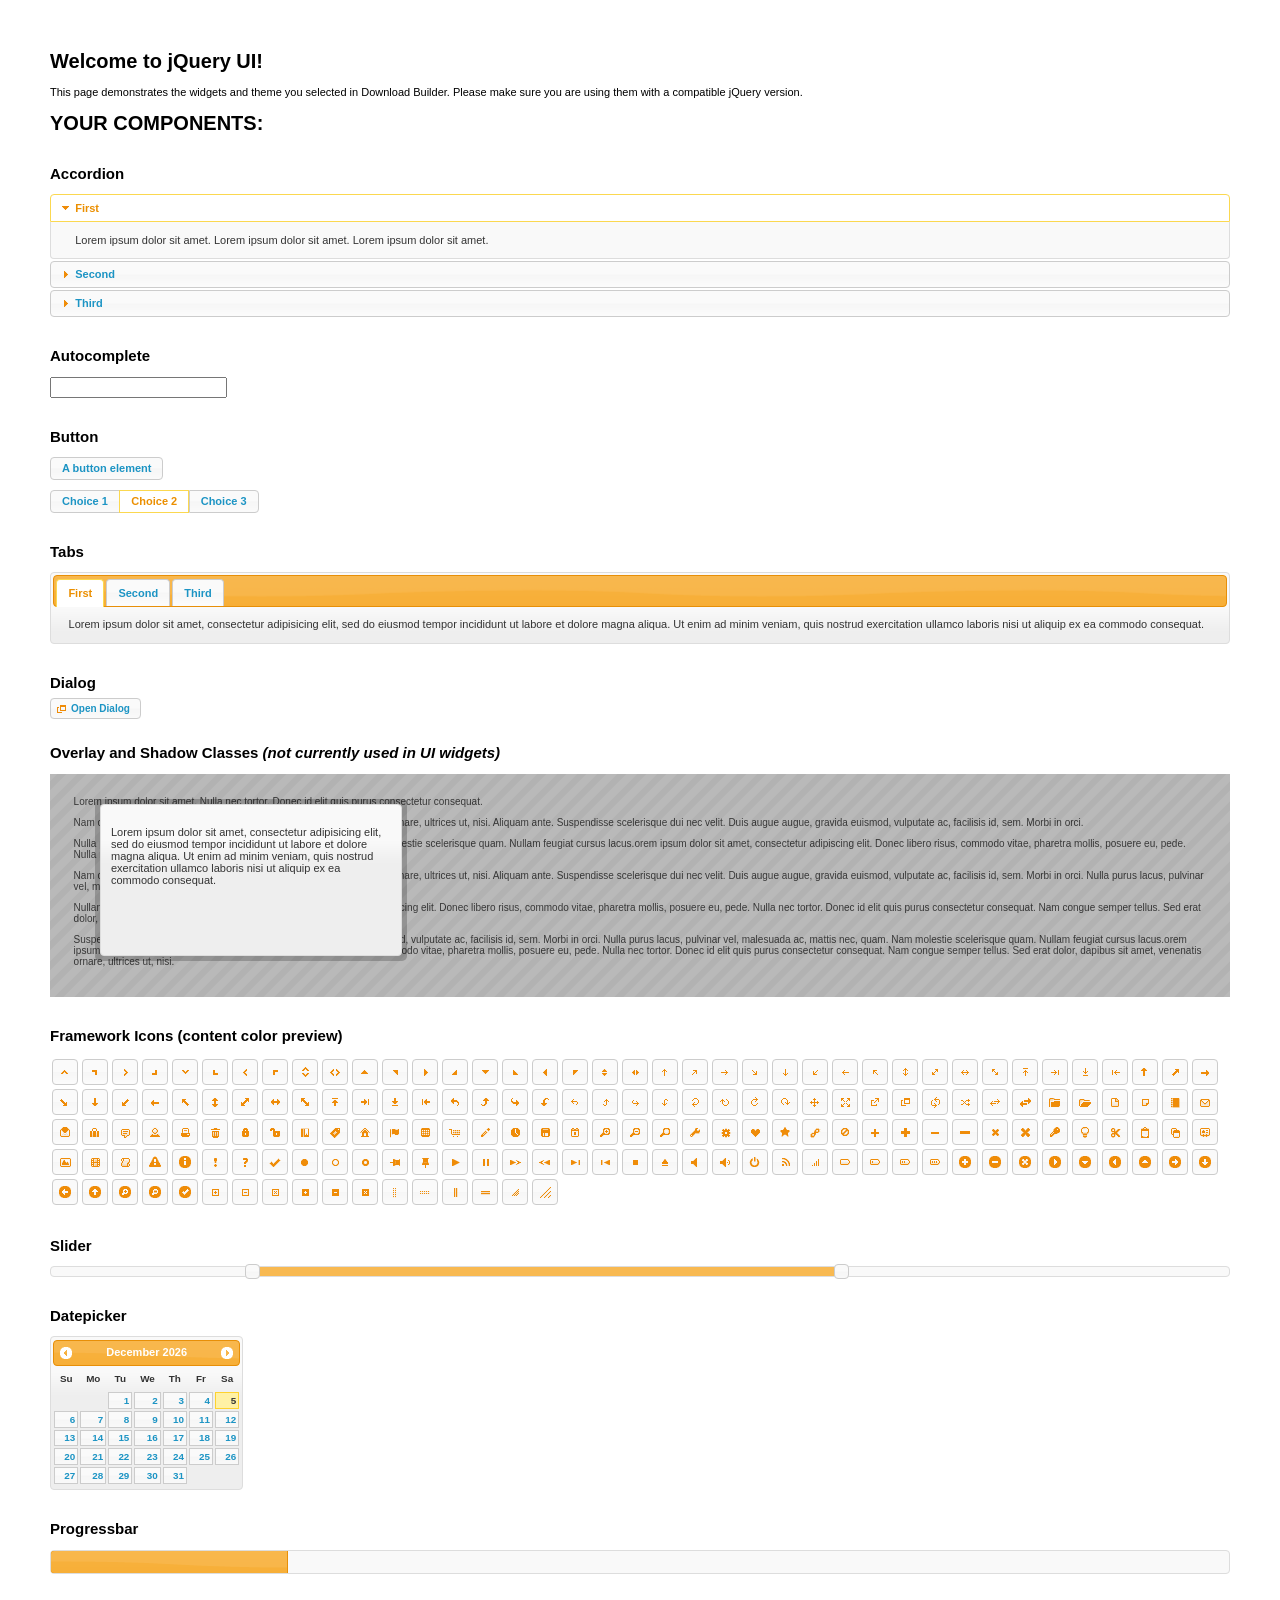
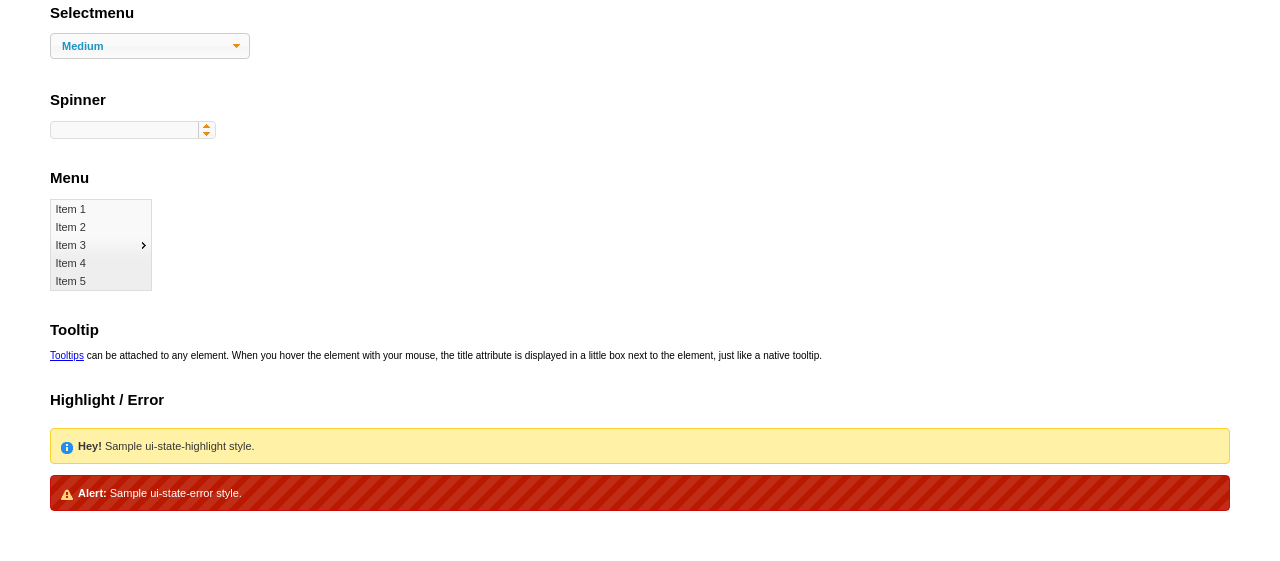
<file: jquery-ui-1.11.4/index.html>
<!doctype html>
<html lang="us">
<head>
	<meta charset="utf-8">
	<title>jQuery UI Example Page</title>
	<link href="jquery-ui.css" rel="stylesheet">
	<style>
	body{
		font: 62.5% "Trebuchet MS", sans-serif;
		margin: 50px;
	}
	.demoHeaders {
		margin-top: 2em;
	}
	#dialog-link {
		padding: .4em 1em .4em 20px;
		text-decoration: none;
		position: relative;
	}
	#dialog-link span.ui-icon {
		margin: 0 5px 0 0;
		position: absolute;
		left: .2em;
		top: 50%;
		margin-top: -8px;
	}
	#icons {
		margin: 0;
		padding: 0;
	}
	#icons li {
		margin: 2px;
		position: relative;
		padding: 4px 0;
		cursor: pointer;
		float: left;
		list-style: none;
	}
	#icons span.ui-icon {
		float: left;
		margin: 0 4px;
	}
	.fakewindowcontain .ui-widget-overlay {
		position: absolute;
	}
	select {
		width: 200px;
	}
	</style>
</head>
<body>

<h1>Welcome to jQuery UI!</h1>

<div class="ui-widget">
	<p>This page demonstrates the widgets and theme you selected in Download Builder. Please make sure you are using them with a compatible jQuery version.</p>
</div>

<h1>YOUR COMPONENTS:</h1>


<!-- Accordion -->
<h2 class="demoHeaders">Accordion</h2>
<div id="accordion">
	<h3>First</h3>
	<div>Lorem ipsum dolor sit amet. Lorem ipsum dolor sit amet. Lorem ipsum dolor sit amet.</div>
	<h3>Second</h3>
	<div>Phasellus mattis tincidunt nibh.</div>
	<h3>Third</h3>
	<div>Nam dui erat, auctor a, dignissim quis.</div>
</div>



<!-- Autocomplete -->
<h2 class="demoHeaders">Autocomplete</h2>
<div>
	<input id="autocomplete" title="type &quot;a&quot;">
</div>



<!-- Button -->
<h2 class="demoHeaders">Button</h2>
<button id="button">A button element</button>
<form style="margin-top: 1em;">
	<div id="radioset">
		<input type="radio" id="radio1" name="radio"><label for="radio1">Choice 1</label>
		<input type="radio" id="radio2" name="radio" checked="checked"><label for="radio2">Choice 2</label>
		<input type="radio" id="radio3" name="radio"><label for="radio3">Choice 3</label>
	</div>
</form>



<!-- Tabs -->
<h2 class="demoHeaders">Tabs</h2>
<div id="tabs">
	<ul>
		<li><a href="#tabs-1">First</a></li>
		<li><a href="#tabs-2">Second</a></li>
		<li><a href="#tabs-3">Third</a></li>
	</ul>
	<div id="tabs-1">Lorem ipsum dolor sit amet, consectetur adipisicing elit, sed do eiusmod tempor incididunt ut labore et dolore magna aliqua. Ut enim ad minim veniam, quis nostrud exercitation ullamco laboris nisi ut aliquip ex ea commodo consequat.</div>
	<div id="tabs-2">Phasellus mattis tincidunt nibh. Cras orci urna, blandit id, pretium vel, aliquet ornare, felis. Maecenas scelerisque sem non nisl. Fusce sed lorem in enim dictum bibendum.</div>
	<div id="tabs-3">Nam dui erat, auctor a, dignissim quis, sollicitudin eu, felis. Pellentesque nisi urna, interdum eget, sagittis et, consequat vestibulum, lacus. Mauris porttitor ullamcorper augue.</div>
</div>



<!-- Dialog NOTE: Dialog is not generated by UI in this demo so it can be visually styled in themeroller-->
<h2 class="demoHeaders">Dialog</h2>
<p><a href="#" id="dialog-link" class="ui-state-default ui-corner-all"><span class="ui-icon ui-icon-newwin"></span>Open Dialog</a></p>

<h2 class="demoHeaders">Overlay and Shadow Classes <em>(not currently used in UI widgets)</em></h2>
<div style="position: relative; width: 96%; height: 200px; padding:1% 2%; overflow:hidden;" class="fakewindowcontain">
	<p>Lorem ipsum dolor sit amet,  Nulla nec tortor. Donec id elit quis purus consectetur consequat. </p><p>Nam congue semper tellus. Sed erat dolor, dapibus sit amet, venenatis ornare, ultrices ut, nisi. Aliquam ante. Suspendisse scelerisque dui nec velit. Duis augue augue, gravida euismod, vulputate ac, facilisis id, sem. Morbi in orci. </p><p>Nulla purus lacus, pulvinar vel, malesuada ac, mattis nec, quam. Nam molestie scelerisque quam. Nullam feugiat cursus lacus.orem ipsum dolor sit amet, consectetur adipiscing elit. Donec libero risus, commodo vitae, pharetra mollis, posuere eu, pede. Nulla nec tortor. Donec id elit quis purus consectetur consequat. </p><p>Nam congue semper tellus. Sed erat dolor, dapibus sit amet, venenatis ornare, ultrices ut, nisi. Aliquam ante. Suspendisse scelerisque dui nec velit. Duis augue augue, gravida euismod, vulputate ac, facilisis id, sem. Morbi in orci. Nulla purus lacus, pulvinar vel, malesuada ac, mattis nec, quam. Nam molestie scelerisque quam. </p><p>Nullam feugiat cursus lacus.orem ipsum dolor sit amet, consectetur adipiscing elit. Donec libero risus, commodo vitae, pharetra mollis, posuere eu, pede. Nulla nec tortor. Donec id elit quis purus consectetur consequat. Nam congue semper tellus. Sed erat dolor, dapibus sit amet, venenatis ornare, ultrices ut, nisi. Aliquam ante. </p><p>Suspendisse scelerisque dui nec velit. Duis augue augue, gravida euismod, vulputate ac, facilisis id, sem. Morbi in orci. Nulla purus lacus, pulvinar vel, malesuada ac, mattis nec, quam. Nam molestie scelerisque quam. Nullam feugiat cursus lacus.orem ipsum dolor sit amet, consectetur adipiscing elit. Donec libero risus, commodo vitae, pharetra mollis, posuere eu, pede. Nulla nec tortor. Donec id elit quis purus consectetur consequat. Nam congue semper tellus. Sed erat dolor, dapibus sit amet, venenatis ornare, ultrices ut, nisi. </p>

	<!-- ui-dialog -->
	<div class="ui-overlay"><div class="ui-widget-overlay"></div><div class="ui-widget-shadow ui-corner-all" style="width: 302px; height: 152px; position: absolute; left: 50px; top: 30px;"></div></div>
	<div style="position: absolute; width: 280px; height: 130px;left: 50px; top: 30px; padding: 10px;" class="ui-widget ui-widget-content ui-corner-all">
		<div class="ui-dialog-content ui-widget-content" style="background: none; border: 0;">
			<p>Lorem ipsum dolor sit amet, consectetur adipisicing elit, sed do eiusmod tempor incididunt ut labore et dolore magna aliqua. Ut enim ad minim veniam, quis nostrud exercitation ullamco laboris nisi ut aliquip ex ea commodo consequat.</p>
		</div>
	</div>

</div>

<!-- ui-dialog -->
<div id="dialog" title="Dialog Title">
	<p>Lorem ipsum dolor sit amet, consectetur adipisicing elit, sed do eiusmod tempor incididunt ut labore et dolore magna aliqua. Ut enim ad minim veniam, quis nostrud exercitation ullamco laboris nisi ut aliquip ex ea commodo consequat.</p>
</div>



<h2 class="demoHeaders">Framework Icons (content color preview)</h2>
<ul id="icons" class="ui-widget ui-helper-clearfix">
	<li class="ui-state-default ui-corner-all" title=".ui-icon-carat-1-n"><span class="ui-icon ui-icon-carat-1-n"></span></li>
	<li class="ui-state-default ui-corner-all" title=".ui-icon-carat-1-ne"><span class="ui-icon ui-icon-carat-1-ne"></span></li>
	<li class="ui-state-default ui-corner-all" title=".ui-icon-carat-1-e"><span class="ui-icon ui-icon-carat-1-e"></span></li>
	<li class="ui-state-default ui-corner-all" title=".ui-icon-carat-1-se"><span class="ui-icon ui-icon-carat-1-se"></span></li>
	<li class="ui-state-default ui-corner-all" title=".ui-icon-carat-1-s"><span class="ui-icon ui-icon-carat-1-s"></span></li>
	<li class="ui-state-default ui-corner-all" title=".ui-icon-carat-1-sw"><span class="ui-icon ui-icon-carat-1-sw"></span></li>
	<li class="ui-state-default ui-corner-all" title=".ui-icon-carat-1-w"><span class="ui-icon ui-icon-carat-1-w"></span></li>
	<li class="ui-state-default ui-corner-all" title=".ui-icon-carat-1-nw"><span class="ui-icon ui-icon-carat-1-nw"></span></li>
	<li class="ui-state-default ui-corner-all" title=".ui-icon-carat-2-n-s"><span class="ui-icon ui-icon-carat-2-n-s"></span></li>
	<li class="ui-state-default ui-corner-all" title=".ui-icon-carat-2-e-w"><span class="ui-icon ui-icon-carat-2-e-w"></span></li>
	<li class="ui-state-default ui-corner-all" title=".ui-icon-triangle-1-n"><span class="ui-icon ui-icon-triangle-1-n"></span></li>
	<li class="ui-state-default ui-corner-all" title=".ui-icon-triangle-1-ne"><span class="ui-icon ui-icon-triangle-1-ne"></span></li>
	<li class="ui-state-default ui-corner-all" title=".ui-icon-triangle-1-e"><span class="ui-icon ui-icon-triangle-1-e"></span></li>
	<li class="ui-state-default ui-corner-all" title=".ui-icon-triangle-1-se"><span class="ui-icon ui-icon-triangle-1-se"></span></li>
	<li class="ui-state-default ui-corner-all" title=".ui-icon-triangle-1-s"><span class="ui-icon ui-icon-triangle-1-s"></span></li>
	<li class="ui-state-default ui-corner-all" title=".ui-icon-triangle-1-sw"><span class="ui-icon ui-icon-triangle-1-sw"></span></li>
	<li class="ui-state-default ui-corner-all" title=".ui-icon-triangle-1-w"><span class="ui-icon ui-icon-triangle-1-w"></span></li>
	<li class="ui-state-default ui-corner-all" title=".ui-icon-triangle-1-nw"><span class="ui-icon ui-icon-triangle-1-nw"></span></li>
	<li class="ui-state-default ui-corner-all" title=".ui-icon-triangle-2-n-s"><span class="ui-icon ui-icon-triangle-2-n-s"></span></li>
	<li class="ui-state-default ui-corner-all" title=".ui-icon-triangle-2-e-w"><span class="ui-icon ui-icon-triangle-2-e-w"></span></li>
	<li class="ui-state-default ui-corner-all" title=".ui-icon-arrow-1-n"><span class="ui-icon ui-icon-arrow-1-n"></span></li>
	<li class="ui-state-default ui-corner-all" title=".ui-icon-arrow-1-ne"><span class="ui-icon ui-icon-arrow-1-ne"></span></li>
	<li class="ui-state-default ui-corner-all" title=".ui-icon-arrow-1-e"><span class="ui-icon ui-icon-arrow-1-e"></span></li>
	<li class="ui-state-default ui-corner-all" title=".ui-icon-arrow-1-se"><span class="ui-icon ui-icon-arrow-1-se"></span></li>
	<li class="ui-state-default ui-corner-all" title=".ui-icon-arrow-1-s"><span class="ui-icon ui-icon-arrow-1-s"></span></li>
	<li class="ui-state-default ui-corner-all" title=".ui-icon-arrow-1-sw"><span class="ui-icon ui-icon-arrow-1-sw"></span></li>
	<li class="ui-state-default ui-corner-all" title=".ui-icon-arrow-1-w"><span class="ui-icon ui-icon-arrow-1-w"></span></li>
	<li class="ui-state-default ui-corner-all" title=".ui-icon-arrow-1-nw"><span class="ui-icon ui-icon-arrow-1-nw"></span></li>
	<li class="ui-state-default ui-corner-all" title=".ui-icon-arrow-2-n-s"><span class="ui-icon ui-icon-arrow-2-n-s"></span></li>
	<li class="ui-state-default ui-corner-all" title=".ui-icon-arrow-2-ne-sw"><span class="ui-icon ui-icon-arrow-2-ne-sw"></span></li>
	<li class="ui-state-default ui-corner-all" title=".ui-icon-arrow-2-e-w"><span class="ui-icon ui-icon-arrow-2-e-w"></span></li>
	<li class="ui-state-default ui-corner-all" title=".ui-icon-arrow-2-se-nw"><span class="ui-icon ui-icon-arrow-2-se-nw"></span></li>
	<li class="ui-state-default ui-corner-all" title=".ui-icon-arrowstop-1-n"><span class="ui-icon ui-icon-arrowstop-1-n"></span></li>
	<li class="ui-state-default ui-corner-all" title=".ui-icon-arrowstop-1-e"><span class="ui-icon ui-icon-arrowstop-1-e"></span></li>
	<li class="ui-state-default ui-corner-all" title=".ui-icon-arrowstop-1-s"><span class="ui-icon ui-icon-arrowstop-1-s"></span></li>
	<li class="ui-state-default ui-corner-all" title=".ui-icon-arrowstop-1-w"><span class="ui-icon ui-icon-arrowstop-1-w"></span></li>
	<li class="ui-state-default ui-corner-all" title=".ui-icon-arrowthick-1-n"><span class="ui-icon ui-icon-arrowthick-1-n"></span></li>
	<li class="ui-state-default ui-corner-all" title=".ui-icon-arrowthick-1-ne"><span class="ui-icon ui-icon-arrowthick-1-ne"></span></li>
	<li class="ui-state-default ui-corner-all" title=".ui-icon-arrowthick-1-e"><span class="ui-icon ui-icon-arrowthick-1-e"></span></li>
	<li class="ui-state-default ui-corner-all" title=".ui-icon-arrowthick-1-se"><span class="ui-icon ui-icon-arrowthick-1-se"></span></li>
	<li class="ui-state-default ui-corner-all" title=".ui-icon-arrowthick-1-s"><span class="ui-icon ui-icon-arrowthick-1-s"></span></li>
	<li class="ui-state-default ui-corner-all" title=".ui-icon-arrowthick-1-sw"><span class="ui-icon ui-icon-arrowthick-1-sw"></span></li>
	<li class="ui-state-default ui-corner-all" title=".ui-icon-arrowthick-1-w"><span class="ui-icon ui-icon-arrowthick-1-w"></span></li>
	<li class="ui-state-default ui-corner-all" title=".ui-icon-arrowthick-1-nw"><span class="ui-icon ui-icon-arrowthick-1-nw"></span></li>
	<li class="ui-state-default ui-corner-all" title=".ui-icon-arrowthick-2-n-s"><span class="ui-icon ui-icon-arrowthick-2-n-s"></span></li>
	<li class="ui-state-default ui-corner-all" title=".ui-icon-arrowthick-2-ne-sw"><span class="ui-icon ui-icon-arrowthick-2-ne-sw"></span></li>
	<li class="ui-state-default ui-corner-all" title=".ui-icon-arrowthick-2-e-w"><span class="ui-icon ui-icon-arrowthick-2-e-w"></span></li>
	<li class="ui-state-default ui-corner-all" title=".ui-icon-arrowthick-2-se-nw"><span class="ui-icon ui-icon-arrowthick-2-se-nw"></span></li>
	<li class="ui-state-default ui-corner-all" title=".ui-icon-arrowthickstop-1-n"><span class="ui-icon ui-icon-arrowthickstop-1-n"></span></li>
	<li class="ui-state-default ui-corner-all" title=".ui-icon-arrowthickstop-1-e"><span class="ui-icon ui-icon-arrowthickstop-1-e"></span></li>
	<li class="ui-state-default ui-corner-all" title=".ui-icon-arrowthickstop-1-s"><span class="ui-icon ui-icon-arrowthickstop-1-s"></span></li>
	<li class="ui-state-default ui-corner-all" title=".ui-icon-arrowthickstop-1-w"><span class="ui-icon ui-icon-arrowthickstop-1-w"></span></li>
	<li class="ui-state-default ui-corner-all" title=".ui-icon-arrowreturnthick-1-w"><span class="ui-icon ui-icon-arrowreturnthick-1-w"></span></li>
	<li class="ui-state-default ui-corner-all" title=".ui-icon-arrowreturnthick-1-n"><span class="ui-icon ui-icon-arrowreturnthick-1-n"></span></li>
	<li class="ui-state-default ui-corner-all" title=".ui-icon-arrowreturnthick-1-e"><span class="ui-icon ui-icon-arrowreturnthick-1-e"></span></li>
	<li class="ui-state-default ui-corner-all" title=".ui-icon-arrowreturnthick-1-s"><span class="ui-icon ui-icon-arrowreturnthick-1-s"></span></li>
	<li class="ui-state-default ui-corner-all" title=".ui-icon-arrowreturn-1-w"><span class="ui-icon ui-icon-arrowreturn-1-w"></span></li>
	<li class="ui-state-default ui-corner-all" title=".ui-icon-arrowreturn-1-n"><span class="ui-icon ui-icon-arrowreturn-1-n"></span></li>
	<li class="ui-state-default ui-corner-all" title=".ui-icon-arrowreturn-1-e"><span class="ui-icon ui-icon-arrowreturn-1-e"></span></li>
	<li class="ui-state-default ui-corner-all" title=".ui-icon-arrowreturn-1-s"><span class="ui-icon ui-icon-arrowreturn-1-s"></span></li>
	<li class="ui-state-default ui-corner-all" title=".ui-icon-arrowrefresh-1-w"><span class="ui-icon ui-icon-arrowrefresh-1-w"></span></li>
	<li class="ui-state-default ui-corner-all" title=".ui-icon-arrowrefresh-1-n"><span class="ui-icon ui-icon-arrowrefresh-1-n"></span></li>
	<li class="ui-state-default ui-corner-all" title=".ui-icon-arrowrefresh-1-e"><span class="ui-icon ui-icon-arrowrefresh-1-e"></span></li>
	<li class="ui-state-default ui-corner-all" title=".ui-icon-arrowrefresh-1-s"><span class="ui-icon ui-icon-arrowrefresh-1-s"></span></li>
	<li class="ui-state-default ui-corner-all" title=".ui-icon-arrow-4"><span class="ui-icon ui-icon-arrow-4"></span></li>
	<li class="ui-state-default ui-corner-all" title=".ui-icon-arrow-4-diag"><span class="ui-icon ui-icon-arrow-4-diag"></span></li>
	<li class="ui-state-default ui-corner-all" title=".ui-icon-extlink"><span class="ui-icon ui-icon-extlink"></span></li>
	<li class="ui-state-default ui-corner-all" title=".ui-icon-newwin"><span class="ui-icon ui-icon-newwin"></span></li>
	<li class="ui-state-default ui-corner-all" title=".ui-icon-refresh"><span class="ui-icon ui-icon-refresh"></span></li>
	<li class="ui-state-default ui-corner-all" title=".ui-icon-shuffle"><span class="ui-icon ui-icon-shuffle"></span></li>
	<li class="ui-state-default ui-corner-all" title=".ui-icon-transfer-e-w"><span class="ui-icon ui-icon-transfer-e-w"></span></li>
	<li class="ui-state-default ui-corner-all" title=".ui-icon-transferthick-e-w"><span class="ui-icon ui-icon-transferthick-e-w"></span></li>
	<li class="ui-state-default ui-corner-all" title=".ui-icon-folder-collapsed"><span class="ui-icon ui-icon-folder-collapsed"></span></li>
	<li class="ui-state-default ui-corner-all" title=".ui-icon-folder-open"><span class="ui-icon ui-icon-folder-open"></span></li>
	<li class="ui-state-default ui-corner-all" title=".ui-icon-document"><span class="ui-icon ui-icon-document"></span></li>
	<li class="ui-state-default ui-corner-all" title=".ui-icon-document-b"><span class="ui-icon ui-icon-document-b"></span></li>
	<li class="ui-state-default ui-corner-all" title=".ui-icon-note"><span class="ui-icon ui-icon-note"></span></li>
	<li class="ui-state-default ui-corner-all" title=".ui-icon-mail-closed"><span class="ui-icon ui-icon-mail-closed"></span></li>
	<li class="ui-state-default ui-corner-all" title=".ui-icon-mail-open"><span class="ui-icon ui-icon-mail-open"></span></li>
	<li class="ui-state-default ui-corner-all" title=".ui-icon-suitcase"><span class="ui-icon ui-icon-suitcase"></span></li>
	<li class="ui-state-default ui-corner-all" title=".ui-icon-comment"><span class="ui-icon ui-icon-comment"></span></li>
	<li class="ui-state-default ui-corner-all" title=".ui-icon-person"><span class="ui-icon ui-icon-person"></span></li>
	<li class="ui-state-default ui-corner-all" title=".ui-icon-print"><span class="ui-icon ui-icon-print"></span></li>
	<li class="ui-state-default ui-corner-all" title=".ui-icon-trash"><span class="ui-icon ui-icon-trash"></span></li>
	<li class="ui-state-default ui-corner-all" title=".ui-icon-locked"><span class="ui-icon ui-icon-locked"></span></li>
	<li class="ui-state-default ui-corner-all" title=".ui-icon-unlocked"><span class="ui-icon ui-icon-unlocked"></span></li>
	<li class="ui-state-default ui-corner-all" title=".ui-icon-bookmark"><span class="ui-icon ui-icon-bookmark"></span></li>
	<li class="ui-state-default ui-corner-all" title=".ui-icon-tag"><span class="ui-icon ui-icon-tag"></span></li>
	<li class="ui-state-default ui-corner-all" title=".ui-icon-home"><span class="ui-icon ui-icon-home"></span></li>
	<li class="ui-state-default ui-corner-all" title=".ui-icon-flag"><span class="ui-icon ui-icon-flag"></span></li>
	<li class="ui-state-default ui-corner-all" title=".ui-icon-calculator"><span class="ui-icon ui-icon-calculator"></span></li>
	<li class="ui-state-default ui-corner-all" title=".ui-icon-cart"><span class="ui-icon ui-icon-cart"></span></li>
	<li class="ui-state-default ui-corner-all" title=".ui-icon-pencil"><span class="ui-icon ui-icon-pencil"></span></li>
	<li class="ui-state-default ui-corner-all" title=".ui-icon-clock"><span class="ui-icon ui-icon-clock"></span></li>
	<li class="ui-state-default ui-corner-all" title=".ui-icon-disk"><span class="ui-icon ui-icon-disk"></span></li>
	<li class="ui-state-default ui-corner-all" title=".ui-icon-calendar"><span class="ui-icon ui-icon-calendar"></span></li>
	<li class="ui-state-default ui-corner-all" title=".ui-icon-zoomin"><span class="ui-icon ui-icon-zoomin"></span></li>
	<li class="ui-state-default ui-corner-all" title=".ui-icon-zoomout"><span class="ui-icon ui-icon-zoomout"></span></li>
	<li class="ui-state-default ui-corner-all" title=".ui-icon-search"><span class="ui-icon ui-icon-search"></span></li>
	<li class="ui-state-default ui-corner-all" title=".ui-icon-wrench"><span class="ui-icon ui-icon-wrench"></span></li>
	<li class="ui-state-default ui-corner-all" title=".ui-icon-gear"><span class="ui-icon ui-icon-gear"></span></li>
	<li class="ui-state-default ui-corner-all" title=".ui-icon-heart"><span class="ui-icon ui-icon-heart"></span></li>
	<li class="ui-state-default ui-corner-all" title=".ui-icon-star"><span class="ui-icon ui-icon-star"></span></li>
	<li class="ui-state-default ui-corner-all" title=".ui-icon-link"><span class="ui-icon ui-icon-link"></span></li>
	<li class="ui-state-default ui-corner-all" title=".ui-icon-cancel"><span class="ui-icon ui-icon-cancel"></span></li>
	<li class="ui-state-default ui-corner-all" title=".ui-icon-plus"><span class="ui-icon ui-icon-plus"></span></li>
	<li class="ui-state-default ui-corner-all" title=".ui-icon-plusthick"><span class="ui-icon ui-icon-plusthick"></span></li>
	<li class="ui-state-default ui-corner-all" title=".ui-icon-minus"><span class="ui-icon ui-icon-minus"></span></li>
	<li class="ui-state-default ui-corner-all" title=".ui-icon-minusthick"><span class="ui-icon ui-icon-minusthick"></span></li>
	<li class="ui-state-default ui-corner-all" title=".ui-icon-close"><span class="ui-icon ui-icon-close"></span></li>
	<li class="ui-state-default ui-corner-all" title=".ui-icon-closethick"><span class="ui-icon ui-icon-closethick"></span></li>
	<li class="ui-state-default ui-corner-all" title=".ui-icon-key"><span class="ui-icon ui-icon-key"></span></li>
	<li class="ui-state-default ui-corner-all" title=".ui-icon-lightbulb"><span class="ui-icon ui-icon-lightbulb"></span></li>
	<li class="ui-state-default ui-corner-all" title=".ui-icon-scissors"><span class="ui-icon ui-icon-scissors"></span></li>
	<li class="ui-state-default ui-corner-all" title=".ui-icon-clipboard"><span class="ui-icon ui-icon-clipboard"></span></li>
	<li class="ui-state-default ui-corner-all" title=".ui-icon-copy"><span class="ui-icon ui-icon-copy"></span></li>
	<li class="ui-state-default ui-corner-all" title=".ui-icon-contact"><span class="ui-icon ui-icon-contact"></span></li>
	<li class="ui-state-default ui-corner-all" title=".ui-icon-image"><span class="ui-icon ui-icon-image"></span></li>
	<li class="ui-state-default ui-corner-all" title=".ui-icon-video"><span class="ui-icon ui-icon-video"></span></li>
	<li class="ui-state-default ui-corner-all" title=".ui-icon-script"><span class="ui-icon ui-icon-script"></span></li>
	<li class="ui-state-default ui-corner-all" title=".ui-icon-alert"><span class="ui-icon ui-icon-alert"></span></li>
	<li class="ui-state-default ui-corner-all" title=".ui-icon-info"><span class="ui-icon ui-icon-info"></span></li>
	<li class="ui-state-default ui-corner-all" title=".ui-icon-notice"><span class="ui-icon ui-icon-notice"></span></li>
	<li class="ui-state-default ui-corner-all" title=".ui-icon-help"><span class="ui-icon ui-icon-help"></span></li>
	<li class="ui-state-default ui-corner-all" title=".ui-icon-check"><span class="ui-icon ui-icon-check"></span></li>
	<li class="ui-state-default ui-corner-all" title=".ui-icon-bullet"><span class="ui-icon ui-icon-bullet"></span></li>
	<li class="ui-state-default ui-corner-all" title=".ui-icon-radio-off"><span class="ui-icon ui-icon-radio-off"></span></li>
	<li class="ui-state-default ui-corner-all" title=".ui-icon-radio-on"><span class="ui-icon ui-icon-radio-on"></span></li>
	<li class="ui-state-default ui-corner-all" title=".ui-icon-pin-w"><span class="ui-icon ui-icon-pin-w"></span></li>
	<li class="ui-state-default ui-corner-all" title=".ui-icon-pin-s"><span class="ui-icon ui-icon-pin-s"></span></li>
	<li class="ui-state-default ui-corner-all" title=".ui-icon-play"><span class="ui-icon ui-icon-play"></span></li>
	<li class="ui-state-default ui-corner-all" title=".ui-icon-pause"><span class="ui-icon ui-icon-pause"></span></li>
	<li class="ui-state-default ui-corner-all" title=".ui-icon-seek-next"><span class="ui-icon ui-icon-seek-next"></span></li>
	<li class="ui-state-default ui-corner-all" title=".ui-icon-seek-prev"><span class="ui-icon ui-icon-seek-prev"></span></li>
	<li class="ui-state-default ui-corner-all" title=".ui-icon-seek-end"><span class="ui-icon ui-icon-seek-end"></span></li>
	<li class="ui-state-default ui-corner-all" title=".ui-icon-seek-first"><span class="ui-icon ui-icon-seek-first"></span></li>
	<li class="ui-state-default ui-corner-all" title=".ui-icon-stop"><span class="ui-icon ui-icon-stop"></span></li>
	<li class="ui-state-default ui-corner-all" title=".ui-icon-eject"><span class="ui-icon ui-icon-eject"></span></li>
	<li class="ui-state-default ui-corner-all" title=".ui-icon-volume-off"><span class="ui-icon ui-icon-volume-off"></span></li>
	<li class="ui-state-default ui-corner-all" title=".ui-icon-volume-on"><span class="ui-icon ui-icon-volume-on"></span></li>
	<li class="ui-state-default ui-corner-all" title=".ui-icon-power"><span class="ui-icon ui-icon-power"></span></li>
	<li class="ui-state-default ui-corner-all" title=".ui-icon-signal-diag"><span class="ui-icon ui-icon-signal-diag"></span></li>
	<li class="ui-state-default ui-corner-all" title=".ui-icon-signal"><span class="ui-icon ui-icon-signal"></span></li>
	<li class="ui-state-default ui-corner-all" title=".ui-icon-battery-0"><span class="ui-icon ui-icon-battery-0"></span></li>
	<li class="ui-state-default ui-corner-all" title=".ui-icon-battery-1"><span class="ui-icon ui-icon-battery-1"></span></li>
	<li class="ui-state-default ui-corner-all" title=".ui-icon-battery-2"><span class="ui-icon ui-icon-battery-2"></span></li>
	<li class="ui-state-default ui-corner-all" title=".ui-icon-battery-3"><span class="ui-icon ui-icon-battery-3"></span></li>
	<li class="ui-state-default ui-corner-all" title=".ui-icon-circle-plus"><span class="ui-icon ui-icon-circle-plus"></span></li>
	<li class="ui-state-default ui-corner-all" title=".ui-icon-circle-minus"><span class="ui-icon ui-icon-circle-minus"></span></li>
	<li class="ui-state-default ui-corner-all" title=".ui-icon-circle-close"><span class="ui-icon ui-icon-circle-close"></span></li>
	<li class="ui-state-default ui-corner-all" title=".ui-icon-circle-triangle-e"><span class="ui-icon ui-icon-circle-triangle-e"></span></li>
	<li class="ui-state-default ui-corner-all" title=".ui-icon-circle-triangle-s"><span class="ui-icon ui-icon-circle-triangle-s"></span></li>
	<li class="ui-state-default ui-corner-all" title=".ui-icon-circle-triangle-w"><span class="ui-icon ui-icon-circle-triangle-w"></span></li>
	<li class="ui-state-default ui-corner-all" title=".ui-icon-circle-triangle-n"><span class="ui-icon ui-icon-circle-triangle-n"></span></li>
	<li class="ui-state-default ui-corner-all" title=".ui-icon-circle-arrow-e"><span class="ui-icon ui-icon-circle-arrow-e"></span></li>
	<li class="ui-state-default ui-corner-all" title=".ui-icon-circle-arrow-s"><span class="ui-icon ui-icon-circle-arrow-s"></span></li>
	<li class="ui-state-default ui-corner-all" title=".ui-icon-circle-arrow-w"><span class="ui-icon ui-icon-circle-arrow-w"></span></li>
	<li class="ui-state-default ui-corner-all" title=".ui-icon-circle-arrow-n"><span class="ui-icon ui-icon-circle-arrow-n"></span></li>
	<li class="ui-state-default ui-corner-all" title=".ui-icon-circle-zoomin"><span class="ui-icon ui-icon-circle-zoomin"></span></li>
	<li class="ui-state-default ui-corner-all" title=".ui-icon-circle-zoomout"><span class="ui-icon ui-icon-circle-zoomout"></span></li>
	<li class="ui-state-default ui-corner-all" title=".ui-icon-circle-check"><span class="ui-icon ui-icon-circle-check"></span></li>
	<li class="ui-state-default ui-corner-all" title=".ui-icon-circlesmall-plus"><span class="ui-icon ui-icon-circlesmall-plus"></span></li>
	<li class="ui-state-default ui-corner-all" title=".ui-icon-circlesmall-minus"><span class="ui-icon ui-icon-circlesmall-minus"></span></li>
	<li class="ui-state-default ui-corner-all" title=".ui-icon-circlesmall-close"><span class="ui-icon ui-icon-circlesmall-close"></span></li>
	<li class="ui-state-default ui-corner-all" title=".ui-icon-squaresmall-plus"><span class="ui-icon ui-icon-squaresmall-plus"></span></li>
	<li class="ui-state-default ui-corner-all" title=".ui-icon-squaresmall-minus"><span class="ui-icon ui-icon-squaresmall-minus"></span></li>
	<li class="ui-state-default ui-corner-all" title=".ui-icon-squaresmall-close"><span class="ui-icon ui-icon-squaresmall-close"></span></li>
	<li class="ui-state-default ui-corner-all" title=".ui-icon-grip-dotted-vertical"><span class="ui-icon ui-icon-grip-dotted-vertical"></span></li>
	<li class="ui-state-default ui-corner-all" title=".ui-icon-grip-dotted-horizontal"><span class="ui-icon ui-icon-grip-dotted-horizontal"></span></li>
	<li class="ui-state-default ui-corner-all" title=".ui-icon-grip-solid-vertical"><span class="ui-icon ui-icon-grip-solid-vertical"></span></li>
	<li class="ui-state-default ui-corner-all" title=".ui-icon-grip-solid-horizontal"><span class="ui-icon ui-icon-grip-solid-horizontal"></span></li>
	<li class="ui-state-default ui-corner-all" title=".ui-icon-gripsmall-diagonal-se"><span class="ui-icon ui-icon-gripsmall-diagonal-se"></span></li>
	<li class="ui-state-default ui-corner-all" title=".ui-icon-grip-diagonal-se"><span class="ui-icon ui-icon-grip-diagonal-se"></span></li>
</ul>


<!-- Slider -->
<h2 class="demoHeaders">Slider</h2>
<div id="slider"></div>



<!-- Datepicker -->
<h2 class="demoHeaders">Datepicker</h2>
<div id="datepicker"></div>



<!-- Progressbar -->
<h2 class="demoHeaders">Progressbar</h2>
<div id="progressbar"></div>



<!-- Progressbar -->
<h2 class="demoHeaders">Selectmenu</h2>
<select id="selectmenu">
	<option>Slower</option>
	<option>Slow</option>
	<option selected="selected">Medium</option>
	<option>Fast</option>
	<option>Faster</option>
</select>



<!-- Spinner -->
<h2 class="demoHeaders">Spinner</h2>
<input id="spinner">



<!-- Menu -->
<h2 class="demoHeaders">Menu</h2>
<ul style="width:100px;" id="menu">
	<li>Item 1</li>
	<li>Item 2</li>
	<li>Item 3
		<ul>
			<li>Item 3-1</li>
			<li>Item 3-2</li>
			<li>Item 3-3</li>
			<li>Item 3-4</li>
			<li>Item 3-5</li>
		</ul>
	</li>
	<li>Item 4</li>
	<li>Item 5</li>
</ul>



<!-- Tooltip -->
<h2 class="demoHeaders">Tooltip</h2>
<p id="tooltip">
	<a href="#" title="That&apos;s what this widget is">Tooltips</a> can be attached to any element. When you hover
the element with your mouse, the title attribute is displayed in a little box next to the element, just like a native tooltip.
</p>


<!-- Highlight / Error -->
<h2 class="demoHeaders">Highlight / Error</h2>
<div class="ui-widget">
	<div class="ui-state-highlight ui-corner-all" style="margin-top: 20px; padding: 0 .7em;">
		<p><span class="ui-icon ui-icon-info" style="float: left; margin-right: .3em;"></span>
		<strong>Hey!</strong> Sample ui-state-highlight style.</p>
	</div>
</div>
<br>
<div class="ui-widget">
	<div class="ui-state-error ui-corner-all" style="padding: 0 .7em;">
		<p><span class="ui-icon ui-icon-alert" style="float: left; margin-right: .3em;"></span>
		<strong>Alert:</strong> Sample ui-state-error style.</p>
	</div>
</div>

<script src="external/jquery/jquery.js"></script>
<script src="jquery-ui.js"></script>
<script>

$( "#accordion" ).accordion();



var availableTags = [
	"ActionScript",
	"AppleScript",
	"Asp",
	"BASIC",
	"C",
	"C++",
	"Clojure",
	"COBOL",
	"ColdFusion",
	"Erlang",
	"Fortran",
	"Groovy",
	"Haskell",
	"Java",
	"JavaScript",
	"Lisp",
	"Perl",
	"PHP",
	"Python",
	"Ruby",
	"Scala",
	"Scheme"
];
$( "#autocomplete" ).autocomplete({
	source: availableTags
});



$( "#button" ).button();
$( "#radioset" ).buttonset();



$( "#tabs" ).tabs();



$( "#dialog" ).dialog({
	autoOpen: false,
	width: 400,
	buttons: [
		{
			text: "Ok",
			click: function() {
				$( this ).dialog( "close" );
			}
		},
		{
			text: "Cancel",
			click: function() {
				$( this ).dialog( "close" );
			}
		}
	]
});

// Link to open the dialog
$( "#dialog-link" ).click(function( event ) {
	$( "#dialog" ).dialog( "open" );
	event.preventDefault();
});



$( "#datepicker" ).datepicker({
	inline: true
});



$( "#slider" ).slider({
	range: true,
	values: [ 17, 67 ]
});



$( "#progressbar" ).progressbar({
	value: 20
});



$( "#spinner" ).spinner();



$( "#menu" ).menu();



$( "#tooltip" ).tooltip();



$( "#selectmenu" ).selectmenu();


// Hover states on the static widgets
$( "#dialog-link, #icons li" ).hover(
	function() {
		$( this ).addClass( "ui-state-hover" );
	},
	function() {
		$( this ).removeClass( "ui-state-hover" );
	}
);
</script>
</body>
</html>
</file>
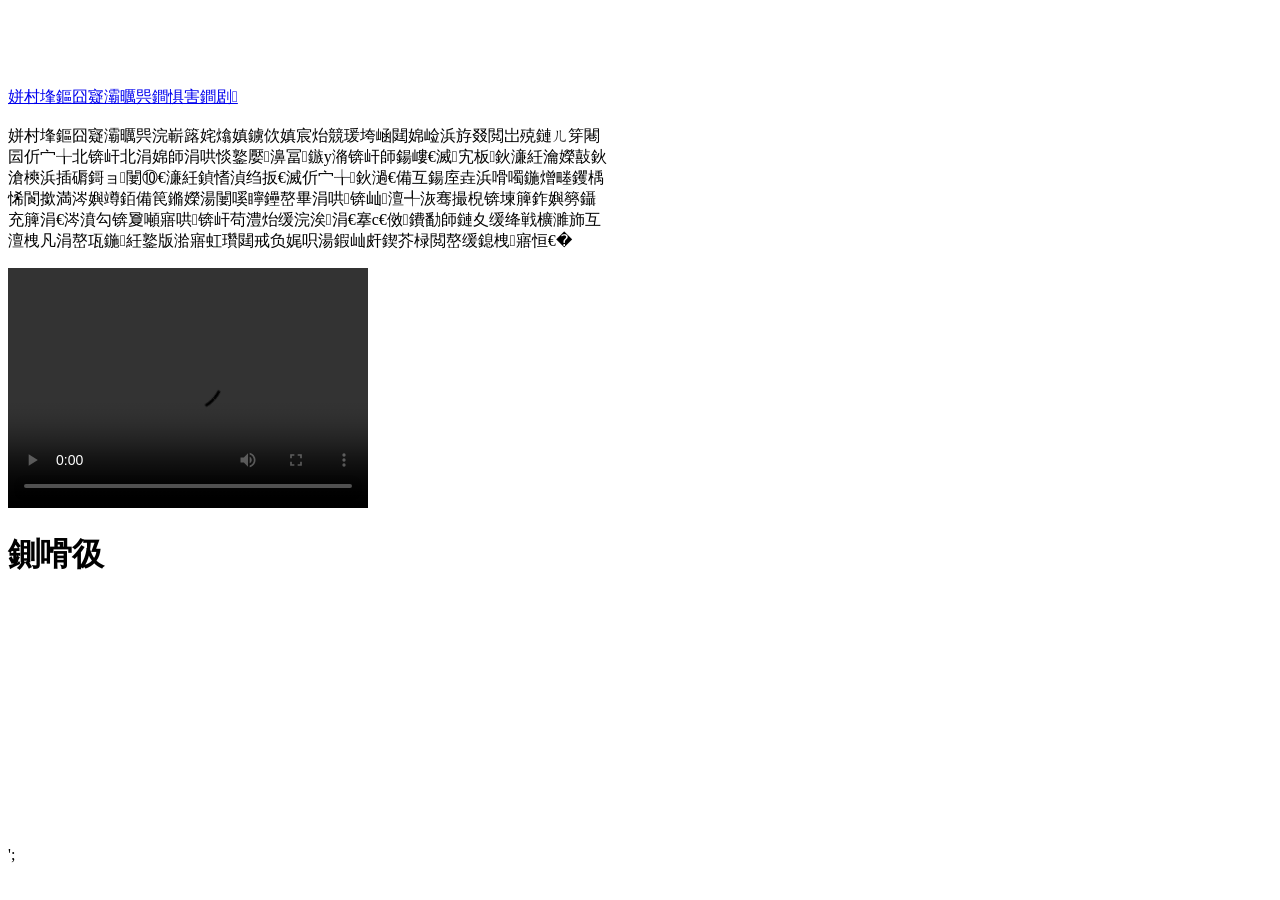
<file: describe.html>
<!DOCTYPE html>
<html>
	<head>
		<title>都江堰景区</title>
		<meta http-equiv="Content-Type" content="text/html; charset=gb2312">
	</head>
	<body style="width: 600px;">	
		<h1  style="color:#FFFFFF">简介</h1>
		<p>
			<a href="http://baike.baidu.com/subview/7379/9572580.htm#viewPageContent">水利文化展厅百度百科</a><br><br>水利文化展厅位于江苏省苏州市西南郊十五公里的木渎镇灵岩山，山上原为吴王馆娃宫旧址，原名“秀峰寺”，宋改“显亲崇报禅院”，唐朝称“灵岩寺”。以后成了净土宗著名道场之一。东晋末陆沅舍宅为寺，梁天监年间（五○二至五一九年）重建寺，并增建佛塔一座。寺的原有建筑除塔以外已不存在，现有建筑都为清末和民国时重建或增建。
		</p>
		<div style="position: relative; width: 480px;">
			<video id=0 controls width=360 height=240 autoplay>
				<source src="http://localhost:8000/try/video/dujiangyan.ogv" type='video/ogg; codecs="theora, vorbis"'/>
				<source src="http://localhost:8000/try/video/dujiangyan.webm" type='video/webm' >
				<source src="http://localhost:8000/try/video/dujiangyan.mp4" type='video/mp4'>
				<p>Video is not visible, most likely your browser does not support HTML5 video</p>
			</video>
		</div>
		<h1>历史</h1>
		<p style="color:#FFFFFF">
			寺座北朝南，西院为吴王宫遗迹。据《吴越春秋》和《越绝书》记载，越国美女西施来吴国后，深得吴王夫差宠爱，夫差在风景秀丽的灵岩山，为西施修建了富丽堂皇的“馆娃宫”。相传现灵岩寺大殿即馆娃宫遗址。宫内有一条别致的长廊，凿空廊下岩石，放一排陶甏，上铺有弹性的楩梓木板。西施与宫女们慢舞其上，发出木琴般的乐音，因名“响屉廊”。灵岩塔西面，至今尚有“响屉”遗名。<br>灵岩山顶花园，原是吴宫中的御花园。园中有月池、日池两口大井，西施常对井梳妆，以水为镜。据地方志记载，明朝一农夫在淘井时，曾发现上镌“敕”字金钗一支，传为西施遗物。
		</p>';
	</body>
</html>
</file>
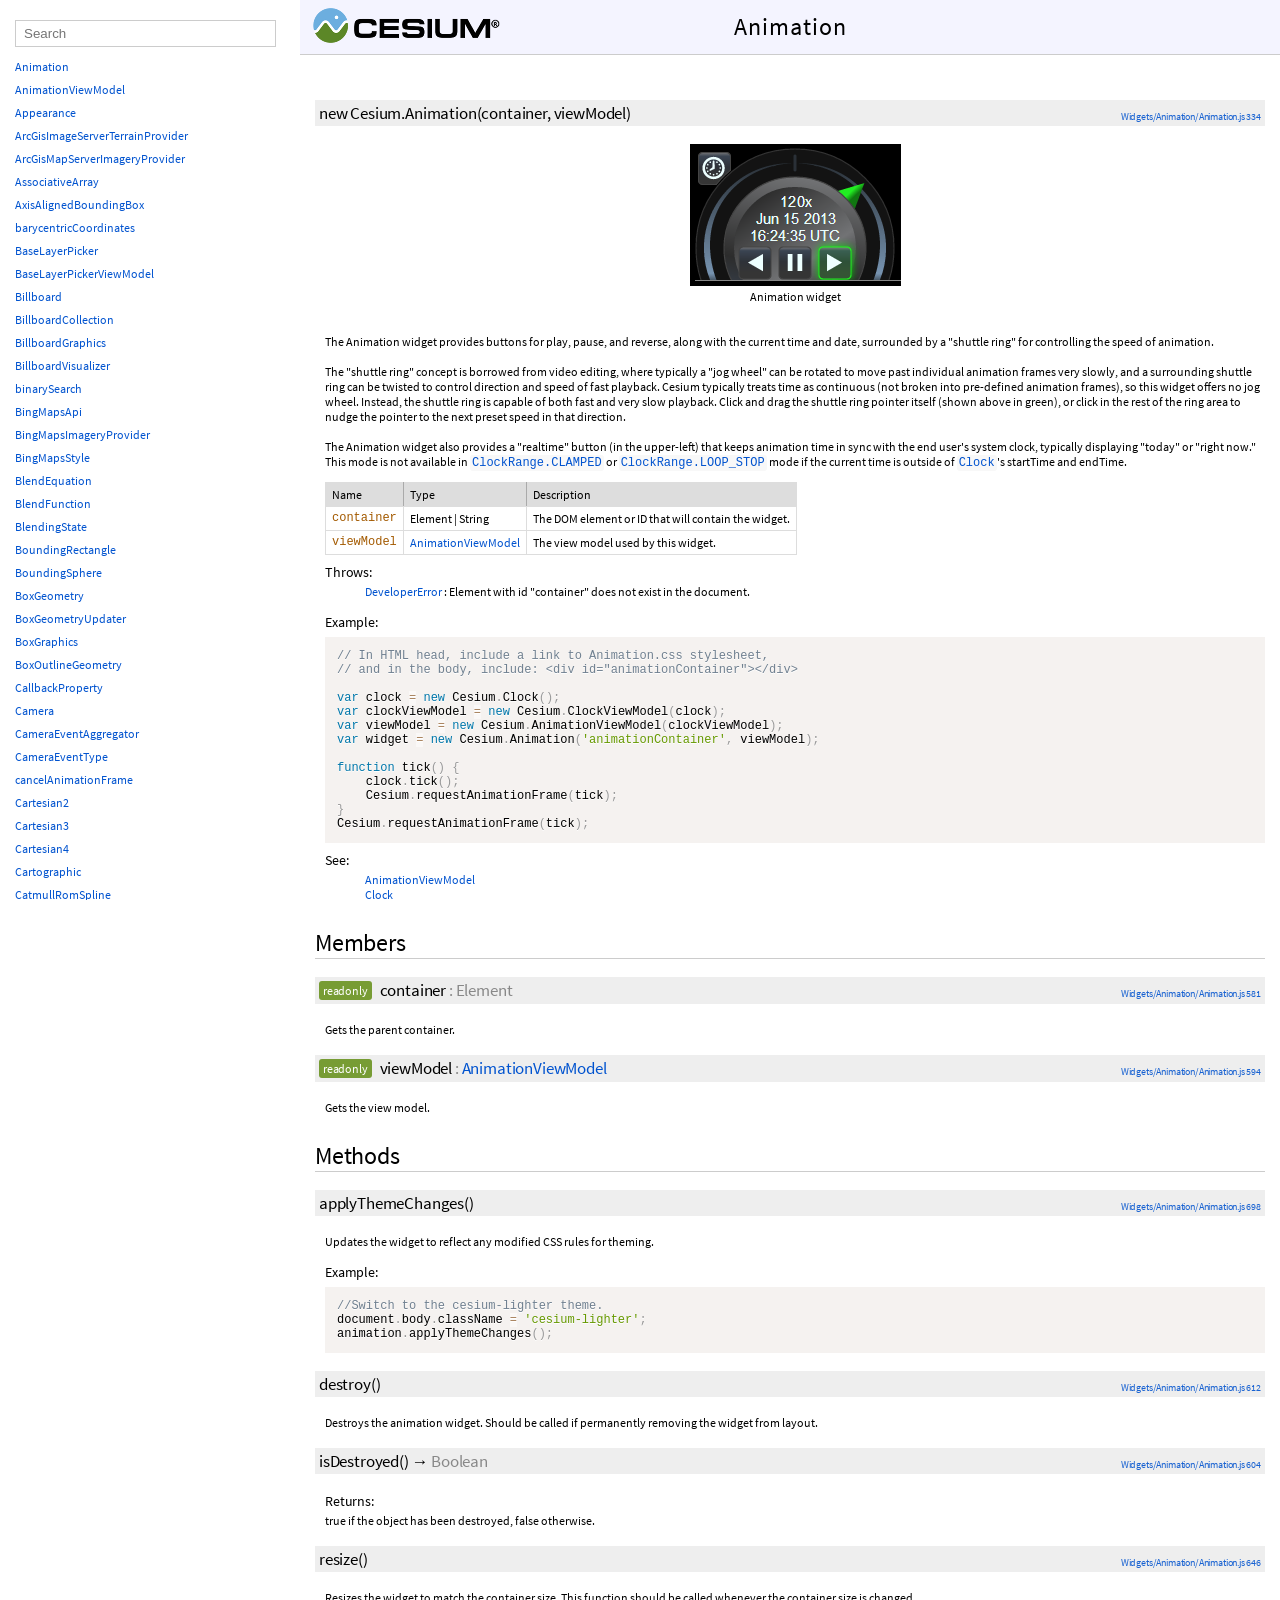
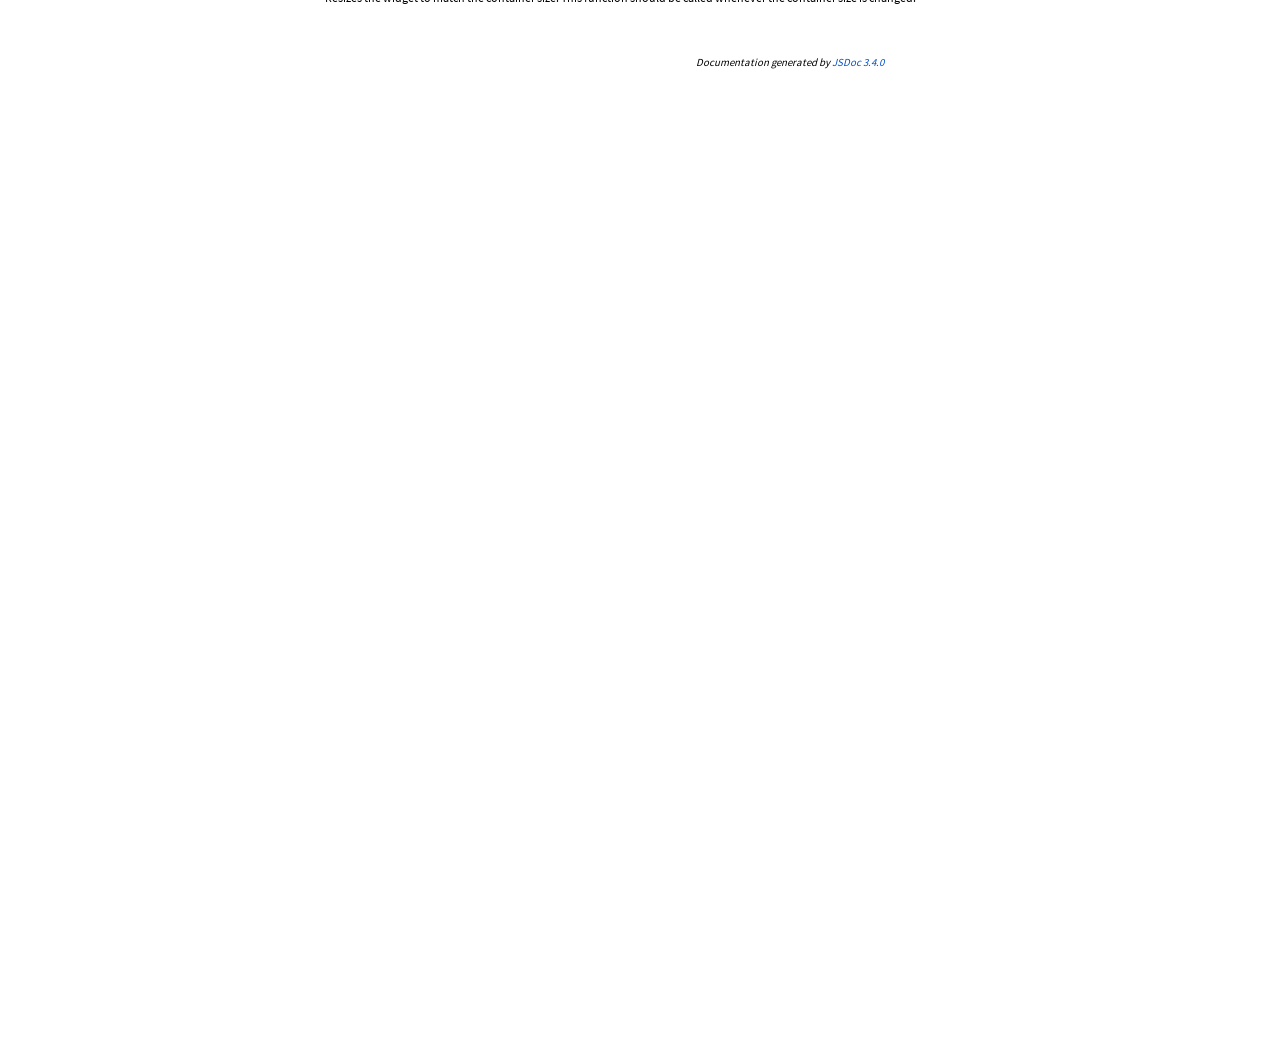
<file: Build/Documentation/Animation.html>
<!DOCTYPE html>
<html lang="en">
<head>
    <meta charset="utf-8">
    <meta http-equiv="X-UA-Compatible" content="IE=edge">
    <meta name="viewport" content="width=device-width, initial-scale=1">
    <title>Animation - Cesium Documentation</title>

    <!--[if lt IE 9]>
      <script src="javascript/html5.js"></script>
    <![endif]-->
    <link href="styles/jsdoc-default.css" rel="stylesheet">
    <link href="styles/prism.css" rel="stylesheet">
</head>
<body>

<div id="main">

    <h1 class="page-title">
        <a href="index.html"><img src="images/CesiumLogo.png" class="cesiumLogo"></a>
        Animation
        <div class="titleCenterer"></div>
    </h1>

    



<section>

<header>
    
</header>

<article>
    <div class="container-overview">
    

    
        
<dt>
    <div class="nameContainer">
    <h4 class="name" id="Animation">
        <a href="#Animation" class="doc-link"></a>
        new Cesium.Animation<span class="signature">(container, viewModel)</span>
        

<div class="source-link rightLinks">
    <a href="https://github.com/AnalyticalGraphicsInc/cesium/blob/1.17/Source/Widgets/Animation/Animation.js#L334">Widgets/Animation/Animation.js 334</a>
</div>


    </h4>

    </div>

    
</dt>
<dd>

    
    <div class="description">
        <span style="display: block; text-align: center;"><img src="images/AnimationWidget.png" width="211" height="142" alt="" /><br />Animation widget</span><br /><br />The Animation widget provides buttons for play, pause, and reverse, along with thecurrent time and date, surrounded by a "shuttle ring" for controlling the speed of animation.<br /><br />The "shuttle ring" concept is borrowed from video editing, where typically a"jog wheel" can be rotated to move past individual animation frames very slowly, anda surrounding shuttle ring can be twisted to control direction and speed of fast playback.Cesium typically treats time as continuous (not broken into pre-defined animation frames),so this widget offers no jog wheel.  Instead, the shuttle ring is capable of both fast andvery slow playback.  Click and drag the shuttle ring pointer itself (shown above in green),or click in the rest of the ring area to nudge the pointer to the next preset speed in that direction.<br /><br />The Animation widget also provides a "realtime" button (in the upper-left) that keepsanimation time in sync with the end user's system clock, typically displaying"today" or "right now."  This mode is not available in <a href="ClockRange.html#.CLAMPED"><code>ClockRange.CLAMPED</code></a> or<a href="ClockRange.html#.LOOP_STOP"><code>ClockRange.LOOP_STOP</code></a> mode if the current time is outside of <a href="Clock.html"><code>Clock</code></a>'s startTime and endTime.
    </div>
    

    

    

    

    
        

<table class="params">
    <thead>
    <tr>
        
        <th>Name</th>
        

        <th>Type</th>

        

        <th class="last">Description</th>
    </tr>
    </thead>

    <tbody>
    

        <tr>
            
                <td class="name"><code>container</code></td>
            

            <td class="type">
            
                
<span class="param-type">Element</span>
|

<span class="param-type">String</span>


            
            </td>

            

            <td class="description last">
            
                The DOM element or ID that will contain the widget.</td>
        </tr>

    

        <tr>
            
                <td class="name"><code>viewModel</code></td>
            

            <td class="type">
            
                
<span class="param-type"><a href="AnimationViewModel.html">AnimationViewModel</a></span>


            
            </td>

            

            <td class="description last">
            
                The view model used by this widget.</td>
        </tr>

    
    </tbody>
</table>
    

    

    

    

    

    

    
    <h5>Throws:</h5>
    <ul>
            <li>

    <div class="param-desc">
        
<span class="param-type"><a href="DeveloperError.html">DeveloperError</a></span>

: Element with id "container" does not exist in the document.
    </div>

</li>
        </ul>
    

    
<dl class="details">
    

    

    

    

    

    

    

    

    

    
        <h5>Example:</h5>
        
    <pre><code class="language-javascript">// In HTML head, include a link to Animation.css stylesheet,// and in the body, include: &lt;div id="animationContainer">&lt;/div>var clock = new Cesium.Clock();var clockViewModel = new Cesium.ClockViewModel(clock);var viewModel = new Cesium.AnimationViewModel(clockViewModel);var widget = new Cesium.Animation('animationContainer', viewModel);function tick() {    clock.tick();    Cesium.requestAnimationFrame(tick);}Cesium.requestAnimationFrame(tick);</code></pre>

    

    

    

    
    <h5>See:</h5>
    <ul class="see-list">
        <li><a href="AnimationViewModel.html">AnimationViewModel</a></li>
    
        <li><a href="Clock.html">Clock</a></li>
    </ul>
    

    
</dl>

</dd>

    
    </div>

    

    

    

    

    

    
        <h3 class="subsection-title">Members</h3>

        <dl>
            
<dt>
    <div class="nameContainer">
    <h4 class="name" id="container">
        <a href="#container" class="doc-link"></a>
        <span class="type-signature attribute-readonly">readonly</span>container<span class="type-signature"> : Element</span>
        

<div class="source-link rightLinks">
    <a href="https://github.com/AnalyticalGraphicsInc/cesium/blob/1.17/Source/Widgets/Animation/Animation.js#L581">Widgets/Animation/Animation.js 581</a>
</div>


    </h4>

    </div>

    
</dt>
<dd>
    
    <div class="description">
        Gets the parent container.
    </div>
    

    

    
<dl class="details">
    

    

    

    

    

    

    

    

    

    

    

    

    

    
</dl>

</dd>

        
            
<dt>
    <div class="nameContainer">
    <h4 class="name" id="viewModel">
        <a href="#viewModel" class="doc-link"></a>
        <span class="type-signature attribute-readonly">readonly</span>viewModel<span class="type-signature"> : <a href="AnimationViewModel.html">AnimationViewModel</a></span>
        

<div class="source-link rightLinks">
    <a href="https://github.com/AnalyticalGraphicsInc/cesium/blob/1.17/Source/Widgets/Animation/Animation.js#L594">Widgets/Animation/Animation.js 594</a>
</div>


    </h4>

    </div>

    
</dt>
<dd>
    
    <div class="description">
        Gets the view model.
    </div>
    

    

    
<dl class="details">
    

    

    

    

    

    

    

    

    

    

    

    

    

    
</dl>

</dd>

        </dl>
    

    
        <h3 class="subsection-title">Methods</h3>

        <dl>
            
<dt>
    <div class="nameContainer">
    <h4 class="name" id="applyThemeChanges">
        <a href="#applyThemeChanges" class="doc-link"></a>
        applyThemeChanges<span class="signature">()</span>
        

<div class="source-link rightLinks">
    <a href="https://github.com/AnalyticalGraphicsInc/cesium/blob/1.17/Source/Widgets/Animation/Animation.js#L698">Widgets/Animation/Animation.js 698</a>
</div>


    </h4>

    </div>

    
</dt>
<dd>

    
    <div class="description">
        Updates the widget to reflect any modified CSS rules for theming.
    </div>
    

    

    

    

    

    

    

    

    

    

    

    
<dl class="details">
    

    

    

    

    

    

    

    

    

    
        <h5>Example:</h5>
        
    <pre><code class="language-javascript">//Switch to the cesium-lighter theme.document.body.className = 'cesium-lighter';animation.applyThemeChanges();</code></pre>

    

    

    

    

    
</dl>

</dd>

        
            
<dt>
    <div class="nameContainer">
    <h4 class="name" id="destroy">
        <a href="#destroy" class="doc-link"></a>
        destroy<span class="signature">()</span>
        

<div class="source-link rightLinks">
    <a href="https://github.com/AnalyticalGraphicsInc/cesium/blob/1.17/Source/Widgets/Animation/Animation.js#L612">Widgets/Animation/Animation.js 612</a>
</div>


    </h4>

    </div>

    
</dt>
<dd>

    
    <div class="description">
        Destroys the animation widget.  Should be called if permanentlyremoving the widget from layout.
    </div>
    

    

    

    

    

    

    

    

    

    

    

    
<dl class="details">
    

    

    

    

    

    

    

    

    

    

    

    

    

    
</dl>

</dd>

        
            
<dt>
    <div class="nameContainer">
    <h4 class="name" id="isDestroyed">
        <a href="#isDestroyed" class="doc-link"></a>
        isDestroyed<span class="signature">()</span> &rarr; <span class="type-signature returnType">Boolean</span>
        

<div class="source-link rightLinks">
    <a href="https://github.com/AnalyticalGraphicsInc/cesium/blob/1.17/Source/Widgets/Animation/Animation.js#L604">Widgets/Animation/Animation.js 604</a>
</div>


    </h4>

    </div>

    
</dt>
<dd>

    

    

    

    

    

    

    

    

    

    
    <h5>Returns:</h5>
    
            
<div class="param-desc">
    true if the object has been destroyed, false otherwise.
</div>


        

    

    
<dl class="details">
    

    

    

    

    

    

    

    

    

    

    

    

    

    
</dl>

</dd>

        
            
<dt>
    <div class="nameContainer">
    <h4 class="name" id="resize">
        <a href="#resize" class="doc-link"></a>
        resize<span class="signature">()</span>
        

<div class="source-link rightLinks">
    <a href="https://github.com/AnalyticalGraphicsInc/cesium/blob/1.17/Source/Widgets/Animation/Animation.js#L646">Widgets/Animation/Animation.js 646</a>
</div>


    </h4>

    </div>

    
</dt>
<dd>

    
    <div class="description">
        Resizes the widget to match the container size.This function should be called whenever the container size is changed.
    </div>
    

    

    

    

    

    

    

    

    

    

    

    
<dl class="details">
    

    

    

    

    

    

    

    

    

    

    

    

    

    
</dl>

</dd>

        </dl>
    

    

    
</article>

</section>





    <footer>
        Documentation generated by <a href="https://github.com/jsdoc3/jsdoc">JSDoc 3.4.0</a>
    </footer>
</div>

<div class="nav">
    <div class="menu">
        <input type="text" class="classFilter" id="ClassFilter" placeholder="Search">
        <ul id="ClassList"><li data-name="Animation"><a href="Animation.html">Animation</a></li><li data-name="AnimationViewModel"><a href="AnimationViewModel.html">AnimationViewModel</a></li><li data-name="Appearance"><a href="Appearance.html">Appearance</a></li><li data-name="ArcGisImageServerTerrainProvider"><a href="ArcGisImageServerTerrainProvider.html">ArcGisImageServerTerrainProvider</a></li><li data-name="ArcGisMapServerImageryProvider"><a href="ArcGisMapServerImageryProvider.html">ArcGisMapServerImageryProvider</a></li><li data-name="AssociativeArray"><a href="AssociativeArray.html">AssociativeArray</a></li><li data-name="AxisAlignedBoundingBox"><a href="AxisAlignedBoundingBox.html">AxisAlignedBoundingBox</a></li><li data-name="barycentricCoordinates"><a href="barycentricCoordinates.html">barycentricCoordinates</a></li><li data-name="BaseLayerPicker"><a href="BaseLayerPicker.html">BaseLayerPicker</a></li><li data-name="BaseLayerPickerViewModel"><a href="BaseLayerPickerViewModel.html">BaseLayerPickerViewModel</a></li><li data-name="Billboard"><a href="Billboard.html">Billboard</a></li><li data-name="BillboardCollection"><a href="BillboardCollection.html">BillboardCollection</a></li><li data-name="BillboardGraphics"><a href="BillboardGraphics.html">BillboardGraphics</a></li><li data-name="BillboardVisualizer"><a href="BillboardVisualizer.html">BillboardVisualizer</a></li><li data-name="binarySearch"><a href="binarySearch.html">binarySearch</a></li><li data-name="BingMapsApi"><a href="BingMapsApi.html">BingMapsApi</a></li><li data-name="BingMapsImageryProvider"><a href="BingMapsImageryProvider.html">BingMapsImageryProvider</a></li><li data-name="BingMapsStyle"><a href="BingMapsStyle.html">BingMapsStyle</a></li><li data-name="BlendEquation"><a href="BlendEquation.html">BlendEquation</a></li><li data-name="BlendFunction"><a href="BlendFunction.html">BlendFunction</a></li><li data-name="BlendingState"><a href="BlendingState.html">BlendingState</a></li><li data-name="BoundingRectangle"><a href="BoundingRectangle.html">BoundingRectangle</a></li><li data-name="BoundingSphere"><a href="BoundingSphere.html">BoundingSphere</a></li><li data-name="BoxGeometry"><a href="BoxGeometry.html">BoxGeometry</a></li><li data-name="BoxGeometryUpdater"><a href="BoxGeometryUpdater.html">BoxGeometryUpdater</a></li><li data-name="BoxGraphics"><a href="BoxGraphics.html">BoxGraphics</a></li><li data-name="BoxOutlineGeometry"><a href="BoxOutlineGeometry.html">BoxOutlineGeometry</a></li><li data-name="CallbackProperty"><a href="CallbackProperty.html">CallbackProperty</a></li><li data-name="Camera"><a href="Camera.html">Camera</a></li><li data-name="CameraEventAggregator"><a href="CameraEventAggregator.html">CameraEventAggregator</a></li><li data-name="CameraEventType"><a href="CameraEventType.html">CameraEventType</a></li><li data-name="cancelAnimationFrame"><a href="cancelAnimationFrame.html">cancelAnimationFrame</a></li><li data-name="Cartesian2"><a href="Cartesian2.html">Cartesian2</a></li><li data-name="Cartesian3"><a href="Cartesian3.html">Cartesian3</a></li><li data-name="Cartesian4"><a href="Cartesian4.html">Cartesian4</a></li><li data-name="Cartographic"><a href="Cartographic.html">Cartographic</a></li><li data-name="CatmullRomSpline"><a href="CatmullRomSpline.html">CatmullRomSpline</a></li><li data-name="CesiumInspector"><a href="CesiumInspector.html">CesiumInspector</a></li><li data-name="CesiumInspectorViewModel"><a href="CesiumInspectorViewModel.html">CesiumInspectorViewModel</a></li><li data-name="CesiumMath"><a href="CesiumMath.html">CesiumMath</a></li><li data-name="CesiumTerrainProvider"><a href="CesiumTerrainProvider.html">CesiumTerrainProvider</a></li><li data-name="CesiumWidget"><a href="CesiumWidget.html">CesiumWidget</a></li><li data-name="CheckerboardMaterialProperty"><a href="CheckerboardMaterialProperty.html">CheckerboardMaterialProperty</a></li><li data-name="CircleGeometry"><a href="CircleGeometry.html">CircleGeometry</a></li><li data-name="CircleOutlineGeometry"><a href="CircleOutlineGeometry.html">CircleOutlineGeometry</a></li><li data-name="Clock"><a href="Clock.html">Clock</a></li><li data-name="ClockRange"><a href="ClockRange.html">ClockRange</a></li><li data-name="ClockStep"><a href="ClockStep.html">ClockStep</a></li><li data-name="ClockViewModel"><a href="ClockViewModel.html">ClockViewModel</a></li><li data-name="clone"><a href="clone.html">clone</a></li><li data-name="Color"><a href="Color.html">Color</a></li><li data-name="ColorGeometryInstanceAttribute"><a href="ColorGeometryInstanceAttribute.html">ColorGeometryInstanceAttribute</a></li><li data-name="ColorMaterialProperty"><a href="ColorMaterialProperty.html">ColorMaterialProperty</a></li><li data-name="combine"><a href="combine.html">combine</a></li><li data-name="Command"><a href="Command.html">Command</a></li><li data-name="ComponentDatatype"><a href="ComponentDatatype.html">ComponentDatatype</a></li><li data-name="CompositeEntityCollection"><a href="CompositeEntityCollection.html">CompositeEntityCollection</a></li><li data-name="CompositeMaterialProperty"><a href="CompositeMaterialProperty.html">CompositeMaterialProperty</a></li><li data-name="CompositePositionProperty"><a href="CompositePositionProperty.html">CompositePositionProperty</a></li><li data-name="CompositeProperty"><a href="CompositeProperty.html">CompositeProperty</a></li><li data-name="ConstantPositionProperty"><a href="ConstantPositionProperty.html">ConstantPositionProperty</a></li><li data-name="ConstantProperty"><a href="ConstantProperty.html">ConstantProperty</a></li><li data-name="CornerType"><a href="CornerType.html">CornerType</a></li><li data-name="CorridorGeometry"><a href="CorridorGeometry.html">CorridorGeometry</a></li><li data-name="CorridorGeometryUpdater"><a href="CorridorGeometryUpdater.html">CorridorGeometryUpdater</a></li><li data-name="CorridorGraphics"><a href="CorridorGraphics.html">CorridorGraphics</a></li><li data-name="CorridorOutlineGeometry"><a href="CorridorOutlineGeometry.html">CorridorOutlineGeometry</a></li><li data-name="createCommand"><a href="createCommand.html">createCommand</a></li><li data-name="createGuid"><a href="createGuid.html">createGuid</a></li><li data-name="createOpenStreetMapImageryProvider"><a href="createOpenStreetMapImageryProvider.html">createOpenStreetMapImageryProvider</a></li><li data-name="createTangentSpaceDebugPrimitive"><a href="createTangentSpaceDebugPrimitive.html">createTangentSpaceDebugPrimitive</a></li><li data-name="createTaskProcessorWorker"><a href="createTaskProcessorWorker.html">createTaskProcessorWorker</a></li><li data-name="Credit"><a href="Credit.html">Credit</a></li><li data-name="CreditDisplay"><a href="CreditDisplay.html">CreditDisplay</a></li><li data-name="CubicRealPolynomial"><a href="CubicRealPolynomial.html">CubicRealPolynomial</a></li><li data-name="CullFace"><a href="CullFace.html">CullFace</a></li><li data-name="CullingVolume"><a href="CullingVolume.html">CullingVolume</a></li><li data-name="CustomDataSource"><a href="CustomDataSource.html">CustomDataSource</a></li><li data-name="CylinderGeometry"><a href="CylinderGeometry.html">CylinderGeometry</a></li><li data-name="CylinderGeometryUpdater"><a href="CylinderGeometryUpdater.html">CylinderGeometryUpdater</a></li><li data-name="CylinderGraphics"><a href="CylinderGraphics.html">CylinderGraphics</a></li><li data-name="CylinderOutlineGeometry"><a href="CylinderOutlineGeometry.html">CylinderOutlineGeometry</a></li><li data-name="CzmlDataSource"><a href="CzmlDataSource.html">CzmlDataSource</a></li><li data-name="DataSource"><a href="DataSource.html">DataSource</a></li><li data-name="DataSourceClock"><a href="DataSourceClock.html">DataSourceClock</a></li><li data-name="DataSourceCollection"><a href="DataSourceCollection.html">DataSourceCollection</a></li><li data-name="DataSourceDisplay"><a href="DataSourceDisplay.html">DataSourceDisplay</a></li><li data-name="DebugAppearance"><a href="DebugAppearance.html">DebugAppearance</a></li><li data-name="DebugModelMatrixPrimitive"><a href="DebugModelMatrixPrimitive.html">DebugModelMatrixPrimitive</a></li><li data-name="DefaultProxy"><a href="DefaultProxy.html">DefaultProxy</a></li><li data-name="defaultValue"><a href="defaultValue.html">defaultValue</a></li><li data-name="defined"><a href="defined.html">defined</a></li><li data-name="definedNotNull"><a href="definedNotNull.html">definedNotNull</a></li><li data-name="DepthFunction"><a href="DepthFunction.html">DepthFunction</a></li><li data-name="destroyObject"><a href="destroyObject.html">destroyObject</a></li><li data-name="DeveloperError"><a href="DeveloperError.html">DeveloperError</a></li><li data-name="DiscardMissingTileImagePolicy"><a href="DiscardMissingTileImagePolicy.html">DiscardMissingTileImagePolicy</a></li><li data-name="DynamicGeometryUpdater"><a href="DynamicGeometryUpdater.html">DynamicGeometryUpdater</a></li><li data-name="EasingFunction"><a href="EasingFunction.html">EasingFunction</a></li><li data-name="EllipseGeometry"><a href="EllipseGeometry.html">EllipseGeometry</a></li><li data-name="EllipseGeometryUpdater"><a href="EllipseGeometryUpdater.html">EllipseGeometryUpdater</a></li><li data-name="EllipseGraphics"><a href="EllipseGraphics.html">EllipseGraphics</a></li><li data-name="EllipseOutlineGeometry"><a href="EllipseOutlineGeometry.html">EllipseOutlineGeometry</a></li><li data-name="Ellipsoid"><a href="Ellipsoid.html">Ellipsoid</a></li><li data-name="EllipsoidGeodesic"><a href="EllipsoidGeodesic.html">EllipsoidGeodesic</a></li><li data-name="EllipsoidGeometry"><a href="EllipsoidGeometry.html">EllipsoidGeometry</a></li><li data-name="EllipsoidGeometryUpdater"><a href="EllipsoidGeometryUpdater.html">EllipsoidGeometryUpdater</a></li><li data-name="EllipsoidGraphics"><a href="EllipsoidGraphics.html">EllipsoidGraphics</a></li><li data-name="EllipsoidOutlineGeometry"><a href="EllipsoidOutlineGeometry.html">EllipsoidOutlineGeometry</a></li><li data-name="EllipsoidSurfaceAppearance"><a href="EllipsoidSurfaceAppearance.html">EllipsoidSurfaceAppearance</a></li><li data-name="EllipsoidTangentPlane"><a href="EllipsoidTangentPlane.html">EllipsoidTangentPlane</a></li><li data-name="EllipsoidTerrainProvider"><a href="EllipsoidTerrainProvider.html">EllipsoidTerrainProvider</a></li><li data-name="Entity"><a href="Entity.html">Entity</a></li><li data-name="EntityCollection"><a href="EntityCollection.html">EntityCollection</a></li><li data-name="EntityView"><a href="EntityView.html">EntityView</a></li><li data-name="Event"><a href="Event.html">Event</a></li><li data-name="EventHelper"><a href="EventHelper.html">EventHelper</a></li><li data-name="ExtrapolationType"><a href="ExtrapolationType.html">ExtrapolationType</a></li><li data-name="FeatureDetection"><a href="FeatureDetection.html">FeatureDetection</a></li><li data-name="Fog"><a href="Fog.html">Fog</a></li><li data-name="formatError"><a href="formatError.html">formatError</a></li><li data-name="FrameRateMonitor"><a href="FrameRateMonitor.html">FrameRateMonitor</a></li><li data-name="Fullscreen"><a href="Fullscreen.html">Fullscreen</a></li><li data-name="FullscreenButton"><a href="FullscreenButton.html">FullscreenButton</a></li><li data-name="FullscreenButtonViewModel"><a href="FullscreenButtonViewModel.html">FullscreenButtonViewModel</a></li><li data-name="Geocoder"><a href="Geocoder.html">Geocoder</a></li><li data-name="GeocoderViewModel"><a href="GeocoderViewModel.html">GeocoderViewModel</a></li><li data-name="GeographicProjection"><a href="GeographicProjection.html">GeographicProjection</a></li><li data-name="GeographicTilingScheme"><a href="GeographicTilingScheme.html">GeographicTilingScheme</a></li><li data-name="GeoJsonDataSource"><a href="GeoJsonDataSource.html">GeoJsonDataSource</a></li><li data-name="Geometry"><a href="Geometry.html">Geometry</a></li><li data-name="GeometryAttribute"><a href="GeometryAttribute.html">GeometryAttribute</a></li><li data-name="GeometryAttributes"><a href="GeometryAttributes.html">GeometryAttributes</a></li><li data-name="GeometryInstance"><a href="GeometryInstance.html">GeometryInstance</a></li><li data-name="GeometryInstanceAttribute"><a href="GeometryInstanceAttribute.html">GeometryInstanceAttribute</a></li><li data-name="GeometryPipeline"><a href="GeometryPipeline.html">GeometryPipeline</a></li><li data-name="GeometryUpdater"><a href="GeometryUpdater.html">GeometryUpdater</a></li><li data-name="GeometryVisualizer"><a href="GeometryVisualizer.html">GeometryVisualizer</a></li><li data-name="getBaseUri"><a href="getBaseUri.html">getBaseUri</a></li><li data-name="GetFeatureInfoFormat"><a href="GetFeatureInfoFormat.html">GetFeatureInfoFormat</a></li><li data-name="getFilenameFromUri"><a href="getFilenameFromUri.html">getFilenameFromUri</a></li><li data-name="getImagePixels"><a href="getImagePixels.html">getImagePixels</a></li><li data-name="getTimestamp"><a href="getTimestamp.html">getTimestamp</a></li><li data-name="Globe"><a href="Globe.html">Globe</a></li><li data-name="GoogleEarthImageryProvider"><a href="GoogleEarthImageryProvider.html">GoogleEarthImageryProvider</a></li><li data-name="GregorianDate"><a href="GregorianDate.html">GregorianDate</a></li><li data-name="GridImageryProvider"><a href="GridImageryProvider.html">GridImageryProvider</a></li><li data-name="GridMaterialProperty"><a href="GridMaterialProperty.html">GridMaterialProperty</a></li><li data-name="GroundPrimitive"><a href="GroundPrimitive.html">GroundPrimitive</a></li><li data-name="HeadingPitchRange"><a href="HeadingPitchRange.html">HeadingPitchRange</a></li><li data-name="HeightmapTerrainData"><a href="HeightmapTerrainData.html">HeightmapTerrainData</a></li><li data-name="HeightReference"><a href="HeightReference.html">HeightReference</a></li><li data-name="HermitePolynomialApproximation"><a href="HermitePolynomialApproximation.html">HermitePolynomialApproximation</a></li><li data-name="HermiteSpline"><a href="HermiteSpline.html">HermiteSpline</a></li><li data-name="HomeButton"><a href="HomeButton.html">HomeButton</a></li><li data-name="HomeButtonViewModel"><a href="HomeButtonViewModel.html">HomeButtonViewModel</a></li><li data-name="HorizontalOrigin"><a href="HorizontalOrigin.html">HorizontalOrigin</a></li><li data-name="ImageMaterialProperty"><a href="ImageMaterialProperty.html">ImageMaterialProperty</a></li><li data-name="ImageryLayer"><a href="ImageryLayer.html">ImageryLayer</a></li><li data-name="ImageryLayerCollection"><a href="ImageryLayerCollection.html">ImageryLayerCollection</a></li><li data-name="ImageryLayerFeatureInfo"><a href="ImageryLayerFeatureInfo.html">ImageryLayerFeatureInfo</a></li><li data-name="ImageryProvider"><a href="ImageryProvider.html">ImageryProvider</a></li><li data-name="IndexDatatype"><a href="IndexDatatype.html">IndexDatatype</a></li><li data-name="InfoBox"><a href="InfoBox.html">InfoBox</a></li><li data-name="InfoBoxViewModel"><a href="InfoBoxViewModel.html">InfoBoxViewModel</a></li><li data-name="InterpolationAlgorithm"><a href="InterpolationAlgorithm.html">InterpolationAlgorithm</a></li><li data-name="Intersect"><a href="Intersect.html">Intersect</a></li><li data-name="Intersections2D"><a href="Intersections2D.html">Intersections2D</a></li><li data-name="IntersectionTests"><a href="IntersectionTests.html">IntersectionTests</a></li><li data-name="Interval"><a href="Interval.html">Interval</a></li><li data-name="isArray"><a href="isArray.html">isArray</a></li><li data-name="isLeapYear"><a href="isLeapYear.html">isLeapYear</a></li><li data-name="Iso8601"><a href="Iso8601.html">Iso8601</a></li><li data-name="JulianDate"><a href="JulianDate.html">JulianDate</a></li><li data-name="KeyboardEventModifier"><a href="KeyboardEventModifier.html">KeyboardEventModifier</a></li><li data-name="KmlDataSource"><a href="KmlDataSource.html">KmlDataSource</a></li><li data-name="KmlFeatureData"><a href="KmlFeatureData.html">KmlFeatureData</a></li><li data-name="Label"><a href="Label.html">Label</a></li><li data-name="LabelCollection"><a href="LabelCollection.html">LabelCollection</a></li><li data-name="LabelGraphics"><a href="LabelGraphics.html">LabelGraphics</a></li><li data-name="LabelStyle"><a href="LabelStyle.html">LabelStyle</a></li><li data-name="LabelVisualizer"><a href="LabelVisualizer.html">LabelVisualizer</a></li><li data-name="LagrangePolynomialApproximation"><a href="LagrangePolynomialApproximation.html">LagrangePolynomialApproximation</a></li><li data-name="LeapSecond"><a href="LeapSecond.html">LeapSecond</a></li><li data-name="LinearApproximation"><a href="LinearApproximation.html">LinearApproximation</a></li><li data-name="LinearSpline"><a href="LinearSpline.html">LinearSpline</a></li><li data-name="loadArrayBuffer"><a href="loadArrayBuffer.html">loadArrayBuffer</a></li><li data-name="loadBlob"><a href="loadBlob.html">loadBlob</a></li><li data-name="loadImage"><a href="loadImage.html">loadImage</a></li><li data-name="loadImageViaBlob"><a href="loadImageViaBlob.html">loadImageViaBlob</a></li><li data-name="loadJson"><a href="loadJson.html">loadJson</a></li><li data-name="loadJsonp"><a href="loadJsonp.html">loadJsonp</a></li><li data-name="loadText"><a href="loadText.html">loadText</a></li><li data-name="loadWithXhr"><a href="loadWithXhr.html">loadWithXhr</a></li><li data-name="loadXML"><a href="loadXML.html">loadXML</a></li><li data-name="MapboxImageryProvider"><a href="MapboxImageryProvider.html">MapboxImageryProvider</a></li><li data-name="MapProjection"><a href="MapProjection.html">MapProjection</a></li><li data-name="Material"><a href="Material.html">Material</a></li><li data-name="MaterialAppearance"><a href="MaterialAppearance.html">MaterialAppearance</a></li><li data-name="MaterialProperty"><a href="MaterialProperty.html">MaterialProperty</a></li><li data-name="Matrix2"><a href="Matrix2.html">Matrix2</a></li><li data-name="Matrix3"><a href="Matrix3.html">Matrix3</a></li><li data-name="Matrix4"><a href="Matrix4.html">Matrix4</a></li><li data-name="mergeSort"><a href="mergeSort.html">mergeSort</a></li><li data-name="Model"><a href="Model.html">Model</a></li><li data-name="ModelAnimation"><a href="ModelAnimation.html">ModelAnimation</a></li><li data-name="ModelAnimationCollection"><a href="ModelAnimationCollection.html">ModelAnimationCollection</a></li><li data-name="ModelAnimationLoop"><a href="ModelAnimationLoop.html">ModelAnimationLoop</a></li><li data-name="ModelGraphics"><a href="ModelGraphics.html">ModelGraphics</a></li><li data-name="ModelMaterial"><a href="ModelMaterial.html">ModelMaterial</a></li><li data-name="ModelMesh"><a href="ModelMesh.html">ModelMesh</a></li><li data-name="ModelNode"><a href="ModelNode.html">ModelNode</a></li><li data-name="ModelVisualizer"><a href="ModelVisualizer.html">ModelVisualizer</a></li><li data-name="Moon"><a href="Moon.html">Moon</a></li><li data-name="NavigationHelpButton"><a href="NavigationHelpButton.html">NavigationHelpButton</a></li><li data-name="NavigationHelpButtonViewModel"><a href="NavigationHelpButtonViewModel.html">NavigationHelpButtonViewModel</a></li><li data-name="NearFarScalar"><a href="NearFarScalar.html">NearFarScalar</a></li><li data-name="NeverTileDiscardPolicy"><a href="NeverTileDiscardPolicy.html">NeverTileDiscardPolicy</a></li><li data-name="NodeTransformationProperty"><a href="NodeTransformationProperty.html">NodeTransformationProperty</a></li><li data-name="objectToQuery"><a href="objectToQuery.html">objectToQuery</a></li><li data-name="Occluder"><a href="Occluder.html">Occluder</a></li><li data-name="OpenStreetMapImageryProvider"><a href="OpenStreetMapImageryProvider.html">OpenStreetMapImageryProvider</a></li><li data-name="OrientedBoundingBox"><a href="OrientedBoundingBox.html">OrientedBoundingBox</a></li><li data-name="OrthographicFrustum"><a href="OrthographicFrustum.html">OrthographicFrustum</a></li><li data-name="Packable"><a href="Packable.html">Packable</a></li><li data-name="PackableForInterpolation"><a href="PackableForInterpolation.html">PackableForInterpolation</a></li><li data-name="PathGraphics"><a href="PathGraphics.html">PathGraphics</a></li><li data-name="PathVisualizer"><a href="PathVisualizer.html">PathVisualizer</a></li><li data-name="PerformanceWatchdog"><a href="PerformanceWatchdog.html">PerformanceWatchdog</a></li><li data-name="PerformanceWatchdogViewModel"><a href="PerformanceWatchdogViewModel.html">PerformanceWatchdogViewModel</a></li><li data-name="PerInstanceColorAppearance"><a href="PerInstanceColorAppearance.html">PerInstanceColorAppearance</a></li><li data-name="PerspectiveFrustum"><a href="PerspectiveFrustum.html">PerspectiveFrustum</a></li><li data-name="PerspectiveOffCenterFrustum"><a href="PerspectiveOffCenterFrustum.html">PerspectiveOffCenterFrustum</a></li><li data-name="PinBuilder"><a href="PinBuilder.html">PinBuilder</a></li><li data-name="PixelFormat"><a href="PixelFormat.html">PixelFormat</a></li><li data-name="Plane"><a href="Plane.html">Plane</a></li><li data-name="PointGraphics"><a href="PointGraphics.html">PointGraphics</a></li><li data-name="pointInsideTriangle"><a href="pointInsideTriangle.html">pointInsideTriangle</a></li><li data-name="PointPrimitive"><a href="PointPrimitive.html">PointPrimitive</a></li><li data-name="PointPrimitiveCollection"><a href="PointPrimitiveCollection.html">PointPrimitiveCollection</a></li><li data-name="PointVisualizer"><a href="PointVisualizer.html">PointVisualizer</a></li><li data-name="PolygonGeometry"><a href="PolygonGeometry.html">PolygonGeometry</a></li><li data-name="PolygonGeometryUpdater"><a href="PolygonGeometryUpdater.html">PolygonGeometryUpdater</a></li><li data-name="PolygonGraphics"><a href="PolygonGraphics.html">PolygonGraphics</a></li><li data-name="PolygonHierarchy"><a href="PolygonHierarchy.html">PolygonHierarchy</a></li><li data-name="PolygonOutlineGeometry"><a href="PolygonOutlineGeometry.html">PolygonOutlineGeometry</a></li><li data-name="Polyline"><a href="Polyline.html">Polyline</a></li><li data-name="PolylineArrowMaterialProperty"><a href="PolylineArrowMaterialProperty.html">PolylineArrowMaterialProperty</a></li><li data-name="PolylineCollection"><a href="PolylineCollection.html">PolylineCollection</a></li><li data-name="PolylineColorAppearance"><a href="PolylineColorAppearance.html">PolylineColorAppearance</a></li><li data-name="PolylineGeometry"><a href="PolylineGeometry.html">PolylineGeometry</a></li><li data-name="PolylineGeometryUpdater"><a href="PolylineGeometryUpdater.html">PolylineGeometryUpdater</a></li><li data-name="PolylineGlowMaterialProperty"><a href="PolylineGlowMaterialProperty.html">PolylineGlowMaterialProperty</a></li><li data-name="PolylineGraphics"><a href="PolylineGraphics.html">PolylineGraphics</a></li><li data-name="PolylineMaterialAppearance"><a href="PolylineMaterialAppearance.html">PolylineMaterialAppearance</a></li><li data-name="PolylineOutlineMaterialProperty"><a href="PolylineOutlineMaterialProperty.html">PolylineOutlineMaterialProperty</a></li><li data-name="PolylineVolumeGeometry"><a href="PolylineVolumeGeometry.html">PolylineVolumeGeometry</a></li><li data-name="PolylineVolumeGeometryUpdater"><a href="PolylineVolumeGeometryUpdater.html">PolylineVolumeGeometryUpdater</a></li><li data-name="PolylineVolumeGraphics"><a href="PolylineVolumeGraphics.html">PolylineVolumeGraphics</a></li><li data-name="PolylineVolumeOutlineGeometry"><a href="PolylineVolumeOutlineGeometry.html">PolylineVolumeOutlineGeometry</a></li><li data-name="PositionProperty"><a href="PositionProperty.html">PositionProperty</a></li><li data-name="PositionPropertyArray"><a href="PositionPropertyArray.html">PositionPropertyArray</a></li><li data-name="Primitive"><a href="Primitive.html">Primitive</a></li><li data-name="PrimitiveCollection"><a href="PrimitiveCollection.html">PrimitiveCollection</a></li><li data-name="PrimitiveType"><a href="PrimitiveType.html">PrimitiveType</a></li><li data-name="Property"><a href="Property.html">Property</a></li><li data-name="PropertyArray"><a href="PropertyArray.html">PropertyArray</a></li><li data-name="PropertyBag"><a href="PropertyBag.html">PropertyBag</a></li><li data-name="ProviderViewModel"><a href="ProviderViewModel.html">ProviderViewModel</a></li><li data-name="QuadraticRealPolynomial"><a href="QuadraticRealPolynomial.html">QuadraticRealPolynomial</a></li><li data-name="QuantizedMeshTerrainData"><a href="QuantizedMeshTerrainData.html">QuantizedMeshTerrainData</a></li><li data-name="QuarticRealPolynomial"><a href="QuarticRealPolynomial.html">QuarticRealPolynomial</a></li><li data-name="Quaternion"><a href="Quaternion.html">Quaternion</a></li><li data-name="QuaternionSpline"><a href="QuaternionSpline.html">QuaternionSpline</a></li><li data-name="queryToObject"><a href="queryToObject.html">queryToObject</a></li><li data-name="Queue"><a href="Queue.html">Queue</a></li><li data-name="Ray"><a href="Ray.html">Ray</a></li><li data-name="Rectangle"><a href="Rectangle.html">Rectangle</a></li><li data-name="RectangleGeometry"><a href="RectangleGeometry.html">RectangleGeometry</a></li><li data-name="RectangleGeometryUpdater"><a href="RectangleGeometryUpdater.html">RectangleGeometryUpdater</a></li><li data-name="RectangleGraphics"><a href="RectangleGraphics.html">RectangleGraphics</a></li><li data-name="RectangleOutlineGeometry"><a href="RectangleOutlineGeometry.html">RectangleOutlineGeometry</a></li><li data-name="ReferenceFrame"><a href="ReferenceFrame.html">ReferenceFrame</a></li><li data-name="ReferenceProperty"><a href="ReferenceProperty.html">ReferenceProperty</a></li><li data-name="requestAnimationFrame"><a href="requestAnimationFrame.html">requestAnimationFrame</a></li><li data-name="RequestErrorEvent"><a href="RequestErrorEvent.html">RequestErrorEvent</a></li><li data-name="Rotation"><a href="Rotation.html">Rotation</a></li><li data-name="RuntimeError"><a href="RuntimeError.html">RuntimeError</a></li><li data-name="SampledPositionProperty"><a href="SampledPositionProperty.html">SampledPositionProperty</a></li><li data-name="SampledProperty"><a href="SampledProperty.html">SampledProperty</a></li><li data-name="sampleTerrain"><a href="sampleTerrain.html">sampleTerrain</a></li><li data-name="Scene"><a href="Scene.html">Scene</a></li><li data-name="SceneMode"><a href="SceneMode.html">SceneMode</a></li><li data-name="SceneModePicker"><a href="SceneModePicker.html">SceneModePicker</a></li><li data-name="SceneModePickerViewModel"><a href="SceneModePickerViewModel.html">SceneModePickerViewModel</a></li><li data-name="SceneTransforms"><a href="SceneTransforms.html">SceneTransforms</a></li><li data-name="ScreenSpaceCameraController"><a href="ScreenSpaceCameraController.html">ScreenSpaceCameraController</a></li><li data-name="ScreenSpaceEventHandler"><a href="ScreenSpaceEventHandler.html">ScreenSpaceEventHandler</a></li><li data-name="ScreenSpaceEventType"><a href="ScreenSpaceEventType.html">ScreenSpaceEventType</a></li><li data-name="SelectionIndicator"><a href="SelectionIndicator.html">SelectionIndicator</a></li><li data-name="SelectionIndicatorViewModel"><a href="SelectionIndicatorViewModel.html">SelectionIndicatorViewModel</a></li><li data-name="ShowGeometryInstanceAttribute"><a href="ShowGeometryInstanceAttribute.html">ShowGeometryInstanceAttribute</a></li><li data-name="Simon1994PlanetaryPositions"><a href="Simon1994PlanetaryPositions.html">Simon1994PlanetaryPositions</a></li><li data-name="SimplePolylineGeometry"><a href="SimplePolylineGeometry.html">SimplePolylineGeometry</a></li><li data-name="SingleTileImageryProvider"><a href="SingleTileImageryProvider.html">SingleTileImageryProvider</a></li><li data-name="SkyAtmosphere"><a href="SkyAtmosphere.html">SkyAtmosphere</a></li><li data-name="SkyBox"><a href="SkyBox.html">SkyBox</a></li><li data-name="SphereGeometry"><a href="SphereGeometry.html">SphereGeometry</a></li><li data-name="SphereOutlineGeometry"><a href="SphereOutlineGeometry.html">SphereOutlineGeometry</a></li><li data-name="Spherical"><a href="Spherical.html">Spherical</a></li><li data-name="Spline"><a href="Spline.html">Spline</a></li><li data-name="StencilFunction"><a href="StencilFunction.html">StencilFunction</a></li><li data-name="StencilOperation"><a href="StencilOperation.html">StencilOperation</a></li><li data-name="StripeMaterialProperty"><a href="StripeMaterialProperty.html">StripeMaterialProperty</a></li><li data-name="StripeOrientation"><a href="StripeOrientation.html">StripeOrientation</a></li><li data-name="subdivideArray"><a href="subdivideArray.html">subdivideArray</a></li><li data-name="Sun"><a href="Sun.html">Sun</a></li><li data-name="SvgPathBindingHandler"><a href="SvgPathBindingHandler.html">SvgPathBindingHandler</a></li><li data-name="TaskProcessor"><a href="TaskProcessor.html">TaskProcessor</a></li><li data-name="TerrainData"><a href="TerrainData.html">TerrainData</a></li><li data-name="TerrainProvider"><a href="TerrainProvider.html">TerrainProvider</a></li><li data-name="throttleRequestByServer"><a href="throttleRequestByServer.html">throttleRequestByServer</a></li><li data-name="TileCoordinatesImageryProvider"><a href="TileCoordinatesImageryProvider.html">TileCoordinatesImageryProvider</a></li><li data-name="TileDiscardPolicy"><a href="TileDiscardPolicy.html">TileDiscardPolicy</a></li><li data-name="TileMapServiceImageryProvider"><a href="TileMapServiceImageryProvider.html">TileMapServiceImageryProvider</a></li><li data-name="TileProviderError"><a href="TileProviderError.html">TileProviderError</a></li><li data-name="TilingScheme"><a href="TilingScheme.html">TilingScheme</a></li><li data-name="TimeInterval"><a href="TimeInterval.html">TimeInterval</a></li><li data-name="TimeIntervalCollection"><a href="TimeIntervalCollection.html">TimeIntervalCollection</a></li><li data-name="TimeIntervalCollectionPositionProperty"><a href="TimeIntervalCollectionPositionProperty.html">TimeIntervalCollectionPositionProperty</a></li><li data-name="TimeIntervalCollectionProperty"><a href="TimeIntervalCollectionProperty.html">TimeIntervalCollectionProperty</a></li><li data-name="Timeline"><a href="Timeline.html">Timeline</a></li><li data-name="TimeStandard"><a href="TimeStandard.html">TimeStandard</a></li><li data-name="ToggleButtonViewModel"><a href="ToggleButtonViewModel.html">ToggleButtonViewModel</a></li><li data-name="Transforms"><a href="Transforms.html">Transforms</a></li><li data-name="TranslationRotationScale"><a href="TranslationRotationScale.html">TranslationRotationScale</a></li><li data-name="TridiagonalSystemSolver"><a href="TridiagonalSystemSolver.html">TridiagonalSystemSolver</a></li><li data-name="UrlTemplateImageryProvider"><a href="UrlTemplateImageryProvider.html">UrlTemplateImageryProvider</a></li><li data-name="VelocityOrientationProperty"><a href="VelocityOrientationProperty.html">VelocityOrientationProperty</a></li><li data-name="VertexFormat"><a href="VertexFormat.html">VertexFormat</a></li><li data-name="VerticalOrigin"><a href="VerticalOrigin.html">VerticalOrigin</a></li><li data-name="VideoSynchronizer"><a href="VideoSynchronizer.html">VideoSynchronizer</a></li><li data-name="Viewer"><a href="Viewer.html">Viewer</a></li><li data-name="viewerCesiumInspectorMixin"><a href="viewerCesiumInspectorMixin.html">viewerCesiumInspectorMixin</a></li><li data-name="viewerDragDropMixin"><a href="viewerDragDropMixin.html">viewerDragDropMixin</a></li><li data-name="viewerPerformanceWatchdogMixin"><a href="viewerPerformanceWatchdogMixin.html">viewerPerformanceWatchdogMixin</a></li><li data-name="ViewportQuad"><a href="ViewportQuad.html">ViewportQuad</a></li><li data-name="Visibility"><a href="Visibility.html">Visibility</a></li><li data-name="Visualizer"><a href="Visualizer.html">Visualizer</a></li><li data-name="VRTheWorldTerrainProvider"><a href="VRTheWorldTerrainProvider.html">VRTheWorldTerrainProvider</a></li><li data-name="WallGeometry"><a href="WallGeometry.html">WallGeometry</a></li><li data-name="WallGeometryUpdater"><a href="WallGeometryUpdater.html">WallGeometryUpdater</a></li><li data-name="WallGraphics"><a href="WallGraphics.html">WallGraphics</a></li><li data-name="WallOutlineGeometry"><a href="WallOutlineGeometry.html">WallOutlineGeometry</a></li><li data-name="WebMapServiceImageryProvider"><a href="WebMapServiceImageryProvider.html">WebMapServiceImageryProvider</a></li><li data-name="WebMapTileServiceImageryProvider"><a href="WebMapTileServiceImageryProvider.html">WebMapTileServiceImageryProvider</a></li><li data-name="WebMercatorProjection"><a href="WebMercatorProjection.html">WebMercatorProjection</a></li><li data-name="WebMercatorTilingScheme"><a href="WebMercatorTilingScheme.html">WebMercatorTilingScheme</a></li><li data-name="WindingOrder"><a href="WindingOrder.html">WindingOrder</a></li></ul>
    </div>
</div>

<script>
if (window.frameElement) {
    document.body.className = 'embedded';

    var ele = document.createElement('a');
    ele.className = 'popout';
    ele.target = '_blank';
    ele.href = window.location.href;
    ele.title = 'Pop out';
    document.getElementById('main').appendChild(ele);
}

// Set targets on external links.  Sandcastle and GitHub shouldn't be embedded in any iframe.
Array.prototype.forEach.call(document.getElementsByTagName('a'), function(a) {
    if (/^https?:/i.test(a.getAttribute('href'))) {
        a.target='_blank';
    }
});
</script>

<script src="javascript/prism.js"></script>
<script src="javascript/cesiumDoc.js"></script>

</body>
</html>
</file>
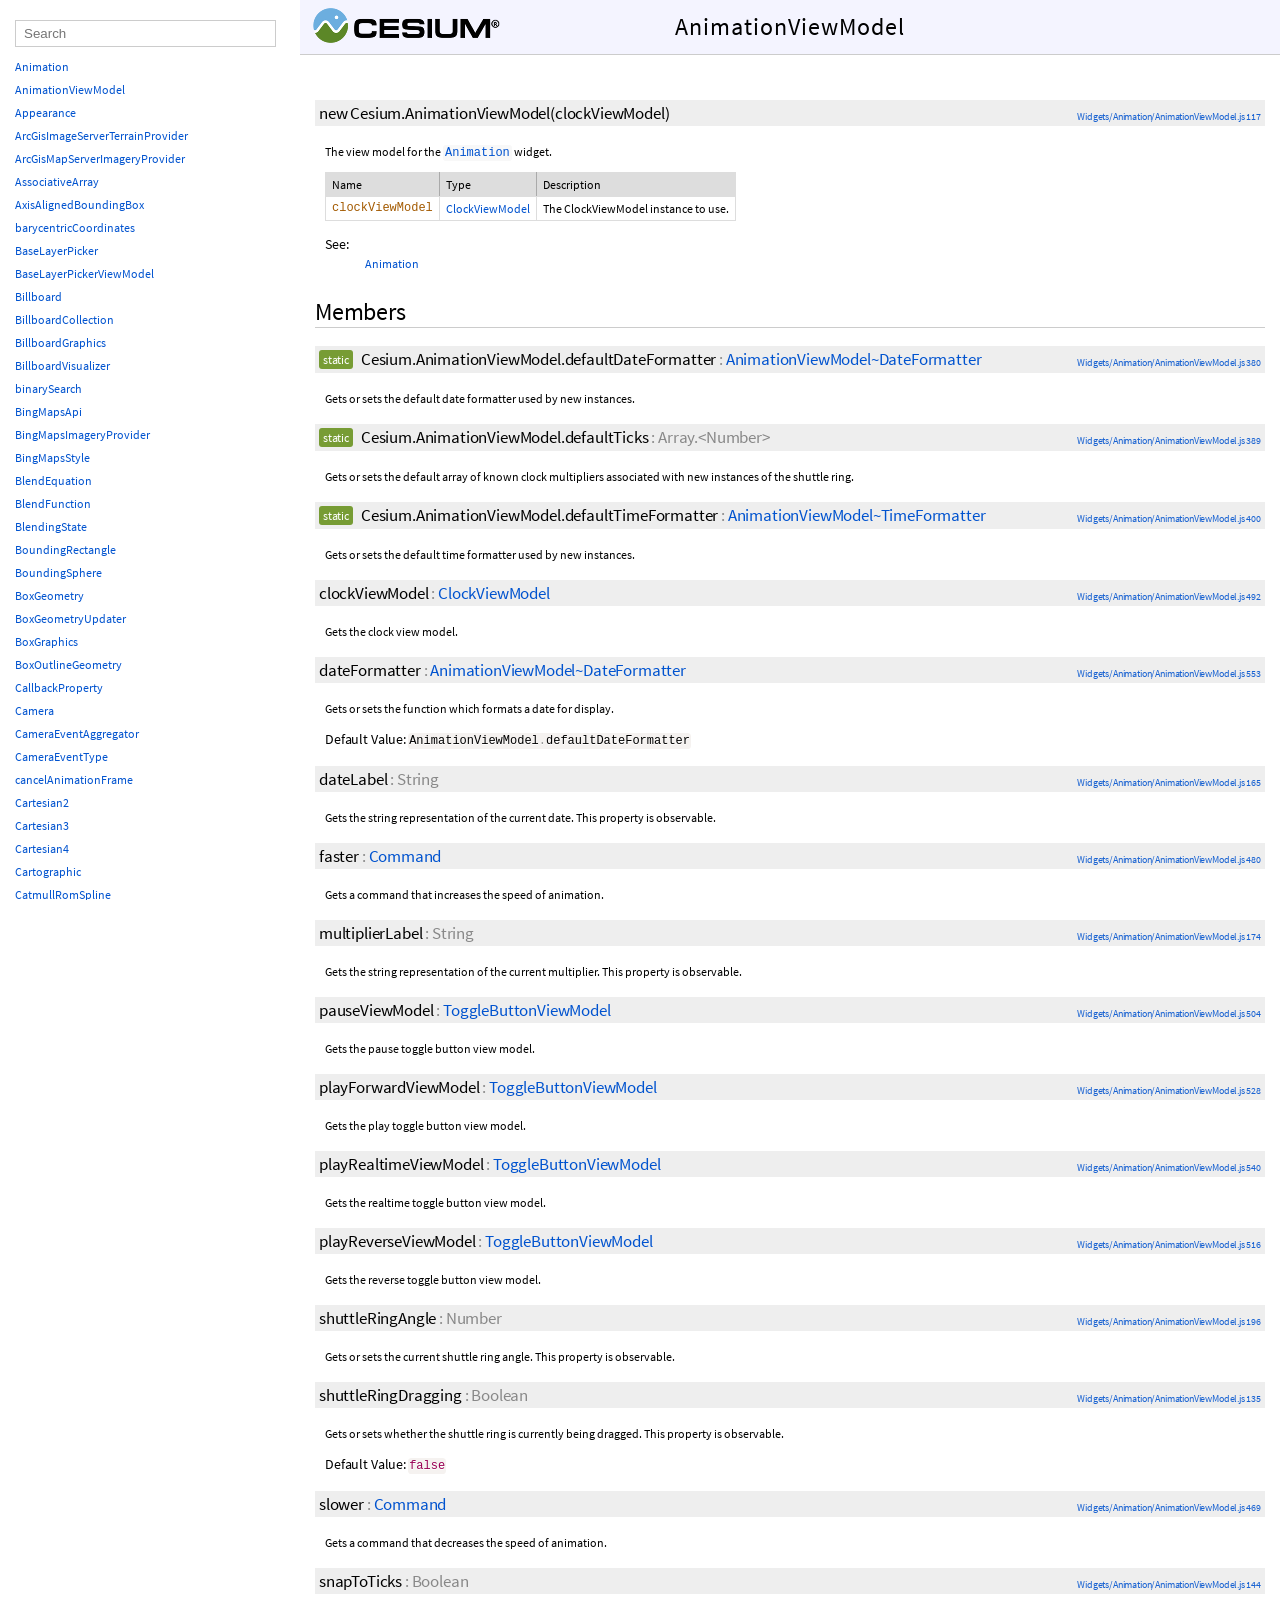
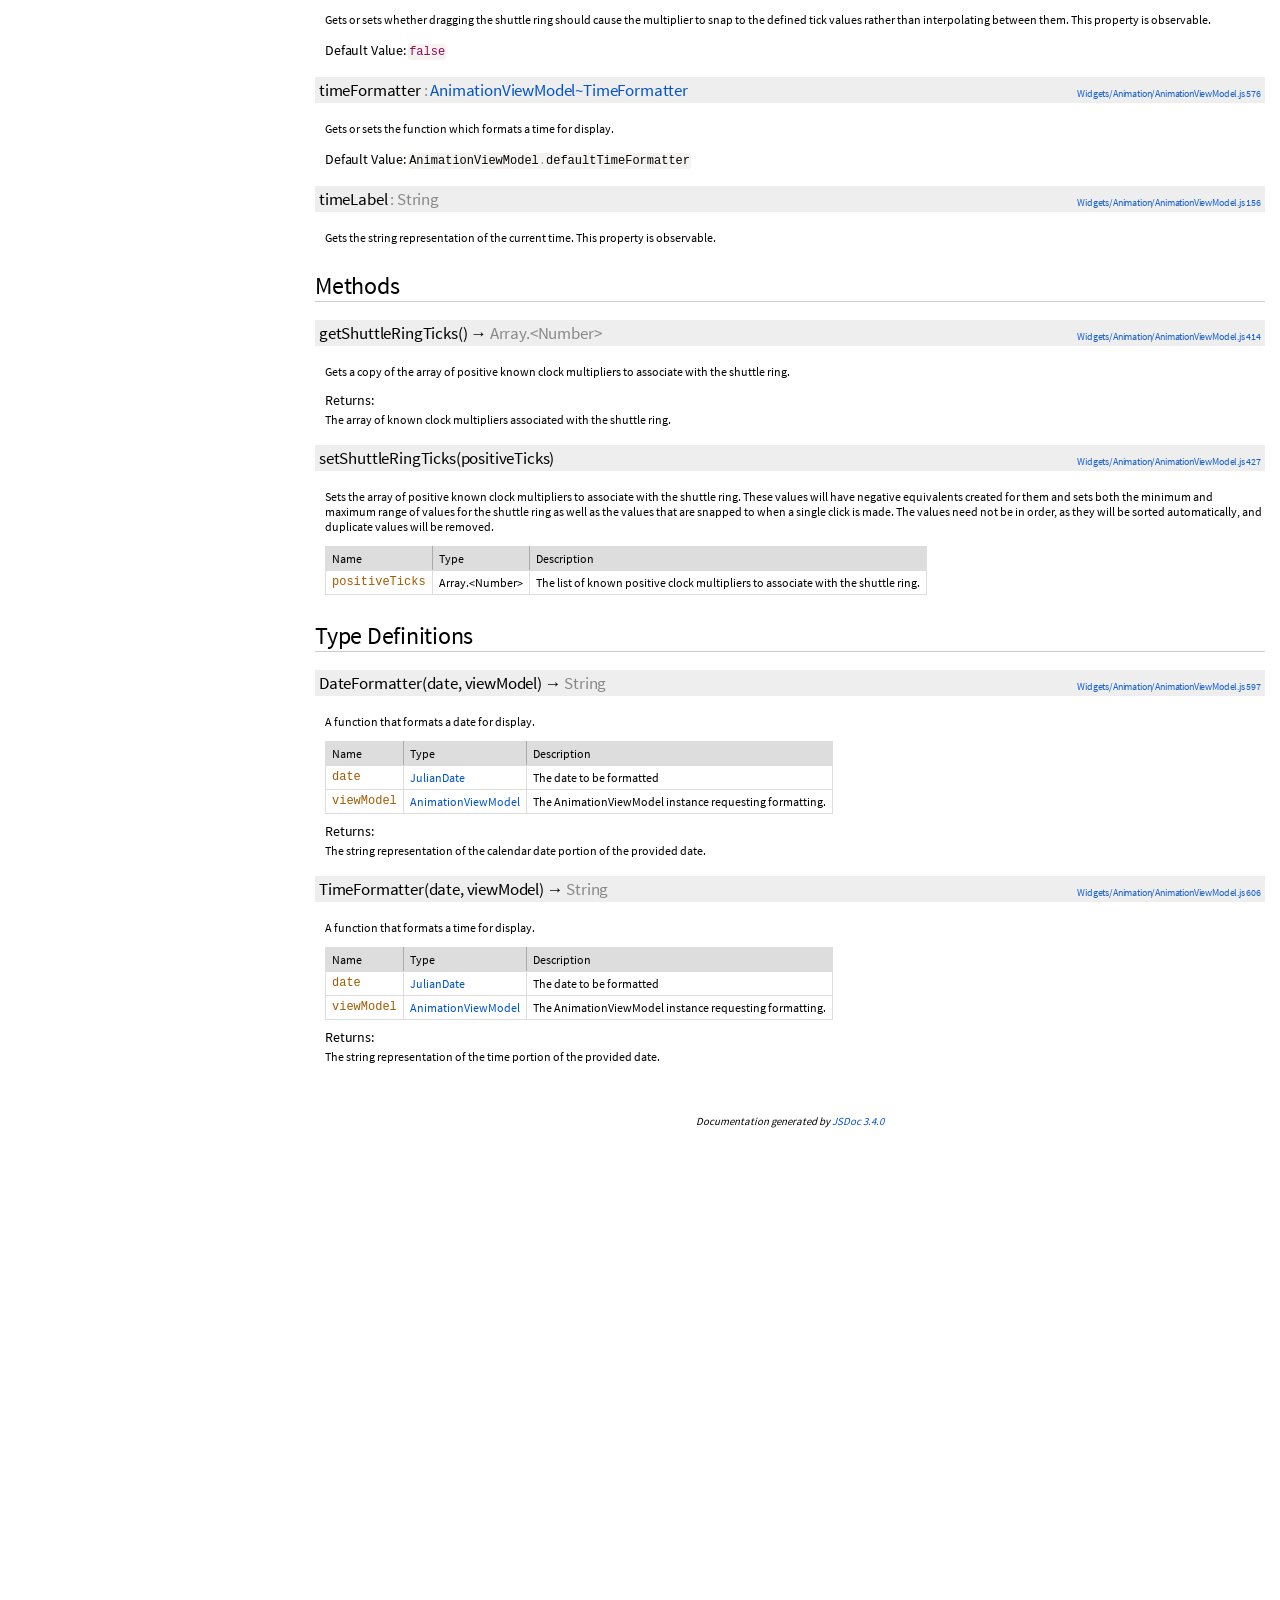
<file: Build/Documentation/AnimationViewModel.html>
<!DOCTYPE html>
<html lang="en">
<head>
    <meta charset="utf-8">
    <meta http-equiv="X-UA-Compatible" content="IE=edge">
    <meta name="viewport" content="width=device-width, initial-scale=1">
    <title>AnimationViewModel - Cesium Documentation</title>

    <!--[if lt IE 9]>
      <script src="javascript/html5.js"></script>
    <![endif]-->
    <link href="styles/jsdoc-default.css" rel="stylesheet">
    <link href="styles/prism.css" rel="stylesheet">
</head>
<body>

<div id="main">

    <h1 class="page-title">
        <a href="index.html"><img src="images/CesiumLogo.png" class="cesiumLogo"></a>
        AnimationViewModel
        <div class="titleCenterer"></div>
    </h1>

    



<section>

<header>
    
</header>

<article>
    <div class="container-overview">
    

    
        
<dt>
    <div class="nameContainer">
    <h4 class="name" id="AnimationViewModel">
        <a href="#AnimationViewModel" class="doc-link"></a>
        new Cesium.AnimationViewModel<span class="signature">(clockViewModel)</span>
        

<div class="source-link rightLinks">
    <a href="https://github.com/AnalyticalGraphicsInc/cesium/blob/1.17/Source/Widgets/Animation/AnimationViewModel.js#L117">Widgets/Animation/AnimationViewModel.js 117</a>
</div>


    </h4>

    </div>

    
</dt>
<dd>

    
    <div class="description">
        The view model for the <a href="Animation.html"><code>Animation</code></a> widget.
    </div>
    

    

    

    

    
        

<table class="params">
    <thead>
    <tr>
        
        <th>Name</th>
        

        <th>Type</th>

        

        <th class="last">Description</th>
    </tr>
    </thead>

    <tbody>
    

        <tr>
            
                <td class="name"><code>clockViewModel</code></td>
            

            <td class="type">
            
                
<span class="param-type"><a href="ClockViewModel.html">ClockViewModel</a></span>


            
            </td>

            

            <td class="description last">
            
                The ClockViewModel instance to use.</td>
        </tr>

    
    </tbody>
</table>
    

    

    

    

    

    

    

    
<dl class="details">
    

    

    

    

    

    

    

    

    

    

    

    

    
    <h5>See:</h5>
    <ul class="see-list">
        <li><a href="Animation.html">Animation</a></li>
    </ul>
    

    
</dl>

</dd>

    
    </div>

    

    

    

    

    

    
        <h3 class="subsection-title">Members</h3>

        <dl>
            
<dt>
    <div class="nameContainer">
    <h4 class="name" id=".defaultDateFormatter">
        <a href="#.defaultDateFormatter" class="doc-link"></a>
        <span class="type-signature attribute-static">static</span>Cesium.AnimationViewModel.defaultDateFormatter<span class="type-signature"> : <a href="AnimationViewModel.html#~DateFormatter">AnimationViewModel~DateFormatter</a></span>
        

<div class="source-link rightLinks">
    <a href="https://github.com/AnalyticalGraphicsInc/cesium/blob/1.17/Source/Widgets/Animation/AnimationViewModel.js#L380">Widgets/Animation/AnimationViewModel.js 380</a>
</div>


    </h4>

    </div>

    
</dt>
<dd>
    
    <div class="description">
        Gets or sets the default date formatter used by new instances.
    </div>
    

    

    
<dl class="details">
    

    

    

    

    

    

    

    

    

    

    

    

    

    
</dl>

</dd>

        
            
<dt>
    <div class="nameContainer">
    <h4 class="name" id=".defaultTicks">
        <a href="#.defaultTicks" class="doc-link"></a>
        <span class="type-signature attribute-static">static</span>Cesium.AnimationViewModel.defaultTicks<span class="type-signature"> : Array.&lt;Number></span>
        

<div class="source-link rightLinks">
    <a href="https://github.com/AnalyticalGraphicsInc/cesium/blob/1.17/Source/Widgets/Animation/AnimationViewModel.js#L389">Widgets/Animation/AnimationViewModel.js 389</a>
</div>


    </h4>

    </div>

    
</dt>
<dd>
    
    <div class="description">
        Gets or sets the default array of known clock multipliers associated with new instances of the shuttle ring.
    </div>
    

    

    
<dl class="details">
    

    

    

    

    

    

    

    

    

    

    

    

    

    
</dl>

</dd>

        
            
<dt>
    <div class="nameContainer">
    <h4 class="name" id=".defaultTimeFormatter">
        <a href="#.defaultTimeFormatter" class="doc-link"></a>
        <span class="type-signature attribute-static">static</span>Cesium.AnimationViewModel.defaultTimeFormatter<span class="type-signature"> : <a href="AnimationViewModel.html#~TimeFormatter">AnimationViewModel~TimeFormatter</a></span>
        

<div class="source-link rightLinks">
    <a href="https://github.com/AnalyticalGraphicsInc/cesium/blob/1.17/Source/Widgets/Animation/AnimationViewModel.js#L400">Widgets/Animation/AnimationViewModel.js 400</a>
</div>


    </h4>

    </div>

    
</dt>
<dd>
    
    <div class="description">
        Gets or sets the default time formatter used by new instances.
    </div>
    

    

    
<dl class="details">
    

    

    

    

    

    

    

    

    

    

    

    

    

    
</dl>

</dd>

        
            
<dt>
    <div class="nameContainer">
    <h4 class="name" id="clockViewModel">
        <a href="#clockViewModel" class="doc-link"></a>
        clockViewModel<span class="type-signature"> : <a href="ClockViewModel.html">ClockViewModel</a></span>
        

<div class="source-link rightLinks">
    <a href="https://github.com/AnalyticalGraphicsInc/cesium/blob/1.17/Source/Widgets/Animation/AnimationViewModel.js#L492">Widgets/Animation/AnimationViewModel.js 492</a>
</div>


    </h4>

    </div>

    
</dt>
<dd>
    
    <div class="description">
        Gets the clock view model.
    </div>
    

    

    
<dl class="details">
    

    

    

    

    

    

    

    

    

    

    

    

    

    
</dl>

</dd>

        
            
<dt>
    <div class="nameContainer">
    <h4 class="name" id="dateFormatter">
        <a href="#dateFormatter" class="doc-link"></a>
        dateFormatter<span class="type-signature"> : <a href="AnimationViewModel.html#~DateFormatter">AnimationViewModel~DateFormatter</a></span>
        

<div class="source-link rightLinks">
    <a href="https://github.com/AnalyticalGraphicsInc/cesium/blob/1.17/Source/Widgets/Animation/AnimationViewModel.js#L553">Widgets/Animation/AnimationViewModel.js 553</a>
</div>


    </h4>

    </div>

    
</dt>
<dd>
    
    <div class="description">
        Gets or sets the function which formats a date for display.
    </div>
    

    

    
<dl class="details">
    

    

    

    

    

    

    

    

    
    <span class="details-header">Default Value:</span>
    <code class="language-javascript">AnimationViewModel.defaultDateFormatter</code>
    

    

    

    

    

    
</dl>

</dd>

        
            
<dt>
    <div class="nameContainer">
    <h4 class="name" id="dateLabel">
        <a href="#dateLabel" class="doc-link"></a>
        dateLabel<span class="type-signature"> : String</span>
        

<div class="source-link rightLinks">
    <a href="https://github.com/AnalyticalGraphicsInc/cesium/blob/1.17/Source/Widgets/Animation/AnimationViewModel.js#L165">Widgets/Animation/AnimationViewModel.js 165</a>
</div>


    </h4>

    </div>

    
</dt>
<dd>
    
    <div class="description">
        Gets the string representation of the current date.  This property is observable.
    </div>
    

    

    
<dl class="details">
    

    

    

    

    

    

    

    

    

    

    

    

    

    
</dl>

</dd>

        
            
<dt>
    <div class="nameContainer">
    <h4 class="name" id="faster">
        <a href="#faster" class="doc-link"></a>
        faster<span class="type-signature"> : <a href="Command.html">Command</a></span>
        

<div class="source-link rightLinks">
    <a href="https://github.com/AnalyticalGraphicsInc/cesium/blob/1.17/Source/Widgets/Animation/AnimationViewModel.js#L480">Widgets/Animation/AnimationViewModel.js 480</a>
</div>


    </h4>

    </div>

    
</dt>
<dd>
    
    <div class="description">
        Gets a command that increases the speed of animation.
    </div>
    

    

    
<dl class="details">
    

    

    

    

    

    

    

    

    

    

    

    

    

    
</dl>

</dd>

        
            
<dt>
    <div class="nameContainer">
    <h4 class="name" id="multiplierLabel">
        <a href="#multiplierLabel" class="doc-link"></a>
        multiplierLabel<span class="type-signature"> : String</span>
        

<div class="source-link rightLinks">
    <a href="https://github.com/AnalyticalGraphicsInc/cesium/blob/1.17/Source/Widgets/Animation/AnimationViewModel.js#L174">Widgets/Animation/AnimationViewModel.js 174</a>
</div>


    </h4>

    </div>

    
</dt>
<dd>
    
    <div class="description">
        Gets the string representation of the current multiplier.  This property is observable.
    </div>
    

    

    
<dl class="details">
    

    

    

    

    

    

    

    

    

    

    

    

    

    
</dl>

</dd>

        
            
<dt>
    <div class="nameContainer">
    <h4 class="name" id="pauseViewModel">
        <a href="#pauseViewModel" class="doc-link"></a>
        pauseViewModel<span class="type-signature"> : <a href="ToggleButtonViewModel.html">ToggleButtonViewModel</a></span>
        

<div class="source-link rightLinks">
    <a href="https://github.com/AnalyticalGraphicsInc/cesium/blob/1.17/Source/Widgets/Animation/AnimationViewModel.js#L504">Widgets/Animation/AnimationViewModel.js 504</a>
</div>


    </h4>

    </div>

    
</dt>
<dd>
    
    <div class="description">
        Gets the pause toggle button view model.
    </div>
    

    

    
<dl class="details">
    

    

    

    

    

    

    

    

    

    

    

    

    

    
</dl>

</dd>

        
            
<dt>
    <div class="nameContainer">
    <h4 class="name" id="playForwardViewModel">
        <a href="#playForwardViewModel" class="doc-link"></a>
        playForwardViewModel<span class="type-signature"> : <a href="ToggleButtonViewModel.html">ToggleButtonViewModel</a></span>
        

<div class="source-link rightLinks">
    <a href="https://github.com/AnalyticalGraphicsInc/cesium/blob/1.17/Source/Widgets/Animation/AnimationViewModel.js#L528">Widgets/Animation/AnimationViewModel.js 528</a>
</div>


    </h4>

    </div>

    
</dt>
<dd>
    
    <div class="description">
        Gets the play toggle button view model.
    </div>
    

    

    
<dl class="details">
    

    

    

    

    

    

    

    

    

    

    

    

    

    
</dl>

</dd>

        
            
<dt>
    <div class="nameContainer">
    <h4 class="name" id="playRealtimeViewModel">
        <a href="#playRealtimeViewModel" class="doc-link"></a>
        playRealtimeViewModel<span class="type-signature"> : <a href="ToggleButtonViewModel.html">ToggleButtonViewModel</a></span>
        

<div class="source-link rightLinks">
    <a href="https://github.com/AnalyticalGraphicsInc/cesium/blob/1.17/Source/Widgets/Animation/AnimationViewModel.js#L540">Widgets/Animation/AnimationViewModel.js 540</a>
</div>


    </h4>

    </div>

    
</dt>
<dd>
    
    <div class="description">
        Gets the realtime toggle button view model.
    </div>
    

    

    
<dl class="details">
    

    

    

    

    

    

    

    

    

    

    

    

    

    
</dl>

</dd>

        
            
<dt>
    <div class="nameContainer">
    <h4 class="name" id="playReverseViewModel">
        <a href="#playReverseViewModel" class="doc-link"></a>
        playReverseViewModel<span class="type-signature"> : <a href="ToggleButtonViewModel.html">ToggleButtonViewModel</a></span>
        

<div class="source-link rightLinks">
    <a href="https://github.com/AnalyticalGraphicsInc/cesium/blob/1.17/Source/Widgets/Animation/AnimationViewModel.js#L516">Widgets/Animation/AnimationViewModel.js 516</a>
</div>


    </h4>

    </div>

    
</dt>
<dd>
    
    <div class="description">
        Gets the reverse toggle button view model.
    </div>
    

    

    
<dl class="details">
    

    

    

    

    

    

    

    

    

    

    

    

    

    
</dl>

</dd>

        
            
<dt>
    <div class="nameContainer">
    <h4 class="name" id="shuttleRingAngle">
        <a href="#shuttleRingAngle" class="doc-link"></a>
        shuttleRingAngle<span class="type-signature"> : Number</span>
        

<div class="source-link rightLinks">
    <a href="https://github.com/AnalyticalGraphicsInc/cesium/blob/1.17/Source/Widgets/Animation/AnimationViewModel.js#L196">Widgets/Animation/AnimationViewModel.js 196</a>
</div>


    </h4>

    </div>

    
</dt>
<dd>
    
    <div class="description">
        Gets or sets the current shuttle ring angle.  This property is observable.
    </div>
    

    

    
<dl class="details">
    

    

    

    

    

    

    

    

    

    

    

    

    

    
</dl>

</dd>

        
            
<dt>
    <div class="nameContainer">
    <h4 class="name" id="shuttleRingDragging">
        <a href="#shuttleRingDragging" class="doc-link"></a>
        shuttleRingDragging<span class="type-signature"> : Boolean</span>
        

<div class="source-link rightLinks">
    <a href="https://github.com/AnalyticalGraphicsInc/cesium/blob/1.17/Source/Widgets/Animation/AnimationViewModel.js#L135">Widgets/Animation/AnimationViewModel.js 135</a>
</div>


    </h4>

    </div>

    
</dt>
<dd>
    
    <div class="description">
        Gets or sets whether the shuttle ring is currently being dragged.  This property is observable.
    </div>
    

    

    
<dl class="details">
    

    

    

    

    

    

    

    

    
    <span class="details-header">Default Value:</span>
    <code class="language-javascript">false</code>
    

    

    

    

    

    
</dl>

</dd>

        
            
<dt>
    <div class="nameContainer">
    <h4 class="name" id="slower">
        <a href="#slower" class="doc-link"></a>
        slower<span class="type-signature"> : <a href="Command.html">Command</a></span>
        

<div class="source-link rightLinks">
    <a href="https://github.com/AnalyticalGraphicsInc/cesium/blob/1.17/Source/Widgets/Animation/AnimationViewModel.js#L469">Widgets/Animation/AnimationViewModel.js 469</a>
</div>


    </h4>

    </div>

    
</dt>
<dd>
    
    <div class="description">
        Gets a command that decreases the speed of animation.
    </div>
    

    

    
<dl class="details">
    

    

    

    

    

    

    

    

    

    

    

    

    

    
</dl>

</dd>

        
            
<dt>
    <div class="nameContainer">
    <h4 class="name" id="snapToTicks">
        <a href="#snapToTicks" class="doc-link"></a>
        snapToTicks<span class="type-signature"> : Boolean</span>
        

<div class="source-link rightLinks">
    <a href="https://github.com/AnalyticalGraphicsInc/cesium/blob/1.17/Source/Widgets/Animation/AnimationViewModel.js#L144">Widgets/Animation/AnimationViewModel.js 144</a>
</div>


    </h4>

    </div>

    
</dt>
<dd>
    
    <div class="description">
        Gets or sets whether dragging the shuttle ring should cause the multiplierto snap to the defined tick values rather than interpolating between them.This property is observable.
    </div>
    

    

    
<dl class="details">
    

    

    

    

    

    

    

    

    
    <span class="details-header">Default Value:</span>
    <code class="language-javascript">false</code>
    

    

    

    

    

    
</dl>

</dd>

        
            
<dt>
    <div class="nameContainer">
    <h4 class="name" id="timeFormatter">
        <a href="#timeFormatter" class="doc-link"></a>
        timeFormatter<span class="type-signature"> : <a href="AnimationViewModel.html#~TimeFormatter">AnimationViewModel~TimeFormatter</a></span>
        

<div class="source-link rightLinks">
    <a href="https://github.com/AnalyticalGraphicsInc/cesium/blob/1.17/Source/Widgets/Animation/AnimationViewModel.js#L576">Widgets/Animation/AnimationViewModel.js 576</a>
</div>


    </h4>

    </div>

    
</dt>
<dd>
    
    <div class="description">
        Gets or sets the function which formats a time for display.
    </div>
    

    

    
<dl class="details">
    

    

    

    

    

    

    

    

    
    <span class="details-header">Default Value:</span>
    <code class="language-javascript">AnimationViewModel.defaultTimeFormatter</code>
    

    

    

    

    

    
</dl>

</dd>

        
            
<dt>
    <div class="nameContainer">
    <h4 class="name" id="timeLabel">
        <a href="#timeLabel" class="doc-link"></a>
        timeLabel<span class="type-signature"> : String</span>
        

<div class="source-link rightLinks">
    <a href="https://github.com/AnalyticalGraphicsInc/cesium/blob/1.17/Source/Widgets/Animation/AnimationViewModel.js#L156">Widgets/Animation/AnimationViewModel.js 156</a>
</div>


    </h4>

    </div>

    
</dt>
<dd>
    
    <div class="description">
        Gets the string representation of the current time.  This property is observable.
    </div>
    

    

    
<dl class="details">
    

    

    

    

    

    

    

    

    

    

    

    

    

    
</dl>

</dd>

        </dl>
    

    
        <h3 class="subsection-title">Methods</h3>

        <dl>
            
<dt>
    <div class="nameContainer">
    <h4 class="name" id="getShuttleRingTicks">
        <a href="#getShuttleRingTicks" class="doc-link"></a>
        getShuttleRingTicks<span class="signature">()</span> &rarr; <span class="type-signature returnType">Array.&lt;Number></span>
        

<div class="source-link rightLinks">
    <a href="https://github.com/AnalyticalGraphicsInc/cesium/blob/1.17/Source/Widgets/Animation/AnimationViewModel.js#L414">Widgets/Animation/AnimationViewModel.js 414</a>
</div>


    </h4>

    </div>

    
</dt>
<dd>

    
    <div class="description">
        Gets a copy of the array of positive known clock multipliers to associate with the shuttle ring.
    </div>
    

    

    

    

    

    

    

    

    

    
    <h5>Returns:</h5>
    
            
<div class="param-desc">
    The array of known clock multipliers associated with the shuttle ring.
</div>


        

    

    
<dl class="details">
    

    

    

    

    

    

    

    

    

    

    

    

    

    
</dl>

</dd>

        
            
<dt>
    <div class="nameContainer">
    <h4 class="name" id="setShuttleRingTicks">
        <a href="#setShuttleRingTicks" class="doc-link"></a>
        setShuttleRingTicks<span class="signature">(positiveTicks)</span>
        

<div class="source-link rightLinks">
    <a href="https://github.com/AnalyticalGraphicsInc/cesium/blob/1.17/Source/Widgets/Animation/AnimationViewModel.js#L427">Widgets/Animation/AnimationViewModel.js 427</a>
</div>


    </h4>

    </div>

    
</dt>
<dd>

    
    <div class="description">
        Sets the array of positive known clock multipliers to associate with the shuttle ring.These values will have negative equivalents created for them and sets both the minimumand maximum range of values for the shuttle ring as well as the values that are snappedto when a single click is made.  The values need not be in order, as they will be sortedautomatically, and duplicate values will be removed.
    </div>
    

    

    

    

    
        

<table class="params">
    <thead>
    <tr>
        
        <th>Name</th>
        

        <th>Type</th>

        

        <th class="last">Description</th>
    </tr>
    </thead>

    <tbody>
    

        <tr>
            
                <td class="name"><code>positiveTicks</code></td>
            

            <td class="type">
            
                
<span class="param-type">Array.&lt;Number></span>


            
            </td>

            

            <td class="description last">
            
                The list of known positive clock multipliers to associate with the shuttle ring.</td>
        </tr>

    
    </tbody>
</table>
    

    

    

    

    

    

    

    
<dl class="details">
    

    

    

    

    

    

    

    

    

    

    

    

    

    
</dl>

</dd>

        </dl>
    

    
        <h3 class="subsection-title">Type Definitions</h3>

        <dl>
                
<dt>
    <div class="nameContainer">
    <h4 class="name" id="~DateFormatter">
        <a href="#~DateFormatter" class="doc-link"></a>
        DateFormatter<span class="signature">(date, viewModel)</span> &rarr; <span class="type-signature returnType">String</span>
        

<div class="source-link rightLinks">
    <a href="https://github.com/AnalyticalGraphicsInc/cesium/blob/1.17/Source/Widgets/Animation/AnimationViewModel.js#L597">Widgets/Animation/AnimationViewModel.js 597</a>
</div>


    </h4>

    </div>

    
</dt>
<dd>

    
    <div class="description">
        A function that formats a date for display.
    </div>
    

    

    

    

    
        

<table class="params">
    <thead>
    <tr>
        
        <th>Name</th>
        

        <th>Type</th>

        

        <th class="last">Description</th>
    </tr>
    </thead>

    <tbody>
    

        <tr>
            
                <td class="name"><code>date</code></td>
            

            <td class="type">
            
                
<span class="param-type"><a href="JulianDate.html">JulianDate</a></span>


            
            </td>

            

            <td class="description last">
            
                The date to be formatted</td>
        </tr>

    

        <tr>
            
                <td class="name"><code>viewModel</code></td>
            

            <td class="type">
            
                
<span class="param-type"><a href="AnimationViewModel.html">AnimationViewModel</a></span>


            
            </td>

            

            <td class="description last">
            
                The AnimationViewModel instance requesting formatting.</td>
        </tr>

    
    </tbody>
</table>
    

    

    

    

    

    
    <h5>Returns:</h5>
    
            
<div class="param-desc">
    The string representation of the calendar date portion of the provided date.
</div>


        

    

    
<dl class="details">
    

    

    

    

    

    

    

    

    

    

    

    

    

    
</dl>

</dd>

            
                
<dt>
    <div class="nameContainer">
    <h4 class="name" id="~TimeFormatter">
        <a href="#~TimeFormatter" class="doc-link"></a>
        TimeFormatter<span class="signature">(date, viewModel)</span> &rarr; <span class="type-signature returnType">String</span>
        

<div class="source-link rightLinks">
    <a href="https://github.com/AnalyticalGraphicsInc/cesium/blob/1.17/Source/Widgets/Animation/AnimationViewModel.js#L606">Widgets/Animation/AnimationViewModel.js 606</a>
</div>


    </h4>

    </div>

    
</dt>
<dd>

    
    <div class="description">
        A function that formats a time for display.
    </div>
    

    

    

    

    
        

<table class="params">
    <thead>
    <tr>
        
        <th>Name</th>
        

        <th>Type</th>

        

        <th class="last">Description</th>
    </tr>
    </thead>

    <tbody>
    

        <tr>
            
                <td class="name"><code>date</code></td>
            

            <td class="type">
            
                
<span class="param-type"><a href="JulianDate.html">JulianDate</a></span>


            
            </td>

            

            <td class="description last">
            
                The date to be formatted</td>
        </tr>

    

        <tr>
            
                <td class="name"><code>viewModel</code></td>
            

            <td class="type">
            
                
<span class="param-type"><a href="AnimationViewModel.html">AnimationViewModel</a></span>


            
            </td>

            

            <td class="description last">
            
                The AnimationViewModel instance requesting formatting.</td>
        </tr>

    
    </tbody>
</table>
    

    

    

    

    

    
    <h5>Returns:</h5>
    
            
<div class="param-desc">
    The string representation of the time portion of the provided date.
</div>


        

    

    
<dl class="details">
    

    

    

    

    

    

    

    

    

    

    

    

    

    
</dl>

</dd>

            </dl>
    

    
</article>

</section>





    <footer>
        Documentation generated by <a href="https://github.com/jsdoc3/jsdoc">JSDoc 3.4.0</a>
    </footer>
</div>

<div class="nav">
    <div class="menu">
        <input type="text" class="classFilter" id="ClassFilter" placeholder="Search">
        <ul id="ClassList"><li data-name="Animation"><a href="Animation.html">Animation</a></li><li data-name="AnimationViewModel"><a href="AnimationViewModel.html">AnimationViewModel</a></li><li data-name="Appearance"><a href="Appearance.html">Appearance</a></li><li data-name="ArcGisImageServerTerrainProvider"><a href="ArcGisImageServerTerrainProvider.html">ArcGisImageServerTerrainProvider</a></li><li data-name="ArcGisMapServerImageryProvider"><a href="ArcGisMapServerImageryProvider.html">ArcGisMapServerImageryProvider</a></li><li data-name="AssociativeArray"><a href="AssociativeArray.html">AssociativeArray</a></li><li data-name="AxisAlignedBoundingBox"><a href="AxisAlignedBoundingBox.html">AxisAlignedBoundingBox</a></li><li data-name="barycentricCoordinates"><a href="barycentricCoordinates.html">barycentricCoordinates</a></li><li data-name="BaseLayerPicker"><a href="BaseLayerPicker.html">BaseLayerPicker</a></li><li data-name="BaseLayerPickerViewModel"><a href="BaseLayerPickerViewModel.html">BaseLayerPickerViewModel</a></li><li data-name="Billboard"><a href="Billboard.html">Billboard</a></li><li data-name="BillboardCollection"><a href="BillboardCollection.html">BillboardCollection</a></li><li data-name="BillboardGraphics"><a href="BillboardGraphics.html">BillboardGraphics</a></li><li data-name="BillboardVisualizer"><a href="BillboardVisualizer.html">BillboardVisualizer</a></li><li data-name="binarySearch"><a href="binarySearch.html">binarySearch</a></li><li data-name="BingMapsApi"><a href="BingMapsApi.html">BingMapsApi</a></li><li data-name="BingMapsImageryProvider"><a href="BingMapsImageryProvider.html">BingMapsImageryProvider</a></li><li data-name="BingMapsStyle"><a href="BingMapsStyle.html">BingMapsStyle</a></li><li data-name="BlendEquation"><a href="BlendEquation.html">BlendEquation</a></li><li data-name="BlendFunction"><a href="BlendFunction.html">BlendFunction</a></li><li data-name="BlendingState"><a href="BlendingState.html">BlendingState</a></li><li data-name="BoundingRectangle"><a href="BoundingRectangle.html">BoundingRectangle</a></li><li data-name="BoundingSphere"><a href="BoundingSphere.html">BoundingSphere</a></li><li data-name="BoxGeometry"><a href="BoxGeometry.html">BoxGeometry</a></li><li data-name="BoxGeometryUpdater"><a href="BoxGeometryUpdater.html">BoxGeometryUpdater</a></li><li data-name="BoxGraphics"><a href="BoxGraphics.html">BoxGraphics</a></li><li data-name="BoxOutlineGeometry"><a href="BoxOutlineGeometry.html">BoxOutlineGeometry</a></li><li data-name="CallbackProperty"><a href="CallbackProperty.html">CallbackProperty</a></li><li data-name="Camera"><a href="Camera.html">Camera</a></li><li data-name="CameraEventAggregator"><a href="CameraEventAggregator.html">CameraEventAggregator</a></li><li data-name="CameraEventType"><a href="CameraEventType.html">CameraEventType</a></li><li data-name="cancelAnimationFrame"><a href="cancelAnimationFrame.html">cancelAnimationFrame</a></li><li data-name="Cartesian2"><a href="Cartesian2.html">Cartesian2</a></li><li data-name="Cartesian3"><a href="Cartesian3.html">Cartesian3</a></li><li data-name="Cartesian4"><a href="Cartesian4.html">Cartesian4</a></li><li data-name="Cartographic"><a href="Cartographic.html">Cartographic</a></li><li data-name="CatmullRomSpline"><a href="CatmullRomSpline.html">CatmullRomSpline</a></li><li data-name="CesiumInspector"><a href="CesiumInspector.html">CesiumInspector</a></li><li data-name="CesiumInspectorViewModel"><a href="CesiumInspectorViewModel.html">CesiumInspectorViewModel</a></li><li data-name="CesiumMath"><a href="CesiumMath.html">CesiumMath</a></li><li data-name="CesiumTerrainProvider"><a href="CesiumTerrainProvider.html">CesiumTerrainProvider</a></li><li data-name="CesiumWidget"><a href="CesiumWidget.html">CesiumWidget</a></li><li data-name="CheckerboardMaterialProperty"><a href="CheckerboardMaterialProperty.html">CheckerboardMaterialProperty</a></li><li data-name="CircleGeometry"><a href="CircleGeometry.html">CircleGeometry</a></li><li data-name="CircleOutlineGeometry"><a href="CircleOutlineGeometry.html">CircleOutlineGeometry</a></li><li data-name="Clock"><a href="Clock.html">Clock</a></li><li data-name="ClockRange"><a href="ClockRange.html">ClockRange</a></li><li data-name="ClockStep"><a href="ClockStep.html">ClockStep</a></li><li data-name="ClockViewModel"><a href="ClockViewModel.html">ClockViewModel</a></li><li data-name="clone"><a href="clone.html">clone</a></li><li data-name="Color"><a href="Color.html">Color</a></li><li data-name="ColorGeometryInstanceAttribute"><a href="ColorGeometryInstanceAttribute.html">ColorGeometryInstanceAttribute</a></li><li data-name="ColorMaterialProperty"><a href="ColorMaterialProperty.html">ColorMaterialProperty</a></li><li data-name="combine"><a href="combine.html">combine</a></li><li data-name="Command"><a href="Command.html">Command</a></li><li data-name="ComponentDatatype"><a href="ComponentDatatype.html">ComponentDatatype</a></li><li data-name="CompositeEntityCollection"><a href="CompositeEntityCollection.html">CompositeEntityCollection</a></li><li data-name="CompositeMaterialProperty"><a href="CompositeMaterialProperty.html">CompositeMaterialProperty</a></li><li data-name="CompositePositionProperty"><a href="CompositePositionProperty.html">CompositePositionProperty</a></li><li data-name="CompositeProperty"><a href="CompositeProperty.html">CompositeProperty</a></li><li data-name="ConstantPositionProperty"><a href="ConstantPositionProperty.html">ConstantPositionProperty</a></li><li data-name="ConstantProperty"><a href="ConstantProperty.html">ConstantProperty</a></li><li data-name="CornerType"><a href="CornerType.html">CornerType</a></li><li data-name="CorridorGeometry"><a href="CorridorGeometry.html">CorridorGeometry</a></li><li data-name="CorridorGeometryUpdater"><a href="CorridorGeometryUpdater.html">CorridorGeometryUpdater</a></li><li data-name="CorridorGraphics"><a href="CorridorGraphics.html">CorridorGraphics</a></li><li data-name="CorridorOutlineGeometry"><a href="CorridorOutlineGeometry.html">CorridorOutlineGeometry</a></li><li data-name="createCommand"><a href="createCommand.html">createCommand</a></li><li data-name="createGuid"><a href="createGuid.html">createGuid</a></li><li data-name="createOpenStreetMapImageryProvider"><a href="createOpenStreetMapImageryProvider.html">createOpenStreetMapImageryProvider</a></li><li data-name="createTangentSpaceDebugPrimitive"><a href="createTangentSpaceDebugPrimitive.html">createTangentSpaceDebugPrimitive</a></li><li data-name="createTaskProcessorWorker"><a href="createTaskProcessorWorker.html">createTaskProcessorWorker</a></li><li data-name="Credit"><a href="Credit.html">Credit</a></li><li data-name="CreditDisplay"><a href="CreditDisplay.html">CreditDisplay</a></li><li data-name="CubicRealPolynomial"><a href="CubicRealPolynomial.html">CubicRealPolynomial</a></li><li data-name="CullFace"><a href="CullFace.html">CullFace</a></li><li data-name="CullingVolume"><a href="CullingVolume.html">CullingVolume</a></li><li data-name="CustomDataSource"><a href="CustomDataSource.html">CustomDataSource</a></li><li data-name="CylinderGeometry"><a href="CylinderGeometry.html">CylinderGeometry</a></li><li data-name="CylinderGeometryUpdater"><a href="CylinderGeometryUpdater.html">CylinderGeometryUpdater</a></li><li data-name="CylinderGraphics"><a href="CylinderGraphics.html">CylinderGraphics</a></li><li data-name="CylinderOutlineGeometry"><a href="CylinderOutlineGeometry.html">CylinderOutlineGeometry</a></li><li data-name="CzmlDataSource"><a href="CzmlDataSource.html">CzmlDataSource</a></li><li data-name="DataSource"><a href="DataSource.html">DataSource</a></li><li data-name="DataSourceClock"><a href="DataSourceClock.html">DataSourceClock</a></li><li data-name="DataSourceCollection"><a href="DataSourceCollection.html">DataSourceCollection</a></li><li data-name="DataSourceDisplay"><a href="DataSourceDisplay.html">DataSourceDisplay</a></li><li data-name="DebugAppearance"><a href="DebugAppearance.html">DebugAppearance</a></li><li data-name="DebugModelMatrixPrimitive"><a href="DebugModelMatrixPrimitive.html">DebugModelMatrixPrimitive</a></li><li data-name="DefaultProxy"><a href="DefaultProxy.html">DefaultProxy</a></li><li data-name="defaultValue"><a href="defaultValue.html">defaultValue</a></li><li data-name="defined"><a href="defined.html">defined</a></li><li data-name="definedNotNull"><a href="definedNotNull.html">definedNotNull</a></li><li data-name="DepthFunction"><a href="DepthFunction.html">DepthFunction</a></li><li data-name="destroyObject"><a href="destroyObject.html">destroyObject</a></li><li data-name="DeveloperError"><a href="DeveloperError.html">DeveloperError</a></li><li data-name="DiscardMissingTileImagePolicy"><a href="DiscardMissingTileImagePolicy.html">DiscardMissingTileImagePolicy</a></li><li data-name="DynamicGeometryUpdater"><a href="DynamicGeometryUpdater.html">DynamicGeometryUpdater</a></li><li data-name="EasingFunction"><a href="EasingFunction.html">EasingFunction</a></li><li data-name="EllipseGeometry"><a href="EllipseGeometry.html">EllipseGeometry</a></li><li data-name="EllipseGeometryUpdater"><a href="EllipseGeometryUpdater.html">EllipseGeometryUpdater</a></li><li data-name="EllipseGraphics"><a href="EllipseGraphics.html">EllipseGraphics</a></li><li data-name="EllipseOutlineGeometry"><a href="EllipseOutlineGeometry.html">EllipseOutlineGeometry</a></li><li data-name="Ellipsoid"><a href="Ellipsoid.html">Ellipsoid</a></li><li data-name="EllipsoidGeodesic"><a href="EllipsoidGeodesic.html">EllipsoidGeodesic</a></li><li data-name="EllipsoidGeometry"><a href="EllipsoidGeometry.html">EllipsoidGeometry</a></li><li data-name="EllipsoidGeometryUpdater"><a href="EllipsoidGeometryUpdater.html">EllipsoidGeometryUpdater</a></li><li data-name="EllipsoidGraphics"><a href="EllipsoidGraphics.html">EllipsoidGraphics</a></li><li data-name="EllipsoidOutlineGeometry"><a href="EllipsoidOutlineGeometry.html">EllipsoidOutlineGeometry</a></li><li data-name="EllipsoidSurfaceAppearance"><a href="EllipsoidSurfaceAppearance.html">EllipsoidSurfaceAppearance</a></li><li data-name="EllipsoidTangentPlane"><a href="EllipsoidTangentPlane.html">EllipsoidTangentPlane</a></li><li data-name="EllipsoidTerrainProvider"><a href="EllipsoidTerrainProvider.html">EllipsoidTerrainProvider</a></li><li data-name="Entity"><a href="Entity.html">Entity</a></li><li data-name="EntityCollection"><a href="EntityCollection.html">EntityCollection</a></li><li data-name="EntityView"><a href="EntityView.html">EntityView</a></li><li data-name="Event"><a href="Event.html">Event</a></li><li data-name="EventHelper"><a href="EventHelper.html">EventHelper</a></li><li data-name="ExtrapolationType"><a href="ExtrapolationType.html">ExtrapolationType</a></li><li data-name="FeatureDetection"><a href="FeatureDetection.html">FeatureDetection</a></li><li data-name="Fog"><a href="Fog.html">Fog</a></li><li data-name="formatError"><a href="formatError.html">formatError</a></li><li data-name="FrameRateMonitor"><a href="FrameRateMonitor.html">FrameRateMonitor</a></li><li data-name="Fullscreen"><a href="Fullscreen.html">Fullscreen</a></li><li data-name="FullscreenButton"><a href="FullscreenButton.html">FullscreenButton</a></li><li data-name="FullscreenButtonViewModel"><a href="FullscreenButtonViewModel.html">FullscreenButtonViewModel</a></li><li data-name="Geocoder"><a href="Geocoder.html">Geocoder</a></li><li data-name="GeocoderViewModel"><a href="GeocoderViewModel.html">GeocoderViewModel</a></li><li data-name="GeographicProjection"><a href="GeographicProjection.html">GeographicProjection</a></li><li data-name="GeographicTilingScheme"><a href="GeographicTilingScheme.html">GeographicTilingScheme</a></li><li data-name="GeoJsonDataSource"><a href="GeoJsonDataSource.html">GeoJsonDataSource</a></li><li data-name="Geometry"><a href="Geometry.html">Geometry</a></li><li data-name="GeometryAttribute"><a href="GeometryAttribute.html">GeometryAttribute</a></li><li data-name="GeometryAttributes"><a href="GeometryAttributes.html">GeometryAttributes</a></li><li data-name="GeometryInstance"><a href="GeometryInstance.html">GeometryInstance</a></li><li data-name="GeometryInstanceAttribute"><a href="GeometryInstanceAttribute.html">GeometryInstanceAttribute</a></li><li data-name="GeometryPipeline"><a href="GeometryPipeline.html">GeometryPipeline</a></li><li data-name="GeometryUpdater"><a href="GeometryUpdater.html">GeometryUpdater</a></li><li data-name="GeometryVisualizer"><a href="GeometryVisualizer.html">GeometryVisualizer</a></li><li data-name="getBaseUri"><a href="getBaseUri.html">getBaseUri</a></li><li data-name="GetFeatureInfoFormat"><a href="GetFeatureInfoFormat.html">GetFeatureInfoFormat</a></li><li data-name="getFilenameFromUri"><a href="getFilenameFromUri.html">getFilenameFromUri</a></li><li data-name="getImagePixels"><a href="getImagePixels.html">getImagePixels</a></li><li data-name="getTimestamp"><a href="getTimestamp.html">getTimestamp</a></li><li data-name="Globe"><a href="Globe.html">Globe</a></li><li data-name="GoogleEarthImageryProvider"><a href="GoogleEarthImageryProvider.html">GoogleEarthImageryProvider</a></li><li data-name="GregorianDate"><a href="GregorianDate.html">GregorianDate</a></li><li data-name="GridImageryProvider"><a href="GridImageryProvider.html">GridImageryProvider</a></li><li data-name="GridMaterialProperty"><a href="GridMaterialProperty.html">GridMaterialProperty</a></li><li data-name="GroundPrimitive"><a href="GroundPrimitive.html">GroundPrimitive</a></li><li data-name="HeadingPitchRange"><a href="HeadingPitchRange.html">HeadingPitchRange</a></li><li data-name="HeightmapTerrainData"><a href="HeightmapTerrainData.html">HeightmapTerrainData</a></li><li data-name="HeightReference"><a href="HeightReference.html">HeightReference</a></li><li data-name="HermitePolynomialApproximation"><a href="HermitePolynomialApproximation.html">HermitePolynomialApproximation</a></li><li data-name="HermiteSpline"><a href="HermiteSpline.html">HermiteSpline</a></li><li data-name="HomeButton"><a href="HomeButton.html">HomeButton</a></li><li data-name="HomeButtonViewModel"><a href="HomeButtonViewModel.html">HomeButtonViewModel</a></li><li data-name="HorizontalOrigin"><a href="HorizontalOrigin.html">HorizontalOrigin</a></li><li data-name="ImageMaterialProperty"><a href="ImageMaterialProperty.html">ImageMaterialProperty</a></li><li data-name="ImageryLayer"><a href="ImageryLayer.html">ImageryLayer</a></li><li data-name="ImageryLayerCollection"><a href="ImageryLayerCollection.html">ImageryLayerCollection</a></li><li data-name="ImageryLayerFeatureInfo"><a href="ImageryLayerFeatureInfo.html">ImageryLayerFeatureInfo</a></li><li data-name="ImageryProvider"><a href="ImageryProvider.html">ImageryProvider</a></li><li data-name="IndexDatatype"><a href="IndexDatatype.html">IndexDatatype</a></li><li data-name="InfoBox"><a href="InfoBox.html">InfoBox</a></li><li data-name="InfoBoxViewModel"><a href="InfoBoxViewModel.html">InfoBoxViewModel</a></li><li data-name="InterpolationAlgorithm"><a href="InterpolationAlgorithm.html">InterpolationAlgorithm</a></li><li data-name="Intersect"><a href="Intersect.html">Intersect</a></li><li data-name="Intersections2D"><a href="Intersections2D.html">Intersections2D</a></li><li data-name="IntersectionTests"><a href="IntersectionTests.html">IntersectionTests</a></li><li data-name="Interval"><a href="Interval.html">Interval</a></li><li data-name="isArray"><a href="isArray.html">isArray</a></li><li data-name="isLeapYear"><a href="isLeapYear.html">isLeapYear</a></li><li data-name="Iso8601"><a href="Iso8601.html">Iso8601</a></li><li data-name="JulianDate"><a href="JulianDate.html">JulianDate</a></li><li data-name="KeyboardEventModifier"><a href="KeyboardEventModifier.html">KeyboardEventModifier</a></li><li data-name="KmlDataSource"><a href="KmlDataSource.html">KmlDataSource</a></li><li data-name="KmlFeatureData"><a href="KmlFeatureData.html">KmlFeatureData</a></li><li data-name="Label"><a href="Label.html">Label</a></li><li data-name="LabelCollection"><a href="LabelCollection.html">LabelCollection</a></li><li data-name="LabelGraphics"><a href="LabelGraphics.html">LabelGraphics</a></li><li data-name="LabelStyle"><a href="LabelStyle.html">LabelStyle</a></li><li data-name="LabelVisualizer"><a href="LabelVisualizer.html">LabelVisualizer</a></li><li data-name="LagrangePolynomialApproximation"><a href="LagrangePolynomialApproximation.html">LagrangePolynomialApproximation</a></li><li data-name="LeapSecond"><a href="LeapSecond.html">LeapSecond</a></li><li data-name="LinearApproximation"><a href="LinearApproximation.html">LinearApproximation</a></li><li data-name="LinearSpline"><a href="LinearSpline.html">LinearSpline</a></li><li data-name="loadArrayBuffer"><a href="loadArrayBuffer.html">loadArrayBuffer</a></li><li data-name="loadBlob"><a href="loadBlob.html">loadBlob</a></li><li data-name="loadImage"><a href="loadImage.html">loadImage</a></li><li data-name="loadImageViaBlob"><a href="loadImageViaBlob.html">loadImageViaBlob</a></li><li data-name="loadJson"><a href="loadJson.html">loadJson</a></li><li data-name="loadJsonp"><a href="loadJsonp.html">loadJsonp</a></li><li data-name="loadText"><a href="loadText.html">loadText</a></li><li data-name="loadWithXhr"><a href="loadWithXhr.html">loadWithXhr</a></li><li data-name="loadXML"><a href="loadXML.html">loadXML</a></li><li data-name="MapboxImageryProvider"><a href="MapboxImageryProvider.html">MapboxImageryProvider</a></li><li data-name="MapProjection"><a href="MapProjection.html">MapProjection</a></li><li data-name="Material"><a href="Material.html">Material</a></li><li data-name="MaterialAppearance"><a href="MaterialAppearance.html">MaterialAppearance</a></li><li data-name="MaterialProperty"><a href="MaterialProperty.html">MaterialProperty</a></li><li data-name="Matrix2"><a href="Matrix2.html">Matrix2</a></li><li data-name="Matrix3"><a href="Matrix3.html">Matrix3</a></li><li data-name="Matrix4"><a href="Matrix4.html">Matrix4</a></li><li data-name="mergeSort"><a href="mergeSort.html">mergeSort</a></li><li data-name="Model"><a href="Model.html">Model</a></li><li data-name="ModelAnimation"><a href="ModelAnimation.html">ModelAnimation</a></li><li data-name="ModelAnimationCollection"><a href="ModelAnimationCollection.html">ModelAnimationCollection</a></li><li data-name="ModelAnimationLoop"><a href="ModelAnimationLoop.html">ModelAnimationLoop</a></li><li data-name="ModelGraphics"><a href="ModelGraphics.html">ModelGraphics</a></li><li data-name="ModelMaterial"><a href="ModelMaterial.html">ModelMaterial</a></li><li data-name="ModelMesh"><a href="ModelMesh.html">ModelMesh</a></li><li data-name="ModelNode"><a href="ModelNode.html">ModelNode</a></li><li data-name="ModelVisualizer"><a href="ModelVisualizer.html">ModelVisualizer</a></li><li data-name="Moon"><a href="Moon.html">Moon</a></li><li data-name="NavigationHelpButton"><a href="NavigationHelpButton.html">NavigationHelpButton</a></li><li data-name="NavigationHelpButtonViewModel"><a href="NavigationHelpButtonViewModel.html">NavigationHelpButtonViewModel</a></li><li data-name="NearFarScalar"><a href="NearFarScalar.html">NearFarScalar</a></li><li data-name="NeverTileDiscardPolicy"><a href="NeverTileDiscardPolicy.html">NeverTileDiscardPolicy</a></li><li data-name="NodeTransformationProperty"><a href="NodeTransformationProperty.html">NodeTransformationProperty</a></li><li data-name="objectToQuery"><a href="objectToQuery.html">objectToQuery</a></li><li data-name="Occluder"><a href="Occluder.html">Occluder</a></li><li data-name="OpenStreetMapImageryProvider"><a href="OpenStreetMapImageryProvider.html">OpenStreetMapImageryProvider</a></li><li data-name="OrientedBoundingBox"><a href="OrientedBoundingBox.html">OrientedBoundingBox</a></li><li data-name="OrthographicFrustum"><a href="OrthographicFrustum.html">OrthographicFrustum</a></li><li data-name="Packable"><a href="Packable.html">Packable</a></li><li data-name="PackableForInterpolation"><a href="PackableForInterpolation.html">PackableForInterpolation</a></li><li data-name="PathGraphics"><a href="PathGraphics.html">PathGraphics</a></li><li data-name="PathVisualizer"><a href="PathVisualizer.html">PathVisualizer</a></li><li data-name="PerformanceWatchdog"><a href="PerformanceWatchdog.html">PerformanceWatchdog</a></li><li data-name="PerformanceWatchdogViewModel"><a href="PerformanceWatchdogViewModel.html">PerformanceWatchdogViewModel</a></li><li data-name="PerInstanceColorAppearance"><a href="PerInstanceColorAppearance.html">PerInstanceColorAppearance</a></li><li data-name="PerspectiveFrustum"><a href="PerspectiveFrustum.html">PerspectiveFrustum</a></li><li data-name="PerspectiveOffCenterFrustum"><a href="PerspectiveOffCenterFrustum.html">PerspectiveOffCenterFrustum</a></li><li data-name="PinBuilder"><a href="PinBuilder.html">PinBuilder</a></li><li data-name="PixelFormat"><a href="PixelFormat.html">PixelFormat</a></li><li data-name="Plane"><a href="Plane.html">Plane</a></li><li data-name="PointGraphics"><a href="PointGraphics.html">PointGraphics</a></li><li data-name="pointInsideTriangle"><a href="pointInsideTriangle.html">pointInsideTriangle</a></li><li data-name="PointPrimitive"><a href="PointPrimitive.html">PointPrimitive</a></li><li data-name="PointPrimitiveCollection"><a href="PointPrimitiveCollection.html">PointPrimitiveCollection</a></li><li data-name="PointVisualizer"><a href="PointVisualizer.html">PointVisualizer</a></li><li data-name="PolygonGeometry"><a href="PolygonGeometry.html">PolygonGeometry</a></li><li data-name="PolygonGeometryUpdater"><a href="PolygonGeometryUpdater.html">PolygonGeometryUpdater</a></li><li data-name="PolygonGraphics"><a href="PolygonGraphics.html">PolygonGraphics</a></li><li data-name="PolygonHierarchy"><a href="PolygonHierarchy.html">PolygonHierarchy</a></li><li data-name="PolygonOutlineGeometry"><a href="PolygonOutlineGeometry.html">PolygonOutlineGeometry</a></li><li data-name="Polyline"><a href="Polyline.html">Polyline</a></li><li data-name="PolylineArrowMaterialProperty"><a href="PolylineArrowMaterialProperty.html">PolylineArrowMaterialProperty</a></li><li data-name="PolylineCollection"><a href="PolylineCollection.html">PolylineCollection</a></li><li data-name="PolylineColorAppearance"><a href="PolylineColorAppearance.html">PolylineColorAppearance</a></li><li data-name="PolylineGeometry"><a href="PolylineGeometry.html">PolylineGeometry</a></li><li data-name="PolylineGeometryUpdater"><a href="PolylineGeometryUpdater.html">PolylineGeometryUpdater</a></li><li data-name="PolylineGlowMaterialProperty"><a href="PolylineGlowMaterialProperty.html">PolylineGlowMaterialProperty</a></li><li data-name="PolylineGraphics"><a href="PolylineGraphics.html">PolylineGraphics</a></li><li data-name="PolylineMaterialAppearance"><a href="PolylineMaterialAppearance.html">PolylineMaterialAppearance</a></li><li data-name="PolylineOutlineMaterialProperty"><a href="PolylineOutlineMaterialProperty.html">PolylineOutlineMaterialProperty</a></li><li data-name="PolylineVolumeGeometry"><a href="PolylineVolumeGeometry.html">PolylineVolumeGeometry</a></li><li data-name="PolylineVolumeGeometryUpdater"><a href="PolylineVolumeGeometryUpdater.html">PolylineVolumeGeometryUpdater</a></li><li data-name="PolylineVolumeGraphics"><a href="PolylineVolumeGraphics.html">PolylineVolumeGraphics</a></li><li data-name="PolylineVolumeOutlineGeometry"><a href="PolylineVolumeOutlineGeometry.html">PolylineVolumeOutlineGeometry</a></li><li data-name="PositionProperty"><a href="PositionProperty.html">PositionProperty</a></li><li data-name="PositionPropertyArray"><a href="PositionPropertyArray.html">PositionPropertyArray</a></li><li data-name="Primitive"><a href="Primitive.html">Primitive</a></li><li data-name="PrimitiveCollection"><a href="PrimitiveCollection.html">PrimitiveCollection</a></li><li data-name="PrimitiveType"><a href="PrimitiveType.html">PrimitiveType</a></li><li data-name="Property"><a href="Property.html">Property</a></li><li data-name="PropertyArray"><a href="PropertyArray.html">PropertyArray</a></li><li data-name="PropertyBag"><a href="PropertyBag.html">PropertyBag</a></li><li data-name="ProviderViewModel"><a href="ProviderViewModel.html">ProviderViewModel</a></li><li data-name="QuadraticRealPolynomial"><a href="QuadraticRealPolynomial.html">QuadraticRealPolynomial</a></li><li data-name="QuantizedMeshTerrainData"><a href="QuantizedMeshTerrainData.html">QuantizedMeshTerrainData</a></li><li data-name="QuarticRealPolynomial"><a href="QuarticRealPolynomial.html">QuarticRealPolynomial</a></li><li data-name="Quaternion"><a href="Quaternion.html">Quaternion</a></li><li data-name="QuaternionSpline"><a href="QuaternionSpline.html">QuaternionSpline</a></li><li data-name="queryToObject"><a href="queryToObject.html">queryToObject</a></li><li data-name="Queue"><a href="Queue.html">Queue</a></li><li data-name="Ray"><a href="Ray.html">Ray</a></li><li data-name="Rectangle"><a href="Rectangle.html">Rectangle</a></li><li data-name="RectangleGeometry"><a href="RectangleGeometry.html">RectangleGeometry</a></li><li data-name="RectangleGeometryUpdater"><a href="RectangleGeometryUpdater.html">RectangleGeometryUpdater</a></li><li data-name="RectangleGraphics"><a href="RectangleGraphics.html">RectangleGraphics</a></li><li data-name="RectangleOutlineGeometry"><a href="RectangleOutlineGeometry.html">RectangleOutlineGeometry</a></li><li data-name="ReferenceFrame"><a href="ReferenceFrame.html">ReferenceFrame</a></li><li data-name="ReferenceProperty"><a href="ReferenceProperty.html">ReferenceProperty</a></li><li data-name="requestAnimationFrame"><a href="requestAnimationFrame.html">requestAnimationFrame</a></li><li data-name="RequestErrorEvent"><a href="RequestErrorEvent.html">RequestErrorEvent</a></li><li data-name="Rotation"><a href="Rotation.html">Rotation</a></li><li data-name="RuntimeError"><a href="RuntimeError.html">RuntimeError</a></li><li data-name="SampledPositionProperty"><a href="SampledPositionProperty.html">SampledPositionProperty</a></li><li data-name="SampledProperty"><a href="SampledProperty.html">SampledProperty</a></li><li data-name="sampleTerrain"><a href="sampleTerrain.html">sampleTerrain</a></li><li data-name="Scene"><a href="Scene.html">Scene</a></li><li data-name="SceneMode"><a href="SceneMode.html">SceneMode</a></li><li data-name="SceneModePicker"><a href="SceneModePicker.html">SceneModePicker</a></li><li data-name="SceneModePickerViewModel"><a href="SceneModePickerViewModel.html">SceneModePickerViewModel</a></li><li data-name="SceneTransforms"><a href="SceneTransforms.html">SceneTransforms</a></li><li data-name="ScreenSpaceCameraController"><a href="ScreenSpaceCameraController.html">ScreenSpaceCameraController</a></li><li data-name="ScreenSpaceEventHandler"><a href="ScreenSpaceEventHandler.html">ScreenSpaceEventHandler</a></li><li data-name="ScreenSpaceEventType"><a href="ScreenSpaceEventType.html">ScreenSpaceEventType</a></li><li data-name="SelectionIndicator"><a href="SelectionIndicator.html">SelectionIndicator</a></li><li data-name="SelectionIndicatorViewModel"><a href="SelectionIndicatorViewModel.html">SelectionIndicatorViewModel</a></li><li data-name="ShowGeometryInstanceAttribute"><a href="ShowGeometryInstanceAttribute.html">ShowGeometryInstanceAttribute</a></li><li data-name="Simon1994PlanetaryPositions"><a href="Simon1994PlanetaryPositions.html">Simon1994PlanetaryPositions</a></li><li data-name="SimplePolylineGeometry"><a href="SimplePolylineGeometry.html">SimplePolylineGeometry</a></li><li data-name="SingleTileImageryProvider"><a href="SingleTileImageryProvider.html">SingleTileImageryProvider</a></li><li data-name="SkyAtmosphere"><a href="SkyAtmosphere.html">SkyAtmosphere</a></li><li data-name="SkyBox"><a href="SkyBox.html">SkyBox</a></li><li data-name="SphereGeometry"><a href="SphereGeometry.html">SphereGeometry</a></li><li data-name="SphereOutlineGeometry"><a href="SphereOutlineGeometry.html">SphereOutlineGeometry</a></li><li data-name="Spherical"><a href="Spherical.html">Spherical</a></li><li data-name="Spline"><a href="Spline.html">Spline</a></li><li data-name="StencilFunction"><a href="StencilFunction.html">StencilFunction</a></li><li data-name="StencilOperation"><a href="StencilOperation.html">StencilOperation</a></li><li data-name="StripeMaterialProperty"><a href="StripeMaterialProperty.html">StripeMaterialProperty</a></li><li data-name="StripeOrientation"><a href="StripeOrientation.html">StripeOrientation</a></li><li data-name="subdivideArray"><a href="subdivideArray.html">subdivideArray</a></li><li data-name="Sun"><a href="Sun.html">Sun</a></li><li data-name="SvgPathBindingHandler"><a href="SvgPathBindingHandler.html">SvgPathBindingHandler</a></li><li data-name="TaskProcessor"><a href="TaskProcessor.html">TaskProcessor</a></li><li data-name="TerrainData"><a href="TerrainData.html">TerrainData</a></li><li data-name="TerrainProvider"><a href="TerrainProvider.html">TerrainProvider</a></li><li data-name="throttleRequestByServer"><a href="throttleRequestByServer.html">throttleRequestByServer</a></li><li data-name="TileCoordinatesImageryProvider"><a href="TileCoordinatesImageryProvider.html">TileCoordinatesImageryProvider</a></li><li data-name="TileDiscardPolicy"><a href="TileDiscardPolicy.html">TileDiscardPolicy</a></li><li data-name="TileMapServiceImageryProvider"><a href="TileMapServiceImageryProvider.html">TileMapServiceImageryProvider</a></li><li data-name="TileProviderError"><a href="TileProviderError.html">TileProviderError</a></li><li data-name="TilingScheme"><a href="TilingScheme.html">TilingScheme</a></li><li data-name="TimeInterval"><a href="TimeInterval.html">TimeInterval</a></li><li data-name="TimeIntervalCollection"><a href="TimeIntervalCollection.html">TimeIntervalCollection</a></li><li data-name="TimeIntervalCollectionPositionProperty"><a href="TimeIntervalCollectionPositionProperty.html">TimeIntervalCollectionPositionProperty</a></li><li data-name="TimeIntervalCollectionProperty"><a href="TimeIntervalCollectionProperty.html">TimeIntervalCollectionProperty</a></li><li data-name="Timeline"><a href="Timeline.html">Timeline</a></li><li data-name="TimeStandard"><a href="TimeStandard.html">TimeStandard</a></li><li data-name="ToggleButtonViewModel"><a href="ToggleButtonViewModel.html">ToggleButtonViewModel</a></li><li data-name="Transforms"><a href="Transforms.html">Transforms</a></li><li data-name="TranslationRotationScale"><a href="TranslationRotationScale.html">TranslationRotationScale</a></li><li data-name="TridiagonalSystemSolver"><a href="TridiagonalSystemSolver.html">TridiagonalSystemSolver</a></li><li data-name="UrlTemplateImageryProvider"><a href="UrlTemplateImageryProvider.html">UrlTemplateImageryProvider</a></li><li data-name="VelocityOrientationProperty"><a href="VelocityOrientationProperty.html">VelocityOrientationProperty</a></li><li data-name="VertexFormat"><a href="VertexFormat.html">VertexFormat</a></li><li data-name="VerticalOrigin"><a href="VerticalOrigin.html">VerticalOrigin</a></li><li data-name="VideoSynchronizer"><a href="VideoSynchronizer.html">VideoSynchronizer</a></li><li data-name="Viewer"><a href="Viewer.html">Viewer</a></li><li data-name="viewerCesiumInspectorMixin"><a href="viewerCesiumInspectorMixin.html">viewerCesiumInspectorMixin</a></li><li data-name="viewerDragDropMixin"><a href="viewerDragDropMixin.html">viewerDragDropMixin</a></li><li data-name="viewerPerformanceWatchdogMixin"><a href="viewerPerformanceWatchdogMixin.html">viewerPerformanceWatchdogMixin</a></li><li data-name="ViewportQuad"><a href="ViewportQuad.html">ViewportQuad</a></li><li data-name="Visibility"><a href="Visibility.html">Visibility</a></li><li data-name="Visualizer"><a href="Visualizer.html">Visualizer</a></li><li data-name="VRTheWorldTerrainProvider"><a href="VRTheWorldTerrainProvider.html">VRTheWorldTerrainProvider</a></li><li data-name="WallGeometry"><a href="WallGeometry.html">WallGeometry</a></li><li data-name="WallGeometryUpdater"><a href="WallGeometryUpdater.html">WallGeometryUpdater</a></li><li data-name="WallGraphics"><a href="WallGraphics.html">WallGraphics</a></li><li data-name="WallOutlineGeometry"><a href="WallOutlineGeometry.html">WallOutlineGeometry</a></li><li data-name="WebMapServiceImageryProvider"><a href="WebMapServiceImageryProvider.html">WebMapServiceImageryProvider</a></li><li data-name="WebMapTileServiceImageryProvider"><a href="WebMapTileServiceImageryProvider.html">WebMapTileServiceImageryProvider</a></li><li data-name="WebMercatorProjection"><a href="WebMercatorProjection.html">WebMercatorProjection</a></li><li data-name="WebMercatorTilingScheme"><a href="WebMercatorTilingScheme.html">WebMercatorTilingScheme</a></li><li data-name="WindingOrder"><a href="WindingOrder.html">WindingOrder</a></li></ul>
    </div>
</div>

<script>
if (window.frameElement) {
    document.body.className = 'embedded';

    var ele = document.createElement('a');
    ele.className = 'popout';
    ele.target = '_blank';
    ele.href = window.location.href;
    ele.title = 'Pop out';
    document.getElementById('main').appendChild(ele);
}

// Set targets on external links.  Sandcastle and GitHub shouldn't be embedded in any iframe.
Array.prototype.forEach.call(document.getElementsByTagName('a'), function(a) {
    if (/^https?:/i.test(a.getAttribute('href'))) {
        a.target='_blank';
    }
});
</script>

<script src="javascript/prism.js"></script>
<script src="javascript/cesiumDoc.js"></script>

</body>
</html>
</file>
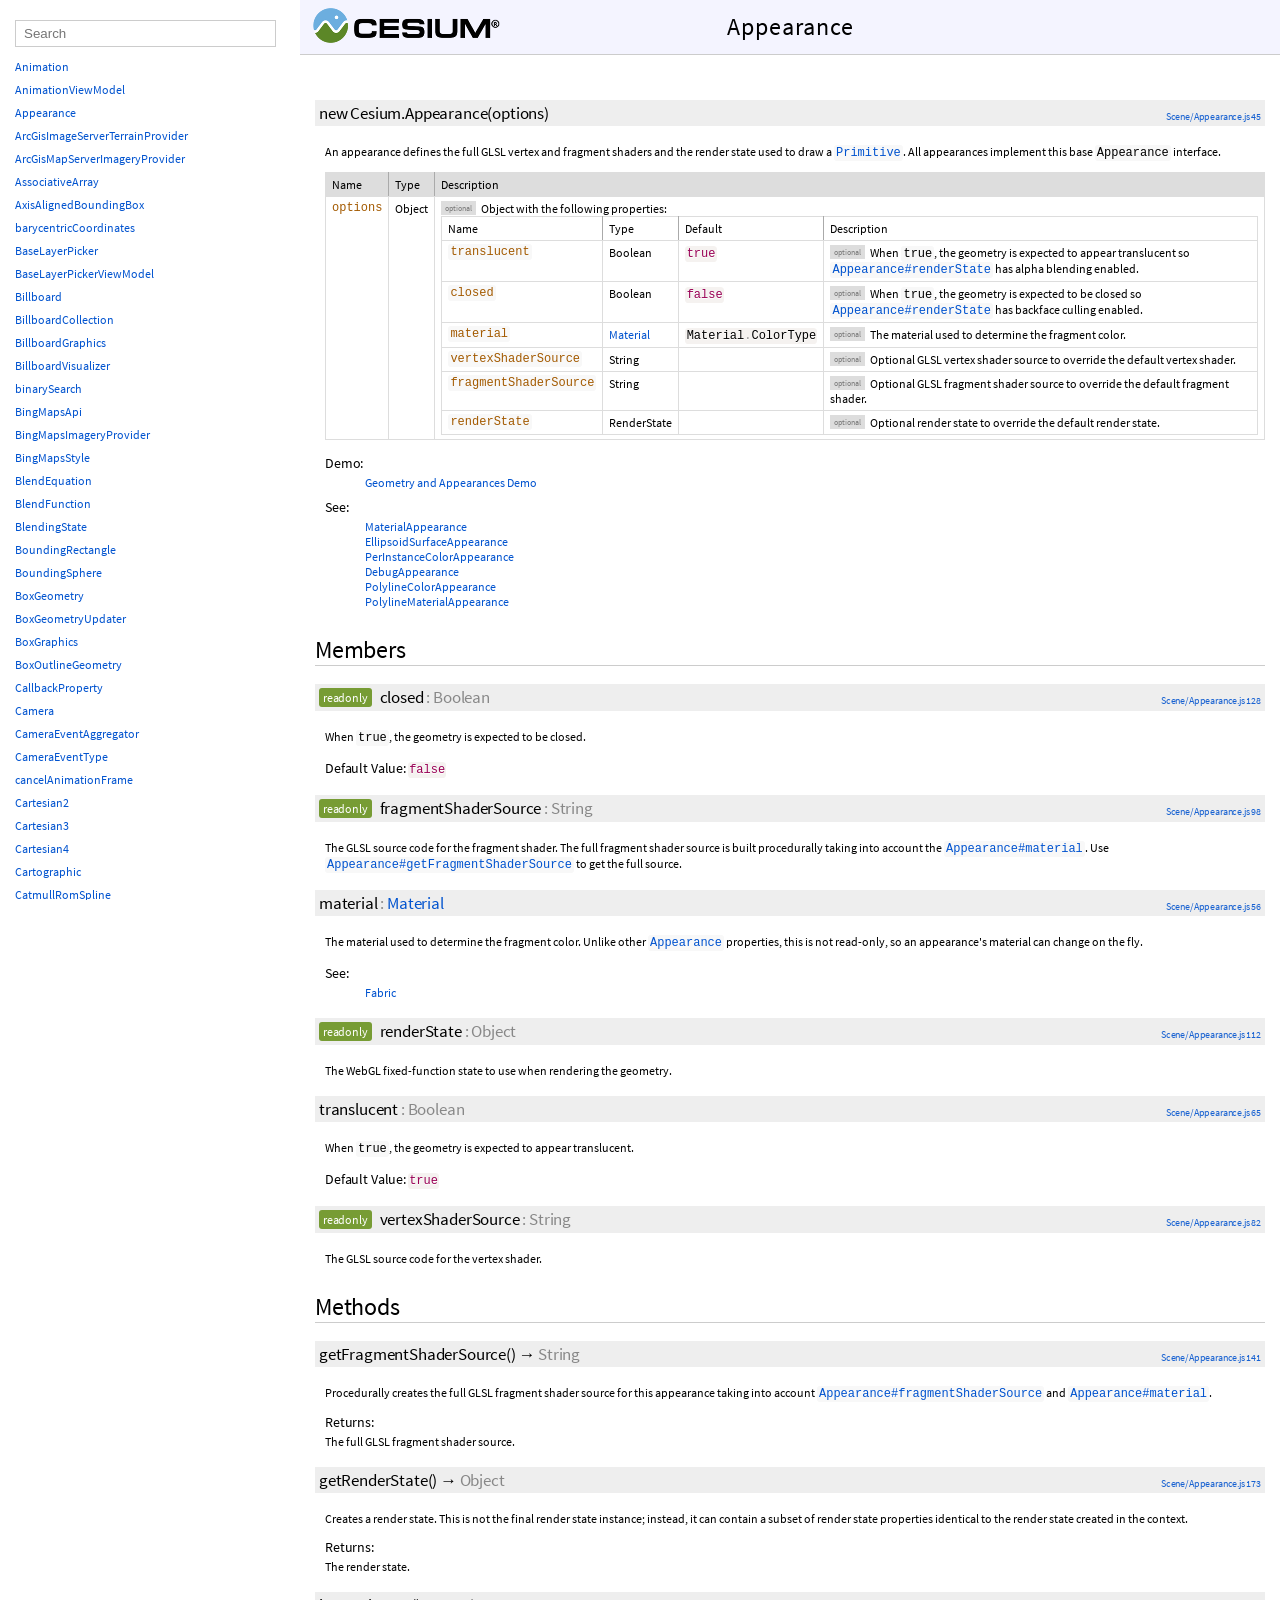
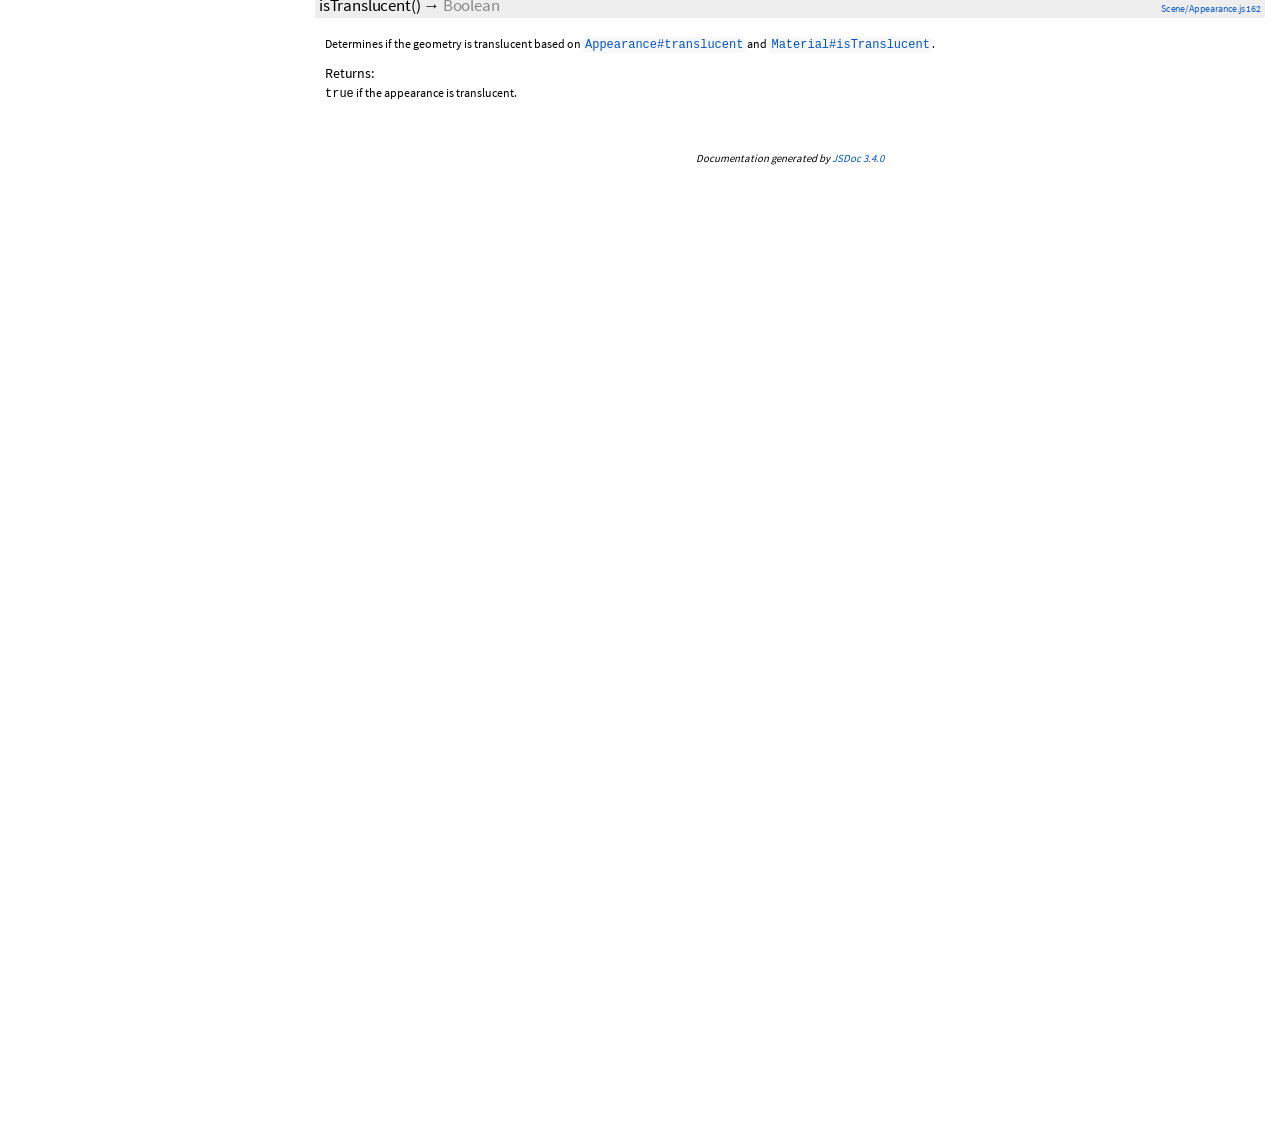
<file: Build/Documentation/Appearance.html>
<!DOCTYPE html>
<html lang="en">
<head>
    <meta charset="utf-8">
    <meta http-equiv="X-UA-Compatible" content="IE=edge">
    <meta name="viewport" content="width=device-width, initial-scale=1">
    <title>Appearance - Cesium Documentation</title>

    <!--[if lt IE 9]>
      <script src="javascript/html5.js"></script>
    <![endif]-->
    <link href="styles/jsdoc-default.css" rel="stylesheet">
    <link href="styles/prism.css" rel="stylesheet">
</head>
<body>

<div id="main">

    <h1 class="page-title">
        <a href="index.html"><img src="images/CesiumLogo.png" class="cesiumLogo"></a>
        Appearance
        <div class="titleCenterer"></div>
    </h1>

    



<section>

<header>
    
</header>

<article>
    <div class="container-overview">
    

    
        
<dt>
    <div class="nameContainer">
    <h4 class="name" id="Appearance">
        <a href="#Appearance" class="doc-link"></a>
        new Cesium.Appearance<span class="signature">(<span class="optional">options</span>)</span>
        

<div class="source-link rightLinks">
    <a href="https://github.com/AnalyticalGraphicsInc/cesium/blob/1.17/Source/Scene/Appearance.js#L45">Scene/Appearance.js 45</a>
</div>


    </h4>

    </div>

    
</dt>
<dd>

    
    <div class="description">
        An appearance defines the full GLSL vertex and fragment shaders and therender state used to draw a <a href="Primitive.html"><code>Primitive</code></a>.  All appearances implementthis base <code>Appearance</code> interface.
    </div>
    

    

    

    

    
        

<table class="params">
    <thead>
    <tr>
        
        <th>Name</th>
        

        <th>Type</th>

        

        <th class="last">Description</th>
    </tr>
    </thead>

    <tbody>
    

        <tr>
            
                <td class="name"><code>options</code></td>
            

            <td class="type">
            
                
<span class="param-type">Object</span>


            
            </td>

            

            <td class="description last">
            
                
                        <span class="optional">optional</span>
                
                

                
            
                Object with the following properties:
                

<table class="params">
    <thead>
    <tr>
        
        <th>Name</th>
        

        <th>Type</th>

        
        <th>Default</th>
        

        <th class="last">Description</th>
    </tr>
    </thead>

    <tbody>
    

        <tr>
            
                <td class="name"><code>translucent</code></td>
            

            <td class="type">
            
                
<span class="param-type">Boolean</span>


            
            </td>

            
                <td class="default">
                
                    <code class="language-javascript">true</code>
                
                </td>
            

            <td class="description last">
            
                
                        <span class="optional">optional</span>
                
                

                
            
                When <code>true</code>, the geometry is expected to appear translucent so <a href="Appearance.html#renderState"><code>Appearance#renderState</code></a> has alpha blending enabled.</td>
        </tr>

    

        <tr>
            
                <td class="name"><code>closed</code></td>
            

            <td class="type">
            
                
<span class="param-type">Boolean</span>


            
            </td>

            
                <td class="default">
                
                    <code class="language-javascript">false</code>
                
                </td>
            

            <td class="description last">
            
                
                        <span class="optional">optional</span>
                
                

                
            
                When <code>true</code>, the geometry is expected to be closed so <a href="Appearance.html#renderState"><code>Appearance#renderState</code></a> has backface culling enabled.</td>
        </tr>

    

        <tr>
            
                <td class="name"><code>material</code></td>
            

            <td class="type">
            
                
<span class="param-type"><a href="Material.html">Material</a></span>


            
            </td>

            
                <td class="default">
                
                    <code class="language-javascript">Material.ColorType</code>
                
                </td>
            

            <td class="description last">
            
                
                        <span class="optional">optional</span>
                
                

                
            
                The material used to determine the fragment color.</td>
        </tr>

    

        <tr>
            
                <td class="name"><code>vertexShaderSource</code></td>
            

            <td class="type">
            
                
<span class="param-type">String</span>


            
            </td>

            
                <td class="default">
                
                </td>
            

            <td class="description last">
            
                
                        <span class="optional">optional</span>
                
                

                
            
                Optional GLSL vertex shader source to override the default vertex shader.</td>
        </tr>

    

        <tr>
            
                <td class="name"><code>fragmentShaderSource</code></td>
            

            <td class="type">
            
                
<span class="param-type">String</span>


            
            </td>

            
                <td class="default">
                
                </td>
            

            <td class="description last">
            
                
                        <span class="optional">optional</span>
                
                

                
            
                Optional GLSL fragment shader source to override the default fragment shader.</td>
        </tr>

    

        <tr>
            
                <td class="name"><code>renderState</code></td>
            

            <td class="type">
            
                
<span class="param-type">RenderState</span>


            
            </td>

            
                <td class="default">
                
                </td>
            

            <td class="description last">
            
                
                        <span class="optional">optional</span>
                
                

                
            
                Optional render state to override the default render state.</td>
        </tr>

    
    </tbody>
</table>
            </td>
        </tr>

    
    </tbody>
</table>
    

    

    

    

    

    

    

    
<dl class="details">
    

    

    

    

    

    

    

    

    

    

    

    
    <h5>Demo:</h5>
    <ul class="see-list">
        <li><a href="http://cesiumjs.org/Cesium/Apps/Sandcastle/index.html?src=Geometry%2520and%2520Appearances.html">Geometry and Appearances Demo</a></li>
    </ul>
    

    
    <h5>See:</h5>
    <ul class="see-list">
        <li><a href="MaterialAppearance.html">MaterialAppearance</a></li>
    
        <li><a href="EllipsoidSurfaceAppearance.html">EllipsoidSurfaceAppearance</a></li>
    
        <li><a href="PerInstanceColorAppearance.html">PerInstanceColorAppearance</a></li>
    
        <li><a href="DebugAppearance.html">DebugAppearance</a></li>
    
        <li><a href="PolylineColorAppearance.html">PolylineColorAppearance</a></li>
    
        <li><a href="PolylineMaterialAppearance.html">PolylineMaterialAppearance</a></li>
    </ul>
    

    
</dl>

</dd>

    
    </div>

    

    

    

    

    

    
        <h3 class="subsection-title">Members</h3>

        <dl>
            
<dt>
    <div class="nameContainer">
    <h4 class="name" id="closed">
        <a href="#closed" class="doc-link"></a>
        <span class="type-signature attribute-readonly">readonly</span>closed<span class="type-signature"> : Boolean</span>
        

<div class="source-link rightLinks">
    <a href="https://github.com/AnalyticalGraphicsInc/cesium/blob/1.17/Source/Scene/Appearance.js#L128">Scene/Appearance.js 128</a>
</div>


    </h4>

    </div>

    
</dt>
<dd>
    
    <div class="description">
        When <code>true</code>, the geometry is expected to be closed.
    </div>
    

    

    
<dl class="details">
    

    

    

    

    

    

    

    

    
    <span class="details-header">Default Value:</span>
    <code class="language-javascript">false</code>
    

    

    

    

    

    
</dl>

</dd>

        
            
<dt>
    <div class="nameContainer">
    <h4 class="name" id="fragmentShaderSource">
        <a href="#fragmentShaderSource" class="doc-link"></a>
        <span class="type-signature attribute-readonly">readonly</span>fragmentShaderSource<span class="type-signature"> : String</span>
        

<div class="source-link rightLinks">
    <a href="https://github.com/AnalyticalGraphicsInc/cesium/blob/1.17/Source/Scene/Appearance.js#L98">Scene/Appearance.js 98</a>
</div>


    </h4>

    </div>

    
</dt>
<dd>
    
    <div class="description">
        The GLSL source code for the fragment shader.  The full fragment shadersource is built procedurally taking into account the <a href="Appearance.html#material"><code>Appearance#material</code></a>.Use <a href="Appearance.html#getFragmentShaderSource"><code>Appearance#getFragmentShaderSource</code></a> to get the full source.
    </div>
    

    

    
<dl class="details">
    

    

    

    

    

    

    

    

    

    

    

    

    

    
</dl>

</dd>

        
            
<dt>
    <div class="nameContainer">
    <h4 class="name" id="material">
        <a href="#material" class="doc-link"></a>
        material<span class="type-signature"> : <a href="Material.html">Material</a></span>
        

<div class="source-link rightLinks">
    <a href="https://github.com/AnalyticalGraphicsInc/cesium/blob/1.17/Source/Scene/Appearance.js#L56">Scene/Appearance.js 56</a>
</div>


    </h4>

    </div>

    
</dt>
<dd>
    
    <div class="description">
        The material used to determine the fragment color.  Unlike other <a href="Appearance.html"><code>Appearance</code></a>properties, this is not read-only, so an appearance's material can change on the fly.
    </div>
    

    

    
<dl class="details">
    

    

    

    

    

    

    

    

    

    

    

    

    
    <h5>See:</h5>
    <ul class="see-list">
        <li><a href="https://github.com/AnalyticalGraphicsInc/cesium/wiki/Fabric">Fabric</a></li>
    </ul>
    

    
</dl>

</dd>

        
            
<dt>
    <div class="nameContainer">
    <h4 class="name" id="renderState">
        <a href="#renderState" class="doc-link"></a>
        <span class="type-signature attribute-readonly">readonly</span>renderState<span class="type-signature"> : Object</span>
        

<div class="source-link rightLinks">
    <a href="https://github.com/AnalyticalGraphicsInc/cesium/blob/1.17/Source/Scene/Appearance.js#L112">Scene/Appearance.js 112</a>
</div>


    </h4>

    </div>

    
</dt>
<dd>
    
    <div class="description">
        The WebGL fixed-function state to use when rendering the geometry.
    </div>
    

    

    
<dl class="details">
    

    

    

    

    

    

    

    

    

    

    

    

    

    
</dl>

</dd>

        
            
<dt>
    <div class="nameContainer">
    <h4 class="name" id="translucent">
        <a href="#translucent" class="doc-link"></a>
        translucent<span class="type-signature"> : Boolean</span>
        

<div class="source-link rightLinks">
    <a href="https://github.com/AnalyticalGraphicsInc/cesium/blob/1.17/Source/Scene/Appearance.js#L65">Scene/Appearance.js 65</a>
</div>


    </h4>

    </div>

    
</dt>
<dd>
    
    <div class="description">
        When <code>true</code>, the geometry is expected to appear translucent.
    </div>
    

    

    
<dl class="details">
    

    

    

    

    

    

    

    

    
    <span class="details-header">Default Value:</span>
    <code class="language-javascript">true</code>
    

    

    

    

    

    
</dl>

</dd>

        
            
<dt>
    <div class="nameContainer">
    <h4 class="name" id="vertexShaderSource">
        <a href="#vertexShaderSource" class="doc-link"></a>
        <span class="type-signature attribute-readonly">readonly</span>vertexShaderSource<span class="type-signature"> : String</span>
        

<div class="source-link rightLinks">
    <a href="https://github.com/AnalyticalGraphicsInc/cesium/blob/1.17/Source/Scene/Appearance.js#L82">Scene/Appearance.js 82</a>
</div>


    </h4>

    </div>

    
</dt>
<dd>
    
    <div class="description">
        The GLSL source code for the vertex shader.
    </div>
    

    

    
<dl class="details">
    

    

    

    

    

    

    

    

    

    

    

    

    

    
</dl>

</dd>

        </dl>
    

    
        <h3 class="subsection-title">Methods</h3>

        <dl>
            
<dt>
    <div class="nameContainer">
    <h4 class="name" id="getFragmentShaderSource">
        <a href="#getFragmentShaderSource" class="doc-link"></a>
        getFragmentShaderSource<span class="signature">()</span> &rarr; <span class="type-signature returnType">String</span>
        

<div class="source-link rightLinks">
    <a href="https://github.com/AnalyticalGraphicsInc/cesium/blob/1.17/Source/Scene/Appearance.js#L141">Scene/Appearance.js 141</a>
</div>


    </h4>

    </div>

    
</dt>
<dd>

    
    <div class="description">
        Procedurally creates the full GLSL fragment shader source for this appearancetaking into account <a href="Appearance.html#fragmentShaderSource"><code>Appearance#fragmentShaderSource</code></a> and <a href="Appearance.html#material"><code>Appearance#material</code></a>.
    </div>
    

    

    

    

    

    

    

    

    

    
    <h5>Returns:</h5>
    
            
<div class="param-desc">
    The full GLSL fragment shader source.
</div>


        

    

    
<dl class="details">
    

    

    

    

    

    

    

    

    

    

    

    

    

    
</dl>

</dd>

        
            
<dt>
    <div class="nameContainer">
    <h4 class="name" id="getRenderState">
        <a href="#getRenderState" class="doc-link"></a>
        getRenderState<span class="signature">()</span> &rarr; <span class="type-signature returnType">Object</span>
        

<div class="source-link rightLinks">
    <a href="https://github.com/AnalyticalGraphicsInc/cesium/blob/1.17/Source/Scene/Appearance.js#L173">Scene/Appearance.js 173</a>
</div>


    </h4>

    </div>

    
</dt>
<dd>

    
    <div class="description">
        Creates a render state.  This is not the final render state instance; instead,it can contain a subset of render state properties identical to the render statecreated in the context.
    </div>
    

    

    

    

    

    

    

    

    

    
    <h5>Returns:</h5>
    
            
<div class="param-desc">
    The render state.
</div>


        

    

    
<dl class="details">
    

    

    

    

    

    

    

    

    

    

    

    

    

    
</dl>

</dd>

        
            
<dt>
    <div class="nameContainer">
    <h4 class="name" id="isTranslucent">
        <a href="#isTranslucent" class="doc-link"></a>
        isTranslucent<span class="signature">()</span> &rarr; <span class="type-signature returnType">Boolean</span>
        

<div class="source-link rightLinks">
    <a href="https://github.com/AnalyticalGraphicsInc/cesium/blob/1.17/Source/Scene/Appearance.js#L162">Scene/Appearance.js 162</a>
</div>


    </h4>

    </div>

    
</dt>
<dd>

    
    <div class="description">
        Determines if the geometry is translucent based on <a href="Appearance.html#translucent"><code>Appearance#translucent</code></a> and <a href="Material.html#isTranslucent"><code>Material#isTranslucent</code></a>.
    </div>
    

    

    

    

    

    

    

    

    

    
    <h5>Returns:</h5>
    
            
<div class="param-desc">
    <code>true</code> if the appearance is translucent.
</div>


        

    

    
<dl class="details">
    

    

    

    

    

    

    

    

    

    

    

    

    

    
</dl>

</dd>

        </dl>
    

    

    
</article>

</section>





    <footer>
        Documentation generated by <a href="https://github.com/jsdoc3/jsdoc">JSDoc 3.4.0</a>
    </footer>
</div>

<div class="nav">
    <div class="menu">
        <input type="text" class="classFilter" id="ClassFilter" placeholder="Search">
        <ul id="ClassList"><li data-name="Animation"><a href="Animation.html">Animation</a></li><li data-name="AnimationViewModel"><a href="AnimationViewModel.html">AnimationViewModel</a></li><li data-name="Appearance"><a href="Appearance.html">Appearance</a></li><li data-name="ArcGisImageServerTerrainProvider"><a href="ArcGisImageServerTerrainProvider.html">ArcGisImageServerTerrainProvider</a></li><li data-name="ArcGisMapServerImageryProvider"><a href="ArcGisMapServerImageryProvider.html">ArcGisMapServerImageryProvider</a></li><li data-name="AssociativeArray"><a href="AssociativeArray.html">AssociativeArray</a></li><li data-name="AxisAlignedBoundingBox"><a href="AxisAlignedBoundingBox.html">AxisAlignedBoundingBox</a></li><li data-name="barycentricCoordinates"><a href="barycentricCoordinates.html">barycentricCoordinates</a></li><li data-name="BaseLayerPicker"><a href="BaseLayerPicker.html">BaseLayerPicker</a></li><li data-name="BaseLayerPickerViewModel"><a href="BaseLayerPickerViewModel.html">BaseLayerPickerViewModel</a></li><li data-name="Billboard"><a href="Billboard.html">Billboard</a></li><li data-name="BillboardCollection"><a href="BillboardCollection.html">BillboardCollection</a></li><li data-name="BillboardGraphics"><a href="BillboardGraphics.html">BillboardGraphics</a></li><li data-name="BillboardVisualizer"><a href="BillboardVisualizer.html">BillboardVisualizer</a></li><li data-name="binarySearch"><a href="binarySearch.html">binarySearch</a></li><li data-name="BingMapsApi"><a href="BingMapsApi.html">BingMapsApi</a></li><li data-name="BingMapsImageryProvider"><a href="BingMapsImageryProvider.html">BingMapsImageryProvider</a></li><li data-name="BingMapsStyle"><a href="BingMapsStyle.html">BingMapsStyle</a></li><li data-name="BlendEquation"><a href="BlendEquation.html">BlendEquation</a></li><li data-name="BlendFunction"><a href="BlendFunction.html">BlendFunction</a></li><li data-name="BlendingState"><a href="BlendingState.html">BlendingState</a></li><li data-name="BoundingRectangle"><a href="BoundingRectangle.html">BoundingRectangle</a></li><li data-name="BoundingSphere"><a href="BoundingSphere.html">BoundingSphere</a></li><li data-name="BoxGeometry"><a href="BoxGeometry.html">BoxGeometry</a></li><li data-name="BoxGeometryUpdater"><a href="BoxGeometryUpdater.html">BoxGeometryUpdater</a></li><li data-name="BoxGraphics"><a href="BoxGraphics.html">BoxGraphics</a></li><li data-name="BoxOutlineGeometry"><a href="BoxOutlineGeometry.html">BoxOutlineGeometry</a></li><li data-name="CallbackProperty"><a href="CallbackProperty.html">CallbackProperty</a></li><li data-name="Camera"><a href="Camera.html">Camera</a></li><li data-name="CameraEventAggregator"><a href="CameraEventAggregator.html">CameraEventAggregator</a></li><li data-name="CameraEventType"><a href="CameraEventType.html">CameraEventType</a></li><li data-name="cancelAnimationFrame"><a href="cancelAnimationFrame.html">cancelAnimationFrame</a></li><li data-name="Cartesian2"><a href="Cartesian2.html">Cartesian2</a></li><li data-name="Cartesian3"><a href="Cartesian3.html">Cartesian3</a></li><li data-name="Cartesian4"><a href="Cartesian4.html">Cartesian4</a></li><li data-name="Cartographic"><a href="Cartographic.html">Cartographic</a></li><li data-name="CatmullRomSpline"><a href="CatmullRomSpline.html">CatmullRomSpline</a></li><li data-name="CesiumInspector"><a href="CesiumInspector.html">CesiumInspector</a></li><li data-name="CesiumInspectorViewModel"><a href="CesiumInspectorViewModel.html">CesiumInspectorViewModel</a></li><li data-name="CesiumMath"><a href="CesiumMath.html">CesiumMath</a></li><li data-name="CesiumTerrainProvider"><a href="CesiumTerrainProvider.html">CesiumTerrainProvider</a></li><li data-name="CesiumWidget"><a href="CesiumWidget.html">CesiumWidget</a></li><li data-name="CheckerboardMaterialProperty"><a href="CheckerboardMaterialProperty.html">CheckerboardMaterialProperty</a></li><li data-name="CircleGeometry"><a href="CircleGeometry.html">CircleGeometry</a></li><li data-name="CircleOutlineGeometry"><a href="CircleOutlineGeometry.html">CircleOutlineGeometry</a></li><li data-name="Clock"><a href="Clock.html">Clock</a></li><li data-name="ClockRange"><a href="ClockRange.html">ClockRange</a></li><li data-name="ClockStep"><a href="ClockStep.html">ClockStep</a></li><li data-name="ClockViewModel"><a href="ClockViewModel.html">ClockViewModel</a></li><li data-name="clone"><a href="clone.html">clone</a></li><li data-name="Color"><a href="Color.html">Color</a></li><li data-name="ColorGeometryInstanceAttribute"><a href="ColorGeometryInstanceAttribute.html">ColorGeometryInstanceAttribute</a></li><li data-name="ColorMaterialProperty"><a href="ColorMaterialProperty.html">ColorMaterialProperty</a></li><li data-name="combine"><a href="combine.html">combine</a></li><li data-name="Command"><a href="Command.html">Command</a></li><li data-name="ComponentDatatype"><a href="ComponentDatatype.html">ComponentDatatype</a></li><li data-name="CompositeEntityCollection"><a href="CompositeEntityCollection.html">CompositeEntityCollection</a></li><li data-name="CompositeMaterialProperty"><a href="CompositeMaterialProperty.html">CompositeMaterialProperty</a></li><li data-name="CompositePositionProperty"><a href="CompositePositionProperty.html">CompositePositionProperty</a></li><li data-name="CompositeProperty"><a href="CompositeProperty.html">CompositeProperty</a></li><li data-name="ConstantPositionProperty"><a href="ConstantPositionProperty.html">ConstantPositionProperty</a></li><li data-name="ConstantProperty"><a href="ConstantProperty.html">ConstantProperty</a></li><li data-name="CornerType"><a href="CornerType.html">CornerType</a></li><li data-name="CorridorGeometry"><a href="CorridorGeometry.html">CorridorGeometry</a></li><li data-name="CorridorGeometryUpdater"><a href="CorridorGeometryUpdater.html">CorridorGeometryUpdater</a></li><li data-name="CorridorGraphics"><a href="CorridorGraphics.html">CorridorGraphics</a></li><li data-name="CorridorOutlineGeometry"><a href="CorridorOutlineGeometry.html">CorridorOutlineGeometry</a></li><li data-name="createCommand"><a href="createCommand.html">createCommand</a></li><li data-name="createGuid"><a href="createGuid.html">createGuid</a></li><li data-name="createOpenStreetMapImageryProvider"><a href="createOpenStreetMapImageryProvider.html">createOpenStreetMapImageryProvider</a></li><li data-name="createTangentSpaceDebugPrimitive"><a href="createTangentSpaceDebugPrimitive.html">createTangentSpaceDebugPrimitive</a></li><li data-name="createTaskProcessorWorker"><a href="createTaskProcessorWorker.html">createTaskProcessorWorker</a></li><li data-name="Credit"><a href="Credit.html">Credit</a></li><li data-name="CreditDisplay"><a href="CreditDisplay.html">CreditDisplay</a></li><li data-name="CubicRealPolynomial"><a href="CubicRealPolynomial.html">CubicRealPolynomial</a></li><li data-name="CullFace"><a href="CullFace.html">CullFace</a></li><li data-name="CullingVolume"><a href="CullingVolume.html">CullingVolume</a></li><li data-name="CustomDataSource"><a href="CustomDataSource.html">CustomDataSource</a></li><li data-name="CylinderGeometry"><a href="CylinderGeometry.html">CylinderGeometry</a></li><li data-name="CylinderGeometryUpdater"><a href="CylinderGeometryUpdater.html">CylinderGeometryUpdater</a></li><li data-name="CylinderGraphics"><a href="CylinderGraphics.html">CylinderGraphics</a></li><li data-name="CylinderOutlineGeometry"><a href="CylinderOutlineGeometry.html">CylinderOutlineGeometry</a></li><li data-name="CzmlDataSource"><a href="CzmlDataSource.html">CzmlDataSource</a></li><li data-name="DataSource"><a href="DataSource.html">DataSource</a></li><li data-name="DataSourceClock"><a href="DataSourceClock.html">DataSourceClock</a></li><li data-name="DataSourceCollection"><a href="DataSourceCollection.html">DataSourceCollection</a></li><li data-name="DataSourceDisplay"><a href="DataSourceDisplay.html">DataSourceDisplay</a></li><li data-name="DebugAppearance"><a href="DebugAppearance.html">DebugAppearance</a></li><li data-name="DebugModelMatrixPrimitive"><a href="DebugModelMatrixPrimitive.html">DebugModelMatrixPrimitive</a></li><li data-name="DefaultProxy"><a href="DefaultProxy.html">DefaultProxy</a></li><li data-name="defaultValue"><a href="defaultValue.html">defaultValue</a></li><li data-name="defined"><a href="defined.html">defined</a></li><li data-name="definedNotNull"><a href="definedNotNull.html">definedNotNull</a></li><li data-name="DepthFunction"><a href="DepthFunction.html">DepthFunction</a></li><li data-name="destroyObject"><a href="destroyObject.html">destroyObject</a></li><li data-name="DeveloperError"><a href="DeveloperError.html">DeveloperError</a></li><li data-name="DiscardMissingTileImagePolicy"><a href="DiscardMissingTileImagePolicy.html">DiscardMissingTileImagePolicy</a></li><li data-name="DynamicGeometryUpdater"><a href="DynamicGeometryUpdater.html">DynamicGeometryUpdater</a></li><li data-name="EasingFunction"><a href="EasingFunction.html">EasingFunction</a></li><li data-name="EllipseGeometry"><a href="EllipseGeometry.html">EllipseGeometry</a></li><li data-name="EllipseGeometryUpdater"><a href="EllipseGeometryUpdater.html">EllipseGeometryUpdater</a></li><li data-name="EllipseGraphics"><a href="EllipseGraphics.html">EllipseGraphics</a></li><li data-name="EllipseOutlineGeometry"><a href="EllipseOutlineGeometry.html">EllipseOutlineGeometry</a></li><li data-name="Ellipsoid"><a href="Ellipsoid.html">Ellipsoid</a></li><li data-name="EllipsoidGeodesic"><a href="EllipsoidGeodesic.html">EllipsoidGeodesic</a></li><li data-name="EllipsoidGeometry"><a href="EllipsoidGeometry.html">EllipsoidGeometry</a></li><li data-name="EllipsoidGeometryUpdater"><a href="EllipsoidGeometryUpdater.html">EllipsoidGeometryUpdater</a></li><li data-name="EllipsoidGraphics"><a href="EllipsoidGraphics.html">EllipsoidGraphics</a></li><li data-name="EllipsoidOutlineGeometry"><a href="EllipsoidOutlineGeometry.html">EllipsoidOutlineGeometry</a></li><li data-name="EllipsoidSurfaceAppearance"><a href="EllipsoidSurfaceAppearance.html">EllipsoidSurfaceAppearance</a></li><li data-name="EllipsoidTangentPlane"><a href="EllipsoidTangentPlane.html">EllipsoidTangentPlane</a></li><li data-name="EllipsoidTerrainProvider"><a href="EllipsoidTerrainProvider.html">EllipsoidTerrainProvider</a></li><li data-name="Entity"><a href="Entity.html">Entity</a></li><li data-name="EntityCollection"><a href="EntityCollection.html">EntityCollection</a></li><li data-name="EntityView"><a href="EntityView.html">EntityView</a></li><li data-name="Event"><a href="Event.html">Event</a></li><li data-name="EventHelper"><a href="EventHelper.html">EventHelper</a></li><li data-name="ExtrapolationType"><a href="ExtrapolationType.html">ExtrapolationType</a></li><li data-name="FeatureDetection"><a href="FeatureDetection.html">FeatureDetection</a></li><li data-name="Fog"><a href="Fog.html">Fog</a></li><li data-name="formatError"><a href="formatError.html">formatError</a></li><li data-name="FrameRateMonitor"><a href="FrameRateMonitor.html">FrameRateMonitor</a></li><li data-name="Fullscreen"><a href="Fullscreen.html">Fullscreen</a></li><li data-name="FullscreenButton"><a href="FullscreenButton.html">FullscreenButton</a></li><li data-name="FullscreenButtonViewModel"><a href="FullscreenButtonViewModel.html">FullscreenButtonViewModel</a></li><li data-name="Geocoder"><a href="Geocoder.html">Geocoder</a></li><li data-name="GeocoderViewModel"><a href="GeocoderViewModel.html">GeocoderViewModel</a></li><li data-name="GeographicProjection"><a href="GeographicProjection.html">GeographicProjection</a></li><li data-name="GeographicTilingScheme"><a href="GeographicTilingScheme.html">GeographicTilingScheme</a></li><li data-name="GeoJsonDataSource"><a href="GeoJsonDataSource.html">GeoJsonDataSource</a></li><li data-name="Geometry"><a href="Geometry.html">Geometry</a></li><li data-name="GeometryAttribute"><a href="GeometryAttribute.html">GeometryAttribute</a></li><li data-name="GeometryAttributes"><a href="GeometryAttributes.html">GeometryAttributes</a></li><li data-name="GeometryInstance"><a href="GeometryInstance.html">GeometryInstance</a></li><li data-name="GeometryInstanceAttribute"><a href="GeometryInstanceAttribute.html">GeometryInstanceAttribute</a></li><li data-name="GeometryPipeline"><a href="GeometryPipeline.html">GeometryPipeline</a></li><li data-name="GeometryUpdater"><a href="GeometryUpdater.html">GeometryUpdater</a></li><li data-name="GeometryVisualizer"><a href="GeometryVisualizer.html">GeometryVisualizer</a></li><li data-name="getBaseUri"><a href="getBaseUri.html">getBaseUri</a></li><li data-name="GetFeatureInfoFormat"><a href="GetFeatureInfoFormat.html">GetFeatureInfoFormat</a></li><li data-name="getFilenameFromUri"><a href="getFilenameFromUri.html">getFilenameFromUri</a></li><li data-name="getImagePixels"><a href="getImagePixels.html">getImagePixels</a></li><li data-name="getTimestamp"><a href="getTimestamp.html">getTimestamp</a></li><li data-name="Globe"><a href="Globe.html">Globe</a></li><li data-name="GoogleEarthImageryProvider"><a href="GoogleEarthImageryProvider.html">GoogleEarthImageryProvider</a></li><li data-name="GregorianDate"><a href="GregorianDate.html">GregorianDate</a></li><li data-name="GridImageryProvider"><a href="GridImageryProvider.html">GridImageryProvider</a></li><li data-name="GridMaterialProperty"><a href="GridMaterialProperty.html">GridMaterialProperty</a></li><li data-name="GroundPrimitive"><a href="GroundPrimitive.html">GroundPrimitive</a></li><li data-name="HeadingPitchRange"><a href="HeadingPitchRange.html">HeadingPitchRange</a></li><li data-name="HeightmapTerrainData"><a href="HeightmapTerrainData.html">HeightmapTerrainData</a></li><li data-name="HeightReference"><a href="HeightReference.html">HeightReference</a></li><li data-name="HermitePolynomialApproximation"><a href="HermitePolynomialApproximation.html">HermitePolynomialApproximation</a></li><li data-name="HermiteSpline"><a href="HermiteSpline.html">HermiteSpline</a></li><li data-name="HomeButton"><a href="HomeButton.html">HomeButton</a></li><li data-name="HomeButtonViewModel"><a href="HomeButtonViewModel.html">HomeButtonViewModel</a></li><li data-name="HorizontalOrigin"><a href="HorizontalOrigin.html">HorizontalOrigin</a></li><li data-name="ImageMaterialProperty"><a href="ImageMaterialProperty.html">ImageMaterialProperty</a></li><li data-name="ImageryLayer"><a href="ImageryLayer.html">ImageryLayer</a></li><li data-name="ImageryLayerCollection"><a href="ImageryLayerCollection.html">ImageryLayerCollection</a></li><li data-name="ImageryLayerFeatureInfo"><a href="ImageryLayerFeatureInfo.html">ImageryLayerFeatureInfo</a></li><li data-name="ImageryProvider"><a href="ImageryProvider.html">ImageryProvider</a></li><li data-name="IndexDatatype"><a href="IndexDatatype.html">IndexDatatype</a></li><li data-name="InfoBox"><a href="InfoBox.html">InfoBox</a></li><li data-name="InfoBoxViewModel"><a href="InfoBoxViewModel.html">InfoBoxViewModel</a></li><li data-name="InterpolationAlgorithm"><a href="InterpolationAlgorithm.html">InterpolationAlgorithm</a></li><li data-name="Intersect"><a href="Intersect.html">Intersect</a></li><li data-name="Intersections2D"><a href="Intersections2D.html">Intersections2D</a></li><li data-name="IntersectionTests"><a href="IntersectionTests.html">IntersectionTests</a></li><li data-name="Interval"><a href="Interval.html">Interval</a></li><li data-name="isArray"><a href="isArray.html">isArray</a></li><li data-name="isLeapYear"><a href="isLeapYear.html">isLeapYear</a></li><li data-name="Iso8601"><a href="Iso8601.html">Iso8601</a></li><li data-name="JulianDate"><a href="JulianDate.html">JulianDate</a></li><li data-name="KeyboardEventModifier"><a href="KeyboardEventModifier.html">KeyboardEventModifier</a></li><li data-name="KmlDataSource"><a href="KmlDataSource.html">KmlDataSource</a></li><li data-name="KmlFeatureData"><a href="KmlFeatureData.html">KmlFeatureData</a></li><li data-name="Label"><a href="Label.html">Label</a></li><li data-name="LabelCollection"><a href="LabelCollection.html">LabelCollection</a></li><li data-name="LabelGraphics"><a href="LabelGraphics.html">LabelGraphics</a></li><li data-name="LabelStyle"><a href="LabelStyle.html">LabelStyle</a></li><li data-name="LabelVisualizer"><a href="LabelVisualizer.html">LabelVisualizer</a></li><li data-name="LagrangePolynomialApproximation"><a href="LagrangePolynomialApproximation.html">LagrangePolynomialApproximation</a></li><li data-name="LeapSecond"><a href="LeapSecond.html">LeapSecond</a></li><li data-name="LinearApproximation"><a href="LinearApproximation.html">LinearApproximation</a></li><li data-name="LinearSpline"><a href="LinearSpline.html">LinearSpline</a></li><li data-name="loadArrayBuffer"><a href="loadArrayBuffer.html">loadArrayBuffer</a></li><li data-name="loadBlob"><a href="loadBlob.html">loadBlob</a></li><li data-name="loadImage"><a href="loadImage.html">loadImage</a></li><li data-name="loadImageViaBlob"><a href="loadImageViaBlob.html">loadImageViaBlob</a></li><li data-name="loadJson"><a href="loadJson.html">loadJson</a></li><li data-name="loadJsonp"><a href="loadJsonp.html">loadJsonp</a></li><li data-name="loadText"><a href="loadText.html">loadText</a></li><li data-name="loadWithXhr"><a href="loadWithXhr.html">loadWithXhr</a></li><li data-name="loadXML"><a href="loadXML.html">loadXML</a></li><li data-name="MapboxImageryProvider"><a href="MapboxImageryProvider.html">MapboxImageryProvider</a></li><li data-name="MapProjection"><a href="MapProjection.html">MapProjection</a></li><li data-name="Material"><a href="Material.html">Material</a></li><li data-name="MaterialAppearance"><a href="MaterialAppearance.html">MaterialAppearance</a></li><li data-name="MaterialProperty"><a href="MaterialProperty.html">MaterialProperty</a></li><li data-name="Matrix2"><a href="Matrix2.html">Matrix2</a></li><li data-name="Matrix3"><a href="Matrix3.html">Matrix3</a></li><li data-name="Matrix4"><a href="Matrix4.html">Matrix4</a></li><li data-name="mergeSort"><a href="mergeSort.html">mergeSort</a></li><li data-name="Model"><a href="Model.html">Model</a></li><li data-name="ModelAnimation"><a href="ModelAnimation.html">ModelAnimation</a></li><li data-name="ModelAnimationCollection"><a href="ModelAnimationCollection.html">ModelAnimationCollection</a></li><li data-name="ModelAnimationLoop"><a href="ModelAnimationLoop.html">ModelAnimationLoop</a></li><li data-name="ModelGraphics"><a href="ModelGraphics.html">ModelGraphics</a></li><li data-name="ModelMaterial"><a href="ModelMaterial.html">ModelMaterial</a></li><li data-name="ModelMesh"><a href="ModelMesh.html">ModelMesh</a></li><li data-name="ModelNode"><a href="ModelNode.html">ModelNode</a></li><li data-name="ModelVisualizer"><a href="ModelVisualizer.html">ModelVisualizer</a></li><li data-name="Moon"><a href="Moon.html">Moon</a></li><li data-name="NavigationHelpButton"><a href="NavigationHelpButton.html">NavigationHelpButton</a></li><li data-name="NavigationHelpButtonViewModel"><a href="NavigationHelpButtonViewModel.html">NavigationHelpButtonViewModel</a></li><li data-name="NearFarScalar"><a href="NearFarScalar.html">NearFarScalar</a></li><li data-name="NeverTileDiscardPolicy"><a href="NeverTileDiscardPolicy.html">NeverTileDiscardPolicy</a></li><li data-name="NodeTransformationProperty"><a href="NodeTransformationProperty.html">NodeTransformationProperty</a></li><li data-name="objectToQuery"><a href="objectToQuery.html">objectToQuery</a></li><li data-name="Occluder"><a href="Occluder.html">Occluder</a></li><li data-name="OpenStreetMapImageryProvider"><a href="OpenStreetMapImageryProvider.html">OpenStreetMapImageryProvider</a></li><li data-name="OrientedBoundingBox"><a href="OrientedBoundingBox.html">OrientedBoundingBox</a></li><li data-name="OrthographicFrustum"><a href="OrthographicFrustum.html">OrthographicFrustum</a></li><li data-name="Packable"><a href="Packable.html">Packable</a></li><li data-name="PackableForInterpolation"><a href="PackableForInterpolation.html">PackableForInterpolation</a></li><li data-name="PathGraphics"><a href="PathGraphics.html">PathGraphics</a></li><li data-name="PathVisualizer"><a href="PathVisualizer.html">PathVisualizer</a></li><li data-name="PerformanceWatchdog"><a href="PerformanceWatchdog.html">PerformanceWatchdog</a></li><li data-name="PerformanceWatchdogViewModel"><a href="PerformanceWatchdogViewModel.html">PerformanceWatchdogViewModel</a></li><li data-name="PerInstanceColorAppearance"><a href="PerInstanceColorAppearance.html">PerInstanceColorAppearance</a></li><li data-name="PerspectiveFrustum"><a href="PerspectiveFrustum.html">PerspectiveFrustum</a></li><li data-name="PerspectiveOffCenterFrustum"><a href="PerspectiveOffCenterFrustum.html">PerspectiveOffCenterFrustum</a></li><li data-name="PinBuilder"><a href="PinBuilder.html">PinBuilder</a></li><li data-name="PixelFormat"><a href="PixelFormat.html">PixelFormat</a></li><li data-name="Plane"><a href="Plane.html">Plane</a></li><li data-name="PointGraphics"><a href="PointGraphics.html">PointGraphics</a></li><li data-name="pointInsideTriangle"><a href="pointInsideTriangle.html">pointInsideTriangle</a></li><li data-name="PointPrimitive"><a href="PointPrimitive.html">PointPrimitive</a></li><li data-name="PointPrimitiveCollection"><a href="PointPrimitiveCollection.html">PointPrimitiveCollection</a></li><li data-name="PointVisualizer"><a href="PointVisualizer.html">PointVisualizer</a></li><li data-name="PolygonGeometry"><a href="PolygonGeometry.html">PolygonGeometry</a></li><li data-name="PolygonGeometryUpdater"><a href="PolygonGeometryUpdater.html">PolygonGeometryUpdater</a></li><li data-name="PolygonGraphics"><a href="PolygonGraphics.html">PolygonGraphics</a></li><li data-name="PolygonHierarchy"><a href="PolygonHierarchy.html">PolygonHierarchy</a></li><li data-name="PolygonOutlineGeometry"><a href="PolygonOutlineGeometry.html">PolygonOutlineGeometry</a></li><li data-name="Polyline"><a href="Polyline.html">Polyline</a></li><li data-name="PolylineArrowMaterialProperty"><a href="PolylineArrowMaterialProperty.html">PolylineArrowMaterialProperty</a></li><li data-name="PolylineCollection"><a href="PolylineCollection.html">PolylineCollection</a></li><li data-name="PolylineColorAppearance"><a href="PolylineColorAppearance.html">PolylineColorAppearance</a></li><li data-name="PolylineGeometry"><a href="PolylineGeometry.html">PolylineGeometry</a></li><li data-name="PolylineGeometryUpdater"><a href="PolylineGeometryUpdater.html">PolylineGeometryUpdater</a></li><li data-name="PolylineGlowMaterialProperty"><a href="PolylineGlowMaterialProperty.html">PolylineGlowMaterialProperty</a></li><li data-name="PolylineGraphics"><a href="PolylineGraphics.html">PolylineGraphics</a></li><li data-name="PolylineMaterialAppearance"><a href="PolylineMaterialAppearance.html">PolylineMaterialAppearance</a></li><li data-name="PolylineOutlineMaterialProperty"><a href="PolylineOutlineMaterialProperty.html">PolylineOutlineMaterialProperty</a></li><li data-name="PolylineVolumeGeometry"><a href="PolylineVolumeGeometry.html">PolylineVolumeGeometry</a></li><li data-name="PolylineVolumeGeometryUpdater"><a href="PolylineVolumeGeometryUpdater.html">PolylineVolumeGeometryUpdater</a></li><li data-name="PolylineVolumeGraphics"><a href="PolylineVolumeGraphics.html">PolylineVolumeGraphics</a></li><li data-name="PolylineVolumeOutlineGeometry"><a href="PolylineVolumeOutlineGeometry.html">PolylineVolumeOutlineGeometry</a></li><li data-name="PositionProperty"><a href="PositionProperty.html">PositionProperty</a></li><li data-name="PositionPropertyArray"><a href="PositionPropertyArray.html">PositionPropertyArray</a></li><li data-name="Primitive"><a href="Primitive.html">Primitive</a></li><li data-name="PrimitiveCollection"><a href="PrimitiveCollection.html">PrimitiveCollection</a></li><li data-name="PrimitiveType"><a href="PrimitiveType.html">PrimitiveType</a></li><li data-name="Property"><a href="Property.html">Property</a></li><li data-name="PropertyArray"><a href="PropertyArray.html">PropertyArray</a></li><li data-name="PropertyBag"><a href="PropertyBag.html">PropertyBag</a></li><li data-name="ProviderViewModel"><a href="ProviderViewModel.html">ProviderViewModel</a></li><li data-name="QuadraticRealPolynomial"><a href="QuadraticRealPolynomial.html">QuadraticRealPolynomial</a></li><li data-name="QuantizedMeshTerrainData"><a href="QuantizedMeshTerrainData.html">QuantizedMeshTerrainData</a></li><li data-name="QuarticRealPolynomial"><a href="QuarticRealPolynomial.html">QuarticRealPolynomial</a></li><li data-name="Quaternion"><a href="Quaternion.html">Quaternion</a></li><li data-name="QuaternionSpline"><a href="QuaternionSpline.html">QuaternionSpline</a></li><li data-name="queryToObject"><a href="queryToObject.html">queryToObject</a></li><li data-name="Queue"><a href="Queue.html">Queue</a></li><li data-name="Ray"><a href="Ray.html">Ray</a></li><li data-name="Rectangle"><a href="Rectangle.html">Rectangle</a></li><li data-name="RectangleGeometry"><a href="RectangleGeometry.html">RectangleGeometry</a></li><li data-name="RectangleGeometryUpdater"><a href="RectangleGeometryUpdater.html">RectangleGeometryUpdater</a></li><li data-name="RectangleGraphics"><a href="RectangleGraphics.html">RectangleGraphics</a></li><li data-name="RectangleOutlineGeometry"><a href="RectangleOutlineGeometry.html">RectangleOutlineGeometry</a></li><li data-name="ReferenceFrame"><a href="ReferenceFrame.html">ReferenceFrame</a></li><li data-name="ReferenceProperty"><a href="ReferenceProperty.html">ReferenceProperty</a></li><li data-name="requestAnimationFrame"><a href="requestAnimationFrame.html">requestAnimationFrame</a></li><li data-name="RequestErrorEvent"><a href="RequestErrorEvent.html">RequestErrorEvent</a></li><li data-name="Rotation"><a href="Rotation.html">Rotation</a></li><li data-name="RuntimeError"><a href="RuntimeError.html">RuntimeError</a></li><li data-name="SampledPositionProperty"><a href="SampledPositionProperty.html">SampledPositionProperty</a></li><li data-name="SampledProperty"><a href="SampledProperty.html">SampledProperty</a></li><li data-name="sampleTerrain"><a href="sampleTerrain.html">sampleTerrain</a></li><li data-name="Scene"><a href="Scene.html">Scene</a></li><li data-name="SceneMode"><a href="SceneMode.html">SceneMode</a></li><li data-name="SceneModePicker"><a href="SceneModePicker.html">SceneModePicker</a></li><li data-name="SceneModePickerViewModel"><a href="SceneModePickerViewModel.html">SceneModePickerViewModel</a></li><li data-name="SceneTransforms"><a href="SceneTransforms.html">SceneTransforms</a></li><li data-name="ScreenSpaceCameraController"><a href="ScreenSpaceCameraController.html">ScreenSpaceCameraController</a></li><li data-name="ScreenSpaceEventHandler"><a href="ScreenSpaceEventHandler.html">ScreenSpaceEventHandler</a></li><li data-name="ScreenSpaceEventType"><a href="ScreenSpaceEventType.html">ScreenSpaceEventType</a></li><li data-name="SelectionIndicator"><a href="SelectionIndicator.html">SelectionIndicator</a></li><li data-name="SelectionIndicatorViewModel"><a href="SelectionIndicatorViewModel.html">SelectionIndicatorViewModel</a></li><li data-name="ShowGeometryInstanceAttribute"><a href="ShowGeometryInstanceAttribute.html">ShowGeometryInstanceAttribute</a></li><li data-name="Simon1994PlanetaryPositions"><a href="Simon1994PlanetaryPositions.html">Simon1994PlanetaryPositions</a></li><li data-name="SimplePolylineGeometry"><a href="SimplePolylineGeometry.html">SimplePolylineGeometry</a></li><li data-name="SingleTileImageryProvider"><a href="SingleTileImageryProvider.html">SingleTileImageryProvider</a></li><li data-name="SkyAtmosphere"><a href="SkyAtmosphere.html">SkyAtmosphere</a></li><li data-name="SkyBox"><a href="SkyBox.html">SkyBox</a></li><li data-name="SphereGeometry"><a href="SphereGeometry.html">SphereGeometry</a></li><li data-name="SphereOutlineGeometry"><a href="SphereOutlineGeometry.html">SphereOutlineGeometry</a></li><li data-name="Spherical"><a href="Spherical.html">Spherical</a></li><li data-name="Spline"><a href="Spline.html">Spline</a></li><li data-name="StencilFunction"><a href="StencilFunction.html">StencilFunction</a></li><li data-name="StencilOperation"><a href="StencilOperation.html">StencilOperation</a></li><li data-name="StripeMaterialProperty"><a href="StripeMaterialProperty.html">StripeMaterialProperty</a></li><li data-name="StripeOrientation"><a href="StripeOrientation.html">StripeOrientation</a></li><li data-name="subdivideArray"><a href="subdivideArray.html">subdivideArray</a></li><li data-name="Sun"><a href="Sun.html">Sun</a></li><li data-name="SvgPathBindingHandler"><a href="SvgPathBindingHandler.html">SvgPathBindingHandler</a></li><li data-name="TaskProcessor"><a href="TaskProcessor.html">TaskProcessor</a></li><li data-name="TerrainData"><a href="TerrainData.html">TerrainData</a></li><li data-name="TerrainProvider"><a href="TerrainProvider.html">TerrainProvider</a></li><li data-name="throttleRequestByServer"><a href="throttleRequestByServer.html">throttleRequestByServer</a></li><li data-name="TileCoordinatesImageryProvider"><a href="TileCoordinatesImageryProvider.html">TileCoordinatesImageryProvider</a></li><li data-name="TileDiscardPolicy"><a href="TileDiscardPolicy.html">TileDiscardPolicy</a></li><li data-name="TileMapServiceImageryProvider"><a href="TileMapServiceImageryProvider.html">TileMapServiceImageryProvider</a></li><li data-name="TileProviderError"><a href="TileProviderError.html">TileProviderError</a></li><li data-name="TilingScheme"><a href="TilingScheme.html">TilingScheme</a></li><li data-name="TimeInterval"><a href="TimeInterval.html">TimeInterval</a></li><li data-name="TimeIntervalCollection"><a href="TimeIntervalCollection.html">TimeIntervalCollection</a></li><li data-name="TimeIntervalCollectionPositionProperty"><a href="TimeIntervalCollectionPositionProperty.html">TimeIntervalCollectionPositionProperty</a></li><li data-name="TimeIntervalCollectionProperty"><a href="TimeIntervalCollectionProperty.html">TimeIntervalCollectionProperty</a></li><li data-name="Timeline"><a href="Timeline.html">Timeline</a></li><li data-name="TimeStandard"><a href="TimeStandard.html">TimeStandard</a></li><li data-name="ToggleButtonViewModel"><a href="ToggleButtonViewModel.html">ToggleButtonViewModel</a></li><li data-name="Transforms"><a href="Transforms.html">Transforms</a></li><li data-name="TranslationRotationScale"><a href="TranslationRotationScale.html">TranslationRotationScale</a></li><li data-name="TridiagonalSystemSolver"><a href="TridiagonalSystemSolver.html">TridiagonalSystemSolver</a></li><li data-name="UrlTemplateImageryProvider"><a href="UrlTemplateImageryProvider.html">UrlTemplateImageryProvider</a></li><li data-name="VelocityOrientationProperty"><a href="VelocityOrientationProperty.html">VelocityOrientationProperty</a></li><li data-name="VertexFormat"><a href="VertexFormat.html">VertexFormat</a></li><li data-name="VerticalOrigin"><a href="VerticalOrigin.html">VerticalOrigin</a></li><li data-name="VideoSynchronizer"><a href="VideoSynchronizer.html">VideoSynchronizer</a></li><li data-name="Viewer"><a href="Viewer.html">Viewer</a></li><li data-name="viewerCesiumInspectorMixin"><a href="viewerCesiumInspectorMixin.html">viewerCesiumInspectorMixin</a></li><li data-name="viewerDragDropMixin"><a href="viewerDragDropMixin.html">viewerDragDropMixin</a></li><li data-name="viewerPerformanceWatchdogMixin"><a href="viewerPerformanceWatchdogMixin.html">viewerPerformanceWatchdogMixin</a></li><li data-name="ViewportQuad"><a href="ViewportQuad.html">ViewportQuad</a></li><li data-name="Visibility"><a href="Visibility.html">Visibility</a></li><li data-name="Visualizer"><a href="Visualizer.html">Visualizer</a></li><li data-name="VRTheWorldTerrainProvider"><a href="VRTheWorldTerrainProvider.html">VRTheWorldTerrainProvider</a></li><li data-name="WallGeometry"><a href="WallGeometry.html">WallGeometry</a></li><li data-name="WallGeometryUpdater"><a href="WallGeometryUpdater.html">WallGeometryUpdater</a></li><li data-name="WallGraphics"><a href="WallGraphics.html">WallGraphics</a></li><li data-name="WallOutlineGeometry"><a href="WallOutlineGeometry.html">WallOutlineGeometry</a></li><li data-name="WebMapServiceImageryProvider"><a href="WebMapServiceImageryProvider.html">WebMapServiceImageryProvider</a></li><li data-name="WebMapTileServiceImageryProvider"><a href="WebMapTileServiceImageryProvider.html">WebMapTileServiceImageryProvider</a></li><li data-name="WebMercatorProjection"><a href="WebMercatorProjection.html">WebMercatorProjection</a></li><li data-name="WebMercatorTilingScheme"><a href="WebMercatorTilingScheme.html">WebMercatorTilingScheme</a></li><li data-name="WindingOrder"><a href="WindingOrder.html">WindingOrder</a></li></ul>
    </div>
</div>

<script>
if (window.frameElement) {
    document.body.className = 'embedded';

    var ele = document.createElement('a');
    ele.className = 'popout';
    ele.target = '_blank';
    ele.href = window.location.href;
    ele.title = 'Pop out';
    document.getElementById('main').appendChild(ele);
}

// Set targets on external links.  Sandcastle and GitHub shouldn't be embedded in any iframe.
Array.prototype.forEach.call(document.getElementsByTagName('a'), function(a) {
    if (/^https?:/i.test(a.getAttribute('href'))) {
        a.target='_blank';
    }
});
</script>

<script src="javascript/prism.js"></script>
<script src="javascript/cesiumDoc.js"></script>

</body>
</html>
</file>
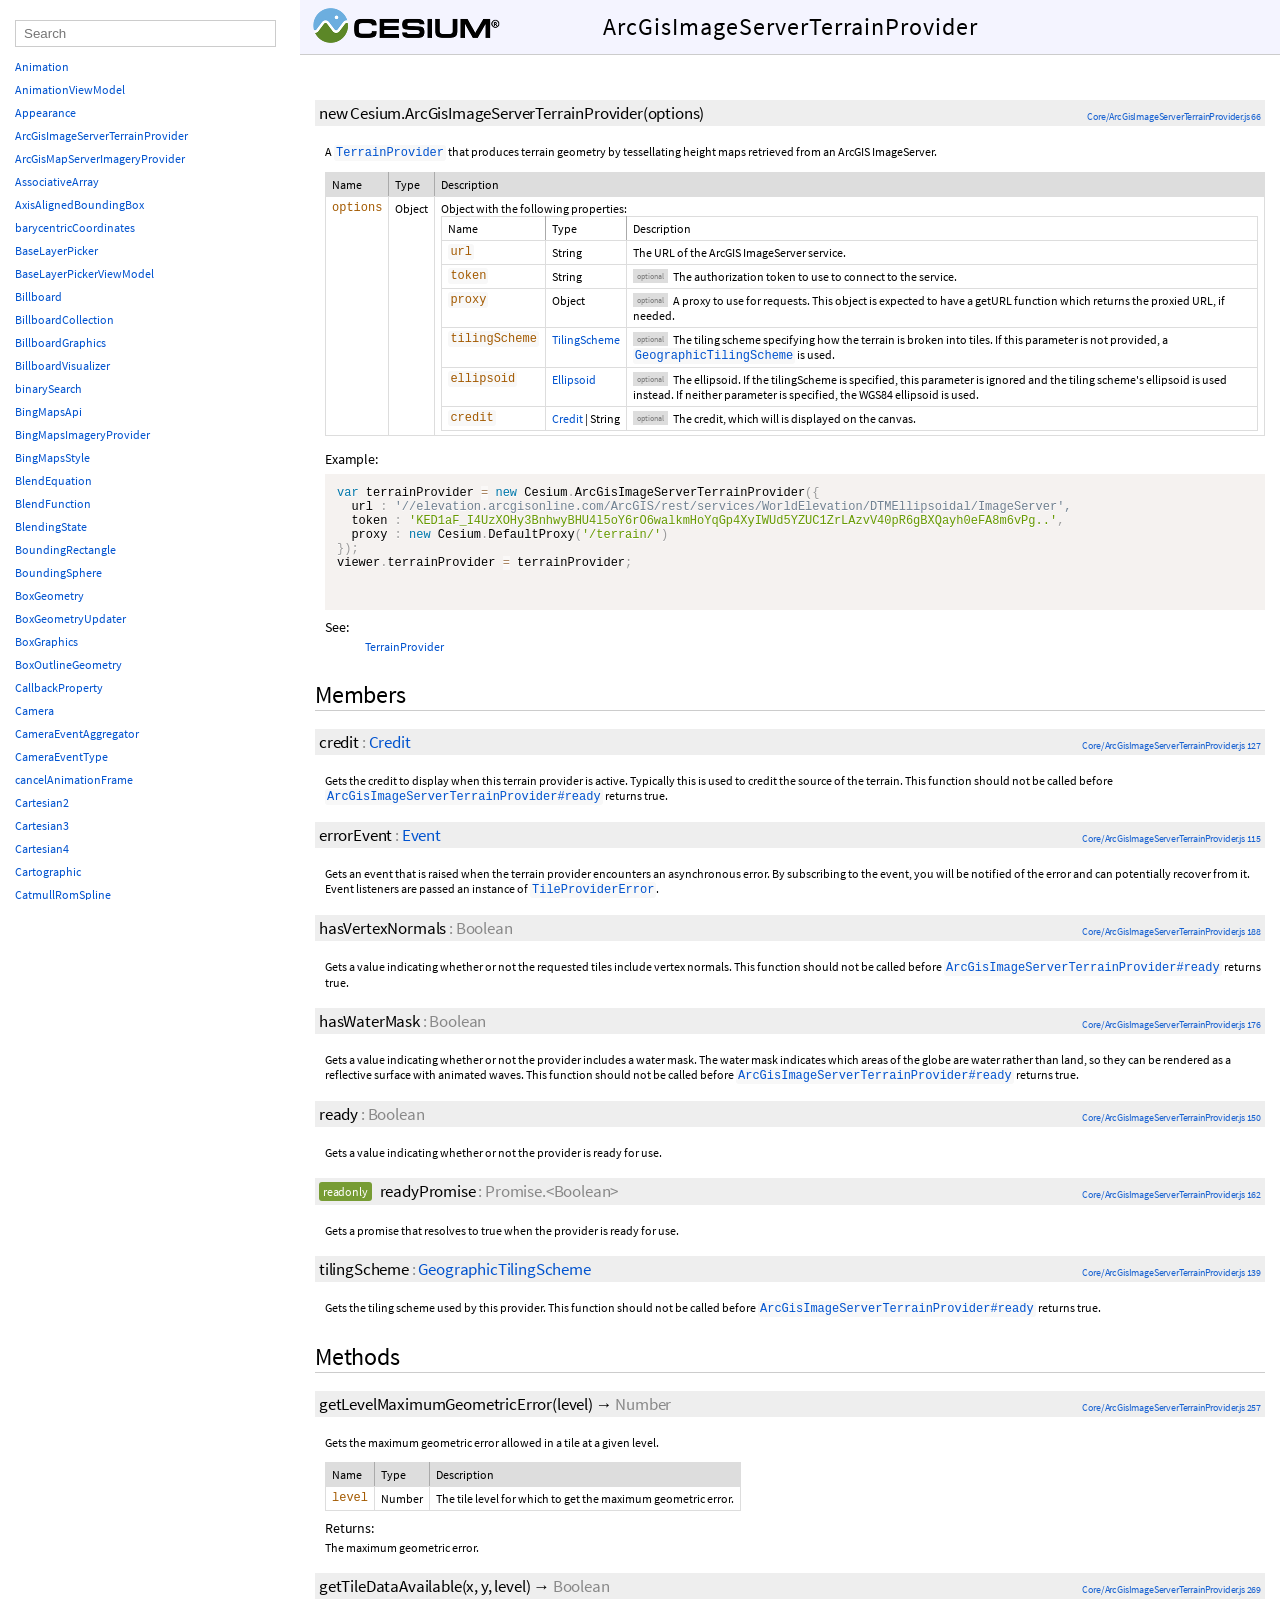
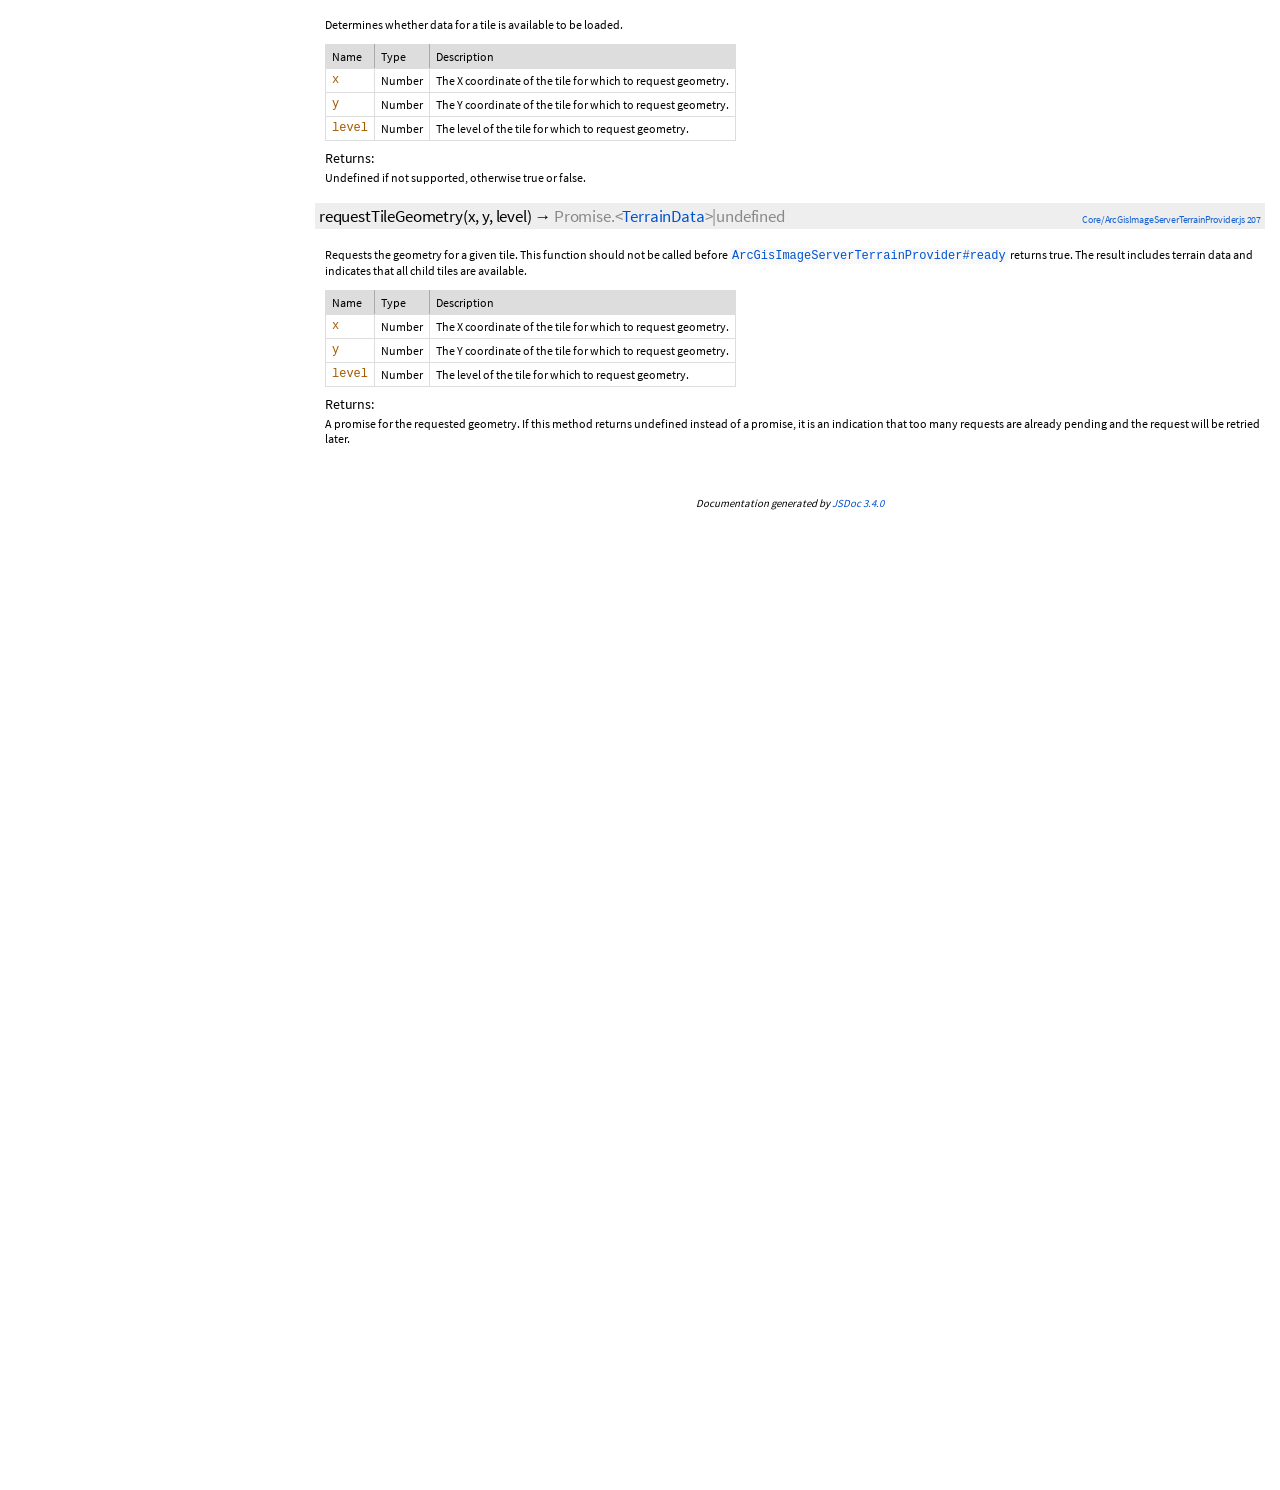
<file: Build/Documentation/ArcGisImageServerTerrainProvider.html>
<!DOCTYPE html>
<html lang="en">
<head>
    <meta charset="utf-8">
    <meta http-equiv="X-UA-Compatible" content="IE=edge">
    <meta name="viewport" content="width=device-width, initial-scale=1">
    <title>ArcGisImageServerTerrainProvider - Cesium Documentation</title>

    <!--[if lt IE 9]>
      <script src="javascript/html5.js"></script>
    <![endif]-->
    <link href="styles/jsdoc-default.css" rel="stylesheet">
    <link href="styles/prism.css" rel="stylesheet">
</head>
<body>

<div id="main">

    <h1 class="page-title">
        <a href="index.html"><img src="images/CesiumLogo.png" class="cesiumLogo"></a>
        ArcGisImageServerTerrainProvider
        <div class="titleCenterer"></div>
    </h1>

    



<section>

<header>
    
</header>

<article>
    <div class="container-overview">
    

    
        
<dt>
    <div class="nameContainer">
    <h4 class="name" id="ArcGisImageServerTerrainProvider">
        <a href="#ArcGisImageServerTerrainProvider" class="doc-link"></a>
        new Cesium.ArcGisImageServerTerrainProvider<span class="signature">(options)</span>
        

<div class="source-link rightLinks">
    <a href="https://github.com/AnalyticalGraphicsInc/cesium/blob/1.17/Source/Core/ArcGisImageServerTerrainProvider.js#L66">Core/ArcGisImageServerTerrainProvider.js 66</a>
</div>


    </h4>

    </div>

    
</dt>
<dd>

    
    <div class="description">
        A <a href="TerrainProvider.html"><code>TerrainProvider</code></a> that produces terrain geometry by tessellating height mapsretrieved from an ArcGIS ImageServer.
    </div>
    

    

    

    

    
        

<table class="params">
    <thead>
    <tr>
        
        <th>Name</th>
        

        <th>Type</th>

        

        <th class="last">Description</th>
    </tr>
    </thead>

    <tbody>
    

        <tr>
            
                <td class="name"><code>options</code></td>
            

            <td class="type">
            
                
<span class="param-type">Object</span>


            
            </td>

            

            <td class="description last">
            
                Object with the following properties:
                

<table class="params">
    <thead>
    <tr>
        
        <th>Name</th>
        

        <th>Type</th>

        

        <th class="last">Description</th>
    </tr>
    </thead>

    <tbody>
    

        <tr>
            
                <td class="name"><code>url</code></td>
            

            <td class="type">
            
                
<span class="param-type">String</span>


            
            </td>

            

            <td class="description last">
            
                
                

                
            
                The URL of the ArcGIS ImageServer service.</td>
        </tr>

    

        <tr>
            
                <td class="name"><code>token</code></td>
            

            <td class="type">
            
                
<span class="param-type">String</span>


            
            </td>

            

            <td class="description last">
            
                
                        <span class="optional">optional</span>
                
                

                
            
                The authorization token to use to connect to the service.</td>
        </tr>

    

        <tr>
            
                <td class="name"><code>proxy</code></td>
            

            <td class="type">
            
                
<span class="param-type">Object</span>


            
            </td>

            

            <td class="description last">
            
                
                        <span class="optional">optional</span>
                
                

                
            
                A proxy to use for requests. This object is expected to have a getURL function which returns the proxied URL, if needed.</td>
        </tr>

    

        <tr>
            
                <td class="name"><code>tilingScheme</code></td>
            

            <td class="type">
            
                
<span class="param-type"><a href="TilingScheme.html">TilingScheme</a></span>


            
            </td>

            

            <td class="description last">
            
                
                        <span class="optional">optional</span>
                
                

                
            
                The tiling scheme specifying how the terrain                      is broken into tiles.  If this parameter is not provided, a <a href="GeographicTilingScheme.html"><code>GeographicTilingScheme</code></a>                      is used.</td>
        </tr>

    

        <tr>
            
                <td class="name"><code>ellipsoid</code></td>
            

            <td class="type">
            
                
<span class="param-type"><a href="Ellipsoid.html">Ellipsoid</a></span>


            
            </td>

            

            <td class="description last">
            
                
                        <span class="optional">optional</span>
                
                

                
            
                The ellipsoid.  If the tilingScheme is specified,                   this parameter is ignored and the tiling scheme's ellipsoid is used instead.                   If neither parameter is specified, the WGS84 ellipsoid is used.</td>
        </tr>

    

        <tr>
            
                <td class="name"><code>credit</code></td>
            

            <td class="type">
            
                
<span class="param-type"><a href="Credit.html">Credit</a></span>
|

<span class="param-type">String</span>


            
            </td>

            

            <td class="description last">
            
                
                        <span class="optional">optional</span>
                
                

                
            
                The credit, which will is displayed on the canvas.</td>
        </tr>

    
    </tbody>
</table>
            </td>
        </tr>

    
    </tbody>
</table>
    

    

    

    

    

    

    

    
<dl class="details">
    

    

    

    

    

    

    

    

    

    
        <h5>Example:</h5>
        
    <pre><code class="language-javascript">var terrainProvider = new Cesium.ArcGisImageServerTerrainProvider({  url : '//elevation.arcgisonline.com/ArcGIS/rest/services/WorldElevation/DTMEllipsoidal/ImageServer',  token : 'KED1aF_I4UzXOHy3BnhwyBHU4l5oY6rO6walkmHoYqGp4XyIWUd5YZUC1ZrLAzvV40pR6gBXQayh0eFA8m6vPg..',  proxy : new Cesium.DefaultProxy('/terrain/')});viewer.terrainProvider = terrainProvider; </code></pre>

    

    

    

    
    <h5>See:</h5>
    <ul class="see-list">
        <li><a href="TerrainProvider.html">TerrainProvider</a></li>
    </ul>
    

    
</dl>

</dd>

    
    </div>

    

    

    

    

    

    
        <h3 class="subsection-title">Members</h3>

        <dl>
            
<dt>
    <div class="nameContainer">
    <h4 class="name" id="credit">
        <a href="#credit" class="doc-link"></a>
        credit<span class="type-signature"> : <a href="Credit.html">Credit</a></span>
        

<div class="source-link rightLinks">
    <a href="https://github.com/AnalyticalGraphicsInc/cesium/blob/1.17/Source/Core/ArcGisImageServerTerrainProvider.js#L127">Core/ArcGisImageServerTerrainProvider.js 127</a>
</div>


    </h4>

    </div>

    
</dt>
<dd>
    
    <div class="description">
        Gets the credit to display when this terrain provider is active.  Typically this is used to creditthe source of the terrain.  This function should not be called before <a href="ArcGisImageServerTerrainProvider.html#ready"><code>ArcGisImageServerTerrainProvider#ready</code></a> returns true.
    </div>
    

    

    
<dl class="details">
    

    

    

    

    

    

    

    

    

    

    

    

    

    
</dl>

</dd>

        
            
<dt>
    <div class="nameContainer">
    <h4 class="name" id="errorEvent">
        <a href="#errorEvent" class="doc-link"></a>
        errorEvent<span class="type-signature"> : <a href="Event.html">Event</a></span>
        

<div class="source-link rightLinks">
    <a href="https://github.com/AnalyticalGraphicsInc/cesium/blob/1.17/Source/Core/ArcGisImageServerTerrainProvider.js#L115">Core/ArcGisImageServerTerrainProvider.js 115</a>
</div>


    </h4>

    </div>

    
</dt>
<dd>
    
    <div class="description">
        Gets an event that is raised when the terrain provider encounters an asynchronous error.  By subscribingto the event, you will be notified of the error and can potentially recover from it.  Event listenersare passed an instance of <a href="TileProviderError.html"><code>TileProviderError</code></a>.
    </div>
    

    

    
<dl class="details">
    

    

    

    

    

    

    

    

    

    

    

    

    

    
</dl>

</dd>

        
            
<dt>
    <div class="nameContainer">
    <h4 class="name" id="hasVertexNormals">
        <a href="#hasVertexNormals" class="doc-link"></a>
        hasVertexNormals<span class="type-signature"> : Boolean</span>
        

<div class="source-link rightLinks">
    <a href="https://github.com/AnalyticalGraphicsInc/cesium/blob/1.17/Source/Core/ArcGisImageServerTerrainProvider.js#L188">Core/ArcGisImageServerTerrainProvider.js 188</a>
</div>


    </h4>

    </div>

    
</dt>
<dd>
    
    <div class="description">
        Gets a value indicating whether or not the requested tiles include vertex normals.This function should not be called before <a href="ArcGisImageServerTerrainProvider.html#ready"><code>ArcGisImageServerTerrainProvider#ready</code></a> returns true.
    </div>
    

    

    
<dl class="details">
    

    

    

    

    

    

    

    

    

    

    

    

    

    
</dl>

</dd>

        
            
<dt>
    <div class="nameContainer">
    <h4 class="name" id="hasWaterMask">
        <a href="#hasWaterMask" class="doc-link"></a>
        hasWaterMask<span class="type-signature"> : Boolean</span>
        

<div class="source-link rightLinks">
    <a href="https://github.com/AnalyticalGraphicsInc/cesium/blob/1.17/Source/Core/ArcGisImageServerTerrainProvider.js#L176">Core/ArcGisImageServerTerrainProvider.js 176</a>
</div>


    </h4>

    </div>

    
</dt>
<dd>
    
    <div class="description">
        Gets a value indicating whether or not the provider includes a water mask.  The water maskindicates which areas of the globe are water rather than land, so they can be renderedas a reflective surface with animated waves.  This function should not becalled before <a href="ArcGisImageServerTerrainProvider.html#ready"><code>ArcGisImageServerTerrainProvider#ready</code></a> returns true.
    </div>
    

    

    
<dl class="details">
    

    

    

    

    

    

    

    

    

    

    

    

    

    
</dl>

</dd>

        
            
<dt>
    <div class="nameContainer">
    <h4 class="name" id="ready">
        <a href="#ready" class="doc-link"></a>
        ready<span class="type-signature"> : Boolean</span>
        

<div class="source-link rightLinks">
    <a href="https://github.com/AnalyticalGraphicsInc/cesium/blob/1.17/Source/Core/ArcGisImageServerTerrainProvider.js#L150">Core/ArcGisImageServerTerrainProvider.js 150</a>
</div>


    </h4>

    </div>

    
</dt>
<dd>
    
    <div class="description">
        Gets a value indicating whether or not the provider is ready for use.
    </div>
    

    

    
<dl class="details">
    

    

    

    

    

    

    

    

    

    

    

    

    

    
</dl>

</dd>

        
            
<dt>
    <div class="nameContainer">
    <h4 class="name" id="readyPromise">
        <a href="#readyPromise" class="doc-link"></a>
        <span class="type-signature attribute-readonly">readonly</span>readyPromise<span class="type-signature"> : Promise.&lt;Boolean></span>
        

<div class="source-link rightLinks">
    <a href="https://github.com/AnalyticalGraphicsInc/cesium/blob/1.17/Source/Core/ArcGisImageServerTerrainProvider.js#L162">Core/ArcGisImageServerTerrainProvider.js 162</a>
</div>


    </h4>

    </div>

    
</dt>
<dd>
    
    <div class="description">
        Gets a promise that resolves to true when the provider is ready for use.
    </div>
    

    

    
<dl class="details">
    

    

    

    

    

    

    

    

    

    

    

    

    

    
</dl>

</dd>

        
            
<dt>
    <div class="nameContainer">
    <h4 class="name" id="tilingScheme">
        <a href="#tilingScheme" class="doc-link"></a>
        tilingScheme<span class="type-signature"> : <a href="GeographicTilingScheme.html">GeographicTilingScheme</a></span>
        

<div class="source-link rightLinks">
    <a href="https://github.com/AnalyticalGraphicsInc/cesium/blob/1.17/Source/Core/ArcGisImageServerTerrainProvider.js#L139">Core/ArcGisImageServerTerrainProvider.js 139</a>
</div>


    </h4>

    </div>

    
</dt>
<dd>
    
    <div class="description">
        Gets the tiling scheme used by this provider.  This function shouldnot be called before <a href="ArcGisImageServerTerrainProvider.html#ready"><code>ArcGisImageServerTerrainProvider#ready</code></a> returns true.
    </div>
    

    

    
<dl class="details">
    

    

    

    

    

    

    

    

    

    

    

    

    

    
</dl>

</dd>

        </dl>
    

    
        <h3 class="subsection-title">Methods</h3>

        <dl>
            
<dt>
    <div class="nameContainer">
    <h4 class="name" id="getLevelMaximumGeometricError">
        <a href="#getLevelMaximumGeometricError" class="doc-link"></a>
        getLevelMaximumGeometricError<span class="signature">(level)</span> &rarr; <span class="type-signature returnType">Number</span>
        

<div class="source-link rightLinks">
    <a href="https://github.com/AnalyticalGraphicsInc/cesium/blob/1.17/Source/Core/ArcGisImageServerTerrainProvider.js#L257">Core/ArcGisImageServerTerrainProvider.js 257</a>
</div>


    </h4>

    </div>

    
</dt>
<dd>

    
    <div class="description">
        Gets the maximum geometric error allowed in a tile at a given level.
    </div>
    

    

    

    

    
        

<table class="params">
    <thead>
    <tr>
        
        <th>Name</th>
        

        <th>Type</th>

        

        <th class="last">Description</th>
    </tr>
    </thead>

    <tbody>
    

        <tr>
            
                <td class="name"><code>level</code></td>
            

            <td class="type">
            
                
<span class="param-type">Number</span>


            
            </td>

            

            <td class="description last">
            
                The tile level for which to get the maximum geometric error.</td>
        </tr>

    
    </tbody>
</table>
    

    

    

    

    

    
    <h5>Returns:</h5>
    
            
<div class="param-desc">
    The maximum geometric error.
</div>


        

    

    
<dl class="details">
    

    

    

    

    

    

    

    

    

    

    

    

    

    
</dl>

</dd>

        
            
<dt>
    <div class="nameContainer">
    <h4 class="name" id="getTileDataAvailable">
        <a href="#getTileDataAvailable" class="doc-link"></a>
        getTileDataAvailable<span class="signature">(x, y, level)</span> &rarr; <span class="type-signature returnType">Boolean</span>
        

<div class="source-link rightLinks">
    <a href="https://github.com/AnalyticalGraphicsInc/cesium/blob/1.17/Source/Core/ArcGisImageServerTerrainProvider.js#L269">Core/ArcGisImageServerTerrainProvider.js 269</a>
</div>


    </h4>

    </div>

    
</dt>
<dd>

    
    <div class="description">
        Determines whether data for a tile is available to be loaded.
    </div>
    

    

    

    

    
        

<table class="params">
    <thead>
    <tr>
        
        <th>Name</th>
        

        <th>Type</th>

        

        <th class="last">Description</th>
    </tr>
    </thead>

    <tbody>
    

        <tr>
            
                <td class="name"><code>x</code></td>
            

            <td class="type">
            
                
<span class="param-type">Number</span>


            
            </td>

            

            <td class="description last">
            
                The X coordinate of the tile for which to request geometry.</td>
        </tr>

    

        <tr>
            
                <td class="name"><code>y</code></td>
            

            <td class="type">
            
                
<span class="param-type">Number</span>


            
            </td>

            

            <td class="description last">
            
                The Y coordinate of the tile for which to request geometry.</td>
        </tr>

    

        <tr>
            
                <td class="name"><code>level</code></td>
            

            <td class="type">
            
                
<span class="param-type">Number</span>


            
            </td>

            

            <td class="description last">
            
                The level of the tile for which to request geometry.</td>
        </tr>

    
    </tbody>
</table>
    

    

    

    

    

    
    <h5>Returns:</h5>
    
            
<div class="param-desc">
    Undefined if not supported, otherwise true or false.
</div>


        

    

    
<dl class="details">
    

    

    

    

    

    

    

    

    

    

    

    

    

    
</dl>

</dd>

        
            
<dt>
    <div class="nameContainer">
    <h4 class="name" id="requestTileGeometry">
        <a href="#requestTileGeometry" class="doc-link"></a>
        requestTileGeometry<span class="signature">(x, y, level)</span> &rarr; <span class="type-signature returnType">Promise.&lt;<a href="TerrainData.html">TerrainData</a>>|undefined</span>
        

<div class="source-link rightLinks">
    <a href="https://github.com/AnalyticalGraphicsInc/cesium/blob/1.17/Source/Core/ArcGisImageServerTerrainProvider.js#L207">Core/ArcGisImageServerTerrainProvider.js 207</a>
</div>


    </h4>

    </div>

    
</dt>
<dd>

    
    <div class="description">
        Requests the geometry for a given tile.  This function should not be called before<a href="ArcGisImageServerTerrainProvider.html#ready"><code>ArcGisImageServerTerrainProvider#ready</code></a> returns true.  The result includes terraindata and indicates that all child tiles are available.
    </div>
    

    

    

    

    
        

<table class="params">
    <thead>
    <tr>
        
        <th>Name</th>
        

        <th>Type</th>

        

        <th class="last">Description</th>
    </tr>
    </thead>

    <tbody>
    

        <tr>
            
                <td class="name"><code>x</code></td>
            

            <td class="type">
            
                
<span class="param-type">Number</span>


            
            </td>

            

            <td class="description last">
            
                The X coordinate of the tile for which to request geometry.</td>
        </tr>

    

        <tr>
            
                <td class="name"><code>y</code></td>
            

            <td class="type">
            
                
<span class="param-type">Number</span>


            
            </td>

            

            <td class="description last">
            
                The Y coordinate of the tile for which to request geometry.</td>
        </tr>

    

        <tr>
            
                <td class="name"><code>level</code></td>
            

            <td class="type">
            
                
<span class="param-type">Number</span>


            
            </td>

            

            <td class="description last">
            
                The level of the tile for which to request geometry.</td>
        </tr>

    
    </tbody>
</table>
    

    

    

    

    

    
    <h5>Returns:</h5>
    
            
<div class="param-desc">
    A promise for the requested geometry.  If this method         returns undefined instead of a promise, it is an indication that too many requests are already         pending and the request will be retried later.
</div>


        

    

    
<dl class="details">
    

    

    

    

    

    

    

    

    

    

    

    

    

    
</dl>

</dd>

        </dl>
    

    

    
</article>

</section>





    <footer>
        Documentation generated by <a href="https://github.com/jsdoc3/jsdoc">JSDoc 3.4.0</a>
    </footer>
</div>

<div class="nav">
    <div class="menu">
        <input type="text" class="classFilter" id="ClassFilter" placeholder="Search">
        <ul id="ClassList"><li data-name="Animation"><a href="Animation.html">Animation</a></li><li data-name="AnimationViewModel"><a href="AnimationViewModel.html">AnimationViewModel</a></li><li data-name="Appearance"><a href="Appearance.html">Appearance</a></li><li data-name="ArcGisImageServerTerrainProvider"><a href="ArcGisImageServerTerrainProvider.html">ArcGisImageServerTerrainProvider</a></li><li data-name="ArcGisMapServerImageryProvider"><a href="ArcGisMapServerImageryProvider.html">ArcGisMapServerImageryProvider</a></li><li data-name="AssociativeArray"><a href="AssociativeArray.html">AssociativeArray</a></li><li data-name="AxisAlignedBoundingBox"><a href="AxisAlignedBoundingBox.html">AxisAlignedBoundingBox</a></li><li data-name="barycentricCoordinates"><a href="barycentricCoordinates.html">barycentricCoordinates</a></li><li data-name="BaseLayerPicker"><a href="BaseLayerPicker.html">BaseLayerPicker</a></li><li data-name="BaseLayerPickerViewModel"><a href="BaseLayerPickerViewModel.html">BaseLayerPickerViewModel</a></li><li data-name="Billboard"><a href="Billboard.html">Billboard</a></li><li data-name="BillboardCollection"><a href="BillboardCollection.html">BillboardCollection</a></li><li data-name="BillboardGraphics"><a href="BillboardGraphics.html">BillboardGraphics</a></li><li data-name="BillboardVisualizer"><a href="BillboardVisualizer.html">BillboardVisualizer</a></li><li data-name="binarySearch"><a href="binarySearch.html">binarySearch</a></li><li data-name="BingMapsApi"><a href="BingMapsApi.html">BingMapsApi</a></li><li data-name="BingMapsImageryProvider"><a href="BingMapsImageryProvider.html">BingMapsImageryProvider</a></li><li data-name="BingMapsStyle"><a href="BingMapsStyle.html">BingMapsStyle</a></li><li data-name="BlendEquation"><a href="BlendEquation.html">BlendEquation</a></li><li data-name="BlendFunction"><a href="BlendFunction.html">BlendFunction</a></li><li data-name="BlendingState"><a href="BlendingState.html">BlendingState</a></li><li data-name="BoundingRectangle"><a href="BoundingRectangle.html">BoundingRectangle</a></li><li data-name="BoundingSphere"><a href="BoundingSphere.html">BoundingSphere</a></li><li data-name="BoxGeometry"><a href="BoxGeometry.html">BoxGeometry</a></li><li data-name="BoxGeometryUpdater"><a href="BoxGeometryUpdater.html">BoxGeometryUpdater</a></li><li data-name="BoxGraphics"><a href="BoxGraphics.html">BoxGraphics</a></li><li data-name="BoxOutlineGeometry"><a href="BoxOutlineGeometry.html">BoxOutlineGeometry</a></li><li data-name="CallbackProperty"><a href="CallbackProperty.html">CallbackProperty</a></li><li data-name="Camera"><a href="Camera.html">Camera</a></li><li data-name="CameraEventAggregator"><a href="CameraEventAggregator.html">CameraEventAggregator</a></li><li data-name="CameraEventType"><a href="CameraEventType.html">CameraEventType</a></li><li data-name="cancelAnimationFrame"><a href="cancelAnimationFrame.html">cancelAnimationFrame</a></li><li data-name="Cartesian2"><a href="Cartesian2.html">Cartesian2</a></li><li data-name="Cartesian3"><a href="Cartesian3.html">Cartesian3</a></li><li data-name="Cartesian4"><a href="Cartesian4.html">Cartesian4</a></li><li data-name="Cartographic"><a href="Cartographic.html">Cartographic</a></li><li data-name="CatmullRomSpline"><a href="CatmullRomSpline.html">CatmullRomSpline</a></li><li data-name="CesiumInspector"><a href="CesiumInspector.html">CesiumInspector</a></li><li data-name="CesiumInspectorViewModel"><a href="CesiumInspectorViewModel.html">CesiumInspectorViewModel</a></li><li data-name="CesiumMath"><a href="CesiumMath.html">CesiumMath</a></li><li data-name="CesiumTerrainProvider"><a href="CesiumTerrainProvider.html">CesiumTerrainProvider</a></li><li data-name="CesiumWidget"><a href="CesiumWidget.html">CesiumWidget</a></li><li data-name="CheckerboardMaterialProperty"><a href="CheckerboardMaterialProperty.html">CheckerboardMaterialProperty</a></li><li data-name="CircleGeometry"><a href="CircleGeometry.html">CircleGeometry</a></li><li data-name="CircleOutlineGeometry"><a href="CircleOutlineGeometry.html">CircleOutlineGeometry</a></li><li data-name="Clock"><a href="Clock.html">Clock</a></li><li data-name="ClockRange"><a href="ClockRange.html">ClockRange</a></li><li data-name="ClockStep"><a href="ClockStep.html">ClockStep</a></li><li data-name="ClockViewModel"><a href="ClockViewModel.html">ClockViewModel</a></li><li data-name="clone"><a href="clone.html">clone</a></li><li data-name="Color"><a href="Color.html">Color</a></li><li data-name="ColorGeometryInstanceAttribute"><a href="ColorGeometryInstanceAttribute.html">ColorGeometryInstanceAttribute</a></li><li data-name="ColorMaterialProperty"><a href="ColorMaterialProperty.html">ColorMaterialProperty</a></li><li data-name="combine"><a href="combine.html">combine</a></li><li data-name="Command"><a href="Command.html">Command</a></li><li data-name="ComponentDatatype"><a href="ComponentDatatype.html">ComponentDatatype</a></li><li data-name="CompositeEntityCollection"><a href="CompositeEntityCollection.html">CompositeEntityCollection</a></li><li data-name="CompositeMaterialProperty"><a href="CompositeMaterialProperty.html">CompositeMaterialProperty</a></li><li data-name="CompositePositionProperty"><a href="CompositePositionProperty.html">CompositePositionProperty</a></li><li data-name="CompositeProperty"><a href="CompositeProperty.html">CompositeProperty</a></li><li data-name="ConstantPositionProperty"><a href="ConstantPositionProperty.html">ConstantPositionProperty</a></li><li data-name="ConstantProperty"><a href="ConstantProperty.html">ConstantProperty</a></li><li data-name="CornerType"><a href="CornerType.html">CornerType</a></li><li data-name="CorridorGeometry"><a href="CorridorGeometry.html">CorridorGeometry</a></li><li data-name="CorridorGeometryUpdater"><a href="CorridorGeometryUpdater.html">CorridorGeometryUpdater</a></li><li data-name="CorridorGraphics"><a href="CorridorGraphics.html">CorridorGraphics</a></li><li data-name="CorridorOutlineGeometry"><a href="CorridorOutlineGeometry.html">CorridorOutlineGeometry</a></li><li data-name="createCommand"><a href="createCommand.html">createCommand</a></li><li data-name="createGuid"><a href="createGuid.html">createGuid</a></li><li data-name="createOpenStreetMapImageryProvider"><a href="createOpenStreetMapImageryProvider.html">createOpenStreetMapImageryProvider</a></li><li data-name="createTangentSpaceDebugPrimitive"><a href="createTangentSpaceDebugPrimitive.html">createTangentSpaceDebugPrimitive</a></li><li data-name="createTaskProcessorWorker"><a href="createTaskProcessorWorker.html">createTaskProcessorWorker</a></li><li data-name="Credit"><a href="Credit.html">Credit</a></li><li data-name="CreditDisplay"><a href="CreditDisplay.html">CreditDisplay</a></li><li data-name="CubicRealPolynomial"><a href="CubicRealPolynomial.html">CubicRealPolynomial</a></li><li data-name="CullFace"><a href="CullFace.html">CullFace</a></li><li data-name="CullingVolume"><a href="CullingVolume.html">CullingVolume</a></li><li data-name="CustomDataSource"><a href="CustomDataSource.html">CustomDataSource</a></li><li data-name="CylinderGeometry"><a href="CylinderGeometry.html">CylinderGeometry</a></li><li data-name="CylinderGeometryUpdater"><a href="CylinderGeometryUpdater.html">CylinderGeometryUpdater</a></li><li data-name="CylinderGraphics"><a href="CylinderGraphics.html">CylinderGraphics</a></li><li data-name="CylinderOutlineGeometry"><a href="CylinderOutlineGeometry.html">CylinderOutlineGeometry</a></li><li data-name="CzmlDataSource"><a href="CzmlDataSource.html">CzmlDataSource</a></li><li data-name="DataSource"><a href="DataSource.html">DataSource</a></li><li data-name="DataSourceClock"><a href="DataSourceClock.html">DataSourceClock</a></li><li data-name="DataSourceCollection"><a href="DataSourceCollection.html">DataSourceCollection</a></li><li data-name="DataSourceDisplay"><a href="DataSourceDisplay.html">DataSourceDisplay</a></li><li data-name="DebugAppearance"><a href="DebugAppearance.html">DebugAppearance</a></li><li data-name="DebugModelMatrixPrimitive"><a href="DebugModelMatrixPrimitive.html">DebugModelMatrixPrimitive</a></li><li data-name="DefaultProxy"><a href="DefaultProxy.html">DefaultProxy</a></li><li data-name="defaultValue"><a href="defaultValue.html">defaultValue</a></li><li data-name="defined"><a href="defined.html">defined</a></li><li data-name="definedNotNull"><a href="definedNotNull.html">definedNotNull</a></li><li data-name="DepthFunction"><a href="DepthFunction.html">DepthFunction</a></li><li data-name="destroyObject"><a href="destroyObject.html">destroyObject</a></li><li data-name="DeveloperError"><a href="DeveloperError.html">DeveloperError</a></li><li data-name="DiscardMissingTileImagePolicy"><a href="DiscardMissingTileImagePolicy.html">DiscardMissingTileImagePolicy</a></li><li data-name="DynamicGeometryUpdater"><a href="DynamicGeometryUpdater.html">DynamicGeometryUpdater</a></li><li data-name="EasingFunction"><a href="EasingFunction.html">EasingFunction</a></li><li data-name="EllipseGeometry"><a href="EllipseGeometry.html">EllipseGeometry</a></li><li data-name="EllipseGeometryUpdater"><a href="EllipseGeometryUpdater.html">EllipseGeometryUpdater</a></li><li data-name="EllipseGraphics"><a href="EllipseGraphics.html">EllipseGraphics</a></li><li data-name="EllipseOutlineGeometry"><a href="EllipseOutlineGeometry.html">EllipseOutlineGeometry</a></li><li data-name="Ellipsoid"><a href="Ellipsoid.html">Ellipsoid</a></li><li data-name="EllipsoidGeodesic"><a href="EllipsoidGeodesic.html">EllipsoidGeodesic</a></li><li data-name="EllipsoidGeometry"><a href="EllipsoidGeometry.html">EllipsoidGeometry</a></li><li data-name="EllipsoidGeometryUpdater"><a href="EllipsoidGeometryUpdater.html">EllipsoidGeometryUpdater</a></li><li data-name="EllipsoidGraphics"><a href="EllipsoidGraphics.html">EllipsoidGraphics</a></li><li data-name="EllipsoidOutlineGeometry"><a href="EllipsoidOutlineGeometry.html">EllipsoidOutlineGeometry</a></li><li data-name="EllipsoidSurfaceAppearance"><a href="EllipsoidSurfaceAppearance.html">EllipsoidSurfaceAppearance</a></li><li data-name="EllipsoidTangentPlane"><a href="EllipsoidTangentPlane.html">EllipsoidTangentPlane</a></li><li data-name="EllipsoidTerrainProvider"><a href="EllipsoidTerrainProvider.html">EllipsoidTerrainProvider</a></li><li data-name="Entity"><a href="Entity.html">Entity</a></li><li data-name="EntityCollection"><a href="EntityCollection.html">EntityCollection</a></li><li data-name="EntityView"><a href="EntityView.html">EntityView</a></li><li data-name="Event"><a href="Event.html">Event</a></li><li data-name="EventHelper"><a href="EventHelper.html">EventHelper</a></li><li data-name="ExtrapolationType"><a href="ExtrapolationType.html">ExtrapolationType</a></li><li data-name="FeatureDetection"><a href="FeatureDetection.html">FeatureDetection</a></li><li data-name="Fog"><a href="Fog.html">Fog</a></li><li data-name="formatError"><a href="formatError.html">formatError</a></li><li data-name="FrameRateMonitor"><a href="FrameRateMonitor.html">FrameRateMonitor</a></li><li data-name="Fullscreen"><a href="Fullscreen.html">Fullscreen</a></li><li data-name="FullscreenButton"><a href="FullscreenButton.html">FullscreenButton</a></li><li data-name="FullscreenButtonViewModel"><a href="FullscreenButtonViewModel.html">FullscreenButtonViewModel</a></li><li data-name="Geocoder"><a href="Geocoder.html">Geocoder</a></li><li data-name="GeocoderViewModel"><a href="GeocoderViewModel.html">GeocoderViewModel</a></li><li data-name="GeographicProjection"><a href="GeographicProjection.html">GeographicProjection</a></li><li data-name="GeographicTilingScheme"><a href="GeographicTilingScheme.html">GeographicTilingScheme</a></li><li data-name="GeoJsonDataSource"><a href="GeoJsonDataSource.html">GeoJsonDataSource</a></li><li data-name="Geometry"><a href="Geometry.html">Geometry</a></li><li data-name="GeometryAttribute"><a href="GeometryAttribute.html">GeometryAttribute</a></li><li data-name="GeometryAttributes"><a href="GeometryAttributes.html">GeometryAttributes</a></li><li data-name="GeometryInstance"><a href="GeometryInstance.html">GeometryInstance</a></li><li data-name="GeometryInstanceAttribute"><a href="GeometryInstanceAttribute.html">GeometryInstanceAttribute</a></li><li data-name="GeometryPipeline"><a href="GeometryPipeline.html">GeometryPipeline</a></li><li data-name="GeometryUpdater"><a href="GeometryUpdater.html">GeometryUpdater</a></li><li data-name="GeometryVisualizer"><a href="GeometryVisualizer.html">GeometryVisualizer</a></li><li data-name="getBaseUri"><a href="getBaseUri.html">getBaseUri</a></li><li data-name="GetFeatureInfoFormat"><a href="GetFeatureInfoFormat.html">GetFeatureInfoFormat</a></li><li data-name="getFilenameFromUri"><a href="getFilenameFromUri.html">getFilenameFromUri</a></li><li data-name="getImagePixels"><a href="getImagePixels.html">getImagePixels</a></li><li data-name="getTimestamp"><a href="getTimestamp.html">getTimestamp</a></li><li data-name="Globe"><a href="Globe.html">Globe</a></li><li data-name="GoogleEarthImageryProvider"><a href="GoogleEarthImageryProvider.html">GoogleEarthImageryProvider</a></li><li data-name="GregorianDate"><a href="GregorianDate.html">GregorianDate</a></li><li data-name="GridImageryProvider"><a href="GridImageryProvider.html">GridImageryProvider</a></li><li data-name="GridMaterialProperty"><a href="GridMaterialProperty.html">GridMaterialProperty</a></li><li data-name="GroundPrimitive"><a href="GroundPrimitive.html">GroundPrimitive</a></li><li data-name="HeadingPitchRange"><a href="HeadingPitchRange.html">HeadingPitchRange</a></li><li data-name="HeightmapTerrainData"><a href="HeightmapTerrainData.html">HeightmapTerrainData</a></li><li data-name="HeightReference"><a href="HeightReference.html">HeightReference</a></li><li data-name="HermitePolynomialApproximation"><a href="HermitePolynomialApproximation.html">HermitePolynomialApproximation</a></li><li data-name="HermiteSpline"><a href="HermiteSpline.html">HermiteSpline</a></li><li data-name="HomeButton"><a href="HomeButton.html">HomeButton</a></li><li data-name="HomeButtonViewModel"><a href="HomeButtonViewModel.html">HomeButtonViewModel</a></li><li data-name="HorizontalOrigin"><a href="HorizontalOrigin.html">HorizontalOrigin</a></li><li data-name="ImageMaterialProperty"><a href="ImageMaterialProperty.html">ImageMaterialProperty</a></li><li data-name="ImageryLayer"><a href="ImageryLayer.html">ImageryLayer</a></li><li data-name="ImageryLayerCollection"><a href="ImageryLayerCollection.html">ImageryLayerCollection</a></li><li data-name="ImageryLayerFeatureInfo"><a href="ImageryLayerFeatureInfo.html">ImageryLayerFeatureInfo</a></li><li data-name="ImageryProvider"><a href="ImageryProvider.html">ImageryProvider</a></li><li data-name="IndexDatatype"><a href="IndexDatatype.html">IndexDatatype</a></li><li data-name="InfoBox"><a href="InfoBox.html">InfoBox</a></li><li data-name="InfoBoxViewModel"><a href="InfoBoxViewModel.html">InfoBoxViewModel</a></li><li data-name="InterpolationAlgorithm"><a href="InterpolationAlgorithm.html">InterpolationAlgorithm</a></li><li data-name="Intersect"><a href="Intersect.html">Intersect</a></li><li data-name="Intersections2D"><a href="Intersections2D.html">Intersections2D</a></li><li data-name="IntersectionTests"><a href="IntersectionTests.html">IntersectionTests</a></li><li data-name="Interval"><a href="Interval.html">Interval</a></li><li data-name="isArray"><a href="isArray.html">isArray</a></li><li data-name="isLeapYear"><a href="isLeapYear.html">isLeapYear</a></li><li data-name="Iso8601"><a href="Iso8601.html">Iso8601</a></li><li data-name="JulianDate"><a href="JulianDate.html">JulianDate</a></li><li data-name="KeyboardEventModifier"><a href="KeyboardEventModifier.html">KeyboardEventModifier</a></li><li data-name="KmlDataSource"><a href="KmlDataSource.html">KmlDataSource</a></li><li data-name="KmlFeatureData"><a href="KmlFeatureData.html">KmlFeatureData</a></li><li data-name="Label"><a href="Label.html">Label</a></li><li data-name="LabelCollection"><a href="LabelCollection.html">LabelCollection</a></li><li data-name="LabelGraphics"><a href="LabelGraphics.html">LabelGraphics</a></li><li data-name="LabelStyle"><a href="LabelStyle.html">LabelStyle</a></li><li data-name="LabelVisualizer"><a href="LabelVisualizer.html">LabelVisualizer</a></li><li data-name="LagrangePolynomialApproximation"><a href="LagrangePolynomialApproximation.html">LagrangePolynomialApproximation</a></li><li data-name="LeapSecond"><a href="LeapSecond.html">LeapSecond</a></li><li data-name="LinearApproximation"><a href="LinearApproximation.html">LinearApproximation</a></li><li data-name="LinearSpline"><a href="LinearSpline.html">LinearSpline</a></li><li data-name="loadArrayBuffer"><a href="loadArrayBuffer.html">loadArrayBuffer</a></li><li data-name="loadBlob"><a href="loadBlob.html">loadBlob</a></li><li data-name="loadImage"><a href="loadImage.html">loadImage</a></li><li data-name="loadImageViaBlob"><a href="loadImageViaBlob.html">loadImageViaBlob</a></li><li data-name="loadJson"><a href="loadJson.html">loadJson</a></li><li data-name="loadJsonp"><a href="loadJsonp.html">loadJsonp</a></li><li data-name="loadText"><a href="loadText.html">loadText</a></li><li data-name="loadWithXhr"><a href="loadWithXhr.html">loadWithXhr</a></li><li data-name="loadXML"><a href="loadXML.html">loadXML</a></li><li data-name="MapboxImageryProvider"><a href="MapboxImageryProvider.html">MapboxImageryProvider</a></li><li data-name="MapProjection"><a href="MapProjection.html">MapProjection</a></li><li data-name="Material"><a href="Material.html">Material</a></li><li data-name="MaterialAppearance"><a href="MaterialAppearance.html">MaterialAppearance</a></li><li data-name="MaterialProperty"><a href="MaterialProperty.html">MaterialProperty</a></li><li data-name="Matrix2"><a href="Matrix2.html">Matrix2</a></li><li data-name="Matrix3"><a href="Matrix3.html">Matrix3</a></li><li data-name="Matrix4"><a href="Matrix4.html">Matrix4</a></li><li data-name="mergeSort"><a href="mergeSort.html">mergeSort</a></li><li data-name="Model"><a href="Model.html">Model</a></li><li data-name="ModelAnimation"><a href="ModelAnimation.html">ModelAnimation</a></li><li data-name="ModelAnimationCollection"><a href="ModelAnimationCollection.html">ModelAnimationCollection</a></li><li data-name="ModelAnimationLoop"><a href="ModelAnimationLoop.html">ModelAnimationLoop</a></li><li data-name="ModelGraphics"><a href="ModelGraphics.html">ModelGraphics</a></li><li data-name="ModelMaterial"><a href="ModelMaterial.html">ModelMaterial</a></li><li data-name="ModelMesh"><a href="ModelMesh.html">ModelMesh</a></li><li data-name="ModelNode"><a href="ModelNode.html">ModelNode</a></li><li data-name="ModelVisualizer"><a href="ModelVisualizer.html">ModelVisualizer</a></li><li data-name="Moon"><a href="Moon.html">Moon</a></li><li data-name="NavigationHelpButton"><a href="NavigationHelpButton.html">NavigationHelpButton</a></li><li data-name="NavigationHelpButtonViewModel"><a href="NavigationHelpButtonViewModel.html">NavigationHelpButtonViewModel</a></li><li data-name="NearFarScalar"><a href="NearFarScalar.html">NearFarScalar</a></li><li data-name="NeverTileDiscardPolicy"><a href="NeverTileDiscardPolicy.html">NeverTileDiscardPolicy</a></li><li data-name="NodeTransformationProperty"><a href="NodeTransformationProperty.html">NodeTransformationProperty</a></li><li data-name="objectToQuery"><a href="objectToQuery.html">objectToQuery</a></li><li data-name="Occluder"><a href="Occluder.html">Occluder</a></li><li data-name="OpenStreetMapImageryProvider"><a href="OpenStreetMapImageryProvider.html">OpenStreetMapImageryProvider</a></li><li data-name="OrientedBoundingBox"><a href="OrientedBoundingBox.html">OrientedBoundingBox</a></li><li data-name="OrthographicFrustum"><a href="OrthographicFrustum.html">OrthographicFrustum</a></li><li data-name="Packable"><a href="Packable.html">Packable</a></li><li data-name="PackableForInterpolation"><a href="PackableForInterpolation.html">PackableForInterpolation</a></li><li data-name="PathGraphics"><a href="PathGraphics.html">PathGraphics</a></li><li data-name="PathVisualizer"><a href="PathVisualizer.html">PathVisualizer</a></li><li data-name="PerformanceWatchdog"><a href="PerformanceWatchdog.html">PerformanceWatchdog</a></li><li data-name="PerformanceWatchdogViewModel"><a href="PerformanceWatchdogViewModel.html">PerformanceWatchdogViewModel</a></li><li data-name="PerInstanceColorAppearance"><a href="PerInstanceColorAppearance.html">PerInstanceColorAppearance</a></li><li data-name="PerspectiveFrustum"><a href="PerspectiveFrustum.html">PerspectiveFrustum</a></li><li data-name="PerspectiveOffCenterFrustum"><a href="PerspectiveOffCenterFrustum.html">PerspectiveOffCenterFrustum</a></li><li data-name="PinBuilder"><a href="PinBuilder.html">PinBuilder</a></li><li data-name="PixelFormat"><a href="PixelFormat.html">PixelFormat</a></li><li data-name="Plane"><a href="Plane.html">Plane</a></li><li data-name="PointGraphics"><a href="PointGraphics.html">PointGraphics</a></li><li data-name="pointInsideTriangle"><a href="pointInsideTriangle.html">pointInsideTriangle</a></li><li data-name="PointPrimitive"><a href="PointPrimitive.html">PointPrimitive</a></li><li data-name="PointPrimitiveCollection"><a href="PointPrimitiveCollection.html">PointPrimitiveCollection</a></li><li data-name="PointVisualizer"><a href="PointVisualizer.html">PointVisualizer</a></li><li data-name="PolygonGeometry"><a href="PolygonGeometry.html">PolygonGeometry</a></li><li data-name="PolygonGeometryUpdater"><a href="PolygonGeometryUpdater.html">PolygonGeometryUpdater</a></li><li data-name="PolygonGraphics"><a href="PolygonGraphics.html">PolygonGraphics</a></li><li data-name="PolygonHierarchy"><a href="PolygonHierarchy.html">PolygonHierarchy</a></li><li data-name="PolygonOutlineGeometry"><a href="PolygonOutlineGeometry.html">PolygonOutlineGeometry</a></li><li data-name="Polyline"><a href="Polyline.html">Polyline</a></li><li data-name="PolylineArrowMaterialProperty"><a href="PolylineArrowMaterialProperty.html">PolylineArrowMaterialProperty</a></li><li data-name="PolylineCollection"><a href="PolylineCollection.html">PolylineCollection</a></li><li data-name="PolylineColorAppearance"><a href="PolylineColorAppearance.html">PolylineColorAppearance</a></li><li data-name="PolylineGeometry"><a href="PolylineGeometry.html">PolylineGeometry</a></li><li data-name="PolylineGeometryUpdater"><a href="PolylineGeometryUpdater.html">PolylineGeometryUpdater</a></li><li data-name="PolylineGlowMaterialProperty"><a href="PolylineGlowMaterialProperty.html">PolylineGlowMaterialProperty</a></li><li data-name="PolylineGraphics"><a href="PolylineGraphics.html">PolylineGraphics</a></li><li data-name="PolylineMaterialAppearance"><a href="PolylineMaterialAppearance.html">PolylineMaterialAppearance</a></li><li data-name="PolylineOutlineMaterialProperty"><a href="PolylineOutlineMaterialProperty.html">PolylineOutlineMaterialProperty</a></li><li data-name="PolylineVolumeGeometry"><a href="PolylineVolumeGeometry.html">PolylineVolumeGeometry</a></li><li data-name="PolylineVolumeGeometryUpdater"><a href="PolylineVolumeGeometryUpdater.html">PolylineVolumeGeometryUpdater</a></li><li data-name="PolylineVolumeGraphics"><a href="PolylineVolumeGraphics.html">PolylineVolumeGraphics</a></li><li data-name="PolylineVolumeOutlineGeometry"><a href="PolylineVolumeOutlineGeometry.html">PolylineVolumeOutlineGeometry</a></li><li data-name="PositionProperty"><a href="PositionProperty.html">PositionProperty</a></li><li data-name="PositionPropertyArray"><a href="PositionPropertyArray.html">PositionPropertyArray</a></li><li data-name="Primitive"><a href="Primitive.html">Primitive</a></li><li data-name="PrimitiveCollection"><a href="PrimitiveCollection.html">PrimitiveCollection</a></li><li data-name="PrimitiveType"><a href="PrimitiveType.html">PrimitiveType</a></li><li data-name="Property"><a href="Property.html">Property</a></li><li data-name="PropertyArray"><a href="PropertyArray.html">PropertyArray</a></li><li data-name="PropertyBag"><a href="PropertyBag.html">PropertyBag</a></li><li data-name="ProviderViewModel"><a href="ProviderViewModel.html">ProviderViewModel</a></li><li data-name="QuadraticRealPolynomial"><a href="QuadraticRealPolynomial.html">QuadraticRealPolynomial</a></li><li data-name="QuantizedMeshTerrainData"><a href="QuantizedMeshTerrainData.html">QuantizedMeshTerrainData</a></li><li data-name="QuarticRealPolynomial"><a href="QuarticRealPolynomial.html">QuarticRealPolynomial</a></li><li data-name="Quaternion"><a href="Quaternion.html">Quaternion</a></li><li data-name="QuaternionSpline"><a href="QuaternionSpline.html">QuaternionSpline</a></li><li data-name="queryToObject"><a href="queryToObject.html">queryToObject</a></li><li data-name="Queue"><a href="Queue.html">Queue</a></li><li data-name="Ray"><a href="Ray.html">Ray</a></li><li data-name="Rectangle"><a href="Rectangle.html">Rectangle</a></li><li data-name="RectangleGeometry"><a href="RectangleGeometry.html">RectangleGeometry</a></li><li data-name="RectangleGeometryUpdater"><a href="RectangleGeometryUpdater.html">RectangleGeometryUpdater</a></li><li data-name="RectangleGraphics"><a href="RectangleGraphics.html">RectangleGraphics</a></li><li data-name="RectangleOutlineGeometry"><a href="RectangleOutlineGeometry.html">RectangleOutlineGeometry</a></li><li data-name="ReferenceFrame"><a href="ReferenceFrame.html">ReferenceFrame</a></li><li data-name="ReferenceProperty"><a href="ReferenceProperty.html">ReferenceProperty</a></li><li data-name="requestAnimationFrame"><a href="requestAnimationFrame.html">requestAnimationFrame</a></li><li data-name="RequestErrorEvent"><a href="RequestErrorEvent.html">RequestErrorEvent</a></li><li data-name="Rotation"><a href="Rotation.html">Rotation</a></li><li data-name="RuntimeError"><a href="RuntimeError.html">RuntimeError</a></li><li data-name="SampledPositionProperty"><a href="SampledPositionProperty.html">SampledPositionProperty</a></li><li data-name="SampledProperty"><a href="SampledProperty.html">SampledProperty</a></li><li data-name="sampleTerrain"><a href="sampleTerrain.html">sampleTerrain</a></li><li data-name="Scene"><a href="Scene.html">Scene</a></li><li data-name="SceneMode"><a href="SceneMode.html">SceneMode</a></li><li data-name="SceneModePicker"><a href="SceneModePicker.html">SceneModePicker</a></li><li data-name="SceneModePickerViewModel"><a href="SceneModePickerViewModel.html">SceneModePickerViewModel</a></li><li data-name="SceneTransforms"><a href="SceneTransforms.html">SceneTransforms</a></li><li data-name="ScreenSpaceCameraController"><a href="ScreenSpaceCameraController.html">ScreenSpaceCameraController</a></li><li data-name="ScreenSpaceEventHandler"><a href="ScreenSpaceEventHandler.html">ScreenSpaceEventHandler</a></li><li data-name="ScreenSpaceEventType"><a href="ScreenSpaceEventType.html">ScreenSpaceEventType</a></li><li data-name="SelectionIndicator"><a href="SelectionIndicator.html">SelectionIndicator</a></li><li data-name="SelectionIndicatorViewModel"><a href="SelectionIndicatorViewModel.html">SelectionIndicatorViewModel</a></li><li data-name="ShowGeometryInstanceAttribute"><a href="ShowGeometryInstanceAttribute.html">ShowGeometryInstanceAttribute</a></li><li data-name="Simon1994PlanetaryPositions"><a href="Simon1994PlanetaryPositions.html">Simon1994PlanetaryPositions</a></li><li data-name="SimplePolylineGeometry"><a href="SimplePolylineGeometry.html">SimplePolylineGeometry</a></li><li data-name="SingleTileImageryProvider"><a href="SingleTileImageryProvider.html">SingleTileImageryProvider</a></li><li data-name="SkyAtmosphere"><a href="SkyAtmosphere.html">SkyAtmosphere</a></li><li data-name="SkyBox"><a href="SkyBox.html">SkyBox</a></li><li data-name="SphereGeometry"><a href="SphereGeometry.html">SphereGeometry</a></li><li data-name="SphereOutlineGeometry"><a href="SphereOutlineGeometry.html">SphereOutlineGeometry</a></li><li data-name="Spherical"><a href="Spherical.html">Spherical</a></li><li data-name="Spline"><a href="Spline.html">Spline</a></li><li data-name="StencilFunction"><a href="StencilFunction.html">StencilFunction</a></li><li data-name="StencilOperation"><a href="StencilOperation.html">StencilOperation</a></li><li data-name="StripeMaterialProperty"><a href="StripeMaterialProperty.html">StripeMaterialProperty</a></li><li data-name="StripeOrientation"><a href="StripeOrientation.html">StripeOrientation</a></li><li data-name="subdivideArray"><a href="subdivideArray.html">subdivideArray</a></li><li data-name="Sun"><a href="Sun.html">Sun</a></li><li data-name="SvgPathBindingHandler"><a href="SvgPathBindingHandler.html">SvgPathBindingHandler</a></li><li data-name="TaskProcessor"><a href="TaskProcessor.html">TaskProcessor</a></li><li data-name="TerrainData"><a href="TerrainData.html">TerrainData</a></li><li data-name="TerrainProvider"><a href="TerrainProvider.html">TerrainProvider</a></li><li data-name="throttleRequestByServer"><a href="throttleRequestByServer.html">throttleRequestByServer</a></li><li data-name="TileCoordinatesImageryProvider"><a href="TileCoordinatesImageryProvider.html">TileCoordinatesImageryProvider</a></li><li data-name="TileDiscardPolicy"><a href="TileDiscardPolicy.html">TileDiscardPolicy</a></li><li data-name="TileMapServiceImageryProvider"><a href="TileMapServiceImageryProvider.html">TileMapServiceImageryProvider</a></li><li data-name="TileProviderError"><a href="TileProviderError.html">TileProviderError</a></li><li data-name="TilingScheme"><a href="TilingScheme.html">TilingScheme</a></li><li data-name="TimeInterval"><a href="TimeInterval.html">TimeInterval</a></li><li data-name="TimeIntervalCollection"><a href="TimeIntervalCollection.html">TimeIntervalCollection</a></li><li data-name="TimeIntervalCollectionPositionProperty"><a href="TimeIntervalCollectionPositionProperty.html">TimeIntervalCollectionPositionProperty</a></li><li data-name="TimeIntervalCollectionProperty"><a href="TimeIntervalCollectionProperty.html">TimeIntervalCollectionProperty</a></li><li data-name="Timeline"><a href="Timeline.html">Timeline</a></li><li data-name="TimeStandard"><a href="TimeStandard.html">TimeStandard</a></li><li data-name="ToggleButtonViewModel"><a href="ToggleButtonViewModel.html">ToggleButtonViewModel</a></li><li data-name="Transforms"><a href="Transforms.html">Transforms</a></li><li data-name="TranslationRotationScale"><a href="TranslationRotationScale.html">TranslationRotationScale</a></li><li data-name="TridiagonalSystemSolver"><a href="TridiagonalSystemSolver.html">TridiagonalSystemSolver</a></li><li data-name="UrlTemplateImageryProvider"><a href="UrlTemplateImageryProvider.html">UrlTemplateImageryProvider</a></li><li data-name="VelocityOrientationProperty"><a href="VelocityOrientationProperty.html">VelocityOrientationProperty</a></li><li data-name="VertexFormat"><a href="VertexFormat.html">VertexFormat</a></li><li data-name="VerticalOrigin"><a href="VerticalOrigin.html">VerticalOrigin</a></li><li data-name="VideoSynchronizer"><a href="VideoSynchronizer.html">VideoSynchronizer</a></li><li data-name="Viewer"><a href="Viewer.html">Viewer</a></li><li data-name="viewerCesiumInspectorMixin"><a href="viewerCesiumInspectorMixin.html">viewerCesiumInspectorMixin</a></li><li data-name="viewerDragDropMixin"><a href="viewerDragDropMixin.html">viewerDragDropMixin</a></li><li data-name="viewerPerformanceWatchdogMixin"><a href="viewerPerformanceWatchdogMixin.html">viewerPerformanceWatchdogMixin</a></li><li data-name="ViewportQuad"><a href="ViewportQuad.html">ViewportQuad</a></li><li data-name="Visibility"><a href="Visibility.html">Visibility</a></li><li data-name="Visualizer"><a href="Visualizer.html">Visualizer</a></li><li data-name="VRTheWorldTerrainProvider"><a href="VRTheWorldTerrainProvider.html">VRTheWorldTerrainProvider</a></li><li data-name="WallGeometry"><a href="WallGeometry.html">WallGeometry</a></li><li data-name="WallGeometryUpdater"><a href="WallGeometryUpdater.html">WallGeometryUpdater</a></li><li data-name="WallGraphics"><a href="WallGraphics.html">WallGraphics</a></li><li data-name="WallOutlineGeometry"><a href="WallOutlineGeometry.html">WallOutlineGeometry</a></li><li data-name="WebMapServiceImageryProvider"><a href="WebMapServiceImageryProvider.html">WebMapServiceImageryProvider</a></li><li data-name="WebMapTileServiceImageryProvider"><a href="WebMapTileServiceImageryProvider.html">WebMapTileServiceImageryProvider</a></li><li data-name="WebMercatorProjection"><a href="WebMercatorProjection.html">WebMercatorProjection</a></li><li data-name="WebMercatorTilingScheme"><a href="WebMercatorTilingScheme.html">WebMercatorTilingScheme</a></li><li data-name="WindingOrder"><a href="WindingOrder.html">WindingOrder</a></li></ul>
    </div>
</div>

<script>
if (window.frameElement) {
    document.body.className = 'embedded';

    var ele = document.createElement('a');
    ele.className = 'popout';
    ele.target = '_blank';
    ele.href = window.location.href;
    ele.title = 'Pop out';
    document.getElementById('main').appendChild(ele);
}

// Set targets on external links.  Sandcastle and GitHub shouldn't be embedded in any iframe.
Array.prototype.forEach.call(document.getElementsByTagName('a'), function(a) {
    if (/^https?:/i.test(a.getAttribute('href'))) {
        a.target='_blank';
    }
});
</script>

<script src="javascript/prism.js"></script>
<script src="javascript/cesiumDoc.js"></script>

</body>
</html>
</file>
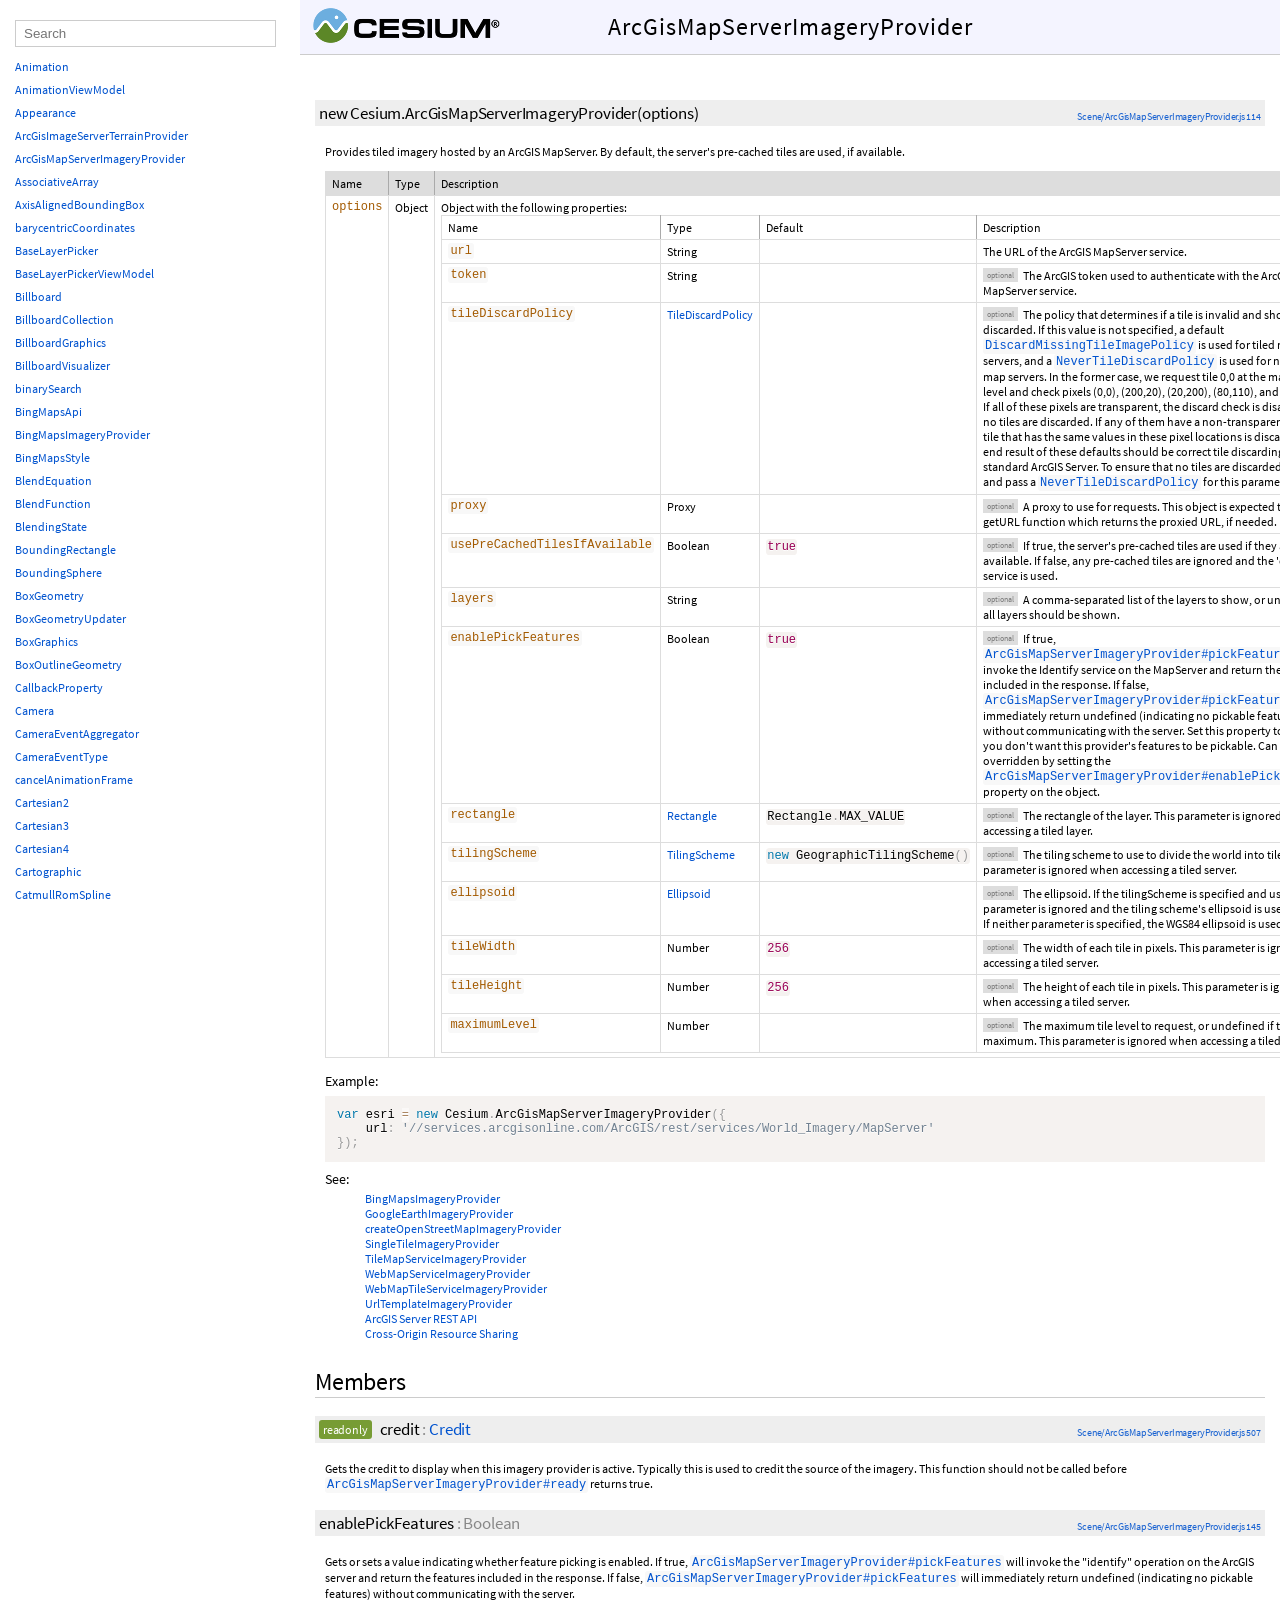
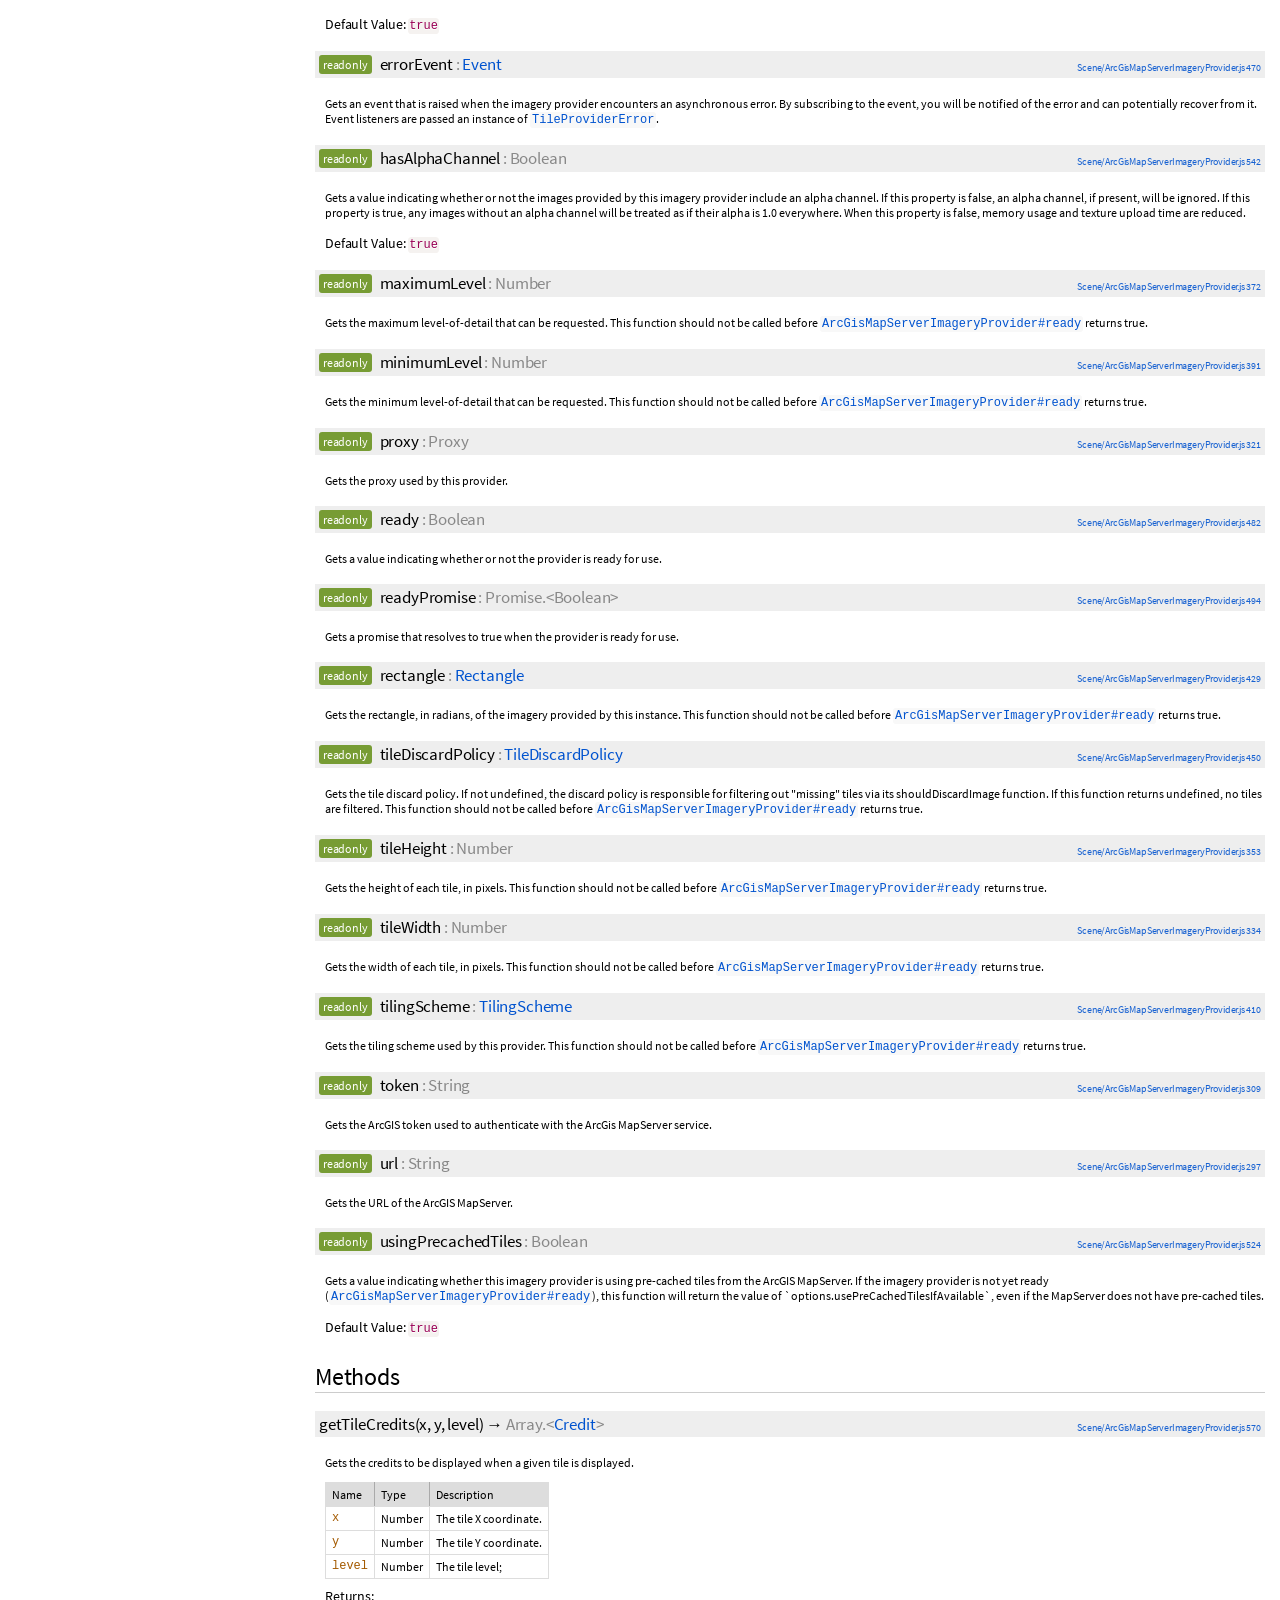
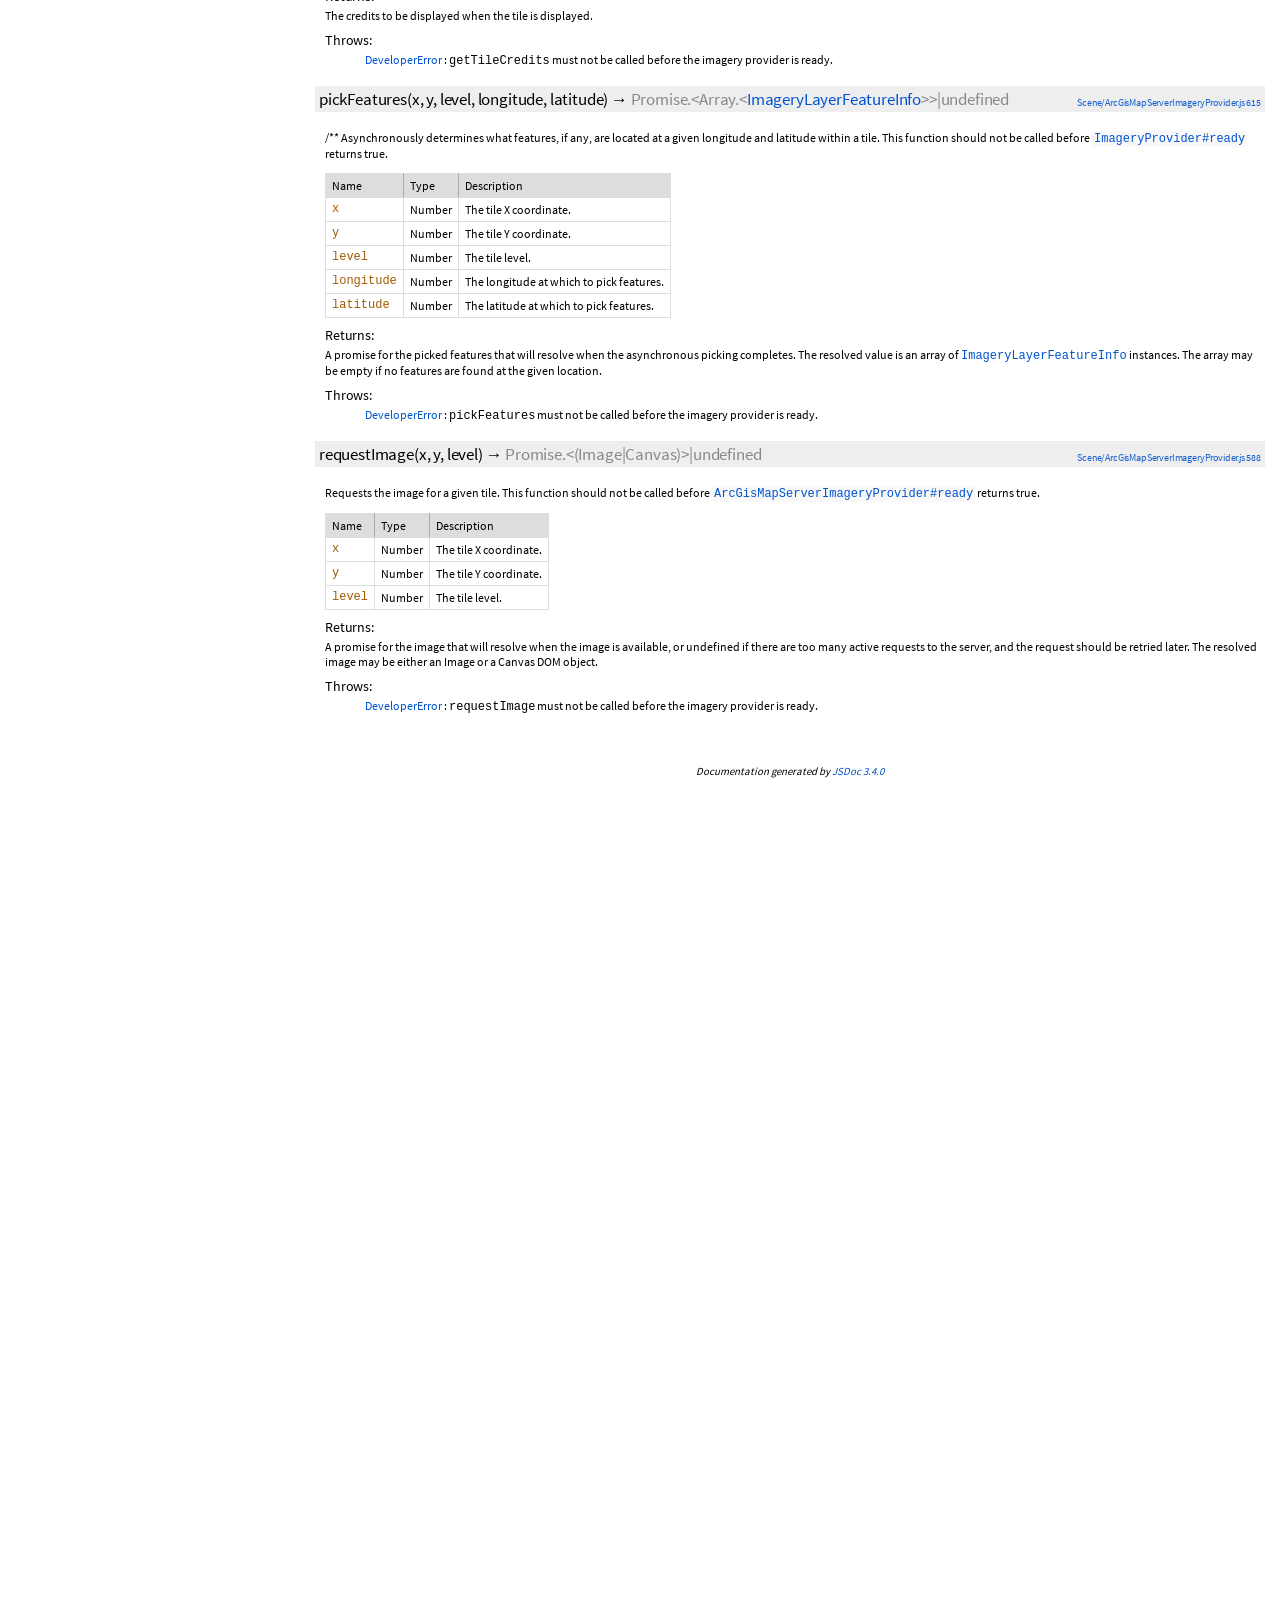
<file: Build/Documentation/ArcGisMapServerImageryProvider.html>
<!DOCTYPE html>
<html lang="en">
<head>
    <meta charset="utf-8">
    <meta http-equiv="X-UA-Compatible" content="IE=edge">
    <meta name="viewport" content="width=device-width, initial-scale=1">
    <title>ArcGisMapServerImageryProvider - Cesium Documentation</title>

    <!--[if lt IE 9]>
      <script src="javascript/html5.js"></script>
    <![endif]-->
    <link href="styles/jsdoc-default.css" rel="stylesheet">
    <link href="styles/prism.css" rel="stylesheet">
</head>
<body>

<div id="main">

    <h1 class="page-title">
        <a href="index.html"><img src="images/CesiumLogo.png" class="cesiumLogo"></a>
        ArcGisMapServerImageryProvider
        <div class="titleCenterer"></div>
    </h1>

    



<section>

<header>
    
</header>

<article>
    <div class="container-overview">
    

    
        
<dt>
    <div class="nameContainer">
    <h4 class="name" id="ArcGisMapServerImageryProvider">
        <a href="#ArcGisMapServerImageryProvider" class="doc-link"></a>
        new Cesium.ArcGisMapServerImageryProvider<span class="signature">(options)</span>
        

<div class="source-link rightLinks">
    <a href="https://github.com/AnalyticalGraphicsInc/cesium/blob/1.17/Source/Scene/ArcGisMapServerImageryProvider.js#L114">Scene/ArcGisMapServerImageryProvider.js 114</a>
</div>


    </h4>

    </div>

    
</dt>
<dd>

    
    <div class="description">
        Provides tiled imagery hosted by an ArcGIS MapServer.  By default, the server's pre-cached tiles areused, if available.
    </div>
    

    

    

    

    
        

<table class="params">
    <thead>
    <tr>
        
        <th>Name</th>
        

        <th>Type</th>

        

        <th class="last">Description</th>
    </tr>
    </thead>

    <tbody>
    

        <tr>
            
                <td class="name"><code>options</code></td>
            

            <td class="type">
            
                
<span class="param-type">Object</span>


            
            </td>

            

            <td class="description last">
            
                Object with the following properties:
                

<table class="params">
    <thead>
    <tr>
        
        <th>Name</th>
        

        <th>Type</th>

        
        <th>Default</th>
        

        <th class="last">Description</th>
    </tr>
    </thead>

    <tbody>
    

        <tr>
            
                <td class="name"><code>url</code></td>
            

            <td class="type">
            
                
<span class="param-type">String</span>


            
            </td>

            
                <td class="default">
                
                </td>
            

            <td class="description last">
            
                
                

                
            
                The URL of the ArcGIS MapServer service.</td>
        </tr>

    

        <tr>
            
                <td class="name"><code>token</code></td>
            

            <td class="type">
            
                
<span class="param-type">String</span>


            
            </td>

            
                <td class="default">
                
                </td>
            

            <td class="description last">
            
                
                        <span class="optional">optional</span>
                
                

                
            
                The ArcGIS token used to authenticate with the ArcGIS MapServer service.</td>
        </tr>

    

        <tr>
            
                <td class="name"><code>tileDiscardPolicy</code></td>
            

            <td class="type">
            
                
<span class="param-type"><a href="TileDiscardPolicy.html">TileDiscardPolicy</a></span>


            
            </td>

            
                <td class="default">
                
                </td>
            

            <td class="description last">
            
                
                        <span class="optional">optional</span>
                
                

                
            
                The policy that determines if a tile       is invalid and should be discarded.  If this value is not specified, a default       <a href="DiscardMissingTileImagePolicy.html"><code>DiscardMissingTileImagePolicy</code></a> is used for tiled map servers, and a       <a href="NeverTileDiscardPolicy.html"><code>NeverTileDiscardPolicy</code></a> is used for non-tiled map servers.  In the former case,       we request tile 0,0 at the maximum tile level and check pixels (0,0), (200,20), (20,200),       (80,110), and (160, 130).  If all of these pixels are transparent, the discard check is       disabled and no tiles are discarded.  If any of them have a non-transparent color, any       tile that has the same values in these pixel locations is discarded.  The end result of       these defaults should be correct tile discarding for a standard ArcGIS Server.  To ensure       that no tiles are discarded, construct and pass a <a href="NeverTileDiscardPolicy.html"><code>NeverTileDiscardPolicy</code></a> for this       parameter.</td>
        </tr>

    

        <tr>
            
                <td class="name"><code>proxy</code></td>
            

            <td class="type">
            
                
<span class="param-type">Proxy</span>


            
            </td>

            
                <td class="default">
                
                </td>
            

            <td class="description last">
            
                
                        <span class="optional">optional</span>
                
                

                
            
                A proxy to use for requests. This object is       expected to have a getURL function which returns the proxied URL, if needed.</td>
        </tr>

    

        <tr>
            
                <td class="name"><code>usePreCachedTilesIfAvailable</code></td>
            

            <td class="type">
            
                
<span class="param-type">Boolean</span>


            
            </td>

            
                <td class="default">
                
                    <code class="language-javascript">true</code>
                
                </td>
            

            <td class="description last">
            
                
                        <span class="optional">optional</span>
                
                

                
            
                If true, the server's pre-cached       tiles are used if they are available.  If false, any pre-cached tiles are ignored and the       'export' service is used.</td>
        </tr>

    

        <tr>
            
                <td class="name"><code>layers</code></td>
            

            <td class="type">
            
                
<span class="param-type">String</span>


            
            </td>

            
                <td class="default">
                
                </td>
            

            <td class="description last">
            
                
                        <span class="optional">optional</span>
                
                

                
            
                A comma-separated list of the layers to show, or undefined if all layers should be shown.</td>
        </tr>

    

        <tr>
            
                <td class="name"><code>enablePickFeatures</code></td>
            

            <td class="type">
            
                
<span class="param-type">Boolean</span>


            
            </td>

            
                <td class="default">
                
                    <code class="language-javascript">true</code>
                
                </td>
            

            <td class="description last">
            
                
                        <span class="optional">optional</span>
                
                

                
            
                If true, <a href="ArcGisMapServerImageryProvider.html#pickFeatures"><code>ArcGisMapServerImageryProvider#pickFeatures</code></a> will invoke       the Identify service on the MapServer and return the features included in the response.  If false,       <a href="ArcGisMapServerImageryProvider.html#pickFeatures"><code>ArcGisMapServerImageryProvider#pickFeatures</code></a> will immediately return undefined (indicating no pickable features)       without communicating with the server.  Set this property to false if you don't want this provider's features to       be pickable. Can be overridden by setting the <a href="ArcGisMapServerImageryProvider.html#enablePickFeatures"><code>ArcGisMapServerImageryProvider#enablePickFeatures</code></a> property on the object.</td>
        </tr>

    

        <tr>
            
                <td class="name"><code>rectangle</code></td>
            

            <td class="type">
            
                
<span class="param-type"><a href="Rectangle.html">Rectangle</a></span>


            
            </td>

            
                <td class="default">
                
                    <code class="language-javascript">Rectangle.MAX_VALUE</code>
                
                </td>
            

            <td class="description last">
            
                
                        <span class="optional">optional</span>
                
                

                
            
                The rectangle of the layer.  This parameter is ignored when accessing                   a tiled layer.</td>
        </tr>

    

        <tr>
            
                <td class="name"><code>tilingScheme</code></td>
            

            <td class="type">
            
                
<span class="param-type"><a href="TilingScheme.html">TilingScheme</a></span>


            
            </td>

            
                <td class="default">
                
                    <code class="language-javascript">new GeographicTilingScheme()</code>
                
                </td>
            

            <td class="description last">
            
                
                        <span class="optional">optional</span>
                
                

                
            
                The tiling scheme to use to divide the world into tiles.                      This parameter is ignored when accessing a tiled server.</td>
        </tr>

    

        <tr>
            
                <td class="name"><code>ellipsoid</code></td>
            

            <td class="type">
            
                
<span class="param-type"><a href="Ellipsoid.html">Ellipsoid</a></span>


            
            </td>

            
                <td class="default">
                
                </td>
            

            <td class="description last">
            
                
                        <span class="optional">optional</span>
                
                

                
            
                The ellipsoid.  If the tilingScheme is specified and used,                   this parameter is ignored and the tiling scheme's ellipsoid is used instead. If neither                   parameter is specified, the WGS84 ellipsoid is used.</td>
        </tr>

    

        <tr>
            
                <td class="name"><code>tileWidth</code></td>
            

            <td class="type">
            
                
<span class="param-type">Number</span>


            
            </td>

            
                <td class="default">
                
                    <code class="language-javascript">256</code>
                
                </td>
            

            <td class="description last">
            
                
                        <span class="optional">optional</span>
                
                

                
            
                The width of each tile in pixels.  This parameter is ignored when accessing a tiled server.</td>
        </tr>

    

        <tr>
            
                <td class="name"><code>tileHeight</code></td>
            

            <td class="type">
            
                
<span class="param-type">Number</span>


            
            </td>

            
                <td class="default">
                
                    <code class="language-javascript">256</code>
                
                </td>
            

            <td class="description last">
            
                
                        <span class="optional">optional</span>
                
                

                
            
                The height of each tile in pixels.  This parameter is ignored when accessing a tiled server.</td>
        </tr>

    

        <tr>
            
                <td class="name"><code>maximumLevel</code></td>
            

            <td class="type">
            
                
<span class="param-type">Number</span>


            
            </td>

            
                <td class="default">
                
                </td>
            

            <td class="description last">
            
                
                        <span class="optional">optional</span>
                
                

                
            
                The maximum tile level to request, or undefined if there is no maximum.  This parameter is ignored when accessing                                       a tiled server.</td>
        </tr>

    
    </tbody>
</table>
            </td>
        </tr>

    
    </tbody>
</table>
    

    

    

    

    

    

    

    
<dl class="details">
    

    

    

    

    

    

    

    

    

    
        <h5>Example:</h5>
        
    <pre><code class="language-javascript">var esri = new Cesium.ArcGisMapServerImageryProvider({    url: '//services.arcgisonline.com/ArcGIS/rest/services/World_Imagery/MapServer'});</code></pre>

    

    

    

    
    <h5>See:</h5>
    <ul class="see-list">
        <li><a href="BingMapsImageryProvider.html">BingMapsImageryProvider</a></li>
    
        <li><a href="GoogleEarthImageryProvider.html">GoogleEarthImageryProvider</a></li>
    
        <li><a href="createOpenStreetMapImageryProvider.html">createOpenStreetMapImageryProvider</a></li>
    
        <li><a href="SingleTileImageryProvider.html">SingleTileImageryProvider</a></li>
    
        <li><a href="TileMapServiceImageryProvider.html">TileMapServiceImageryProvider</a></li>
    
        <li><a href="WebMapServiceImageryProvider.html">WebMapServiceImageryProvider</a></li>
    
        <li><a href="WebMapTileServiceImageryProvider.html">WebMapTileServiceImageryProvider</a></li>
    
        <li><a href="UrlTemplateImageryProvider.html">UrlTemplateImageryProvider</a></li>
    
        <li><a href="http://resources.esri.com/help/9.3/arcgisserver/apis/rest/">ArcGIS Server REST API</a></li>
    
        <li><a href="http://www.w3.org/TR/cors/">Cross-Origin Resource Sharing</a></li>
    </ul>
    

    
</dl>

</dd>

    
    </div>

    

    

    

    

    

    
        <h3 class="subsection-title">Members</h3>

        <dl>
            
<dt>
    <div class="nameContainer">
    <h4 class="name" id="credit">
        <a href="#credit" class="doc-link"></a>
        <span class="type-signature attribute-readonly">readonly</span>credit<span class="type-signature"> : <a href="Credit.html">Credit</a></span>
        

<div class="source-link rightLinks">
    <a href="https://github.com/AnalyticalGraphicsInc/cesium/blob/1.17/Source/Scene/ArcGisMapServerImageryProvider.js#L507">Scene/ArcGisMapServerImageryProvider.js 507</a>
</div>


    </h4>

    </div>

    
</dt>
<dd>
    
    <div class="description">
        Gets the credit to display when this imagery provider is active.  Typically this is used to creditthe source of the imagery.  This function should not be called before <a href="ArcGisMapServerImageryProvider.html#ready"><code>ArcGisMapServerImageryProvider#ready</code></a> returns true.
    </div>
    

    

    
<dl class="details">
    

    

    

    

    

    

    

    

    

    

    

    

    

    
</dl>

</dd>

        
            
<dt>
    <div class="nameContainer">
    <h4 class="name" id="enablePickFeatures">
        <a href="#enablePickFeatures" class="doc-link"></a>
        enablePickFeatures<span class="type-signature"> : Boolean</span>
        

<div class="source-link rightLinks">
    <a href="https://github.com/AnalyticalGraphicsInc/cesium/blob/1.17/Source/Scene/ArcGisMapServerImageryProvider.js#L145">Scene/ArcGisMapServerImageryProvider.js 145</a>
</div>


    </h4>

    </div>

    
</dt>
<dd>
    
    <div class="description">
        Gets or sets a value indicating whether feature picking is enabled.  If true, <a href="ArcGisMapServerImageryProvider.html#pickFeatures"><code>ArcGisMapServerImageryProvider#pickFeatures</code></a> willinvoke the "identify" operation on the ArcGIS server and return the features included in the response.  If false,<a href="ArcGisMapServerImageryProvider.html#pickFeatures"><code>ArcGisMapServerImageryProvider#pickFeatures</code></a> will immediately return undefined (indicating no pickable features)without communicating with the server.
    </div>
    

    

    
<dl class="details">
    

    

    

    

    

    

    

    

    
    <span class="details-header">Default Value:</span>
    <code class="language-javascript">true</code>
    

    

    

    

    

    
</dl>

</dd>

        
            
<dt>
    <div class="nameContainer">
    <h4 class="name" id="errorEvent">
        <a href="#errorEvent" class="doc-link"></a>
        <span class="type-signature attribute-readonly">readonly</span>errorEvent<span class="type-signature"> : <a href="Event.html">Event</a></span>
        

<div class="source-link rightLinks">
    <a href="https://github.com/AnalyticalGraphicsInc/cesium/blob/1.17/Source/Scene/ArcGisMapServerImageryProvider.js#L470">Scene/ArcGisMapServerImageryProvider.js 470</a>
</div>


    </h4>

    </div>

    
</dt>
<dd>
    
    <div class="description">
        Gets an event that is raised when the imagery provider encounters an asynchronous error.  By subscribingto the event, you will be notified of the error and can potentially recover from it.  Event listenersare passed an instance of <a href="TileProviderError.html"><code>TileProviderError</code></a>.
    </div>
    

    

    
<dl class="details">
    

    

    

    

    

    

    

    

    

    

    

    

    

    
</dl>

</dd>

        
            
<dt>
    <div class="nameContainer">
    <h4 class="name" id="hasAlphaChannel">
        <a href="#hasAlphaChannel" class="doc-link"></a>
        <span class="type-signature attribute-readonly">readonly</span>hasAlphaChannel<span class="type-signature"> : Boolean</span>
        

<div class="source-link rightLinks">
    <a href="https://github.com/AnalyticalGraphicsInc/cesium/blob/1.17/Source/Scene/ArcGisMapServerImageryProvider.js#L542">Scene/ArcGisMapServerImageryProvider.js 542</a>
</div>


    </h4>

    </div>

    
</dt>
<dd>
    
    <div class="description">
        Gets a value indicating whether or not the images provided by this imagery providerinclude an alpha channel.  If this property is false, an alpha channel, if present, willbe ignored.  If this property is true, any images without an alpha channel will be treatedas if their alpha is 1.0 everywhere.  When this property is false, memory usageand texture upload time are reduced.
    </div>
    

    

    
<dl class="details">
    

    

    

    

    

    

    

    

    
    <span class="details-header">Default Value:</span>
    <code class="language-javascript">true</code>
    

    

    

    

    

    
</dl>

</dd>

        
            
<dt>
    <div class="nameContainer">
    <h4 class="name" id="maximumLevel">
        <a href="#maximumLevel" class="doc-link"></a>
        <span class="type-signature attribute-readonly">readonly</span>maximumLevel<span class="type-signature"> : Number</span>
        

<div class="source-link rightLinks">
    <a href="https://github.com/AnalyticalGraphicsInc/cesium/blob/1.17/Source/Scene/ArcGisMapServerImageryProvider.js#L372">Scene/ArcGisMapServerImageryProvider.js 372</a>
</div>


    </h4>

    </div>

    
</dt>
<dd>
    
    <div class="description">
        Gets the maximum level-of-detail that can be requested.  This function shouldnot be called before <a href="ArcGisMapServerImageryProvider.html#ready"><code>ArcGisMapServerImageryProvider#ready</code></a> returns true.
    </div>
    

    

    
<dl class="details">
    

    

    

    

    

    

    

    

    

    

    

    

    

    
</dl>

</dd>

        
            
<dt>
    <div class="nameContainer">
    <h4 class="name" id="minimumLevel">
        <a href="#minimumLevel" class="doc-link"></a>
        <span class="type-signature attribute-readonly">readonly</span>minimumLevel<span class="type-signature"> : Number</span>
        

<div class="source-link rightLinks">
    <a href="https://github.com/AnalyticalGraphicsInc/cesium/blob/1.17/Source/Scene/ArcGisMapServerImageryProvider.js#L391">Scene/ArcGisMapServerImageryProvider.js 391</a>
</div>


    </h4>

    </div>

    
</dt>
<dd>
    
    <div class="description">
        Gets the minimum level-of-detail that can be requested.  This function shouldnot be called before <a href="ArcGisMapServerImageryProvider.html#ready"><code>ArcGisMapServerImageryProvider#ready</code></a> returns true.
    </div>
    

    

    
<dl class="details">
    

    

    

    

    

    

    

    

    

    

    

    

    

    
</dl>

</dd>

        
            
<dt>
    <div class="nameContainer">
    <h4 class="name" id="proxy">
        <a href="#proxy" class="doc-link"></a>
        <span class="type-signature attribute-readonly">readonly</span>proxy<span class="type-signature"> : Proxy</span>
        

<div class="source-link rightLinks">
    <a href="https://github.com/AnalyticalGraphicsInc/cesium/blob/1.17/Source/Scene/ArcGisMapServerImageryProvider.js#L321">Scene/ArcGisMapServerImageryProvider.js 321</a>
</div>


    </h4>

    </div>

    
</dt>
<dd>
    
    <div class="description">
        Gets the proxy used by this provider.
    </div>
    

    

    
<dl class="details">
    

    

    

    

    

    

    

    

    

    

    

    

    

    
</dl>

</dd>

        
            
<dt>
    <div class="nameContainer">
    <h4 class="name" id="ready">
        <a href="#ready" class="doc-link"></a>
        <span class="type-signature attribute-readonly">readonly</span>ready<span class="type-signature"> : Boolean</span>
        

<div class="source-link rightLinks">
    <a href="https://github.com/AnalyticalGraphicsInc/cesium/blob/1.17/Source/Scene/ArcGisMapServerImageryProvider.js#L482">Scene/ArcGisMapServerImageryProvider.js 482</a>
</div>


    </h4>

    </div>

    
</dt>
<dd>
    
    <div class="description">
        Gets a value indicating whether or not the provider is ready for use.
    </div>
    

    

    
<dl class="details">
    

    

    

    

    

    

    

    

    

    

    

    

    

    
</dl>

</dd>

        
            
<dt>
    <div class="nameContainer">
    <h4 class="name" id="readyPromise">
        <a href="#readyPromise" class="doc-link"></a>
        <span class="type-signature attribute-readonly">readonly</span>readyPromise<span class="type-signature"> : Promise.&lt;Boolean></span>
        

<div class="source-link rightLinks">
    <a href="https://github.com/AnalyticalGraphicsInc/cesium/blob/1.17/Source/Scene/ArcGisMapServerImageryProvider.js#L494">Scene/ArcGisMapServerImageryProvider.js 494</a>
</div>


    </h4>

    </div>

    
</dt>
<dd>
    
    <div class="description">
        Gets a promise that resolves to true when the provider is ready for use.
    </div>
    

    

    
<dl class="details">
    

    

    

    

    

    

    

    

    

    

    

    

    

    
</dl>

</dd>

        
            
<dt>
    <div class="nameContainer">
    <h4 class="name" id="rectangle">
        <a href="#rectangle" class="doc-link"></a>
        <span class="type-signature attribute-readonly">readonly</span>rectangle<span class="type-signature"> : <a href="Rectangle.html">Rectangle</a></span>
        

<div class="source-link rightLinks">
    <a href="https://github.com/AnalyticalGraphicsInc/cesium/blob/1.17/Source/Scene/ArcGisMapServerImageryProvider.js#L429">Scene/ArcGisMapServerImageryProvider.js 429</a>
</div>


    </h4>

    </div>

    
</dt>
<dd>
    
    <div class="description">
        Gets the rectangle, in radians, of the imagery provided by this instance.  This function shouldnot be called before <a href="ArcGisMapServerImageryProvider.html#ready"><code>ArcGisMapServerImageryProvider#ready</code></a> returns true.
    </div>
    

    

    
<dl class="details">
    

    

    

    

    

    

    

    

    

    

    

    

    

    
</dl>

</dd>

        
            
<dt>
    <div class="nameContainer">
    <h4 class="name" id="tileDiscardPolicy">
        <a href="#tileDiscardPolicy" class="doc-link"></a>
        <span class="type-signature attribute-readonly">readonly</span>tileDiscardPolicy<span class="type-signature"> : <a href="TileDiscardPolicy.html">TileDiscardPolicy</a></span>
        

<div class="source-link rightLinks">
    <a href="https://github.com/AnalyticalGraphicsInc/cesium/blob/1.17/Source/Scene/ArcGisMapServerImageryProvider.js#L450">Scene/ArcGisMapServerImageryProvider.js 450</a>
</div>


    </h4>

    </div>

    
</dt>
<dd>
    
    <div class="description">
        Gets the tile discard policy.  If not undefined, the discard policy is responsiblefor filtering out "missing" tiles via its shouldDiscardImage function.  If this functionreturns undefined, no tiles are filtered.  This function shouldnot be called before <a href="ArcGisMapServerImageryProvider.html#ready"><code>ArcGisMapServerImageryProvider#ready</code></a> returns true.
    </div>
    

    

    
<dl class="details">
    

    

    

    

    

    

    

    

    

    

    

    

    

    
</dl>

</dd>

        
            
<dt>
    <div class="nameContainer">
    <h4 class="name" id="tileHeight">
        <a href="#tileHeight" class="doc-link"></a>
        <span class="type-signature attribute-readonly">readonly</span>tileHeight<span class="type-signature"> : Number</span>
        

<div class="source-link rightLinks">
    <a href="https://github.com/AnalyticalGraphicsInc/cesium/blob/1.17/Source/Scene/ArcGisMapServerImageryProvider.js#L353">Scene/ArcGisMapServerImageryProvider.js 353</a>
</div>


    </h4>

    </div>

    
</dt>
<dd>
    
    <div class="description">
        Gets the height of each tile, in pixels.  This function shouldnot be called before <a href="ArcGisMapServerImageryProvider.html#ready"><code>ArcGisMapServerImageryProvider#ready</code></a> returns true.
    </div>
    

    

    
<dl class="details">
    

    

    

    

    

    

    

    

    

    

    

    

    

    
</dl>

</dd>

        
            
<dt>
    <div class="nameContainer">
    <h4 class="name" id="tileWidth">
        <a href="#tileWidth" class="doc-link"></a>
        <span class="type-signature attribute-readonly">readonly</span>tileWidth<span class="type-signature"> : Number</span>
        

<div class="source-link rightLinks">
    <a href="https://github.com/AnalyticalGraphicsInc/cesium/blob/1.17/Source/Scene/ArcGisMapServerImageryProvider.js#L334">Scene/ArcGisMapServerImageryProvider.js 334</a>
</div>


    </h4>

    </div>

    
</dt>
<dd>
    
    <div class="description">
        Gets the width of each tile, in pixels. This function shouldnot be called before <a href="ArcGisMapServerImageryProvider.html#ready"><code>ArcGisMapServerImageryProvider#ready</code></a> returns true.
    </div>
    

    

    
<dl class="details">
    

    

    

    

    

    

    

    

    

    

    

    

    

    
</dl>

</dd>

        
            
<dt>
    <div class="nameContainer">
    <h4 class="name" id="tilingScheme">
        <a href="#tilingScheme" class="doc-link"></a>
        <span class="type-signature attribute-readonly">readonly</span>tilingScheme<span class="type-signature"> : <a href="TilingScheme.html">TilingScheme</a></span>
        

<div class="source-link rightLinks">
    <a href="https://github.com/AnalyticalGraphicsInc/cesium/blob/1.17/Source/Scene/ArcGisMapServerImageryProvider.js#L410">Scene/ArcGisMapServerImageryProvider.js 410</a>
</div>


    </h4>

    </div>

    
</dt>
<dd>
    
    <div class="description">
        Gets the tiling scheme used by this provider.  This function shouldnot be called before <a href="ArcGisMapServerImageryProvider.html#ready"><code>ArcGisMapServerImageryProvider#ready</code></a> returns true.
    </div>
    

    

    
<dl class="details">
    

    

    

    

    

    

    

    

    

    

    

    

    

    
</dl>

</dd>

        
            
<dt>
    <div class="nameContainer">
    <h4 class="name" id="token">
        <a href="#token" class="doc-link"></a>
        <span class="type-signature attribute-readonly">readonly</span>token<span class="type-signature"> : String</span>
        

<div class="source-link rightLinks">
    <a href="https://github.com/AnalyticalGraphicsInc/cesium/blob/1.17/Source/Scene/ArcGisMapServerImageryProvider.js#L309">Scene/ArcGisMapServerImageryProvider.js 309</a>
</div>


    </h4>

    </div>

    
</dt>
<dd>
    
    <div class="description">
        Gets the ArcGIS token used to authenticate with the ArcGis MapServer service.
    </div>
    

    

    
<dl class="details">
    

    

    

    

    

    

    

    

    

    

    

    

    

    
</dl>

</dd>

        
            
<dt>
    <div class="nameContainer">
    <h4 class="name" id="url">
        <a href="#url" class="doc-link"></a>
        <span class="type-signature attribute-readonly">readonly</span>url<span class="type-signature"> : String</span>
        

<div class="source-link rightLinks">
    <a href="https://github.com/AnalyticalGraphicsInc/cesium/blob/1.17/Source/Scene/ArcGisMapServerImageryProvider.js#L297">Scene/ArcGisMapServerImageryProvider.js 297</a>
</div>


    </h4>

    </div>

    
</dt>
<dd>
    
    <div class="description">
        Gets the URL of the ArcGIS MapServer.
    </div>
    

    

    
<dl class="details">
    

    

    

    

    

    

    

    

    

    

    

    

    

    
</dl>

</dd>

        
            
<dt>
    <div class="nameContainer">
    <h4 class="name" id="usingPrecachedTiles">
        <a href="#usingPrecachedTiles" class="doc-link"></a>
        <span class="type-signature attribute-readonly">readonly</span>usingPrecachedTiles<span class="type-signature"> : Boolean</span>
        

<div class="source-link rightLinks">
    <a href="https://github.com/AnalyticalGraphicsInc/cesium/blob/1.17/Source/Scene/ArcGisMapServerImageryProvider.js#L524">Scene/ArcGisMapServerImageryProvider.js 524</a>
</div>


    </h4>

    </div>

    
</dt>
<dd>
    
    <div class="description">
        Gets a value indicating whether this imagery provider is using pre-cached tiles from theArcGIS MapServer.  If the imagery provider is not yet ready (<a href="ArcGisMapServerImageryProvider.html#ready"><code>ArcGisMapServerImageryProvider#ready</code></a>), this functionwill return the value of `options.usePreCachedTilesIfAvailable`, even if the MapServer doesnot have pre-cached tiles.
    </div>
    

    

    
<dl class="details">
    

    

    

    

    

    

    

    

    
    <span class="details-header">Default Value:</span>
    <code class="language-javascript">true</code>
    

    

    

    

    

    
</dl>

</dd>

        </dl>
    

    
        <h3 class="subsection-title">Methods</h3>

        <dl>
            
<dt>
    <div class="nameContainer">
    <h4 class="name" id="getTileCredits">
        <a href="#getTileCredits" class="doc-link"></a>
        getTileCredits<span class="signature">(x, y, level)</span> &rarr; <span class="type-signature returnType">Array.&lt;<a href="Credit.html">Credit</a>></span>
        

<div class="source-link rightLinks">
    <a href="https://github.com/AnalyticalGraphicsInc/cesium/blob/1.17/Source/Scene/ArcGisMapServerImageryProvider.js#L570">Scene/ArcGisMapServerImageryProvider.js 570</a>
</div>


    </h4>

    </div>

    
</dt>
<dd>

    
    <div class="description">
        Gets the credits to be displayed when a given tile is displayed.
    </div>
    

    

    

    

    
        

<table class="params">
    <thead>
    <tr>
        
        <th>Name</th>
        

        <th>Type</th>

        

        <th class="last">Description</th>
    </tr>
    </thead>

    <tbody>
    

        <tr>
            
                <td class="name"><code>x</code></td>
            

            <td class="type">
            
                
<span class="param-type">Number</span>


            
            </td>

            

            <td class="description last">
            
                The tile X coordinate.</td>
        </tr>

    

        <tr>
            
                <td class="name"><code>y</code></td>
            

            <td class="type">
            
                
<span class="param-type">Number</span>


            
            </td>

            

            <td class="description last">
            
                The tile Y coordinate.</td>
        </tr>

    

        <tr>
            
                <td class="name"><code>level</code></td>
            

            <td class="type">
            
                
<span class="param-type">Number</span>


            
            </td>

            

            <td class="description last">
            
                The tile level;</td>
        </tr>

    
    </tbody>
</table>
    

    

    

    

    

    
    <h5>Returns:</h5>
    
            
<div class="param-desc">
    The credits to be displayed when the tile is displayed.
</div>


        

    
    <h5>Throws:</h5>
    <ul>
            <li>

    <div class="param-desc">
        
<span class="param-type"><a href="DeveloperError.html">DeveloperError</a></span>

: <code>getTileCredits</code> must not be called before the imagery provider is ready.
    </div>

</li>
        </ul>
    

    
<dl class="details">
    

    

    

    

    

    

    

    

    

    

    

    

    

    
</dl>

</dd>

        
            
<dt>
    <div class="nameContainer">
    <h4 class="name" id="pickFeatures">
        <a href="#pickFeatures" class="doc-link"></a>
        pickFeatures<span class="signature">(x, y, level, longitude, latitude)</span> &rarr; <span class="type-signature returnType">Promise.&lt;Array.&lt;<a href="ImageryLayerFeatureInfo.html">ImageryLayerFeatureInfo</a>>>|undefined</span>
        

<div class="source-link rightLinks">
    <a href="https://github.com/AnalyticalGraphicsInc/cesium/blob/1.17/Source/Scene/ArcGisMapServerImageryProvider.js#L615">Scene/ArcGisMapServerImageryProvider.js 615</a>
</div>


    </h4>

    </div>

    
</dt>
<dd>

    
    <div class="description">
        /**Asynchronously determines what features, if any, are located at a given longitude and latitude withina tile.  This function should not be called before <a href="ImageryProvider.html#ready"><code>ImageryProvider#ready</code></a> returns true.
    </div>
    

    

    

    

    
        

<table class="params">
    <thead>
    <tr>
        
        <th>Name</th>
        

        <th>Type</th>

        

        <th class="last">Description</th>
    </tr>
    </thead>

    <tbody>
    

        <tr>
            
                <td class="name"><code>x</code></td>
            

            <td class="type">
            
                
<span class="param-type">Number</span>


            
            </td>

            

            <td class="description last">
            
                The tile X coordinate.</td>
        </tr>

    

        <tr>
            
                <td class="name"><code>y</code></td>
            

            <td class="type">
            
                
<span class="param-type">Number</span>


            
            </td>

            

            <td class="description last">
            
                The tile Y coordinate.</td>
        </tr>

    

        <tr>
            
                <td class="name"><code>level</code></td>
            

            <td class="type">
            
                
<span class="param-type">Number</span>


            
            </td>

            

            <td class="description last">
            
                The tile level.</td>
        </tr>

    

        <tr>
            
                <td class="name"><code>longitude</code></td>
            

            <td class="type">
            
                
<span class="param-type">Number</span>


            
            </td>

            

            <td class="description last">
            
                The longitude at which to pick features.</td>
        </tr>

    

        <tr>
            
                <td class="name"><code>latitude</code></td>
            

            <td class="type">
            
                
<span class="param-type">Number</span>


            
            </td>

            

            <td class="description last">
            
                The latitude at which to pick features.</td>
        </tr>

    
    </tbody>
</table>
    

    

    

    

    

    
    <h5>Returns:</h5>
    
            
<div class="param-desc">
    A promise for the picked features that will resolve when the asynchronous                  picking completes.  The resolved value is an array of <a href="ImageryLayerFeatureInfo.html"><code>ImageryLayerFeatureInfo</code></a>                  instances.  The array may be empty if no features are found at the given location.
</div>


        

    
    <h5>Throws:</h5>
    <ul>
            <li>

    <div class="param-desc">
        
<span class="param-type"><a href="DeveloperError.html">DeveloperError</a></span>

: <code>pickFeatures</code> must not be called before the imagery provider is ready.
    </div>

</li>
        </ul>
    

    
<dl class="details">
    

    

    

    

    

    

    

    

    

    

    

    

    

    
</dl>

</dd>

        
            
<dt>
    <div class="nameContainer">
    <h4 class="name" id="requestImage">
        <a href="#requestImage" class="doc-link"></a>
        requestImage<span class="signature">(x, y, level)</span> &rarr; <span class="type-signature returnType">Promise.&lt;(Image|Canvas)>|undefined</span>
        

<div class="source-link rightLinks">
    <a href="https://github.com/AnalyticalGraphicsInc/cesium/blob/1.17/Source/Scene/ArcGisMapServerImageryProvider.js#L588">Scene/ArcGisMapServerImageryProvider.js 588</a>
</div>


    </h4>

    </div>

    
</dt>
<dd>

    
    <div class="description">
        Requests the image for a given tile.  This function shouldnot be called before <a href="ArcGisMapServerImageryProvider.html#ready"><code>ArcGisMapServerImageryProvider#ready</code></a> returns true.
    </div>
    

    

    

    

    
        

<table class="params">
    <thead>
    <tr>
        
        <th>Name</th>
        

        <th>Type</th>

        

        <th class="last">Description</th>
    </tr>
    </thead>

    <tbody>
    

        <tr>
            
                <td class="name"><code>x</code></td>
            

            <td class="type">
            
                
<span class="param-type">Number</span>


            
            </td>

            

            <td class="description last">
            
                The tile X coordinate.</td>
        </tr>

    

        <tr>
            
                <td class="name"><code>y</code></td>
            

            <td class="type">
            
                
<span class="param-type">Number</span>


            
            </td>

            

            <td class="description last">
            
                The tile Y coordinate.</td>
        </tr>

    

        <tr>
            
                <td class="name"><code>level</code></td>
            

            <td class="type">
            
                
<span class="param-type">Number</span>


            
            </td>

            

            <td class="description last">
            
                The tile level.</td>
        </tr>

    
    </tbody>
</table>
    

    

    

    

    

    
    <h5>Returns:</h5>
    
            
<div class="param-desc">
    A promise for the image that will resolve when the image is available, or         undefined if there are too many active requests to the server, and the request         should be retried later.  The resolved image may be either an         Image or a Canvas DOM object.
</div>


        

    
    <h5>Throws:</h5>
    <ul>
            <li>

    <div class="param-desc">
        
<span class="param-type"><a href="DeveloperError.html">DeveloperError</a></span>

: <code>requestImage</code> must not be called before the imagery provider is ready.
    </div>

</li>
        </ul>
    

    
<dl class="details">
    

    

    

    

    

    

    

    

    

    

    

    

    

    
</dl>

</dd>

        </dl>
    

    

    
</article>

</section>





    <footer>
        Documentation generated by <a href="https://github.com/jsdoc3/jsdoc">JSDoc 3.4.0</a>
    </footer>
</div>

<div class="nav">
    <div class="menu">
        <input type="text" class="classFilter" id="ClassFilter" placeholder="Search">
        <ul id="ClassList"><li data-name="Animation"><a href="Animation.html">Animation</a></li><li data-name="AnimationViewModel"><a href="AnimationViewModel.html">AnimationViewModel</a></li><li data-name="Appearance"><a href="Appearance.html">Appearance</a></li><li data-name="ArcGisImageServerTerrainProvider"><a href="ArcGisImageServerTerrainProvider.html">ArcGisImageServerTerrainProvider</a></li><li data-name="ArcGisMapServerImageryProvider"><a href="ArcGisMapServerImageryProvider.html">ArcGisMapServerImageryProvider</a></li><li data-name="AssociativeArray"><a href="AssociativeArray.html">AssociativeArray</a></li><li data-name="AxisAlignedBoundingBox"><a href="AxisAlignedBoundingBox.html">AxisAlignedBoundingBox</a></li><li data-name="barycentricCoordinates"><a href="barycentricCoordinates.html">barycentricCoordinates</a></li><li data-name="BaseLayerPicker"><a href="BaseLayerPicker.html">BaseLayerPicker</a></li><li data-name="BaseLayerPickerViewModel"><a href="BaseLayerPickerViewModel.html">BaseLayerPickerViewModel</a></li><li data-name="Billboard"><a href="Billboard.html">Billboard</a></li><li data-name="BillboardCollection"><a href="BillboardCollection.html">BillboardCollection</a></li><li data-name="BillboardGraphics"><a href="BillboardGraphics.html">BillboardGraphics</a></li><li data-name="BillboardVisualizer"><a href="BillboardVisualizer.html">BillboardVisualizer</a></li><li data-name="binarySearch"><a href="binarySearch.html">binarySearch</a></li><li data-name="BingMapsApi"><a href="BingMapsApi.html">BingMapsApi</a></li><li data-name="BingMapsImageryProvider"><a href="BingMapsImageryProvider.html">BingMapsImageryProvider</a></li><li data-name="BingMapsStyle"><a href="BingMapsStyle.html">BingMapsStyle</a></li><li data-name="BlendEquation"><a href="BlendEquation.html">BlendEquation</a></li><li data-name="BlendFunction"><a href="BlendFunction.html">BlendFunction</a></li><li data-name="BlendingState"><a href="BlendingState.html">BlendingState</a></li><li data-name="BoundingRectangle"><a href="BoundingRectangle.html">BoundingRectangle</a></li><li data-name="BoundingSphere"><a href="BoundingSphere.html">BoundingSphere</a></li><li data-name="BoxGeometry"><a href="BoxGeometry.html">BoxGeometry</a></li><li data-name="BoxGeometryUpdater"><a href="BoxGeometryUpdater.html">BoxGeometryUpdater</a></li><li data-name="BoxGraphics"><a href="BoxGraphics.html">BoxGraphics</a></li><li data-name="BoxOutlineGeometry"><a href="BoxOutlineGeometry.html">BoxOutlineGeometry</a></li><li data-name="CallbackProperty"><a href="CallbackProperty.html">CallbackProperty</a></li><li data-name="Camera"><a href="Camera.html">Camera</a></li><li data-name="CameraEventAggregator"><a href="CameraEventAggregator.html">CameraEventAggregator</a></li><li data-name="CameraEventType"><a href="CameraEventType.html">CameraEventType</a></li><li data-name="cancelAnimationFrame"><a href="cancelAnimationFrame.html">cancelAnimationFrame</a></li><li data-name="Cartesian2"><a href="Cartesian2.html">Cartesian2</a></li><li data-name="Cartesian3"><a href="Cartesian3.html">Cartesian3</a></li><li data-name="Cartesian4"><a href="Cartesian4.html">Cartesian4</a></li><li data-name="Cartographic"><a href="Cartographic.html">Cartographic</a></li><li data-name="CatmullRomSpline"><a href="CatmullRomSpline.html">CatmullRomSpline</a></li><li data-name="CesiumInspector"><a href="CesiumInspector.html">CesiumInspector</a></li><li data-name="CesiumInspectorViewModel"><a href="CesiumInspectorViewModel.html">CesiumInspectorViewModel</a></li><li data-name="CesiumMath"><a href="CesiumMath.html">CesiumMath</a></li><li data-name="CesiumTerrainProvider"><a href="CesiumTerrainProvider.html">CesiumTerrainProvider</a></li><li data-name="CesiumWidget"><a href="CesiumWidget.html">CesiumWidget</a></li><li data-name="CheckerboardMaterialProperty"><a href="CheckerboardMaterialProperty.html">CheckerboardMaterialProperty</a></li><li data-name="CircleGeometry"><a href="CircleGeometry.html">CircleGeometry</a></li><li data-name="CircleOutlineGeometry"><a href="CircleOutlineGeometry.html">CircleOutlineGeometry</a></li><li data-name="Clock"><a href="Clock.html">Clock</a></li><li data-name="ClockRange"><a href="ClockRange.html">ClockRange</a></li><li data-name="ClockStep"><a href="ClockStep.html">ClockStep</a></li><li data-name="ClockViewModel"><a href="ClockViewModel.html">ClockViewModel</a></li><li data-name="clone"><a href="clone.html">clone</a></li><li data-name="Color"><a href="Color.html">Color</a></li><li data-name="ColorGeometryInstanceAttribute"><a href="ColorGeometryInstanceAttribute.html">ColorGeometryInstanceAttribute</a></li><li data-name="ColorMaterialProperty"><a href="ColorMaterialProperty.html">ColorMaterialProperty</a></li><li data-name="combine"><a href="combine.html">combine</a></li><li data-name="Command"><a href="Command.html">Command</a></li><li data-name="ComponentDatatype"><a href="ComponentDatatype.html">ComponentDatatype</a></li><li data-name="CompositeEntityCollection"><a href="CompositeEntityCollection.html">CompositeEntityCollection</a></li><li data-name="CompositeMaterialProperty"><a href="CompositeMaterialProperty.html">CompositeMaterialProperty</a></li><li data-name="CompositePositionProperty"><a href="CompositePositionProperty.html">CompositePositionProperty</a></li><li data-name="CompositeProperty"><a href="CompositeProperty.html">CompositeProperty</a></li><li data-name="ConstantPositionProperty"><a href="ConstantPositionProperty.html">ConstantPositionProperty</a></li><li data-name="ConstantProperty"><a href="ConstantProperty.html">ConstantProperty</a></li><li data-name="CornerType"><a href="CornerType.html">CornerType</a></li><li data-name="CorridorGeometry"><a href="CorridorGeometry.html">CorridorGeometry</a></li><li data-name="CorridorGeometryUpdater"><a href="CorridorGeometryUpdater.html">CorridorGeometryUpdater</a></li><li data-name="CorridorGraphics"><a href="CorridorGraphics.html">CorridorGraphics</a></li><li data-name="CorridorOutlineGeometry"><a href="CorridorOutlineGeometry.html">CorridorOutlineGeometry</a></li><li data-name="createCommand"><a href="createCommand.html">createCommand</a></li><li data-name="createGuid"><a href="createGuid.html">createGuid</a></li><li data-name="createOpenStreetMapImageryProvider"><a href="createOpenStreetMapImageryProvider.html">createOpenStreetMapImageryProvider</a></li><li data-name="createTangentSpaceDebugPrimitive"><a href="createTangentSpaceDebugPrimitive.html">createTangentSpaceDebugPrimitive</a></li><li data-name="createTaskProcessorWorker"><a href="createTaskProcessorWorker.html">createTaskProcessorWorker</a></li><li data-name="Credit"><a href="Credit.html">Credit</a></li><li data-name="CreditDisplay"><a href="CreditDisplay.html">CreditDisplay</a></li><li data-name="CubicRealPolynomial"><a href="CubicRealPolynomial.html">CubicRealPolynomial</a></li><li data-name="CullFace"><a href="CullFace.html">CullFace</a></li><li data-name="CullingVolume"><a href="CullingVolume.html">CullingVolume</a></li><li data-name="CustomDataSource"><a href="CustomDataSource.html">CustomDataSource</a></li><li data-name="CylinderGeometry"><a href="CylinderGeometry.html">CylinderGeometry</a></li><li data-name="CylinderGeometryUpdater"><a href="CylinderGeometryUpdater.html">CylinderGeometryUpdater</a></li><li data-name="CylinderGraphics"><a href="CylinderGraphics.html">CylinderGraphics</a></li><li data-name="CylinderOutlineGeometry"><a href="CylinderOutlineGeometry.html">CylinderOutlineGeometry</a></li><li data-name="CzmlDataSource"><a href="CzmlDataSource.html">CzmlDataSource</a></li><li data-name="DataSource"><a href="DataSource.html">DataSource</a></li><li data-name="DataSourceClock"><a href="DataSourceClock.html">DataSourceClock</a></li><li data-name="DataSourceCollection"><a href="DataSourceCollection.html">DataSourceCollection</a></li><li data-name="DataSourceDisplay"><a href="DataSourceDisplay.html">DataSourceDisplay</a></li><li data-name="DebugAppearance"><a href="DebugAppearance.html">DebugAppearance</a></li><li data-name="DebugModelMatrixPrimitive"><a href="DebugModelMatrixPrimitive.html">DebugModelMatrixPrimitive</a></li><li data-name="DefaultProxy"><a href="DefaultProxy.html">DefaultProxy</a></li><li data-name="defaultValue"><a href="defaultValue.html">defaultValue</a></li><li data-name="defined"><a href="defined.html">defined</a></li><li data-name="definedNotNull"><a href="definedNotNull.html">definedNotNull</a></li><li data-name="DepthFunction"><a href="DepthFunction.html">DepthFunction</a></li><li data-name="destroyObject"><a href="destroyObject.html">destroyObject</a></li><li data-name="DeveloperError"><a href="DeveloperError.html">DeveloperError</a></li><li data-name="DiscardMissingTileImagePolicy"><a href="DiscardMissingTileImagePolicy.html">DiscardMissingTileImagePolicy</a></li><li data-name="DynamicGeometryUpdater"><a href="DynamicGeometryUpdater.html">DynamicGeometryUpdater</a></li><li data-name="EasingFunction"><a href="EasingFunction.html">EasingFunction</a></li><li data-name="EllipseGeometry"><a href="EllipseGeometry.html">EllipseGeometry</a></li><li data-name="EllipseGeometryUpdater"><a href="EllipseGeometryUpdater.html">EllipseGeometryUpdater</a></li><li data-name="EllipseGraphics"><a href="EllipseGraphics.html">EllipseGraphics</a></li><li data-name="EllipseOutlineGeometry"><a href="EllipseOutlineGeometry.html">EllipseOutlineGeometry</a></li><li data-name="Ellipsoid"><a href="Ellipsoid.html">Ellipsoid</a></li><li data-name="EllipsoidGeodesic"><a href="EllipsoidGeodesic.html">EllipsoidGeodesic</a></li><li data-name="EllipsoidGeometry"><a href="EllipsoidGeometry.html">EllipsoidGeometry</a></li><li data-name="EllipsoidGeometryUpdater"><a href="EllipsoidGeometryUpdater.html">EllipsoidGeometryUpdater</a></li><li data-name="EllipsoidGraphics"><a href="EllipsoidGraphics.html">EllipsoidGraphics</a></li><li data-name="EllipsoidOutlineGeometry"><a href="EllipsoidOutlineGeometry.html">EllipsoidOutlineGeometry</a></li><li data-name="EllipsoidSurfaceAppearance"><a href="EllipsoidSurfaceAppearance.html">EllipsoidSurfaceAppearance</a></li><li data-name="EllipsoidTangentPlane"><a href="EllipsoidTangentPlane.html">EllipsoidTangentPlane</a></li><li data-name="EllipsoidTerrainProvider"><a href="EllipsoidTerrainProvider.html">EllipsoidTerrainProvider</a></li><li data-name="Entity"><a href="Entity.html">Entity</a></li><li data-name="EntityCollection"><a href="EntityCollection.html">EntityCollection</a></li><li data-name="EntityView"><a href="EntityView.html">EntityView</a></li><li data-name="Event"><a href="Event.html">Event</a></li><li data-name="EventHelper"><a href="EventHelper.html">EventHelper</a></li><li data-name="ExtrapolationType"><a href="ExtrapolationType.html">ExtrapolationType</a></li><li data-name="FeatureDetection"><a href="FeatureDetection.html">FeatureDetection</a></li><li data-name="Fog"><a href="Fog.html">Fog</a></li><li data-name="formatError"><a href="formatError.html">formatError</a></li><li data-name="FrameRateMonitor"><a href="FrameRateMonitor.html">FrameRateMonitor</a></li><li data-name="Fullscreen"><a href="Fullscreen.html">Fullscreen</a></li><li data-name="FullscreenButton"><a href="FullscreenButton.html">FullscreenButton</a></li><li data-name="FullscreenButtonViewModel"><a href="FullscreenButtonViewModel.html">FullscreenButtonViewModel</a></li><li data-name="Geocoder"><a href="Geocoder.html">Geocoder</a></li><li data-name="GeocoderViewModel"><a href="GeocoderViewModel.html">GeocoderViewModel</a></li><li data-name="GeographicProjection"><a href="GeographicProjection.html">GeographicProjection</a></li><li data-name="GeographicTilingScheme"><a href="GeographicTilingScheme.html">GeographicTilingScheme</a></li><li data-name="GeoJsonDataSource"><a href="GeoJsonDataSource.html">GeoJsonDataSource</a></li><li data-name="Geometry"><a href="Geometry.html">Geometry</a></li><li data-name="GeometryAttribute"><a href="GeometryAttribute.html">GeometryAttribute</a></li><li data-name="GeometryAttributes"><a href="GeometryAttributes.html">GeometryAttributes</a></li><li data-name="GeometryInstance"><a href="GeometryInstance.html">GeometryInstance</a></li><li data-name="GeometryInstanceAttribute"><a href="GeometryInstanceAttribute.html">GeometryInstanceAttribute</a></li><li data-name="GeometryPipeline"><a href="GeometryPipeline.html">GeometryPipeline</a></li><li data-name="GeometryUpdater"><a href="GeometryUpdater.html">GeometryUpdater</a></li><li data-name="GeometryVisualizer"><a href="GeometryVisualizer.html">GeometryVisualizer</a></li><li data-name="getBaseUri"><a href="getBaseUri.html">getBaseUri</a></li><li data-name="GetFeatureInfoFormat"><a href="GetFeatureInfoFormat.html">GetFeatureInfoFormat</a></li><li data-name="getFilenameFromUri"><a href="getFilenameFromUri.html">getFilenameFromUri</a></li><li data-name="getImagePixels"><a href="getImagePixels.html">getImagePixels</a></li><li data-name="getTimestamp"><a href="getTimestamp.html">getTimestamp</a></li><li data-name="Globe"><a href="Globe.html">Globe</a></li><li data-name="GoogleEarthImageryProvider"><a href="GoogleEarthImageryProvider.html">GoogleEarthImageryProvider</a></li><li data-name="GregorianDate"><a href="GregorianDate.html">GregorianDate</a></li><li data-name="GridImageryProvider"><a href="GridImageryProvider.html">GridImageryProvider</a></li><li data-name="GridMaterialProperty"><a href="GridMaterialProperty.html">GridMaterialProperty</a></li><li data-name="GroundPrimitive"><a href="GroundPrimitive.html">GroundPrimitive</a></li><li data-name="HeadingPitchRange"><a href="HeadingPitchRange.html">HeadingPitchRange</a></li><li data-name="HeightmapTerrainData"><a href="HeightmapTerrainData.html">HeightmapTerrainData</a></li><li data-name="HeightReference"><a href="HeightReference.html">HeightReference</a></li><li data-name="HermitePolynomialApproximation"><a href="HermitePolynomialApproximation.html">HermitePolynomialApproximation</a></li><li data-name="HermiteSpline"><a href="HermiteSpline.html">HermiteSpline</a></li><li data-name="HomeButton"><a href="HomeButton.html">HomeButton</a></li><li data-name="HomeButtonViewModel"><a href="HomeButtonViewModel.html">HomeButtonViewModel</a></li><li data-name="HorizontalOrigin"><a href="HorizontalOrigin.html">HorizontalOrigin</a></li><li data-name="ImageMaterialProperty"><a href="ImageMaterialProperty.html">ImageMaterialProperty</a></li><li data-name="ImageryLayer"><a href="ImageryLayer.html">ImageryLayer</a></li><li data-name="ImageryLayerCollection"><a href="ImageryLayerCollection.html">ImageryLayerCollection</a></li><li data-name="ImageryLayerFeatureInfo"><a href="ImageryLayerFeatureInfo.html">ImageryLayerFeatureInfo</a></li><li data-name="ImageryProvider"><a href="ImageryProvider.html">ImageryProvider</a></li><li data-name="IndexDatatype"><a href="IndexDatatype.html">IndexDatatype</a></li><li data-name="InfoBox"><a href="InfoBox.html">InfoBox</a></li><li data-name="InfoBoxViewModel"><a href="InfoBoxViewModel.html">InfoBoxViewModel</a></li><li data-name="InterpolationAlgorithm"><a href="InterpolationAlgorithm.html">InterpolationAlgorithm</a></li><li data-name="Intersect"><a href="Intersect.html">Intersect</a></li><li data-name="Intersections2D"><a href="Intersections2D.html">Intersections2D</a></li><li data-name="IntersectionTests"><a href="IntersectionTests.html">IntersectionTests</a></li><li data-name="Interval"><a href="Interval.html">Interval</a></li><li data-name="isArray"><a href="isArray.html">isArray</a></li><li data-name="isLeapYear"><a href="isLeapYear.html">isLeapYear</a></li><li data-name="Iso8601"><a href="Iso8601.html">Iso8601</a></li><li data-name="JulianDate"><a href="JulianDate.html">JulianDate</a></li><li data-name="KeyboardEventModifier"><a href="KeyboardEventModifier.html">KeyboardEventModifier</a></li><li data-name="KmlDataSource"><a href="KmlDataSource.html">KmlDataSource</a></li><li data-name="KmlFeatureData"><a href="KmlFeatureData.html">KmlFeatureData</a></li><li data-name="Label"><a href="Label.html">Label</a></li><li data-name="LabelCollection"><a href="LabelCollection.html">LabelCollection</a></li><li data-name="LabelGraphics"><a href="LabelGraphics.html">LabelGraphics</a></li><li data-name="LabelStyle"><a href="LabelStyle.html">LabelStyle</a></li><li data-name="LabelVisualizer"><a href="LabelVisualizer.html">LabelVisualizer</a></li><li data-name="LagrangePolynomialApproximation"><a href="LagrangePolynomialApproximation.html">LagrangePolynomialApproximation</a></li><li data-name="LeapSecond"><a href="LeapSecond.html">LeapSecond</a></li><li data-name="LinearApproximation"><a href="LinearApproximation.html">LinearApproximation</a></li><li data-name="LinearSpline"><a href="LinearSpline.html">LinearSpline</a></li><li data-name="loadArrayBuffer"><a href="loadArrayBuffer.html">loadArrayBuffer</a></li><li data-name="loadBlob"><a href="loadBlob.html">loadBlob</a></li><li data-name="loadImage"><a href="loadImage.html">loadImage</a></li><li data-name="loadImageViaBlob"><a href="loadImageViaBlob.html">loadImageViaBlob</a></li><li data-name="loadJson"><a href="loadJson.html">loadJson</a></li><li data-name="loadJsonp"><a href="loadJsonp.html">loadJsonp</a></li><li data-name="loadText"><a href="loadText.html">loadText</a></li><li data-name="loadWithXhr"><a href="loadWithXhr.html">loadWithXhr</a></li><li data-name="loadXML"><a href="loadXML.html">loadXML</a></li><li data-name="MapboxImageryProvider"><a href="MapboxImageryProvider.html">MapboxImageryProvider</a></li><li data-name="MapProjection"><a href="MapProjection.html">MapProjection</a></li><li data-name="Material"><a href="Material.html">Material</a></li><li data-name="MaterialAppearance"><a href="MaterialAppearance.html">MaterialAppearance</a></li><li data-name="MaterialProperty"><a href="MaterialProperty.html">MaterialProperty</a></li><li data-name="Matrix2"><a href="Matrix2.html">Matrix2</a></li><li data-name="Matrix3"><a href="Matrix3.html">Matrix3</a></li><li data-name="Matrix4"><a href="Matrix4.html">Matrix4</a></li><li data-name="mergeSort"><a href="mergeSort.html">mergeSort</a></li><li data-name="Model"><a href="Model.html">Model</a></li><li data-name="ModelAnimation"><a href="ModelAnimation.html">ModelAnimation</a></li><li data-name="ModelAnimationCollection"><a href="ModelAnimationCollection.html">ModelAnimationCollection</a></li><li data-name="ModelAnimationLoop"><a href="ModelAnimationLoop.html">ModelAnimationLoop</a></li><li data-name="ModelGraphics"><a href="ModelGraphics.html">ModelGraphics</a></li><li data-name="ModelMaterial"><a href="ModelMaterial.html">ModelMaterial</a></li><li data-name="ModelMesh"><a href="ModelMesh.html">ModelMesh</a></li><li data-name="ModelNode"><a href="ModelNode.html">ModelNode</a></li><li data-name="ModelVisualizer"><a href="ModelVisualizer.html">ModelVisualizer</a></li><li data-name="Moon"><a href="Moon.html">Moon</a></li><li data-name="NavigationHelpButton"><a href="NavigationHelpButton.html">NavigationHelpButton</a></li><li data-name="NavigationHelpButtonViewModel"><a href="NavigationHelpButtonViewModel.html">NavigationHelpButtonViewModel</a></li><li data-name="NearFarScalar"><a href="NearFarScalar.html">NearFarScalar</a></li><li data-name="NeverTileDiscardPolicy"><a href="NeverTileDiscardPolicy.html">NeverTileDiscardPolicy</a></li><li data-name="NodeTransformationProperty"><a href="NodeTransformationProperty.html">NodeTransformationProperty</a></li><li data-name="objectToQuery"><a href="objectToQuery.html">objectToQuery</a></li><li data-name="Occluder"><a href="Occluder.html">Occluder</a></li><li data-name="OpenStreetMapImageryProvider"><a href="OpenStreetMapImageryProvider.html">OpenStreetMapImageryProvider</a></li><li data-name="OrientedBoundingBox"><a href="OrientedBoundingBox.html">OrientedBoundingBox</a></li><li data-name="OrthographicFrustum"><a href="OrthographicFrustum.html">OrthographicFrustum</a></li><li data-name="Packable"><a href="Packable.html">Packable</a></li><li data-name="PackableForInterpolation"><a href="PackableForInterpolation.html">PackableForInterpolation</a></li><li data-name="PathGraphics"><a href="PathGraphics.html">PathGraphics</a></li><li data-name="PathVisualizer"><a href="PathVisualizer.html">PathVisualizer</a></li><li data-name="PerformanceWatchdog"><a href="PerformanceWatchdog.html">PerformanceWatchdog</a></li><li data-name="PerformanceWatchdogViewModel"><a href="PerformanceWatchdogViewModel.html">PerformanceWatchdogViewModel</a></li><li data-name="PerInstanceColorAppearance"><a href="PerInstanceColorAppearance.html">PerInstanceColorAppearance</a></li><li data-name="PerspectiveFrustum"><a href="PerspectiveFrustum.html">PerspectiveFrustum</a></li><li data-name="PerspectiveOffCenterFrustum"><a href="PerspectiveOffCenterFrustum.html">PerspectiveOffCenterFrustum</a></li><li data-name="PinBuilder"><a href="PinBuilder.html">PinBuilder</a></li><li data-name="PixelFormat"><a href="PixelFormat.html">PixelFormat</a></li><li data-name="Plane"><a href="Plane.html">Plane</a></li><li data-name="PointGraphics"><a href="PointGraphics.html">PointGraphics</a></li><li data-name="pointInsideTriangle"><a href="pointInsideTriangle.html">pointInsideTriangle</a></li><li data-name="PointPrimitive"><a href="PointPrimitive.html">PointPrimitive</a></li><li data-name="PointPrimitiveCollection"><a href="PointPrimitiveCollection.html">PointPrimitiveCollection</a></li><li data-name="PointVisualizer"><a href="PointVisualizer.html">PointVisualizer</a></li><li data-name="PolygonGeometry"><a href="PolygonGeometry.html">PolygonGeometry</a></li><li data-name="PolygonGeometryUpdater"><a href="PolygonGeometryUpdater.html">PolygonGeometryUpdater</a></li><li data-name="PolygonGraphics"><a href="PolygonGraphics.html">PolygonGraphics</a></li><li data-name="PolygonHierarchy"><a href="PolygonHierarchy.html">PolygonHierarchy</a></li><li data-name="PolygonOutlineGeometry"><a href="PolygonOutlineGeometry.html">PolygonOutlineGeometry</a></li><li data-name="Polyline"><a href="Polyline.html">Polyline</a></li><li data-name="PolylineArrowMaterialProperty"><a href="PolylineArrowMaterialProperty.html">PolylineArrowMaterialProperty</a></li><li data-name="PolylineCollection"><a href="PolylineCollection.html">PolylineCollection</a></li><li data-name="PolylineColorAppearance"><a href="PolylineColorAppearance.html">PolylineColorAppearance</a></li><li data-name="PolylineGeometry"><a href="PolylineGeometry.html">PolylineGeometry</a></li><li data-name="PolylineGeometryUpdater"><a href="PolylineGeometryUpdater.html">PolylineGeometryUpdater</a></li><li data-name="PolylineGlowMaterialProperty"><a href="PolylineGlowMaterialProperty.html">PolylineGlowMaterialProperty</a></li><li data-name="PolylineGraphics"><a href="PolylineGraphics.html">PolylineGraphics</a></li><li data-name="PolylineMaterialAppearance"><a href="PolylineMaterialAppearance.html">PolylineMaterialAppearance</a></li><li data-name="PolylineOutlineMaterialProperty"><a href="PolylineOutlineMaterialProperty.html">PolylineOutlineMaterialProperty</a></li><li data-name="PolylineVolumeGeometry"><a href="PolylineVolumeGeometry.html">PolylineVolumeGeometry</a></li><li data-name="PolylineVolumeGeometryUpdater"><a href="PolylineVolumeGeometryUpdater.html">PolylineVolumeGeometryUpdater</a></li><li data-name="PolylineVolumeGraphics"><a href="PolylineVolumeGraphics.html">PolylineVolumeGraphics</a></li><li data-name="PolylineVolumeOutlineGeometry"><a href="PolylineVolumeOutlineGeometry.html">PolylineVolumeOutlineGeometry</a></li><li data-name="PositionProperty"><a href="PositionProperty.html">PositionProperty</a></li><li data-name="PositionPropertyArray"><a href="PositionPropertyArray.html">PositionPropertyArray</a></li><li data-name="Primitive"><a href="Primitive.html">Primitive</a></li><li data-name="PrimitiveCollection"><a href="PrimitiveCollection.html">PrimitiveCollection</a></li><li data-name="PrimitiveType"><a href="PrimitiveType.html">PrimitiveType</a></li><li data-name="Property"><a href="Property.html">Property</a></li><li data-name="PropertyArray"><a href="PropertyArray.html">PropertyArray</a></li><li data-name="PropertyBag"><a href="PropertyBag.html">PropertyBag</a></li><li data-name="ProviderViewModel"><a href="ProviderViewModel.html">ProviderViewModel</a></li><li data-name="QuadraticRealPolynomial"><a href="QuadraticRealPolynomial.html">QuadraticRealPolynomial</a></li><li data-name="QuantizedMeshTerrainData"><a href="QuantizedMeshTerrainData.html">QuantizedMeshTerrainData</a></li><li data-name="QuarticRealPolynomial"><a href="QuarticRealPolynomial.html">QuarticRealPolynomial</a></li><li data-name="Quaternion"><a href="Quaternion.html">Quaternion</a></li><li data-name="QuaternionSpline"><a href="QuaternionSpline.html">QuaternionSpline</a></li><li data-name="queryToObject"><a href="queryToObject.html">queryToObject</a></li><li data-name="Queue"><a href="Queue.html">Queue</a></li><li data-name="Ray"><a href="Ray.html">Ray</a></li><li data-name="Rectangle"><a href="Rectangle.html">Rectangle</a></li><li data-name="RectangleGeometry"><a href="RectangleGeometry.html">RectangleGeometry</a></li><li data-name="RectangleGeometryUpdater"><a href="RectangleGeometryUpdater.html">RectangleGeometryUpdater</a></li><li data-name="RectangleGraphics"><a href="RectangleGraphics.html">RectangleGraphics</a></li><li data-name="RectangleOutlineGeometry"><a href="RectangleOutlineGeometry.html">RectangleOutlineGeometry</a></li><li data-name="ReferenceFrame"><a href="ReferenceFrame.html">ReferenceFrame</a></li><li data-name="ReferenceProperty"><a href="ReferenceProperty.html">ReferenceProperty</a></li><li data-name="requestAnimationFrame"><a href="requestAnimationFrame.html">requestAnimationFrame</a></li><li data-name="RequestErrorEvent"><a href="RequestErrorEvent.html">RequestErrorEvent</a></li><li data-name="Rotation"><a href="Rotation.html">Rotation</a></li><li data-name="RuntimeError"><a href="RuntimeError.html">RuntimeError</a></li><li data-name="SampledPositionProperty"><a href="SampledPositionProperty.html">SampledPositionProperty</a></li><li data-name="SampledProperty"><a href="SampledProperty.html">SampledProperty</a></li><li data-name="sampleTerrain"><a href="sampleTerrain.html">sampleTerrain</a></li><li data-name="Scene"><a href="Scene.html">Scene</a></li><li data-name="SceneMode"><a href="SceneMode.html">SceneMode</a></li><li data-name="SceneModePicker"><a href="SceneModePicker.html">SceneModePicker</a></li><li data-name="SceneModePickerViewModel"><a href="SceneModePickerViewModel.html">SceneModePickerViewModel</a></li><li data-name="SceneTransforms"><a href="SceneTransforms.html">SceneTransforms</a></li><li data-name="ScreenSpaceCameraController"><a href="ScreenSpaceCameraController.html">ScreenSpaceCameraController</a></li><li data-name="ScreenSpaceEventHandler"><a href="ScreenSpaceEventHandler.html">ScreenSpaceEventHandler</a></li><li data-name="ScreenSpaceEventType"><a href="ScreenSpaceEventType.html">ScreenSpaceEventType</a></li><li data-name="SelectionIndicator"><a href="SelectionIndicator.html">SelectionIndicator</a></li><li data-name="SelectionIndicatorViewModel"><a href="SelectionIndicatorViewModel.html">SelectionIndicatorViewModel</a></li><li data-name="ShowGeometryInstanceAttribute"><a href="ShowGeometryInstanceAttribute.html">ShowGeometryInstanceAttribute</a></li><li data-name="Simon1994PlanetaryPositions"><a href="Simon1994PlanetaryPositions.html">Simon1994PlanetaryPositions</a></li><li data-name="SimplePolylineGeometry"><a href="SimplePolylineGeometry.html">SimplePolylineGeometry</a></li><li data-name="SingleTileImageryProvider"><a href="SingleTileImageryProvider.html">SingleTileImageryProvider</a></li><li data-name="SkyAtmosphere"><a href="SkyAtmosphere.html">SkyAtmosphere</a></li><li data-name="SkyBox"><a href="SkyBox.html">SkyBox</a></li><li data-name="SphereGeometry"><a href="SphereGeometry.html">SphereGeometry</a></li><li data-name="SphereOutlineGeometry"><a href="SphereOutlineGeometry.html">SphereOutlineGeometry</a></li><li data-name="Spherical"><a href="Spherical.html">Spherical</a></li><li data-name="Spline"><a href="Spline.html">Spline</a></li><li data-name="StencilFunction"><a href="StencilFunction.html">StencilFunction</a></li><li data-name="StencilOperation"><a href="StencilOperation.html">StencilOperation</a></li><li data-name="StripeMaterialProperty"><a href="StripeMaterialProperty.html">StripeMaterialProperty</a></li><li data-name="StripeOrientation"><a href="StripeOrientation.html">StripeOrientation</a></li><li data-name="subdivideArray"><a href="subdivideArray.html">subdivideArray</a></li><li data-name="Sun"><a href="Sun.html">Sun</a></li><li data-name="SvgPathBindingHandler"><a href="SvgPathBindingHandler.html">SvgPathBindingHandler</a></li><li data-name="TaskProcessor"><a href="TaskProcessor.html">TaskProcessor</a></li><li data-name="TerrainData"><a href="TerrainData.html">TerrainData</a></li><li data-name="TerrainProvider"><a href="TerrainProvider.html">TerrainProvider</a></li><li data-name="throttleRequestByServer"><a href="throttleRequestByServer.html">throttleRequestByServer</a></li><li data-name="TileCoordinatesImageryProvider"><a href="TileCoordinatesImageryProvider.html">TileCoordinatesImageryProvider</a></li><li data-name="TileDiscardPolicy"><a href="TileDiscardPolicy.html">TileDiscardPolicy</a></li><li data-name="TileMapServiceImageryProvider"><a href="TileMapServiceImageryProvider.html">TileMapServiceImageryProvider</a></li><li data-name="TileProviderError"><a href="TileProviderError.html">TileProviderError</a></li><li data-name="TilingScheme"><a href="TilingScheme.html">TilingScheme</a></li><li data-name="TimeInterval"><a href="TimeInterval.html">TimeInterval</a></li><li data-name="TimeIntervalCollection"><a href="TimeIntervalCollection.html">TimeIntervalCollection</a></li><li data-name="TimeIntervalCollectionPositionProperty"><a href="TimeIntervalCollectionPositionProperty.html">TimeIntervalCollectionPositionProperty</a></li><li data-name="TimeIntervalCollectionProperty"><a href="TimeIntervalCollectionProperty.html">TimeIntervalCollectionProperty</a></li><li data-name="Timeline"><a href="Timeline.html">Timeline</a></li><li data-name="TimeStandard"><a href="TimeStandard.html">TimeStandard</a></li><li data-name="ToggleButtonViewModel"><a href="ToggleButtonViewModel.html">ToggleButtonViewModel</a></li><li data-name="Transforms"><a href="Transforms.html">Transforms</a></li><li data-name="TranslationRotationScale"><a href="TranslationRotationScale.html">TranslationRotationScale</a></li><li data-name="TridiagonalSystemSolver"><a href="TridiagonalSystemSolver.html">TridiagonalSystemSolver</a></li><li data-name="UrlTemplateImageryProvider"><a href="UrlTemplateImageryProvider.html">UrlTemplateImageryProvider</a></li><li data-name="VelocityOrientationProperty"><a href="VelocityOrientationProperty.html">VelocityOrientationProperty</a></li><li data-name="VertexFormat"><a href="VertexFormat.html">VertexFormat</a></li><li data-name="VerticalOrigin"><a href="VerticalOrigin.html">VerticalOrigin</a></li><li data-name="VideoSynchronizer"><a href="VideoSynchronizer.html">VideoSynchronizer</a></li><li data-name="Viewer"><a href="Viewer.html">Viewer</a></li><li data-name="viewerCesiumInspectorMixin"><a href="viewerCesiumInspectorMixin.html">viewerCesiumInspectorMixin</a></li><li data-name="viewerDragDropMixin"><a href="viewerDragDropMixin.html">viewerDragDropMixin</a></li><li data-name="viewerPerformanceWatchdogMixin"><a href="viewerPerformanceWatchdogMixin.html">viewerPerformanceWatchdogMixin</a></li><li data-name="ViewportQuad"><a href="ViewportQuad.html">ViewportQuad</a></li><li data-name="Visibility"><a href="Visibility.html">Visibility</a></li><li data-name="Visualizer"><a href="Visualizer.html">Visualizer</a></li><li data-name="VRTheWorldTerrainProvider"><a href="VRTheWorldTerrainProvider.html">VRTheWorldTerrainProvider</a></li><li data-name="WallGeometry"><a href="WallGeometry.html">WallGeometry</a></li><li data-name="WallGeometryUpdater"><a href="WallGeometryUpdater.html">WallGeometryUpdater</a></li><li data-name="WallGraphics"><a href="WallGraphics.html">WallGraphics</a></li><li data-name="WallOutlineGeometry"><a href="WallOutlineGeometry.html">WallOutlineGeometry</a></li><li data-name="WebMapServiceImageryProvider"><a href="WebMapServiceImageryProvider.html">WebMapServiceImageryProvider</a></li><li data-name="WebMapTileServiceImageryProvider"><a href="WebMapTileServiceImageryProvider.html">WebMapTileServiceImageryProvider</a></li><li data-name="WebMercatorProjection"><a href="WebMercatorProjection.html">WebMercatorProjection</a></li><li data-name="WebMercatorTilingScheme"><a href="WebMercatorTilingScheme.html">WebMercatorTilingScheme</a></li><li data-name="WindingOrder"><a href="WindingOrder.html">WindingOrder</a></li></ul>
    </div>
</div>

<script>
if (window.frameElement) {
    document.body.className = 'embedded';

    var ele = document.createElement('a');
    ele.className = 'popout';
    ele.target = '_blank';
    ele.href = window.location.href;
    ele.title = 'Pop out';
    document.getElementById('main').appendChild(ele);
}

// Set targets on external links.  Sandcastle and GitHub shouldn't be embedded in any iframe.
Array.prototype.forEach.call(document.getElementsByTagName('a'), function(a) {
    if (/^https?:/i.test(a.getAttribute('href'))) {
        a.target='_blank';
    }
});
</script>

<script src="javascript/prism.js"></script>
<script src="javascript/cesiumDoc.js"></script>

</body>
</html>
</file>
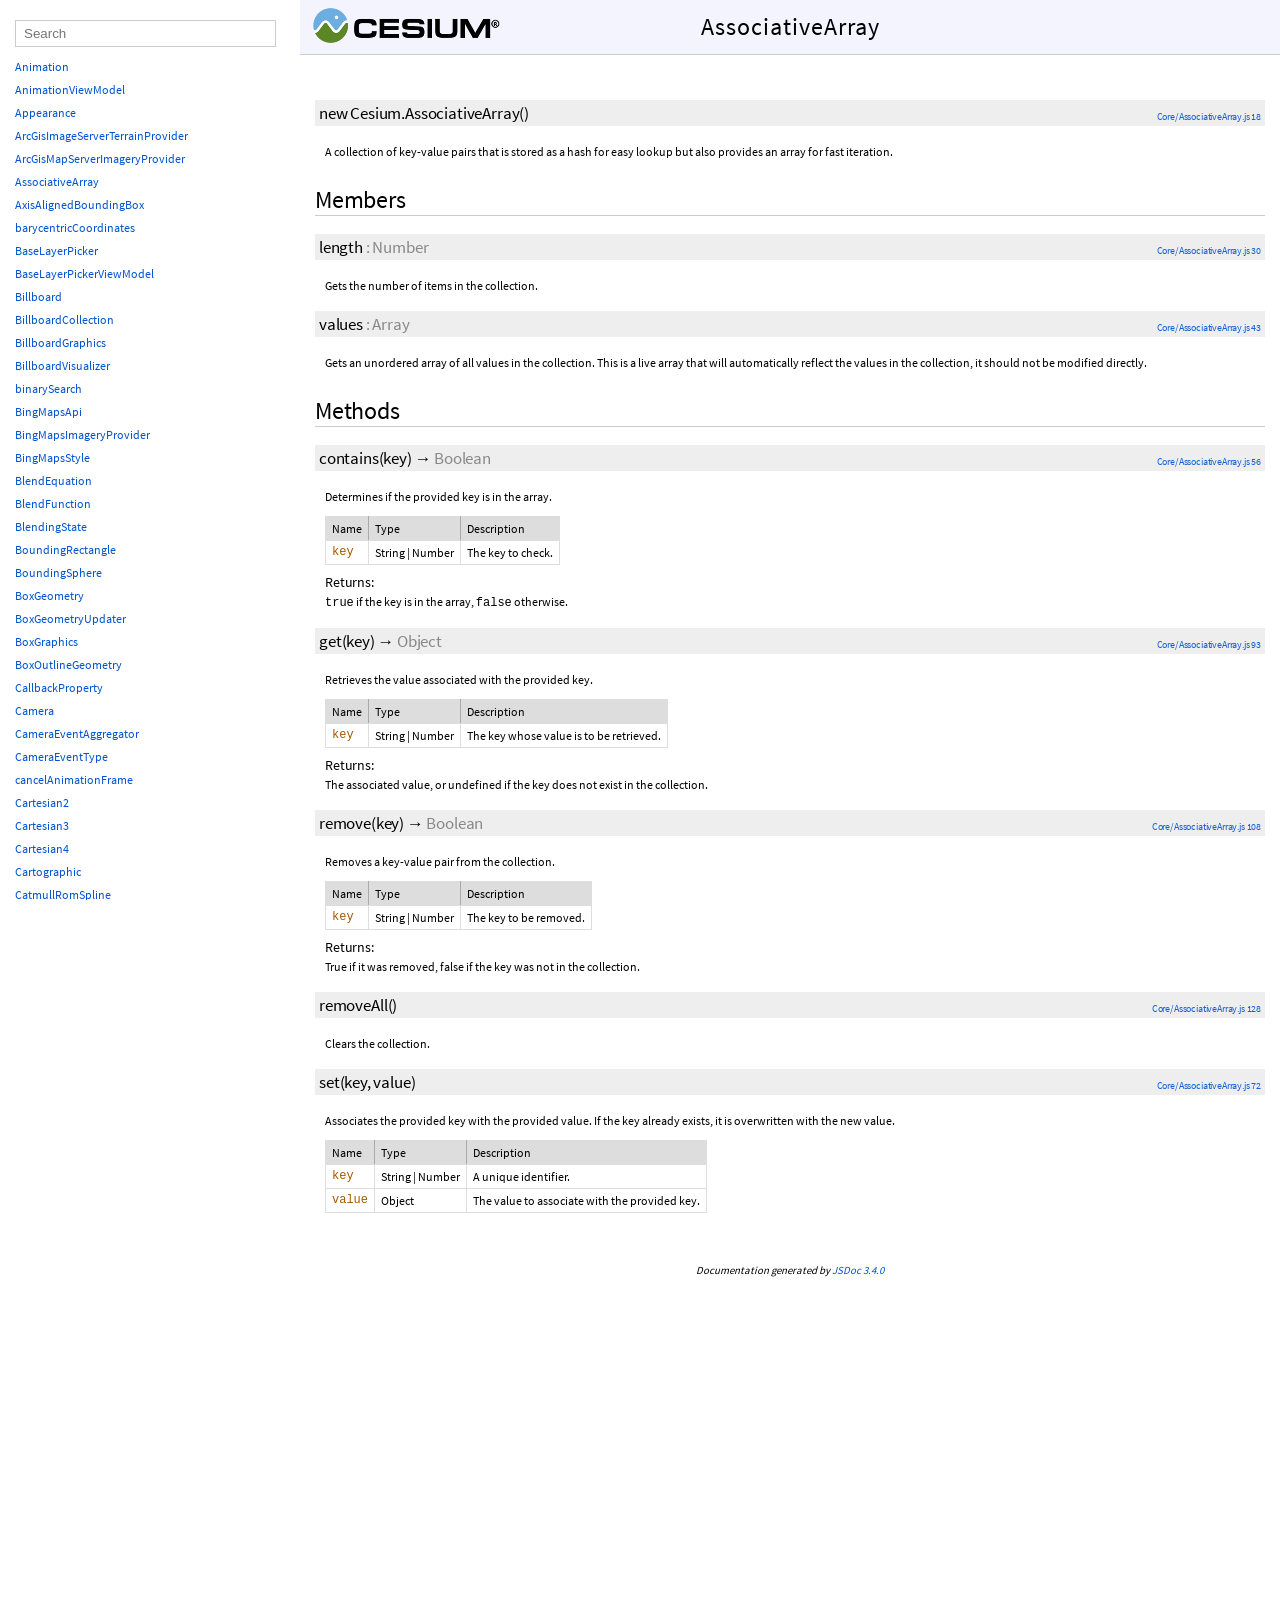
<file: Build/Documentation/AssociativeArray.html>
<!DOCTYPE html>
<html lang="en">
<head>
    <meta charset="utf-8">
    <meta http-equiv="X-UA-Compatible" content="IE=edge">
    <meta name="viewport" content="width=device-width, initial-scale=1">
    <title>AssociativeArray - Cesium Documentation</title>

    <!--[if lt IE 9]>
      <script src="javascript/html5.js"></script>
    <![endif]-->
    <link href="styles/jsdoc-default.css" rel="stylesheet">
    <link href="styles/prism.css" rel="stylesheet">
</head>
<body>

<div id="main">

    <h1 class="page-title">
        <a href="index.html"><img src="images/CesiumLogo.png" class="cesiumLogo"></a>
        AssociativeArray
        <div class="titleCenterer"></div>
    </h1>

    



<section>

<header>
    
</header>

<article>
    <div class="container-overview">
    

    
        
<dt>
    <div class="nameContainer">
    <h4 class="name" id="AssociativeArray">
        <a href="#AssociativeArray" class="doc-link"></a>
        new Cesium.AssociativeArray<span class="signature">()</span>
        

<div class="source-link rightLinks">
    <a href="https://github.com/AnalyticalGraphicsInc/cesium/blob/1.17/Source/Core/AssociativeArray.js#L18">Core/AssociativeArray.js 18</a>
</div>


    </h4>

    </div>

    
</dt>
<dd>

    
    <div class="description">
        A collection of key-value pairs that is stored as a hash for easylookup but also provides an array for fast iteration.
    </div>
    

    

    

    

    

    

    

    

    

    

    

    
<dl class="details">
    

    

    

    

    

    

    

    

    

    

    

    

    

    
</dl>

</dd>

    
    </div>

    

    

    

    

    

    
        <h3 class="subsection-title">Members</h3>

        <dl>
            
<dt>
    <div class="nameContainer">
    <h4 class="name" id="length">
        <a href="#length" class="doc-link"></a>
        length<span class="type-signature"> : Number</span>
        

<div class="source-link rightLinks">
    <a href="https://github.com/AnalyticalGraphicsInc/cesium/blob/1.17/Source/Core/AssociativeArray.js#L30">Core/AssociativeArray.js 30</a>
</div>


    </h4>

    </div>

    
</dt>
<dd>
    
    <div class="description">
        Gets the number of items in the collection.
    </div>
    

    

    
<dl class="details">
    

    

    

    

    

    

    

    

    

    

    

    

    

    
</dl>

</dd>

        
            
<dt>
    <div class="nameContainer">
    <h4 class="name" id="values">
        <a href="#values" class="doc-link"></a>
        values<span class="type-signature"> : Array</span>
        

<div class="source-link rightLinks">
    <a href="https://github.com/AnalyticalGraphicsInc/cesium/blob/1.17/Source/Core/AssociativeArray.js#L43">Core/AssociativeArray.js 43</a>
</div>


    </h4>

    </div>

    
</dt>
<dd>
    
    <div class="description">
        Gets an unordered array of all values in the collection.This is a live array that will automatically reflect the values in the collection,it should not be modified directly.
    </div>
    

    

    
<dl class="details">
    

    

    

    

    

    

    

    

    

    

    

    

    

    
</dl>

</dd>

        </dl>
    

    
        <h3 class="subsection-title">Methods</h3>

        <dl>
            
<dt>
    <div class="nameContainer">
    <h4 class="name" id="contains">
        <a href="#contains" class="doc-link"></a>
        contains<span class="signature">(key)</span> &rarr; <span class="type-signature returnType">Boolean</span>
        

<div class="source-link rightLinks">
    <a href="https://github.com/AnalyticalGraphicsInc/cesium/blob/1.17/Source/Core/AssociativeArray.js#L56">Core/AssociativeArray.js 56</a>
</div>


    </h4>

    </div>

    
</dt>
<dd>

    
    <div class="description">
        Determines if the provided key is in the array.
    </div>
    

    

    

    

    
        

<table class="params">
    <thead>
    <tr>
        
        <th>Name</th>
        

        <th>Type</th>

        

        <th class="last">Description</th>
    </tr>
    </thead>

    <tbody>
    

        <tr>
            
                <td class="name"><code>key</code></td>
            

            <td class="type">
            
                
<span class="param-type">String</span>
|

<span class="param-type">Number</span>


            
            </td>

            

            <td class="description last">
            
                The key to check.</td>
        </tr>

    
    </tbody>
</table>
    

    

    

    

    

    
    <h5>Returns:</h5>
    
            
<div class="param-desc">
    <code>true</code> if the key is in the array, <code>false</code> otherwise.
</div>


        

    

    
<dl class="details">
    

    

    

    

    

    

    

    

    

    

    

    

    

    
</dl>

</dd>

        
            
<dt>
    <div class="nameContainer">
    <h4 class="name" id="get">
        <a href="#get" class="doc-link"></a>
        get<span class="signature">(key)</span> &rarr; <span class="type-signature returnType">Object</span>
        

<div class="source-link rightLinks">
    <a href="https://github.com/AnalyticalGraphicsInc/cesium/blob/1.17/Source/Core/AssociativeArray.js#L93">Core/AssociativeArray.js 93</a>
</div>


    </h4>

    </div>

    
</dt>
<dd>

    
    <div class="description">
        Retrieves the value associated with the provided key.
    </div>
    

    

    

    

    
        

<table class="params">
    <thead>
    <tr>
        
        <th>Name</th>
        

        <th>Type</th>

        

        <th class="last">Description</th>
    </tr>
    </thead>

    <tbody>
    

        <tr>
            
                <td class="name"><code>key</code></td>
            

            <td class="type">
            
                
<span class="param-type">String</span>
|

<span class="param-type">Number</span>


            
            </td>

            

            <td class="description last">
            
                The key whose value is to be retrieved.</td>
        </tr>

    
    </tbody>
</table>
    

    

    

    

    

    
    <h5>Returns:</h5>
    
            
<div class="param-desc">
    The associated value, or undefined if the key does not exist in the collection.
</div>


        

    

    
<dl class="details">
    

    

    

    

    

    

    

    

    

    

    

    

    

    
</dl>

</dd>

        
            
<dt>
    <div class="nameContainer">
    <h4 class="name" id="remove">
        <a href="#remove" class="doc-link"></a>
        remove<span class="signature">(key)</span> &rarr; <span class="type-signature returnType">Boolean</span>
        

<div class="source-link rightLinks">
    <a href="https://github.com/AnalyticalGraphicsInc/cesium/blob/1.17/Source/Core/AssociativeArray.js#L108">Core/AssociativeArray.js 108</a>
</div>


    </h4>

    </div>

    
</dt>
<dd>

    
    <div class="description">
        Removes a key-value pair from the collection.
    </div>
    

    

    

    

    
        

<table class="params">
    <thead>
    <tr>
        
        <th>Name</th>
        

        <th>Type</th>

        

        <th class="last">Description</th>
    </tr>
    </thead>

    <tbody>
    

        <tr>
            
                <td class="name"><code>key</code></td>
            

            <td class="type">
            
                
<span class="param-type">String</span>
|

<span class="param-type">Number</span>


            
            </td>

            

            <td class="description last">
            
                The key to be removed.</td>
        </tr>

    
    </tbody>
</table>
    

    

    

    

    

    
    <h5>Returns:</h5>
    
            
<div class="param-desc">
    True if it was removed, false if the key was not in the collection.
</div>


        

    

    
<dl class="details">
    

    

    

    

    

    

    

    

    

    

    

    

    

    
</dl>

</dd>

        
            
<dt>
    <div class="nameContainer">
    <h4 class="name" id="removeAll">
        <a href="#removeAll" class="doc-link"></a>
        removeAll<span class="signature">()</span>
        

<div class="source-link rightLinks">
    <a href="https://github.com/AnalyticalGraphicsInc/cesium/blob/1.17/Source/Core/AssociativeArray.js#L128">Core/AssociativeArray.js 128</a>
</div>


    </h4>

    </div>

    
</dt>
<dd>

    
    <div class="description">
        Clears the collection.
    </div>
    

    

    

    

    

    

    

    

    

    

    

    
<dl class="details">
    

    

    

    

    

    

    

    

    

    

    

    

    

    
</dl>

</dd>

        
            
<dt>
    <div class="nameContainer">
    <h4 class="name" id="set">
        <a href="#set" class="doc-link"></a>
        set<span class="signature">(key, value)</span>
        

<div class="source-link rightLinks">
    <a href="https://github.com/AnalyticalGraphicsInc/cesium/blob/1.17/Source/Core/AssociativeArray.js#L72">Core/AssociativeArray.js 72</a>
</div>


    </h4>

    </div>

    
</dt>
<dd>

    
    <div class="description">
        Associates the provided key with the provided value.  If the key alreadyexists, it is overwritten with the new value.
    </div>
    

    

    

    

    
        

<table class="params">
    <thead>
    <tr>
        
        <th>Name</th>
        

        <th>Type</th>

        

        <th class="last">Description</th>
    </tr>
    </thead>

    <tbody>
    

        <tr>
            
                <td class="name"><code>key</code></td>
            

            <td class="type">
            
                
<span class="param-type">String</span>
|

<span class="param-type">Number</span>


            
            </td>

            

            <td class="description last">
            
                A unique identifier.</td>
        </tr>

    

        <tr>
            
                <td class="name"><code>value</code></td>
            

            <td class="type">
            
                
<span class="param-type">Object</span>


            
            </td>

            

            <td class="description last">
            
                The value to associate with the provided key.</td>
        </tr>

    
    </tbody>
</table>
    

    

    

    

    

    

    

    
<dl class="details">
    

    

    

    

    

    

    

    

    

    

    

    

    

    
</dl>

</dd>

        </dl>
    

    

    
</article>

</section>





    <footer>
        Documentation generated by <a href="https://github.com/jsdoc3/jsdoc">JSDoc 3.4.0</a>
    </footer>
</div>

<div class="nav">
    <div class="menu">
        <input type="text" class="classFilter" id="ClassFilter" placeholder="Search">
        <ul id="ClassList"><li data-name="Animation"><a href="Animation.html">Animation</a></li><li data-name="AnimationViewModel"><a href="AnimationViewModel.html">AnimationViewModel</a></li><li data-name="Appearance"><a href="Appearance.html">Appearance</a></li><li data-name="ArcGisImageServerTerrainProvider"><a href="ArcGisImageServerTerrainProvider.html">ArcGisImageServerTerrainProvider</a></li><li data-name="ArcGisMapServerImageryProvider"><a href="ArcGisMapServerImageryProvider.html">ArcGisMapServerImageryProvider</a></li><li data-name="AssociativeArray"><a href="AssociativeArray.html">AssociativeArray</a></li><li data-name="AxisAlignedBoundingBox"><a href="AxisAlignedBoundingBox.html">AxisAlignedBoundingBox</a></li><li data-name="barycentricCoordinates"><a href="barycentricCoordinates.html">barycentricCoordinates</a></li><li data-name="BaseLayerPicker"><a href="BaseLayerPicker.html">BaseLayerPicker</a></li><li data-name="BaseLayerPickerViewModel"><a href="BaseLayerPickerViewModel.html">BaseLayerPickerViewModel</a></li><li data-name="Billboard"><a href="Billboard.html">Billboard</a></li><li data-name="BillboardCollection"><a href="BillboardCollection.html">BillboardCollection</a></li><li data-name="BillboardGraphics"><a href="BillboardGraphics.html">BillboardGraphics</a></li><li data-name="BillboardVisualizer"><a href="BillboardVisualizer.html">BillboardVisualizer</a></li><li data-name="binarySearch"><a href="binarySearch.html">binarySearch</a></li><li data-name="BingMapsApi"><a href="BingMapsApi.html">BingMapsApi</a></li><li data-name="BingMapsImageryProvider"><a href="BingMapsImageryProvider.html">BingMapsImageryProvider</a></li><li data-name="BingMapsStyle"><a href="BingMapsStyle.html">BingMapsStyle</a></li><li data-name="BlendEquation"><a href="BlendEquation.html">BlendEquation</a></li><li data-name="BlendFunction"><a href="BlendFunction.html">BlendFunction</a></li><li data-name="BlendingState"><a href="BlendingState.html">BlendingState</a></li><li data-name="BoundingRectangle"><a href="BoundingRectangle.html">BoundingRectangle</a></li><li data-name="BoundingSphere"><a href="BoundingSphere.html">BoundingSphere</a></li><li data-name="BoxGeometry"><a href="BoxGeometry.html">BoxGeometry</a></li><li data-name="BoxGeometryUpdater"><a href="BoxGeometryUpdater.html">BoxGeometryUpdater</a></li><li data-name="BoxGraphics"><a href="BoxGraphics.html">BoxGraphics</a></li><li data-name="BoxOutlineGeometry"><a href="BoxOutlineGeometry.html">BoxOutlineGeometry</a></li><li data-name="CallbackProperty"><a href="CallbackProperty.html">CallbackProperty</a></li><li data-name="Camera"><a href="Camera.html">Camera</a></li><li data-name="CameraEventAggregator"><a href="CameraEventAggregator.html">CameraEventAggregator</a></li><li data-name="CameraEventType"><a href="CameraEventType.html">CameraEventType</a></li><li data-name="cancelAnimationFrame"><a href="cancelAnimationFrame.html">cancelAnimationFrame</a></li><li data-name="Cartesian2"><a href="Cartesian2.html">Cartesian2</a></li><li data-name="Cartesian3"><a href="Cartesian3.html">Cartesian3</a></li><li data-name="Cartesian4"><a href="Cartesian4.html">Cartesian4</a></li><li data-name="Cartographic"><a href="Cartographic.html">Cartographic</a></li><li data-name="CatmullRomSpline"><a href="CatmullRomSpline.html">CatmullRomSpline</a></li><li data-name="CesiumInspector"><a href="CesiumInspector.html">CesiumInspector</a></li><li data-name="CesiumInspectorViewModel"><a href="CesiumInspectorViewModel.html">CesiumInspectorViewModel</a></li><li data-name="CesiumMath"><a href="CesiumMath.html">CesiumMath</a></li><li data-name="CesiumTerrainProvider"><a href="CesiumTerrainProvider.html">CesiumTerrainProvider</a></li><li data-name="CesiumWidget"><a href="CesiumWidget.html">CesiumWidget</a></li><li data-name="CheckerboardMaterialProperty"><a href="CheckerboardMaterialProperty.html">CheckerboardMaterialProperty</a></li><li data-name="CircleGeometry"><a href="CircleGeometry.html">CircleGeometry</a></li><li data-name="CircleOutlineGeometry"><a href="CircleOutlineGeometry.html">CircleOutlineGeometry</a></li><li data-name="Clock"><a href="Clock.html">Clock</a></li><li data-name="ClockRange"><a href="ClockRange.html">ClockRange</a></li><li data-name="ClockStep"><a href="ClockStep.html">ClockStep</a></li><li data-name="ClockViewModel"><a href="ClockViewModel.html">ClockViewModel</a></li><li data-name="clone"><a href="clone.html">clone</a></li><li data-name="Color"><a href="Color.html">Color</a></li><li data-name="ColorGeometryInstanceAttribute"><a href="ColorGeometryInstanceAttribute.html">ColorGeometryInstanceAttribute</a></li><li data-name="ColorMaterialProperty"><a href="ColorMaterialProperty.html">ColorMaterialProperty</a></li><li data-name="combine"><a href="combine.html">combine</a></li><li data-name="Command"><a href="Command.html">Command</a></li><li data-name="ComponentDatatype"><a href="ComponentDatatype.html">ComponentDatatype</a></li><li data-name="CompositeEntityCollection"><a href="CompositeEntityCollection.html">CompositeEntityCollection</a></li><li data-name="CompositeMaterialProperty"><a href="CompositeMaterialProperty.html">CompositeMaterialProperty</a></li><li data-name="CompositePositionProperty"><a href="CompositePositionProperty.html">CompositePositionProperty</a></li><li data-name="CompositeProperty"><a href="CompositeProperty.html">CompositeProperty</a></li><li data-name="ConstantPositionProperty"><a href="ConstantPositionProperty.html">ConstantPositionProperty</a></li><li data-name="ConstantProperty"><a href="ConstantProperty.html">ConstantProperty</a></li><li data-name="CornerType"><a href="CornerType.html">CornerType</a></li><li data-name="CorridorGeometry"><a href="CorridorGeometry.html">CorridorGeometry</a></li><li data-name="CorridorGeometryUpdater"><a href="CorridorGeometryUpdater.html">CorridorGeometryUpdater</a></li><li data-name="CorridorGraphics"><a href="CorridorGraphics.html">CorridorGraphics</a></li><li data-name="CorridorOutlineGeometry"><a href="CorridorOutlineGeometry.html">CorridorOutlineGeometry</a></li><li data-name="createCommand"><a href="createCommand.html">createCommand</a></li><li data-name="createGuid"><a href="createGuid.html">createGuid</a></li><li data-name="createOpenStreetMapImageryProvider"><a href="createOpenStreetMapImageryProvider.html">createOpenStreetMapImageryProvider</a></li><li data-name="createTangentSpaceDebugPrimitive"><a href="createTangentSpaceDebugPrimitive.html">createTangentSpaceDebugPrimitive</a></li><li data-name="createTaskProcessorWorker"><a href="createTaskProcessorWorker.html">createTaskProcessorWorker</a></li><li data-name="Credit"><a href="Credit.html">Credit</a></li><li data-name="CreditDisplay"><a href="CreditDisplay.html">CreditDisplay</a></li><li data-name="CubicRealPolynomial"><a href="CubicRealPolynomial.html">CubicRealPolynomial</a></li><li data-name="CullFace"><a href="CullFace.html">CullFace</a></li><li data-name="CullingVolume"><a href="CullingVolume.html">CullingVolume</a></li><li data-name="CustomDataSource"><a href="CustomDataSource.html">CustomDataSource</a></li><li data-name="CylinderGeometry"><a href="CylinderGeometry.html">CylinderGeometry</a></li><li data-name="CylinderGeometryUpdater"><a href="CylinderGeometryUpdater.html">CylinderGeometryUpdater</a></li><li data-name="CylinderGraphics"><a href="CylinderGraphics.html">CylinderGraphics</a></li><li data-name="CylinderOutlineGeometry"><a href="CylinderOutlineGeometry.html">CylinderOutlineGeometry</a></li><li data-name="CzmlDataSource"><a href="CzmlDataSource.html">CzmlDataSource</a></li><li data-name="DataSource"><a href="DataSource.html">DataSource</a></li><li data-name="DataSourceClock"><a href="DataSourceClock.html">DataSourceClock</a></li><li data-name="DataSourceCollection"><a href="DataSourceCollection.html">DataSourceCollection</a></li><li data-name="DataSourceDisplay"><a href="DataSourceDisplay.html">DataSourceDisplay</a></li><li data-name="DebugAppearance"><a href="DebugAppearance.html">DebugAppearance</a></li><li data-name="DebugModelMatrixPrimitive"><a href="DebugModelMatrixPrimitive.html">DebugModelMatrixPrimitive</a></li><li data-name="DefaultProxy"><a href="DefaultProxy.html">DefaultProxy</a></li><li data-name="defaultValue"><a href="defaultValue.html">defaultValue</a></li><li data-name="defined"><a href="defined.html">defined</a></li><li data-name="definedNotNull"><a href="definedNotNull.html">definedNotNull</a></li><li data-name="DepthFunction"><a href="DepthFunction.html">DepthFunction</a></li><li data-name="destroyObject"><a href="destroyObject.html">destroyObject</a></li><li data-name="DeveloperError"><a href="DeveloperError.html">DeveloperError</a></li><li data-name="DiscardMissingTileImagePolicy"><a href="DiscardMissingTileImagePolicy.html">DiscardMissingTileImagePolicy</a></li><li data-name="DynamicGeometryUpdater"><a href="DynamicGeometryUpdater.html">DynamicGeometryUpdater</a></li><li data-name="EasingFunction"><a href="EasingFunction.html">EasingFunction</a></li><li data-name="EllipseGeometry"><a href="EllipseGeometry.html">EllipseGeometry</a></li><li data-name="EllipseGeometryUpdater"><a href="EllipseGeometryUpdater.html">EllipseGeometryUpdater</a></li><li data-name="EllipseGraphics"><a href="EllipseGraphics.html">EllipseGraphics</a></li><li data-name="EllipseOutlineGeometry"><a href="EllipseOutlineGeometry.html">EllipseOutlineGeometry</a></li><li data-name="Ellipsoid"><a href="Ellipsoid.html">Ellipsoid</a></li><li data-name="EllipsoidGeodesic"><a href="EllipsoidGeodesic.html">EllipsoidGeodesic</a></li><li data-name="EllipsoidGeometry"><a href="EllipsoidGeometry.html">EllipsoidGeometry</a></li><li data-name="EllipsoidGeometryUpdater"><a href="EllipsoidGeometryUpdater.html">EllipsoidGeometryUpdater</a></li><li data-name="EllipsoidGraphics"><a href="EllipsoidGraphics.html">EllipsoidGraphics</a></li><li data-name="EllipsoidOutlineGeometry"><a href="EllipsoidOutlineGeometry.html">EllipsoidOutlineGeometry</a></li><li data-name="EllipsoidSurfaceAppearance"><a href="EllipsoidSurfaceAppearance.html">EllipsoidSurfaceAppearance</a></li><li data-name="EllipsoidTangentPlane"><a href="EllipsoidTangentPlane.html">EllipsoidTangentPlane</a></li><li data-name="EllipsoidTerrainProvider"><a href="EllipsoidTerrainProvider.html">EllipsoidTerrainProvider</a></li><li data-name="Entity"><a href="Entity.html">Entity</a></li><li data-name="EntityCollection"><a href="EntityCollection.html">EntityCollection</a></li><li data-name="EntityView"><a href="EntityView.html">EntityView</a></li><li data-name="Event"><a href="Event.html">Event</a></li><li data-name="EventHelper"><a href="EventHelper.html">EventHelper</a></li><li data-name="ExtrapolationType"><a href="ExtrapolationType.html">ExtrapolationType</a></li><li data-name="FeatureDetection"><a href="FeatureDetection.html">FeatureDetection</a></li><li data-name="Fog"><a href="Fog.html">Fog</a></li><li data-name="formatError"><a href="formatError.html">formatError</a></li><li data-name="FrameRateMonitor"><a href="FrameRateMonitor.html">FrameRateMonitor</a></li><li data-name="Fullscreen"><a href="Fullscreen.html">Fullscreen</a></li><li data-name="FullscreenButton"><a href="FullscreenButton.html">FullscreenButton</a></li><li data-name="FullscreenButtonViewModel"><a href="FullscreenButtonViewModel.html">FullscreenButtonViewModel</a></li><li data-name="Geocoder"><a href="Geocoder.html">Geocoder</a></li><li data-name="GeocoderViewModel"><a href="GeocoderViewModel.html">GeocoderViewModel</a></li><li data-name="GeographicProjection"><a href="GeographicProjection.html">GeographicProjection</a></li><li data-name="GeographicTilingScheme"><a href="GeographicTilingScheme.html">GeographicTilingScheme</a></li><li data-name="GeoJsonDataSource"><a href="GeoJsonDataSource.html">GeoJsonDataSource</a></li><li data-name="Geometry"><a href="Geometry.html">Geometry</a></li><li data-name="GeometryAttribute"><a href="GeometryAttribute.html">GeometryAttribute</a></li><li data-name="GeometryAttributes"><a href="GeometryAttributes.html">GeometryAttributes</a></li><li data-name="GeometryInstance"><a href="GeometryInstance.html">GeometryInstance</a></li><li data-name="GeometryInstanceAttribute"><a href="GeometryInstanceAttribute.html">GeometryInstanceAttribute</a></li><li data-name="GeometryPipeline"><a href="GeometryPipeline.html">GeometryPipeline</a></li><li data-name="GeometryUpdater"><a href="GeometryUpdater.html">GeometryUpdater</a></li><li data-name="GeometryVisualizer"><a href="GeometryVisualizer.html">GeometryVisualizer</a></li><li data-name="getBaseUri"><a href="getBaseUri.html">getBaseUri</a></li><li data-name="GetFeatureInfoFormat"><a href="GetFeatureInfoFormat.html">GetFeatureInfoFormat</a></li><li data-name="getFilenameFromUri"><a href="getFilenameFromUri.html">getFilenameFromUri</a></li><li data-name="getImagePixels"><a href="getImagePixels.html">getImagePixels</a></li><li data-name="getTimestamp"><a href="getTimestamp.html">getTimestamp</a></li><li data-name="Globe"><a href="Globe.html">Globe</a></li><li data-name="GoogleEarthImageryProvider"><a href="GoogleEarthImageryProvider.html">GoogleEarthImageryProvider</a></li><li data-name="GregorianDate"><a href="GregorianDate.html">GregorianDate</a></li><li data-name="GridImageryProvider"><a href="GridImageryProvider.html">GridImageryProvider</a></li><li data-name="GridMaterialProperty"><a href="GridMaterialProperty.html">GridMaterialProperty</a></li><li data-name="GroundPrimitive"><a href="GroundPrimitive.html">GroundPrimitive</a></li><li data-name="HeadingPitchRange"><a href="HeadingPitchRange.html">HeadingPitchRange</a></li><li data-name="HeightmapTerrainData"><a href="HeightmapTerrainData.html">HeightmapTerrainData</a></li><li data-name="HeightReference"><a href="HeightReference.html">HeightReference</a></li><li data-name="HermitePolynomialApproximation"><a href="HermitePolynomialApproximation.html">HermitePolynomialApproximation</a></li><li data-name="HermiteSpline"><a href="HermiteSpline.html">HermiteSpline</a></li><li data-name="HomeButton"><a href="HomeButton.html">HomeButton</a></li><li data-name="HomeButtonViewModel"><a href="HomeButtonViewModel.html">HomeButtonViewModel</a></li><li data-name="HorizontalOrigin"><a href="HorizontalOrigin.html">HorizontalOrigin</a></li><li data-name="ImageMaterialProperty"><a href="ImageMaterialProperty.html">ImageMaterialProperty</a></li><li data-name="ImageryLayer"><a href="ImageryLayer.html">ImageryLayer</a></li><li data-name="ImageryLayerCollection"><a href="ImageryLayerCollection.html">ImageryLayerCollection</a></li><li data-name="ImageryLayerFeatureInfo"><a href="ImageryLayerFeatureInfo.html">ImageryLayerFeatureInfo</a></li><li data-name="ImageryProvider"><a href="ImageryProvider.html">ImageryProvider</a></li><li data-name="IndexDatatype"><a href="IndexDatatype.html">IndexDatatype</a></li><li data-name="InfoBox"><a href="InfoBox.html">InfoBox</a></li><li data-name="InfoBoxViewModel"><a href="InfoBoxViewModel.html">InfoBoxViewModel</a></li><li data-name="InterpolationAlgorithm"><a href="InterpolationAlgorithm.html">InterpolationAlgorithm</a></li><li data-name="Intersect"><a href="Intersect.html">Intersect</a></li><li data-name="Intersections2D"><a href="Intersections2D.html">Intersections2D</a></li><li data-name="IntersectionTests"><a href="IntersectionTests.html">IntersectionTests</a></li><li data-name="Interval"><a href="Interval.html">Interval</a></li><li data-name="isArray"><a href="isArray.html">isArray</a></li><li data-name="isLeapYear"><a href="isLeapYear.html">isLeapYear</a></li><li data-name="Iso8601"><a href="Iso8601.html">Iso8601</a></li><li data-name="JulianDate"><a href="JulianDate.html">JulianDate</a></li><li data-name="KeyboardEventModifier"><a href="KeyboardEventModifier.html">KeyboardEventModifier</a></li><li data-name="KmlDataSource"><a href="KmlDataSource.html">KmlDataSource</a></li><li data-name="KmlFeatureData"><a href="KmlFeatureData.html">KmlFeatureData</a></li><li data-name="Label"><a href="Label.html">Label</a></li><li data-name="LabelCollection"><a href="LabelCollection.html">LabelCollection</a></li><li data-name="LabelGraphics"><a href="LabelGraphics.html">LabelGraphics</a></li><li data-name="LabelStyle"><a href="LabelStyle.html">LabelStyle</a></li><li data-name="LabelVisualizer"><a href="LabelVisualizer.html">LabelVisualizer</a></li><li data-name="LagrangePolynomialApproximation"><a href="LagrangePolynomialApproximation.html">LagrangePolynomialApproximation</a></li><li data-name="LeapSecond"><a href="LeapSecond.html">LeapSecond</a></li><li data-name="LinearApproximation"><a href="LinearApproximation.html">LinearApproximation</a></li><li data-name="LinearSpline"><a href="LinearSpline.html">LinearSpline</a></li><li data-name="loadArrayBuffer"><a href="loadArrayBuffer.html">loadArrayBuffer</a></li><li data-name="loadBlob"><a href="loadBlob.html">loadBlob</a></li><li data-name="loadImage"><a href="loadImage.html">loadImage</a></li><li data-name="loadImageViaBlob"><a href="loadImageViaBlob.html">loadImageViaBlob</a></li><li data-name="loadJson"><a href="loadJson.html">loadJson</a></li><li data-name="loadJsonp"><a href="loadJsonp.html">loadJsonp</a></li><li data-name="loadText"><a href="loadText.html">loadText</a></li><li data-name="loadWithXhr"><a href="loadWithXhr.html">loadWithXhr</a></li><li data-name="loadXML"><a href="loadXML.html">loadXML</a></li><li data-name="MapboxImageryProvider"><a href="MapboxImageryProvider.html">MapboxImageryProvider</a></li><li data-name="MapProjection"><a href="MapProjection.html">MapProjection</a></li><li data-name="Material"><a href="Material.html">Material</a></li><li data-name="MaterialAppearance"><a href="MaterialAppearance.html">MaterialAppearance</a></li><li data-name="MaterialProperty"><a href="MaterialProperty.html">MaterialProperty</a></li><li data-name="Matrix2"><a href="Matrix2.html">Matrix2</a></li><li data-name="Matrix3"><a href="Matrix3.html">Matrix3</a></li><li data-name="Matrix4"><a href="Matrix4.html">Matrix4</a></li><li data-name="mergeSort"><a href="mergeSort.html">mergeSort</a></li><li data-name="Model"><a href="Model.html">Model</a></li><li data-name="ModelAnimation"><a href="ModelAnimation.html">ModelAnimation</a></li><li data-name="ModelAnimationCollection"><a href="ModelAnimationCollection.html">ModelAnimationCollection</a></li><li data-name="ModelAnimationLoop"><a href="ModelAnimationLoop.html">ModelAnimationLoop</a></li><li data-name="ModelGraphics"><a href="ModelGraphics.html">ModelGraphics</a></li><li data-name="ModelMaterial"><a href="ModelMaterial.html">ModelMaterial</a></li><li data-name="ModelMesh"><a href="ModelMesh.html">ModelMesh</a></li><li data-name="ModelNode"><a href="ModelNode.html">ModelNode</a></li><li data-name="ModelVisualizer"><a href="ModelVisualizer.html">ModelVisualizer</a></li><li data-name="Moon"><a href="Moon.html">Moon</a></li><li data-name="NavigationHelpButton"><a href="NavigationHelpButton.html">NavigationHelpButton</a></li><li data-name="NavigationHelpButtonViewModel"><a href="NavigationHelpButtonViewModel.html">NavigationHelpButtonViewModel</a></li><li data-name="NearFarScalar"><a href="NearFarScalar.html">NearFarScalar</a></li><li data-name="NeverTileDiscardPolicy"><a href="NeverTileDiscardPolicy.html">NeverTileDiscardPolicy</a></li><li data-name="NodeTransformationProperty"><a href="NodeTransformationProperty.html">NodeTransformationProperty</a></li><li data-name="objectToQuery"><a href="objectToQuery.html">objectToQuery</a></li><li data-name="Occluder"><a href="Occluder.html">Occluder</a></li><li data-name="OpenStreetMapImageryProvider"><a href="OpenStreetMapImageryProvider.html">OpenStreetMapImageryProvider</a></li><li data-name="OrientedBoundingBox"><a href="OrientedBoundingBox.html">OrientedBoundingBox</a></li><li data-name="OrthographicFrustum"><a href="OrthographicFrustum.html">OrthographicFrustum</a></li><li data-name="Packable"><a href="Packable.html">Packable</a></li><li data-name="PackableForInterpolation"><a href="PackableForInterpolation.html">PackableForInterpolation</a></li><li data-name="PathGraphics"><a href="PathGraphics.html">PathGraphics</a></li><li data-name="PathVisualizer"><a href="PathVisualizer.html">PathVisualizer</a></li><li data-name="PerformanceWatchdog"><a href="PerformanceWatchdog.html">PerformanceWatchdog</a></li><li data-name="PerformanceWatchdogViewModel"><a href="PerformanceWatchdogViewModel.html">PerformanceWatchdogViewModel</a></li><li data-name="PerInstanceColorAppearance"><a href="PerInstanceColorAppearance.html">PerInstanceColorAppearance</a></li><li data-name="PerspectiveFrustum"><a href="PerspectiveFrustum.html">PerspectiveFrustum</a></li><li data-name="PerspectiveOffCenterFrustum"><a href="PerspectiveOffCenterFrustum.html">PerspectiveOffCenterFrustum</a></li><li data-name="PinBuilder"><a href="PinBuilder.html">PinBuilder</a></li><li data-name="PixelFormat"><a href="PixelFormat.html">PixelFormat</a></li><li data-name="Plane"><a href="Plane.html">Plane</a></li><li data-name="PointGraphics"><a href="PointGraphics.html">PointGraphics</a></li><li data-name="pointInsideTriangle"><a href="pointInsideTriangle.html">pointInsideTriangle</a></li><li data-name="PointPrimitive"><a href="PointPrimitive.html">PointPrimitive</a></li><li data-name="PointPrimitiveCollection"><a href="PointPrimitiveCollection.html">PointPrimitiveCollection</a></li><li data-name="PointVisualizer"><a href="PointVisualizer.html">PointVisualizer</a></li><li data-name="PolygonGeometry"><a href="PolygonGeometry.html">PolygonGeometry</a></li><li data-name="PolygonGeometryUpdater"><a href="PolygonGeometryUpdater.html">PolygonGeometryUpdater</a></li><li data-name="PolygonGraphics"><a href="PolygonGraphics.html">PolygonGraphics</a></li><li data-name="PolygonHierarchy"><a href="PolygonHierarchy.html">PolygonHierarchy</a></li><li data-name="PolygonOutlineGeometry"><a href="PolygonOutlineGeometry.html">PolygonOutlineGeometry</a></li><li data-name="Polyline"><a href="Polyline.html">Polyline</a></li><li data-name="PolylineArrowMaterialProperty"><a href="PolylineArrowMaterialProperty.html">PolylineArrowMaterialProperty</a></li><li data-name="PolylineCollection"><a href="PolylineCollection.html">PolylineCollection</a></li><li data-name="PolylineColorAppearance"><a href="PolylineColorAppearance.html">PolylineColorAppearance</a></li><li data-name="PolylineGeometry"><a href="PolylineGeometry.html">PolylineGeometry</a></li><li data-name="PolylineGeometryUpdater"><a href="PolylineGeometryUpdater.html">PolylineGeometryUpdater</a></li><li data-name="PolylineGlowMaterialProperty"><a href="PolylineGlowMaterialProperty.html">PolylineGlowMaterialProperty</a></li><li data-name="PolylineGraphics"><a href="PolylineGraphics.html">PolylineGraphics</a></li><li data-name="PolylineMaterialAppearance"><a href="PolylineMaterialAppearance.html">PolylineMaterialAppearance</a></li><li data-name="PolylineOutlineMaterialProperty"><a href="PolylineOutlineMaterialProperty.html">PolylineOutlineMaterialProperty</a></li><li data-name="PolylineVolumeGeometry"><a href="PolylineVolumeGeometry.html">PolylineVolumeGeometry</a></li><li data-name="PolylineVolumeGeometryUpdater"><a href="PolylineVolumeGeometryUpdater.html">PolylineVolumeGeometryUpdater</a></li><li data-name="PolylineVolumeGraphics"><a href="PolylineVolumeGraphics.html">PolylineVolumeGraphics</a></li><li data-name="PolylineVolumeOutlineGeometry"><a href="PolylineVolumeOutlineGeometry.html">PolylineVolumeOutlineGeometry</a></li><li data-name="PositionProperty"><a href="PositionProperty.html">PositionProperty</a></li><li data-name="PositionPropertyArray"><a href="PositionPropertyArray.html">PositionPropertyArray</a></li><li data-name="Primitive"><a href="Primitive.html">Primitive</a></li><li data-name="PrimitiveCollection"><a href="PrimitiveCollection.html">PrimitiveCollection</a></li><li data-name="PrimitiveType"><a href="PrimitiveType.html">PrimitiveType</a></li><li data-name="Property"><a href="Property.html">Property</a></li><li data-name="PropertyArray"><a href="PropertyArray.html">PropertyArray</a></li><li data-name="PropertyBag"><a href="PropertyBag.html">PropertyBag</a></li><li data-name="ProviderViewModel"><a href="ProviderViewModel.html">ProviderViewModel</a></li><li data-name="QuadraticRealPolynomial"><a href="QuadraticRealPolynomial.html">QuadraticRealPolynomial</a></li><li data-name="QuantizedMeshTerrainData"><a href="QuantizedMeshTerrainData.html">QuantizedMeshTerrainData</a></li><li data-name="QuarticRealPolynomial"><a href="QuarticRealPolynomial.html">QuarticRealPolynomial</a></li><li data-name="Quaternion"><a href="Quaternion.html">Quaternion</a></li><li data-name="QuaternionSpline"><a href="QuaternionSpline.html">QuaternionSpline</a></li><li data-name="queryToObject"><a href="queryToObject.html">queryToObject</a></li><li data-name="Queue"><a href="Queue.html">Queue</a></li><li data-name="Ray"><a href="Ray.html">Ray</a></li><li data-name="Rectangle"><a href="Rectangle.html">Rectangle</a></li><li data-name="RectangleGeometry"><a href="RectangleGeometry.html">RectangleGeometry</a></li><li data-name="RectangleGeometryUpdater"><a href="RectangleGeometryUpdater.html">RectangleGeometryUpdater</a></li><li data-name="RectangleGraphics"><a href="RectangleGraphics.html">RectangleGraphics</a></li><li data-name="RectangleOutlineGeometry"><a href="RectangleOutlineGeometry.html">RectangleOutlineGeometry</a></li><li data-name="ReferenceFrame"><a href="ReferenceFrame.html">ReferenceFrame</a></li><li data-name="ReferenceProperty"><a href="ReferenceProperty.html">ReferenceProperty</a></li><li data-name="requestAnimationFrame"><a href="requestAnimationFrame.html">requestAnimationFrame</a></li><li data-name="RequestErrorEvent"><a href="RequestErrorEvent.html">RequestErrorEvent</a></li><li data-name="Rotation"><a href="Rotation.html">Rotation</a></li><li data-name="RuntimeError"><a href="RuntimeError.html">RuntimeError</a></li><li data-name="SampledPositionProperty"><a href="SampledPositionProperty.html">SampledPositionProperty</a></li><li data-name="SampledProperty"><a href="SampledProperty.html">SampledProperty</a></li><li data-name="sampleTerrain"><a href="sampleTerrain.html">sampleTerrain</a></li><li data-name="Scene"><a href="Scene.html">Scene</a></li><li data-name="SceneMode"><a href="SceneMode.html">SceneMode</a></li><li data-name="SceneModePicker"><a href="SceneModePicker.html">SceneModePicker</a></li><li data-name="SceneModePickerViewModel"><a href="SceneModePickerViewModel.html">SceneModePickerViewModel</a></li><li data-name="SceneTransforms"><a href="SceneTransforms.html">SceneTransforms</a></li><li data-name="ScreenSpaceCameraController"><a href="ScreenSpaceCameraController.html">ScreenSpaceCameraController</a></li><li data-name="ScreenSpaceEventHandler"><a href="ScreenSpaceEventHandler.html">ScreenSpaceEventHandler</a></li><li data-name="ScreenSpaceEventType"><a href="ScreenSpaceEventType.html">ScreenSpaceEventType</a></li><li data-name="SelectionIndicator"><a href="SelectionIndicator.html">SelectionIndicator</a></li><li data-name="SelectionIndicatorViewModel"><a href="SelectionIndicatorViewModel.html">SelectionIndicatorViewModel</a></li><li data-name="ShowGeometryInstanceAttribute"><a href="ShowGeometryInstanceAttribute.html">ShowGeometryInstanceAttribute</a></li><li data-name="Simon1994PlanetaryPositions"><a href="Simon1994PlanetaryPositions.html">Simon1994PlanetaryPositions</a></li><li data-name="SimplePolylineGeometry"><a href="SimplePolylineGeometry.html">SimplePolylineGeometry</a></li><li data-name="SingleTileImageryProvider"><a href="SingleTileImageryProvider.html">SingleTileImageryProvider</a></li><li data-name="SkyAtmosphere"><a href="SkyAtmosphere.html">SkyAtmosphere</a></li><li data-name="SkyBox"><a href="SkyBox.html">SkyBox</a></li><li data-name="SphereGeometry"><a href="SphereGeometry.html">SphereGeometry</a></li><li data-name="SphereOutlineGeometry"><a href="SphereOutlineGeometry.html">SphereOutlineGeometry</a></li><li data-name="Spherical"><a href="Spherical.html">Spherical</a></li><li data-name="Spline"><a href="Spline.html">Spline</a></li><li data-name="StencilFunction"><a href="StencilFunction.html">StencilFunction</a></li><li data-name="StencilOperation"><a href="StencilOperation.html">StencilOperation</a></li><li data-name="StripeMaterialProperty"><a href="StripeMaterialProperty.html">StripeMaterialProperty</a></li><li data-name="StripeOrientation"><a href="StripeOrientation.html">StripeOrientation</a></li><li data-name="subdivideArray"><a href="subdivideArray.html">subdivideArray</a></li><li data-name="Sun"><a href="Sun.html">Sun</a></li><li data-name="SvgPathBindingHandler"><a href="SvgPathBindingHandler.html">SvgPathBindingHandler</a></li><li data-name="TaskProcessor"><a href="TaskProcessor.html">TaskProcessor</a></li><li data-name="TerrainData"><a href="TerrainData.html">TerrainData</a></li><li data-name="TerrainProvider"><a href="TerrainProvider.html">TerrainProvider</a></li><li data-name="throttleRequestByServer"><a href="throttleRequestByServer.html">throttleRequestByServer</a></li><li data-name="TileCoordinatesImageryProvider"><a href="TileCoordinatesImageryProvider.html">TileCoordinatesImageryProvider</a></li><li data-name="TileDiscardPolicy"><a href="TileDiscardPolicy.html">TileDiscardPolicy</a></li><li data-name="TileMapServiceImageryProvider"><a href="TileMapServiceImageryProvider.html">TileMapServiceImageryProvider</a></li><li data-name="TileProviderError"><a href="TileProviderError.html">TileProviderError</a></li><li data-name="TilingScheme"><a href="TilingScheme.html">TilingScheme</a></li><li data-name="TimeInterval"><a href="TimeInterval.html">TimeInterval</a></li><li data-name="TimeIntervalCollection"><a href="TimeIntervalCollection.html">TimeIntervalCollection</a></li><li data-name="TimeIntervalCollectionPositionProperty"><a href="TimeIntervalCollectionPositionProperty.html">TimeIntervalCollectionPositionProperty</a></li><li data-name="TimeIntervalCollectionProperty"><a href="TimeIntervalCollectionProperty.html">TimeIntervalCollectionProperty</a></li><li data-name="Timeline"><a href="Timeline.html">Timeline</a></li><li data-name="TimeStandard"><a href="TimeStandard.html">TimeStandard</a></li><li data-name="ToggleButtonViewModel"><a href="ToggleButtonViewModel.html">ToggleButtonViewModel</a></li><li data-name="Transforms"><a href="Transforms.html">Transforms</a></li><li data-name="TranslationRotationScale"><a href="TranslationRotationScale.html">TranslationRotationScale</a></li><li data-name="TridiagonalSystemSolver"><a href="TridiagonalSystemSolver.html">TridiagonalSystemSolver</a></li><li data-name="UrlTemplateImageryProvider"><a href="UrlTemplateImageryProvider.html">UrlTemplateImageryProvider</a></li><li data-name="VelocityOrientationProperty"><a href="VelocityOrientationProperty.html">VelocityOrientationProperty</a></li><li data-name="VertexFormat"><a href="VertexFormat.html">VertexFormat</a></li><li data-name="VerticalOrigin"><a href="VerticalOrigin.html">VerticalOrigin</a></li><li data-name="VideoSynchronizer"><a href="VideoSynchronizer.html">VideoSynchronizer</a></li><li data-name="Viewer"><a href="Viewer.html">Viewer</a></li><li data-name="viewerCesiumInspectorMixin"><a href="viewerCesiumInspectorMixin.html">viewerCesiumInspectorMixin</a></li><li data-name="viewerDragDropMixin"><a href="viewerDragDropMixin.html">viewerDragDropMixin</a></li><li data-name="viewerPerformanceWatchdogMixin"><a href="viewerPerformanceWatchdogMixin.html">viewerPerformanceWatchdogMixin</a></li><li data-name="ViewportQuad"><a href="ViewportQuad.html">ViewportQuad</a></li><li data-name="Visibility"><a href="Visibility.html">Visibility</a></li><li data-name="Visualizer"><a href="Visualizer.html">Visualizer</a></li><li data-name="VRTheWorldTerrainProvider"><a href="VRTheWorldTerrainProvider.html">VRTheWorldTerrainProvider</a></li><li data-name="WallGeometry"><a href="WallGeometry.html">WallGeometry</a></li><li data-name="WallGeometryUpdater"><a href="WallGeometryUpdater.html">WallGeometryUpdater</a></li><li data-name="WallGraphics"><a href="WallGraphics.html">WallGraphics</a></li><li data-name="WallOutlineGeometry"><a href="WallOutlineGeometry.html">WallOutlineGeometry</a></li><li data-name="WebMapServiceImageryProvider"><a href="WebMapServiceImageryProvider.html">WebMapServiceImageryProvider</a></li><li data-name="WebMapTileServiceImageryProvider"><a href="WebMapTileServiceImageryProvider.html">WebMapTileServiceImageryProvider</a></li><li data-name="WebMercatorProjection"><a href="WebMercatorProjection.html">WebMercatorProjection</a></li><li data-name="WebMercatorTilingScheme"><a href="WebMercatorTilingScheme.html">WebMercatorTilingScheme</a></li><li data-name="WindingOrder"><a href="WindingOrder.html">WindingOrder</a></li></ul>
    </div>
</div>

<script>
if (window.frameElement) {
    document.body.className = 'embedded';

    var ele = document.createElement('a');
    ele.className = 'popout';
    ele.target = '_blank';
    ele.href = window.location.href;
    ele.title = 'Pop out';
    document.getElementById('main').appendChild(ele);
}

// Set targets on external links.  Sandcastle and GitHub shouldn't be embedded in any iframe.
Array.prototype.forEach.call(document.getElementsByTagName('a'), function(a) {
    if (/^https?:/i.test(a.getAttribute('href'))) {
        a.target='_blank';
    }
});
</script>

<script src="javascript/prism.js"></script>
<script src="javascript/cesiumDoc.js"></script>

</body>
</html>
</file>
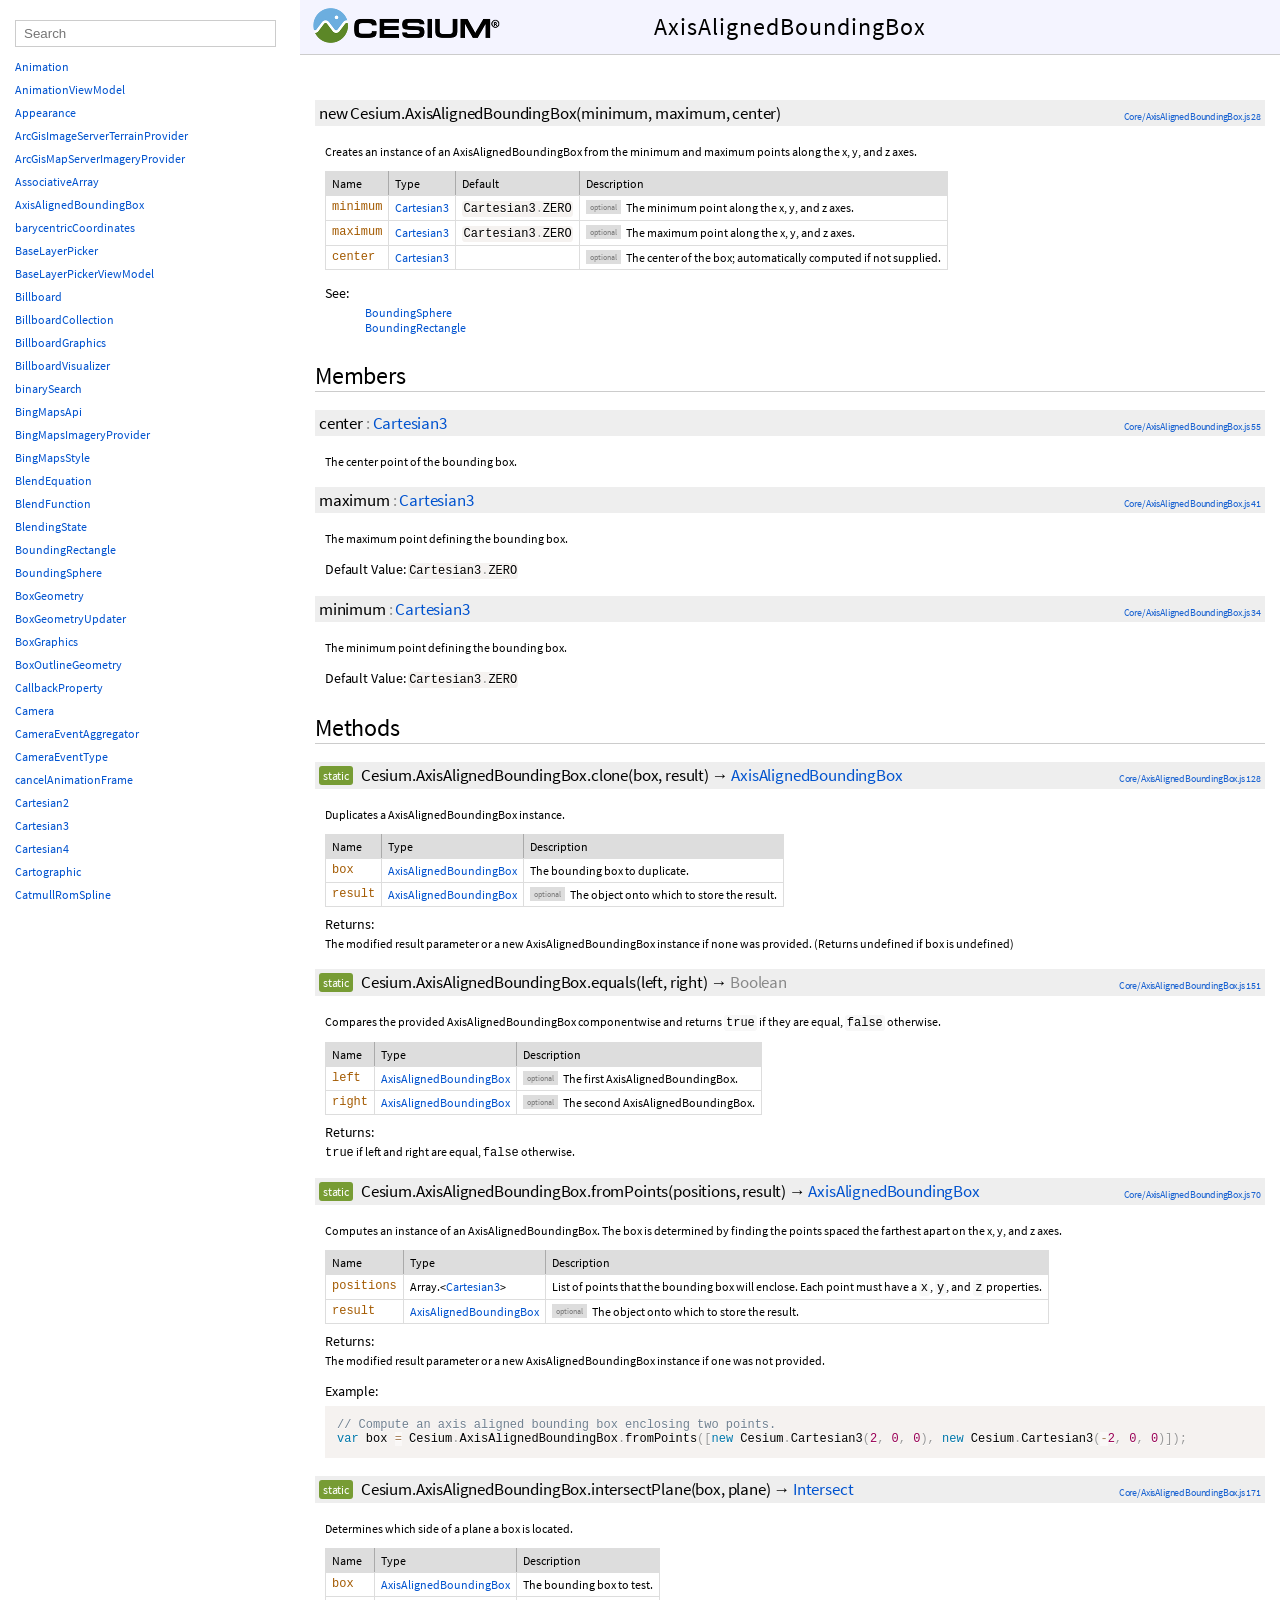
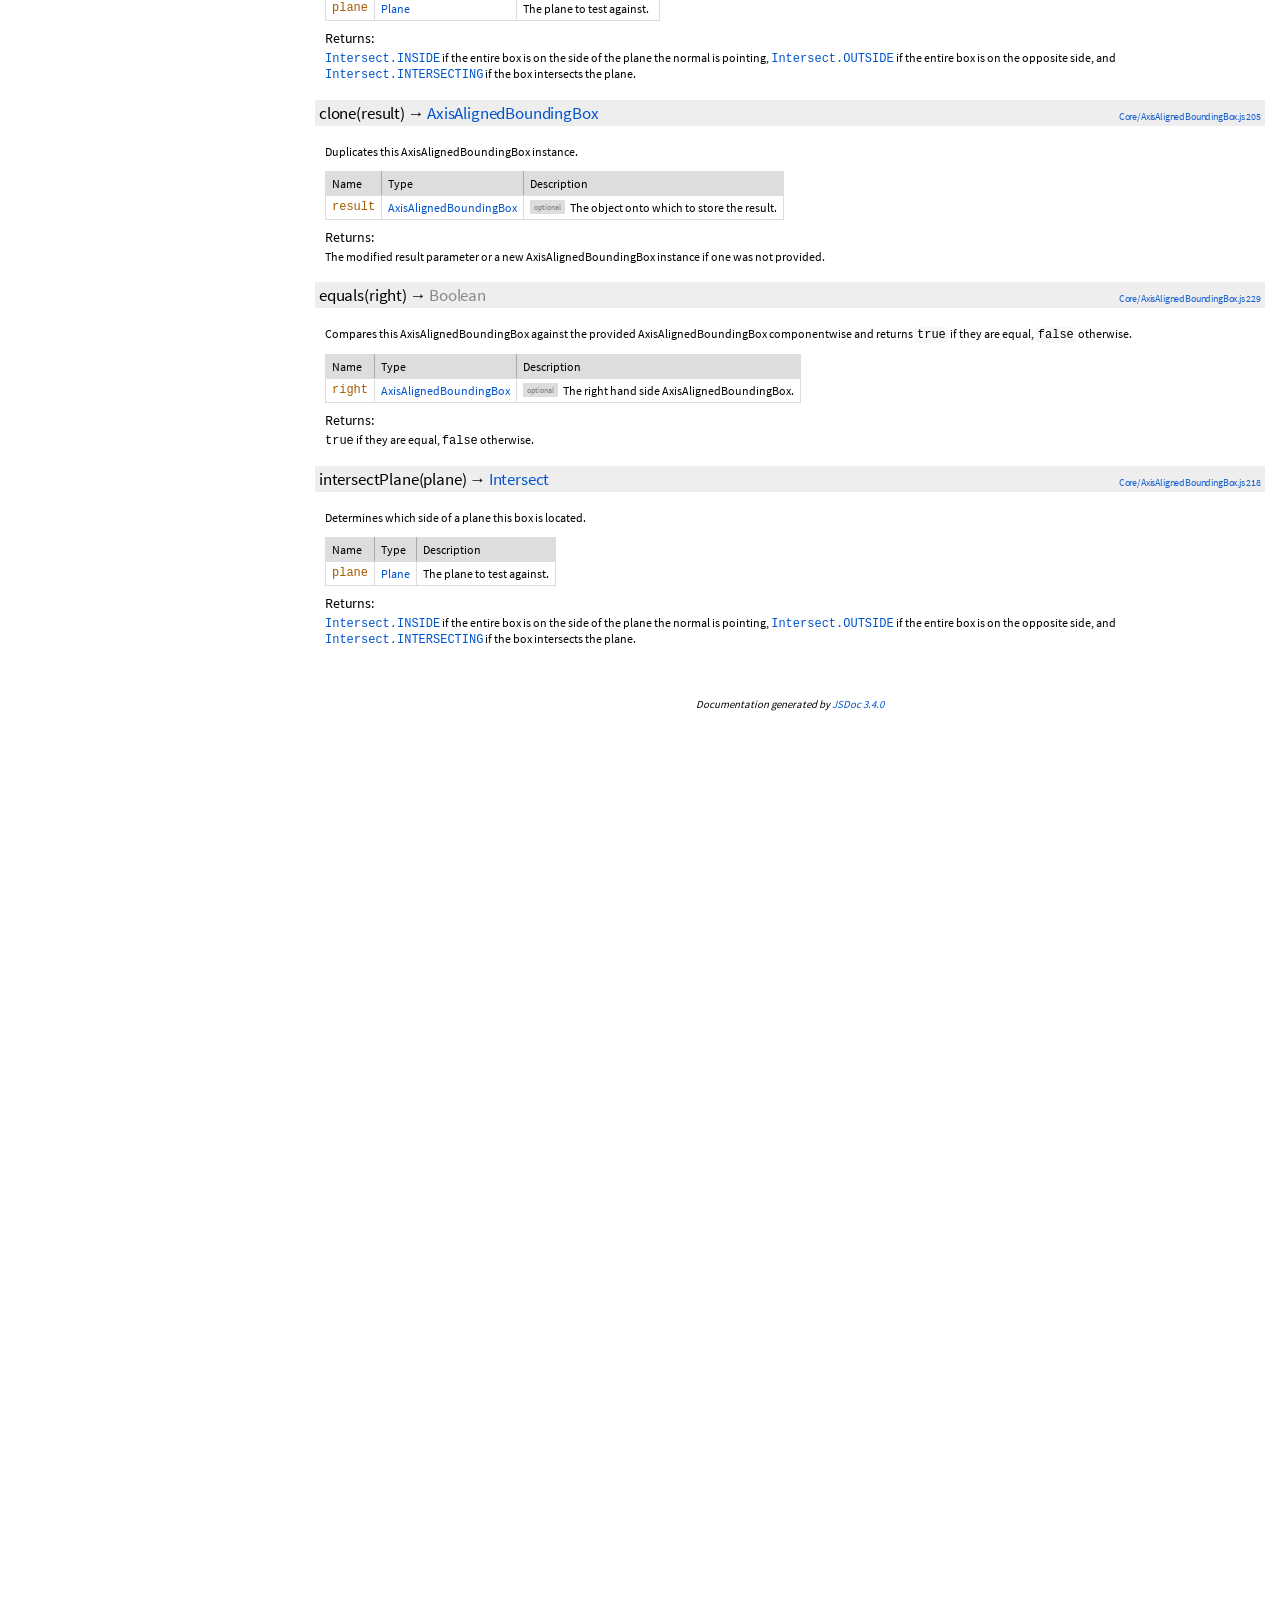
<file: Build/Documentation/AxisAlignedBoundingBox.html>
<!DOCTYPE html>
<html lang="en">
<head>
    <meta charset="utf-8">
    <meta http-equiv="X-UA-Compatible" content="IE=edge">
    <meta name="viewport" content="width=device-width, initial-scale=1">
    <title>AxisAlignedBoundingBox - Cesium Documentation</title>

    <!--[if lt IE 9]>
      <script src="javascript/html5.js"></script>
    <![endif]-->
    <link href="styles/jsdoc-default.css" rel="stylesheet">
    <link href="styles/prism.css" rel="stylesheet">
</head>
<body>

<div id="main">

    <h1 class="page-title">
        <a href="index.html"><img src="images/CesiumLogo.png" class="cesiumLogo"></a>
        AxisAlignedBoundingBox
        <div class="titleCenterer"></div>
    </h1>

    



<section>

<header>
    
</header>

<article>
    <div class="container-overview">
    

    
        
<dt>
    <div class="nameContainer">
    <h4 class="name" id="AxisAlignedBoundingBox">
        <a href="#AxisAlignedBoundingBox" class="doc-link"></a>
        new Cesium.AxisAlignedBoundingBox<span class="signature">(<span class="optional">minimum</span>, <span class="optional">maximum</span>, <span class="optional">center</span>)</span>
        

<div class="source-link rightLinks">
    <a href="https://github.com/AnalyticalGraphicsInc/cesium/blob/1.17/Source/Core/AxisAlignedBoundingBox.js#L28">Core/AxisAlignedBoundingBox.js 28</a>
</div>


    </h4>

    </div>

    
</dt>
<dd>

    
    <div class="description">
        Creates an instance of an AxisAlignedBoundingBox from the minimum and maximum points along the x, y, and z axes.
    </div>
    

    

    

    

    
        

<table class="params">
    <thead>
    <tr>
        
        <th>Name</th>
        

        <th>Type</th>

        
        <th>Default</th>
        

        <th class="last">Description</th>
    </tr>
    </thead>

    <tbody>
    

        <tr>
            
                <td class="name"><code>minimum</code></td>
            

            <td class="type">
            
                
<span class="param-type"><a href="Cartesian3.html">Cartesian3</a></span>


            
            </td>

            
                <td class="default">
                
                    <code class="language-javascript">Cartesian3.ZERO</code>
                
                </td>
            

            <td class="description last">
            
                
                        <span class="optional">optional</span>
                
                

                
            
                The minimum point along the x, y, and z axes.</td>
        </tr>

    

        <tr>
            
                <td class="name"><code>maximum</code></td>
            

            <td class="type">
            
                
<span class="param-type"><a href="Cartesian3.html">Cartesian3</a></span>


            
            </td>

            
                <td class="default">
                
                    <code class="language-javascript">Cartesian3.ZERO</code>
                
                </td>
            

            <td class="description last">
            
                
                        <span class="optional">optional</span>
                
                

                
            
                The maximum point along the x, y, and z axes.</td>
        </tr>

    

        <tr>
            
                <td class="name"><code>center</code></td>
            

            <td class="type">
            
                
<span class="param-type"><a href="Cartesian3.html">Cartesian3</a></span>


            
            </td>

            
                <td class="default">
                
                </td>
            

            <td class="description last">
            
                
                        <span class="optional">optional</span>
                
                

                
            
                The center of the box; automatically computed if not supplied.</td>
        </tr>

    
    </tbody>
</table>
    

    

    

    

    

    

    

    
<dl class="details">
    

    

    

    

    

    

    

    

    

    

    

    

    
    <h5>See:</h5>
    <ul class="see-list">
        <li><a href="BoundingSphere.html">BoundingSphere</a></li>
    
        <li><a href="BoundingRectangle.html">BoundingRectangle</a></li>
    </ul>
    

    
</dl>

</dd>

    
    </div>

    

    

    

    

    

    
        <h3 class="subsection-title">Members</h3>

        <dl>
            
<dt>
    <div class="nameContainer">
    <h4 class="name" id="center">
        <a href="#center" class="doc-link"></a>
        center<span class="type-signature"> : <a href="Cartesian3.html">Cartesian3</a></span>
        

<div class="source-link rightLinks">
    <a href="https://github.com/AnalyticalGraphicsInc/cesium/blob/1.17/Source/Core/AxisAlignedBoundingBox.js#L55">Core/AxisAlignedBoundingBox.js 55</a>
</div>


    </h4>

    </div>

    
</dt>
<dd>
    
    <div class="description">
        The center point of the bounding box.
    </div>
    

    

    
<dl class="details">
    

    

    

    

    

    

    

    

    

    

    

    

    

    
</dl>

</dd>

        
            
<dt>
    <div class="nameContainer">
    <h4 class="name" id="maximum">
        <a href="#maximum" class="doc-link"></a>
        maximum<span class="type-signature"> : <a href="Cartesian3.html">Cartesian3</a></span>
        

<div class="source-link rightLinks">
    <a href="https://github.com/AnalyticalGraphicsInc/cesium/blob/1.17/Source/Core/AxisAlignedBoundingBox.js#L41">Core/AxisAlignedBoundingBox.js 41</a>
</div>


    </h4>

    </div>

    
</dt>
<dd>
    
    <div class="description">
        The maximum point defining the bounding box.
    </div>
    

    

    
<dl class="details">
    

    

    

    

    

    

    

    

    
    <span class="details-header">Default Value:</span>
    <code class="language-javascript"><a href="Cartesian3.html#.ZERO"><code>Cartesian3.ZERO</code></a></code>
    

    

    

    

    

    
</dl>

</dd>

        
            
<dt>
    <div class="nameContainer">
    <h4 class="name" id="minimum">
        <a href="#minimum" class="doc-link"></a>
        minimum<span class="type-signature"> : <a href="Cartesian3.html">Cartesian3</a></span>
        

<div class="source-link rightLinks">
    <a href="https://github.com/AnalyticalGraphicsInc/cesium/blob/1.17/Source/Core/AxisAlignedBoundingBox.js#L34">Core/AxisAlignedBoundingBox.js 34</a>
</div>


    </h4>

    </div>

    
</dt>
<dd>
    
    <div class="description">
        The minimum point defining the bounding box.
    </div>
    

    

    
<dl class="details">
    

    

    

    

    

    

    

    

    
    <span class="details-header">Default Value:</span>
    <code class="language-javascript"><a href="Cartesian3.html#.ZERO"><code>Cartesian3.ZERO</code></a></code>
    

    

    

    

    

    
</dl>

</dd>

        </dl>
    

    
        <h3 class="subsection-title">Methods</h3>

        <dl>
            
<dt>
    <div class="nameContainer">
    <h4 class="name" id=".clone">
        <a href="#.clone" class="doc-link"></a>
        <span class="type-signature attribute-static">static</span>Cesium.AxisAlignedBoundingBox.clone<span class="signature">(box, <span class="optional">result</span>)</span> &rarr; <span class="type-signature returnType"><a href="AxisAlignedBoundingBox.html">AxisAlignedBoundingBox</a></span>
        

<div class="source-link rightLinks">
    <a href="https://github.com/AnalyticalGraphicsInc/cesium/blob/1.17/Source/Core/AxisAlignedBoundingBox.js#L128">Core/AxisAlignedBoundingBox.js 128</a>
</div>


    </h4>

    </div>

    
</dt>
<dd>

    
    <div class="description">
        Duplicates a AxisAlignedBoundingBox instance.
    </div>
    

    

    

    

    
        

<table class="params">
    <thead>
    <tr>
        
        <th>Name</th>
        

        <th>Type</th>

        

        <th class="last">Description</th>
    </tr>
    </thead>

    <tbody>
    

        <tr>
            
                <td class="name"><code>box</code></td>
            

            <td class="type">
            
                
<span class="param-type"><a href="AxisAlignedBoundingBox.html">AxisAlignedBoundingBox</a></span>


            
            </td>

            

            <td class="description last">
            
                
                

                
            
                The bounding box to duplicate.</td>
        </tr>

    

        <tr>
            
                <td class="name"><code>result</code></td>
            

            <td class="type">
            
                
<span class="param-type"><a href="AxisAlignedBoundingBox.html">AxisAlignedBoundingBox</a></span>


            
            </td>

            

            <td class="description last">
            
                
                        <span class="optional">optional</span>
                
                

                
            
                The object onto which to store the result.</td>
        </tr>

    
    </tbody>
</table>
    

    

    

    

    

    
    <h5>Returns:</h5>
    
            
<div class="param-desc">
    The modified result parameter or a new AxisAlignedBoundingBox instance if none was provided. (Returns undefined if box is undefined)
</div>


        

    

    
<dl class="details">
    

    

    

    

    

    

    

    

    

    

    

    

    

    
</dl>

</dd>

        
            
<dt>
    <div class="nameContainer">
    <h4 class="name" id=".equals">
        <a href="#.equals" class="doc-link"></a>
        <span class="type-signature attribute-static">static</span>Cesium.AxisAlignedBoundingBox.equals<span class="signature">(<span class="optional">left</span>, <span class="optional">right</span>)</span> &rarr; <span class="type-signature returnType">Boolean</span>
        

<div class="source-link rightLinks">
    <a href="https://github.com/AnalyticalGraphicsInc/cesium/blob/1.17/Source/Core/AxisAlignedBoundingBox.js#L151">Core/AxisAlignedBoundingBox.js 151</a>
</div>


    </h4>

    </div>

    
</dt>
<dd>

    
    <div class="description">
        Compares the provided AxisAlignedBoundingBox componentwise and returns<code>true</code> if they are equal, <code>false</code> otherwise.
    </div>
    

    

    

    

    
        

<table class="params">
    <thead>
    <tr>
        
        <th>Name</th>
        

        <th>Type</th>

        

        <th class="last">Description</th>
    </tr>
    </thead>

    <tbody>
    

        <tr>
            
                <td class="name"><code>left</code></td>
            

            <td class="type">
            
                
<span class="param-type"><a href="AxisAlignedBoundingBox.html">AxisAlignedBoundingBox</a></span>


            
            </td>

            

            <td class="description last">
            
                
                        <span class="optional">optional</span>
                
                

                
            
                The first AxisAlignedBoundingBox.</td>
        </tr>

    

        <tr>
            
                <td class="name"><code>right</code></td>
            

            <td class="type">
            
                
<span class="param-type"><a href="AxisAlignedBoundingBox.html">AxisAlignedBoundingBox</a></span>


            
            </td>

            

            <td class="description last">
            
                
                        <span class="optional">optional</span>
                
                

                
            
                The second AxisAlignedBoundingBox.</td>
        </tr>

    
    </tbody>
</table>
    

    

    

    

    

    
    <h5>Returns:</h5>
    
            
<div class="param-desc">
    <code>true</code> if left and right are equal, <code>false</code> otherwise.
</div>


        

    

    
<dl class="details">
    

    

    

    

    

    

    

    

    

    

    

    

    

    
</dl>

</dd>

        
            
<dt>
    <div class="nameContainer">
    <h4 class="name" id=".fromPoints">
        <a href="#.fromPoints" class="doc-link"></a>
        <span class="type-signature attribute-static">static</span>Cesium.AxisAlignedBoundingBox.fromPoints<span class="signature">(positions, <span class="optional">result</span>)</span> &rarr; <span class="type-signature returnType"><a href="AxisAlignedBoundingBox.html">AxisAlignedBoundingBox</a></span>
        

<div class="source-link rightLinks">
    <a href="https://github.com/AnalyticalGraphicsInc/cesium/blob/1.17/Source/Core/AxisAlignedBoundingBox.js#L70">Core/AxisAlignedBoundingBox.js 70</a>
</div>


    </h4>

    </div>

    
</dt>
<dd>

    
    <div class="description">
        Computes an instance of an AxisAlignedBoundingBox. The box is determined byfinding the points spaced the farthest apart on the x, y, and z axes.
    </div>
    

    

    

    

    
        

<table class="params">
    <thead>
    <tr>
        
        <th>Name</th>
        

        <th>Type</th>

        

        <th class="last">Description</th>
    </tr>
    </thead>

    <tbody>
    

        <tr>
            
                <td class="name"><code>positions</code></td>
            

            <td class="type">
            
                
<span class="param-type">Array.&lt;<a href="Cartesian3.html">Cartesian3</a>></span>


            
            </td>

            

            <td class="description last">
            
                
                

                
            
                List of points that the bounding box will enclose.  Each point must have a <code>x</code>, <code>y</code>, and <code>z</code> properties.</td>
        </tr>

    

        <tr>
            
                <td class="name"><code>result</code></td>
            

            <td class="type">
            
                
<span class="param-type"><a href="AxisAlignedBoundingBox.html">AxisAlignedBoundingBox</a></span>


            
            </td>

            

            <td class="description last">
            
                
                        <span class="optional">optional</span>
                
                

                
            
                The object onto which to store the result.</td>
        </tr>

    
    </tbody>
</table>
    

    

    

    

    

    
    <h5>Returns:</h5>
    
            
<div class="param-desc">
    The modified result parameter or a new AxisAlignedBoundingBox instance if one was not provided.
</div>


        

    

    
<dl class="details">
    

    

    

    

    

    

    

    

    

    
        <h5>Example:</h5>
        
    <pre><code class="language-javascript">// Compute an axis aligned bounding box enclosing two points.var box = Cesium.AxisAlignedBoundingBox.fromPoints([new Cesium.Cartesian3(2, 0, 0), new Cesium.Cartesian3(-2, 0, 0)]);</code></pre>

    

    

    

    

    
</dl>

</dd>

        
            
<dt>
    <div class="nameContainer">
    <h4 class="name" id=".intersectPlane">
        <a href="#.intersectPlane" class="doc-link"></a>
        <span class="type-signature attribute-static">static</span>Cesium.AxisAlignedBoundingBox.intersectPlane<span class="signature">(box, plane)</span> &rarr; <span class="type-signature returnType"><a href="Intersect.html">Intersect</a></span>
        

<div class="source-link rightLinks">
    <a href="https://github.com/AnalyticalGraphicsInc/cesium/blob/1.17/Source/Core/AxisAlignedBoundingBox.js#L171">Core/AxisAlignedBoundingBox.js 171</a>
</div>


    </h4>

    </div>

    
</dt>
<dd>

    
    <div class="description">
        Determines which side of a plane a box is located.
    </div>
    

    

    

    

    
        

<table class="params">
    <thead>
    <tr>
        
        <th>Name</th>
        

        <th>Type</th>

        

        <th class="last">Description</th>
    </tr>
    </thead>

    <tbody>
    

        <tr>
            
                <td class="name"><code>box</code></td>
            

            <td class="type">
            
                
<span class="param-type"><a href="AxisAlignedBoundingBox.html">AxisAlignedBoundingBox</a></span>


            
            </td>

            

            <td class="description last">
            
                The bounding box to test.</td>
        </tr>

    

        <tr>
            
                <td class="name"><code>plane</code></td>
            

            <td class="type">
            
                
<span class="param-type"><a href="Plane.html">Plane</a></span>


            
            </td>

            

            <td class="description last">
            
                The plane to test against.</td>
        </tr>

    
    </tbody>
</table>
    

    

    

    

    

    
    <h5>Returns:</h5>
    
            
<div class="param-desc">
    <a href="Intersect.html#.INSIDE"><code>Intersect.INSIDE</code></a> if the entire box is on the side of the plane                     the normal is pointing, <a href="Intersect.html#.OUTSIDE"><code>Intersect.OUTSIDE</code></a> if the entire box is                     on the opposite side, and <a href="Intersect.html#.INTERSECTING"><code>Intersect.INTERSECTING</code></a> if the box                     intersects the plane.
</div>


        

    

    
<dl class="details">
    

    

    

    

    

    

    

    

    

    

    

    

    

    
</dl>

</dd>

        
            
<dt>
    <div class="nameContainer">
    <h4 class="name" id="clone">
        <a href="#clone" class="doc-link"></a>
        clone<span class="signature">(<span class="optional">result</span>)</span> &rarr; <span class="type-signature returnType"><a href="AxisAlignedBoundingBox.html">AxisAlignedBoundingBox</a></span>
        

<div class="source-link rightLinks">
    <a href="https://github.com/AnalyticalGraphicsInc/cesium/blob/1.17/Source/Core/AxisAlignedBoundingBox.js#L205">Core/AxisAlignedBoundingBox.js 205</a>
</div>


    </h4>

    </div>

    
</dt>
<dd>

    
    <div class="description">
        Duplicates this AxisAlignedBoundingBox instance.
    </div>
    

    

    

    

    
        

<table class="params">
    <thead>
    <tr>
        
        <th>Name</th>
        

        <th>Type</th>

        

        <th class="last">Description</th>
    </tr>
    </thead>

    <tbody>
    

        <tr>
            
                <td class="name"><code>result</code></td>
            

            <td class="type">
            
                
<span class="param-type"><a href="AxisAlignedBoundingBox.html">AxisAlignedBoundingBox</a></span>


            
            </td>

            

            <td class="description last">
            
                
                        <span class="optional">optional</span>
                
                

                
            
                The object onto which to store the result.</td>
        </tr>

    
    </tbody>
</table>
    

    

    

    

    

    
    <h5>Returns:</h5>
    
            
<div class="param-desc">
    The modified result parameter or a new AxisAlignedBoundingBox instance if one was not provided.
</div>


        

    

    
<dl class="details">
    

    

    

    

    

    

    

    

    

    

    

    

    

    
</dl>

</dd>

        
            
<dt>
    <div class="nameContainer">
    <h4 class="name" id="equals">
        <a href="#equals" class="doc-link"></a>
        equals<span class="signature">(<span class="optional">right</span>)</span> &rarr; <span class="type-signature returnType">Boolean</span>
        

<div class="source-link rightLinks">
    <a href="https://github.com/AnalyticalGraphicsInc/cesium/blob/1.17/Source/Core/AxisAlignedBoundingBox.js#L229">Core/AxisAlignedBoundingBox.js 229</a>
</div>


    </h4>

    </div>

    
</dt>
<dd>

    
    <div class="description">
        Compares this AxisAlignedBoundingBox against the provided AxisAlignedBoundingBox componentwise and returns<code>true</code> if they are equal, <code>false</code> otherwise.
    </div>
    

    

    

    

    
        

<table class="params">
    <thead>
    <tr>
        
        <th>Name</th>
        

        <th>Type</th>

        

        <th class="last">Description</th>
    </tr>
    </thead>

    <tbody>
    

        <tr>
            
                <td class="name"><code>right</code></td>
            

            <td class="type">
            
                
<span class="param-type"><a href="AxisAlignedBoundingBox.html">AxisAlignedBoundingBox</a></span>


            
            </td>

            

            <td class="description last">
            
                
                        <span class="optional">optional</span>
                
                

                
            
                The right hand side AxisAlignedBoundingBox.</td>
        </tr>

    
    </tbody>
</table>
    

    

    

    

    

    
    <h5>Returns:</h5>
    
            
<div class="param-desc">
    <code>true</code> if they are equal, <code>false</code> otherwise.
</div>


        

    

    
<dl class="details">
    

    

    

    

    

    

    

    

    

    

    

    

    

    
</dl>

</dd>

        
            
<dt>
    <div class="nameContainer">
    <h4 class="name" id="intersectPlane">
        <a href="#intersectPlane" class="doc-link"></a>
        intersectPlane<span class="signature">(plane)</span> &rarr; <span class="type-signature returnType"><a href="Intersect.html">Intersect</a></span>
        

<div class="source-link rightLinks">
    <a href="https://github.com/AnalyticalGraphicsInc/cesium/blob/1.17/Source/Core/AxisAlignedBoundingBox.js#L218">Core/AxisAlignedBoundingBox.js 218</a>
</div>


    </h4>

    </div>

    
</dt>
<dd>

    
    <div class="description">
        Determines which side of a plane this box is located.
    </div>
    

    

    

    

    
        

<table class="params">
    <thead>
    <tr>
        
        <th>Name</th>
        

        <th>Type</th>

        

        <th class="last">Description</th>
    </tr>
    </thead>

    <tbody>
    

        <tr>
            
                <td class="name"><code>plane</code></td>
            

            <td class="type">
            
                
<span class="param-type"><a href="Plane.html">Plane</a></span>


            
            </td>

            

            <td class="description last">
            
                The plane to test against.</td>
        </tr>

    
    </tbody>
</table>
    

    

    

    

    

    
    <h5>Returns:</h5>
    
            
<div class="param-desc">
    <a href="Intersect.html#.INSIDE"><code>Intersect.INSIDE</code></a> if the entire box is on the side of the plane                     the normal is pointing, <a href="Intersect.html#.OUTSIDE"><code>Intersect.OUTSIDE</code></a> if the entire box is                     on the opposite side, and <a href="Intersect.html#.INTERSECTING"><code>Intersect.INTERSECTING</code></a> if the box                     intersects the plane.
</div>


        

    

    
<dl class="details">
    

    

    

    

    

    

    

    

    

    

    

    

    

    
</dl>

</dd>

        </dl>
    

    

    
</article>

</section>





    <footer>
        Documentation generated by <a href="https://github.com/jsdoc3/jsdoc">JSDoc 3.4.0</a>
    </footer>
</div>

<div class="nav">
    <div class="menu">
        <input type="text" class="classFilter" id="ClassFilter" placeholder="Search">
        <ul id="ClassList"><li data-name="Animation"><a href="Animation.html">Animation</a></li><li data-name="AnimationViewModel"><a href="AnimationViewModel.html">AnimationViewModel</a></li><li data-name="Appearance"><a href="Appearance.html">Appearance</a></li><li data-name="ArcGisImageServerTerrainProvider"><a href="ArcGisImageServerTerrainProvider.html">ArcGisImageServerTerrainProvider</a></li><li data-name="ArcGisMapServerImageryProvider"><a href="ArcGisMapServerImageryProvider.html">ArcGisMapServerImageryProvider</a></li><li data-name="AssociativeArray"><a href="AssociativeArray.html">AssociativeArray</a></li><li data-name="AxisAlignedBoundingBox"><a href="AxisAlignedBoundingBox.html">AxisAlignedBoundingBox</a></li><li data-name="barycentricCoordinates"><a href="barycentricCoordinates.html">barycentricCoordinates</a></li><li data-name="BaseLayerPicker"><a href="BaseLayerPicker.html">BaseLayerPicker</a></li><li data-name="BaseLayerPickerViewModel"><a href="BaseLayerPickerViewModel.html">BaseLayerPickerViewModel</a></li><li data-name="Billboard"><a href="Billboard.html">Billboard</a></li><li data-name="BillboardCollection"><a href="BillboardCollection.html">BillboardCollection</a></li><li data-name="BillboardGraphics"><a href="BillboardGraphics.html">BillboardGraphics</a></li><li data-name="BillboardVisualizer"><a href="BillboardVisualizer.html">BillboardVisualizer</a></li><li data-name="binarySearch"><a href="binarySearch.html">binarySearch</a></li><li data-name="BingMapsApi"><a href="BingMapsApi.html">BingMapsApi</a></li><li data-name="BingMapsImageryProvider"><a href="BingMapsImageryProvider.html">BingMapsImageryProvider</a></li><li data-name="BingMapsStyle"><a href="BingMapsStyle.html">BingMapsStyle</a></li><li data-name="BlendEquation"><a href="BlendEquation.html">BlendEquation</a></li><li data-name="BlendFunction"><a href="BlendFunction.html">BlendFunction</a></li><li data-name="BlendingState"><a href="BlendingState.html">BlendingState</a></li><li data-name="BoundingRectangle"><a href="BoundingRectangle.html">BoundingRectangle</a></li><li data-name="BoundingSphere"><a href="BoundingSphere.html">BoundingSphere</a></li><li data-name="BoxGeometry"><a href="BoxGeometry.html">BoxGeometry</a></li><li data-name="BoxGeometryUpdater"><a href="BoxGeometryUpdater.html">BoxGeometryUpdater</a></li><li data-name="BoxGraphics"><a href="BoxGraphics.html">BoxGraphics</a></li><li data-name="BoxOutlineGeometry"><a href="BoxOutlineGeometry.html">BoxOutlineGeometry</a></li><li data-name="CallbackProperty"><a href="CallbackProperty.html">CallbackProperty</a></li><li data-name="Camera"><a href="Camera.html">Camera</a></li><li data-name="CameraEventAggregator"><a href="CameraEventAggregator.html">CameraEventAggregator</a></li><li data-name="CameraEventType"><a href="CameraEventType.html">CameraEventType</a></li><li data-name="cancelAnimationFrame"><a href="cancelAnimationFrame.html">cancelAnimationFrame</a></li><li data-name="Cartesian2"><a href="Cartesian2.html">Cartesian2</a></li><li data-name="Cartesian3"><a href="Cartesian3.html">Cartesian3</a></li><li data-name="Cartesian4"><a href="Cartesian4.html">Cartesian4</a></li><li data-name="Cartographic"><a href="Cartographic.html">Cartographic</a></li><li data-name="CatmullRomSpline"><a href="CatmullRomSpline.html">CatmullRomSpline</a></li><li data-name="CesiumInspector"><a href="CesiumInspector.html">CesiumInspector</a></li><li data-name="CesiumInspectorViewModel"><a href="CesiumInspectorViewModel.html">CesiumInspectorViewModel</a></li><li data-name="CesiumMath"><a href="CesiumMath.html">CesiumMath</a></li><li data-name="CesiumTerrainProvider"><a href="CesiumTerrainProvider.html">CesiumTerrainProvider</a></li><li data-name="CesiumWidget"><a href="CesiumWidget.html">CesiumWidget</a></li><li data-name="CheckerboardMaterialProperty"><a href="CheckerboardMaterialProperty.html">CheckerboardMaterialProperty</a></li><li data-name="CircleGeometry"><a href="CircleGeometry.html">CircleGeometry</a></li><li data-name="CircleOutlineGeometry"><a href="CircleOutlineGeometry.html">CircleOutlineGeometry</a></li><li data-name="Clock"><a href="Clock.html">Clock</a></li><li data-name="ClockRange"><a href="ClockRange.html">ClockRange</a></li><li data-name="ClockStep"><a href="ClockStep.html">ClockStep</a></li><li data-name="ClockViewModel"><a href="ClockViewModel.html">ClockViewModel</a></li><li data-name="clone"><a href="clone.html">clone</a></li><li data-name="Color"><a href="Color.html">Color</a></li><li data-name="ColorGeometryInstanceAttribute"><a href="ColorGeometryInstanceAttribute.html">ColorGeometryInstanceAttribute</a></li><li data-name="ColorMaterialProperty"><a href="ColorMaterialProperty.html">ColorMaterialProperty</a></li><li data-name="combine"><a href="combine.html">combine</a></li><li data-name="Command"><a href="Command.html">Command</a></li><li data-name="ComponentDatatype"><a href="ComponentDatatype.html">ComponentDatatype</a></li><li data-name="CompositeEntityCollection"><a href="CompositeEntityCollection.html">CompositeEntityCollection</a></li><li data-name="CompositeMaterialProperty"><a href="CompositeMaterialProperty.html">CompositeMaterialProperty</a></li><li data-name="CompositePositionProperty"><a href="CompositePositionProperty.html">CompositePositionProperty</a></li><li data-name="CompositeProperty"><a href="CompositeProperty.html">CompositeProperty</a></li><li data-name="ConstantPositionProperty"><a href="ConstantPositionProperty.html">ConstantPositionProperty</a></li><li data-name="ConstantProperty"><a href="ConstantProperty.html">ConstantProperty</a></li><li data-name="CornerType"><a href="CornerType.html">CornerType</a></li><li data-name="CorridorGeometry"><a href="CorridorGeometry.html">CorridorGeometry</a></li><li data-name="CorridorGeometryUpdater"><a href="CorridorGeometryUpdater.html">CorridorGeometryUpdater</a></li><li data-name="CorridorGraphics"><a href="CorridorGraphics.html">CorridorGraphics</a></li><li data-name="CorridorOutlineGeometry"><a href="CorridorOutlineGeometry.html">CorridorOutlineGeometry</a></li><li data-name="createCommand"><a href="createCommand.html">createCommand</a></li><li data-name="createGuid"><a href="createGuid.html">createGuid</a></li><li data-name="createOpenStreetMapImageryProvider"><a href="createOpenStreetMapImageryProvider.html">createOpenStreetMapImageryProvider</a></li><li data-name="createTangentSpaceDebugPrimitive"><a href="createTangentSpaceDebugPrimitive.html">createTangentSpaceDebugPrimitive</a></li><li data-name="createTaskProcessorWorker"><a href="createTaskProcessorWorker.html">createTaskProcessorWorker</a></li><li data-name="Credit"><a href="Credit.html">Credit</a></li><li data-name="CreditDisplay"><a href="CreditDisplay.html">CreditDisplay</a></li><li data-name="CubicRealPolynomial"><a href="CubicRealPolynomial.html">CubicRealPolynomial</a></li><li data-name="CullFace"><a href="CullFace.html">CullFace</a></li><li data-name="CullingVolume"><a href="CullingVolume.html">CullingVolume</a></li><li data-name="CustomDataSource"><a href="CustomDataSource.html">CustomDataSource</a></li><li data-name="CylinderGeometry"><a href="CylinderGeometry.html">CylinderGeometry</a></li><li data-name="CylinderGeometryUpdater"><a href="CylinderGeometryUpdater.html">CylinderGeometryUpdater</a></li><li data-name="CylinderGraphics"><a href="CylinderGraphics.html">CylinderGraphics</a></li><li data-name="CylinderOutlineGeometry"><a href="CylinderOutlineGeometry.html">CylinderOutlineGeometry</a></li><li data-name="CzmlDataSource"><a href="CzmlDataSource.html">CzmlDataSource</a></li><li data-name="DataSource"><a href="DataSource.html">DataSource</a></li><li data-name="DataSourceClock"><a href="DataSourceClock.html">DataSourceClock</a></li><li data-name="DataSourceCollection"><a href="DataSourceCollection.html">DataSourceCollection</a></li><li data-name="DataSourceDisplay"><a href="DataSourceDisplay.html">DataSourceDisplay</a></li><li data-name="DebugAppearance"><a href="DebugAppearance.html">DebugAppearance</a></li><li data-name="DebugModelMatrixPrimitive"><a href="DebugModelMatrixPrimitive.html">DebugModelMatrixPrimitive</a></li><li data-name="DefaultProxy"><a href="DefaultProxy.html">DefaultProxy</a></li><li data-name="defaultValue"><a href="defaultValue.html">defaultValue</a></li><li data-name="defined"><a href="defined.html">defined</a></li><li data-name="definedNotNull"><a href="definedNotNull.html">definedNotNull</a></li><li data-name="DepthFunction"><a href="DepthFunction.html">DepthFunction</a></li><li data-name="destroyObject"><a href="destroyObject.html">destroyObject</a></li><li data-name="DeveloperError"><a href="DeveloperError.html">DeveloperError</a></li><li data-name="DiscardMissingTileImagePolicy"><a href="DiscardMissingTileImagePolicy.html">DiscardMissingTileImagePolicy</a></li><li data-name="DynamicGeometryUpdater"><a href="DynamicGeometryUpdater.html">DynamicGeometryUpdater</a></li><li data-name="EasingFunction"><a href="EasingFunction.html">EasingFunction</a></li><li data-name="EllipseGeometry"><a href="EllipseGeometry.html">EllipseGeometry</a></li><li data-name="EllipseGeometryUpdater"><a href="EllipseGeometryUpdater.html">EllipseGeometryUpdater</a></li><li data-name="EllipseGraphics"><a href="EllipseGraphics.html">EllipseGraphics</a></li><li data-name="EllipseOutlineGeometry"><a href="EllipseOutlineGeometry.html">EllipseOutlineGeometry</a></li><li data-name="Ellipsoid"><a href="Ellipsoid.html">Ellipsoid</a></li><li data-name="EllipsoidGeodesic"><a href="EllipsoidGeodesic.html">EllipsoidGeodesic</a></li><li data-name="EllipsoidGeometry"><a href="EllipsoidGeometry.html">EllipsoidGeometry</a></li><li data-name="EllipsoidGeometryUpdater"><a href="EllipsoidGeometryUpdater.html">EllipsoidGeometryUpdater</a></li><li data-name="EllipsoidGraphics"><a href="EllipsoidGraphics.html">EllipsoidGraphics</a></li><li data-name="EllipsoidOutlineGeometry"><a href="EllipsoidOutlineGeometry.html">EllipsoidOutlineGeometry</a></li><li data-name="EllipsoidSurfaceAppearance"><a href="EllipsoidSurfaceAppearance.html">EllipsoidSurfaceAppearance</a></li><li data-name="EllipsoidTangentPlane"><a href="EllipsoidTangentPlane.html">EllipsoidTangentPlane</a></li><li data-name="EllipsoidTerrainProvider"><a href="EllipsoidTerrainProvider.html">EllipsoidTerrainProvider</a></li><li data-name="Entity"><a href="Entity.html">Entity</a></li><li data-name="EntityCollection"><a href="EntityCollection.html">EntityCollection</a></li><li data-name="EntityView"><a href="EntityView.html">EntityView</a></li><li data-name="Event"><a href="Event.html">Event</a></li><li data-name="EventHelper"><a href="EventHelper.html">EventHelper</a></li><li data-name="ExtrapolationType"><a href="ExtrapolationType.html">ExtrapolationType</a></li><li data-name="FeatureDetection"><a href="FeatureDetection.html">FeatureDetection</a></li><li data-name="Fog"><a href="Fog.html">Fog</a></li><li data-name="formatError"><a href="formatError.html">formatError</a></li><li data-name="FrameRateMonitor"><a href="FrameRateMonitor.html">FrameRateMonitor</a></li><li data-name="Fullscreen"><a href="Fullscreen.html">Fullscreen</a></li><li data-name="FullscreenButton"><a href="FullscreenButton.html">FullscreenButton</a></li><li data-name="FullscreenButtonViewModel"><a href="FullscreenButtonViewModel.html">FullscreenButtonViewModel</a></li><li data-name="Geocoder"><a href="Geocoder.html">Geocoder</a></li><li data-name="GeocoderViewModel"><a href="GeocoderViewModel.html">GeocoderViewModel</a></li><li data-name="GeographicProjection"><a href="GeographicProjection.html">GeographicProjection</a></li><li data-name="GeographicTilingScheme"><a href="GeographicTilingScheme.html">GeographicTilingScheme</a></li><li data-name="GeoJsonDataSource"><a href="GeoJsonDataSource.html">GeoJsonDataSource</a></li><li data-name="Geometry"><a href="Geometry.html">Geometry</a></li><li data-name="GeometryAttribute"><a href="GeometryAttribute.html">GeometryAttribute</a></li><li data-name="GeometryAttributes"><a href="GeometryAttributes.html">GeometryAttributes</a></li><li data-name="GeometryInstance"><a href="GeometryInstance.html">GeometryInstance</a></li><li data-name="GeometryInstanceAttribute"><a href="GeometryInstanceAttribute.html">GeometryInstanceAttribute</a></li><li data-name="GeometryPipeline"><a href="GeometryPipeline.html">GeometryPipeline</a></li><li data-name="GeometryUpdater"><a href="GeometryUpdater.html">GeometryUpdater</a></li><li data-name="GeometryVisualizer"><a href="GeometryVisualizer.html">GeometryVisualizer</a></li><li data-name="getBaseUri"><a href="getBaseUri.html">getBaseUri</a></li><li data-name="GetFeatureInfoFormat"><a href="GetFeatureInfoFormat.html">GetFeatureInfoFormat</a></li><li data-name="getFilenameFromUri"><a href="getFilenameFromUri.html">getFilenameFromUri</a></li><li data-name="getImagePixels"><a href="getImagePixels.html">getImagePixels</a></li><li data-name="getTimestamp"><a href="getTimestamp.html">getTimestamp</a></li><li data-name="Globe"><a href="Globe.html">Globe</a></li><li data-name="GoogleEarthImageryProvider"><a href="GoogleEarthImageryProvider.html">GoogleEarthImageryProvider</a></li><li data-name="GregorianDate"><a href="GregorianDate.html">GregorianDate</a></li><li data-name="GridImageryProvider"><a href="GridImageryProvider.html">GridImageryProvider</a></li><li data-name="GridMaterialProperty"><a href="GridMaterialProperty.html">GridMaterialProperty</a></li><li data-name="GroundPrimitive"><a href="GroundPrimitive.html">GroundPrimitive</a></li><li data-name="HeadingPitchRange"><a href="HeadingPitchRange.html">HeadingPitchRange</a></li><li data-name="HeightmapTerrainData"><a href="HeightmapTerrainData.html">HeightmapTerrainData</a></li><li data-name="HeightReference"><a href="HeightReference.html">HeightReference</a></li><li data-name="HermitePolynomialApproximation"><a href="HermitePolynomialApproximation.html">HermitePolynomialApproximation</a></li><li data-name="HermiteSpline"><a href="HermiteSpline.html">HermiteSpline</a></li><li data-name="HomeButton"><a href="HomeButton.html">HomeButton</a></li><li data-name="HomeButtonViewModel"><a href="HomeButtonViewModel.html">HomeButtonViewModel</a></li><li data-name="HorizontalOrigin"><a href="HorizontalOrigin.html">HorizontalOrigin</a></li><li data-name="ImageMaterialProperty"><a href="ImageMaterialProperty.html">ImageMaterialProperty</a></li><li data-name="ImageryLayer"><a href="ImageryLayer.html">ImageryLayer</a></li><li data-name="ImageryLayerCollection"><a href="ImageryLayerCollection.html">ImageryLayerCollection</a></li><li data-name="ImageryLayerFeatureInfo"><a href="ImageryLayerFeatureInfo.html">ImageryLayerFeatureInfo</a></li><li data-name="ImageryProvider"><a href="ImageryProvider.html">ImageryProvider</a></li><li data-name="IndexDatatype"><a href="IndexDatatype.html">IndexDatatype</a></li><li data-name="InfoBox"><a href="InfoBox.html">InfoBox</a></li><li data-name="InfoBoxViewModel"><a href="InfoBoxViewModel.html">InfoBoxViewModel</a></li><li data-name="InterpolationAlgorithm"><a href="InterpolationAlgorithm.html">InterpolationAlgorithm</a></li><li data-name="Intersect"><a href="Intersect.html">Intersect</a></li><li data-name="Intersections2D"><a href="Intersections2D.html">Intersections2D</a></li><li data-name="IntersectionTests"><a href="IntersectionTests.html">IntersectionTests</a></li><li data-name="Interval"><a href="Interval.html">Interval</a></li><li data-name="isArray"><a href="isArray.html">isArray</a></li><li data-name="isLeapYear"><a href="isLeapYear.html">isLeapYear</a></li><li data-name="Iso8601"><a href="Iso8601.html">Iso8601</a></li><li data-name="JulianDate"><a href="JulianDate.html">JulianDate</a></li><li data-name="KeyboardEventModifier"><a href="KeyboardEventModifier.html">KeyboardEventModifier</a></li><li data-name="KmlDataSource"><a href="KmlDataSource.html">KmlDataSource</a></li><li data-name="KmlFeatureData"><a href="KmlFeatureData.html">KmlFeatureData</a></li><li data-name="Label"><a href="Label.html">Label</a></li><li data-name="LabelCollection"><a href="LabelCollection.html">LabelCollection</a></li><li data-name="LabelGraphics"><a href="LabelGraphics.html">LabelGraphics</a></li><li data-name="LabelStyle"><a href="LabelStyle.html">LabelStyle</a></li><li data-name="LabelVisualizer"><a href="LabelVisualizer.html">LabelVisualizer</a></li><li data-name="LagrangePolynomialApproximation"><a href="LagrangePolynomialApproximation.html">LagrangePolynomialApproximation</a></li><li data-name="LeapSecond"><a href="LeapSecond.html">LeapSecond</a></li><li data-name="LinearApproximation"><a href="LinearApproximation.html">LinearApproximation</a></li><li data-name="LinearSpline"><a href="LinearSpline.html">LinearSpline</a></li><li data-name="loadArrayBuffer"><a href="loadArrayBuffer.html">loadArrayBuffer</a></li><li data-name="loadBlob"><a href="loadBlob.html">loadBlob</a></li><li data-name="loadImage"><a href="loadImage.html">loadImage</a></li><li data-name="loadImageViaBlob"><a href="loadImageViaBlob.html">loadImageViaBlob</a></li><li data-name="loadJson"><a href="loadJson.html">loadJson</a></li><li data-name="loadJsonp"><a href="loadJsonp.html">loadJsonp</a></li><li data-name="loadText"><a href="loadText.html">loadText</a></li><li data-name="loadWithXhr"><a href="loadWithXhr.html">loadWithXhr</a></li><li data-name="loadXML"><a href="loadXML.html">loadXML</a></li><li data-name="MapboxImageryProvider"><a href="MapboxImageryProvider.html">MapboxImageryProvider</a></li><li data-name="MapProjection"><a href="MapProjection.html">MapProjection</a></li><li data-name="Material"><a href="Material.html">Material</a></li><li data-name="MaterialAppearance"><a href="MaterialAppearance.html">MaterialAppearance</a></li><li data-name="MaterialProperty"><a href="MaterialProperty.html">MaterialProperty</a></li><li data-name="Matrix2"><a href="Matrix2.html">Matrix2</a></li><li data-name="Matrix3"><a href="Matrix3.html">Matrix3</a></li><li data-name="Matrix4"><a href="Matrix4.html">Matrix4</a></li><li data-name="mergeSort"><a href="mergeSort.html">mergeSort</a></li><li data-name="Model"><a href="Model.html">Model</a></li><li data-name="ModelAnimation"><a href="ModelAnimation.html">ModelAnimation</a></li><li data-name="ModelAnimationCollection"><a href="ModelAnimationCollection.html">ModelAnimationCollection</a></li><li data-name="ModelAnimationLoop"><a href="ModelAnimationLoop.html">ModelAnimationLoop</a></li><li data-name="ModelGraphics"><a href="ModelGraphics.html">ModelGraphics</a></li><li data-name="ModelMaterial"><a href="ModelMaterial.html">ModelMaterial</a></li><li data-name="ModelMesh"><a href="ModelMesh.html">ModelMesh</a></li><li data-name="ModelNode"><a href="ModelNode.html">ModelNode</a></li><li data-name="ModelVisualizer"><a href="ModelVisualizer.html">ModelVisualizer</a></li><li data-name="Moon"><a href="Moon.html">Moon</a></li><li data-name="NavigationHelpButton"><a href="NavigationHelpButton.html">NavigationHelpButton</a></li><li data-name="NavigationHelpButtonViewModel"><a href="NavigationHelpButtonViewModel.html">NavigationHelpButtonViewModel</a></li><li data-name="NearFarScalar"><a href="NearFarScalar.html">NearFarScalar</a></li><li data-name="NeverTileDiscardPolicy"><a href="NeverTileDiscardPolicy.html">NeverTileDiscardPolicy</a></li><li data-name="NodeTransformationProperty"><a href="NodeTransformationProperty.html">NodeTransformationProperty</a></li><li data-name="objectToQuery"><a href="objectToQuery.html">objectToQuery</a></li><li data-name="Occluder"><a href="Occluder.html">Occluder</a></li><li data-name="OpenStreetMapImageryProvider"><a href="OpenStreetMapImageryProvider.html">OpenStreetMapImageryProvider</a></li><li data-name="OrientedBoundingBox"><a href="OrientedBoundingBox.html">OrientedBoundingBox</a></li><li data-name="OrthographicFrustum"><a href="OrthographicFrustum.html">OrthographicFrustum</a></li><li data-name="Packable"><a href="Packable.html">Packable</a></li><li data-name="PackableForInterpolation"><a href="PackableForInterpolation.html">PackableForInterpolation</a></li><li data-name="PathGraphics"><a href="PathGraphics.html">PathGraphics</a></li><li data-name="PathVisualizer"><a href="PathVisualizer.html">PathVisualizer</a></li><li data-name="PerformanceWatchdog"><a href="PerformanceWatchdog.html">PerformanceWatchdog</a></li><li data-name="PerformanceWatchdogViewModel"><a href="PerformanceWatchdogViewModel.html">PerformanceWatchdogViewModel</a></li><li data-name="PerInstanceColorAppearance"><a href="PerInstanceColorAppearance.html">PerInstanceColorAppearance</a></li><li data-name="PerspectiveFrustum"><a href="PerspectiveFrustum.html">PerspectiveFrustum</a></li><li data-name="PerspectiveOffCenterFrustum"><a href="PerspectiveOffCenterFrustum.html">PerspectiveOffCenterFrustum</a></li><li data-name="PinBuilder"><a href="PinBuilder.html">PinBuilder</a></li><li data-name="PixelFormat"><a href="PixelFormat.html">PixelFormat</a></li><li data-name="Plane"><a href="Plane.html">Plane</a></li><li data-name="PointGraphics"><a href="PointGraphics.html">PointGraphics</a></li><li data-name="pointInsideTriangle"><a href="pointInsideTriangle.html">pointInsideTriangle</a></li><li data-name="PointPrimitive"><a href="PointPrimitive.html">PointPrimitive</a></li><li data-name="PointPrimitiveCollection"><a href="PointPrimitiveCollection.html">PointPrimitiveCollection</a></li><li data-name="PointVisualizer"><a href="PointVisualizer.html">PointVisualizer</a></li><li data-name="PolygonGeometry"><a href="PolygonGeometry.html">PolygonGeometry</a></li><li data-name="PolygonGeometryUpdater"><a href="PolygonGeometryUpdater.html">PolygonGeometryUpdater</a></li><li data-name="PolygonGraphics"><a href="PolygonGraphics.html">PolygonGraphics</a></li><li data-name="PolygonHierarchy"><a href="PolygonHierarchy.html">PolygonHierarchy</a></li><li data-name="PolygonOutlineGeometry"><a href="PolygonOutlineGeometry.html">PolygonOutlineGeometry</a></li><li data-name="Polyline"><a href="Polyline.html">Polyline</a></li><li data-name="PolylineArrowMaterialProperty"><a href="PolylineArrowMaterialProperty.html">PolylineArrowMaterialProperty</a></li><li data-name="PolylineCollection"><a href="PolylineCollection.html">PolylineCollection</a></li><li data-name="PolylineColorAppearance"><a href="PolylineColorAppearance.html">PolylineColorAppearance</a></li><li data-name="PolylineGeometry"><a href="PolylineGeometry.html">PolylineGeometry</a></li><li data-name="PolylineGeometryUpdater"><a href="PolylineGeometryUpdater.html">PolylineGeometryUpdater</a></li><li data-name="PolylineGlowMaterialProperty"><a href="PolylineGlowMaterialProperty.html">PolylineGlowMaterialProperty</a></li><li data-name="PolylineGraphics"><a href="PolylineGraphics.html">PolylineGraphics</a></li><li data-name="PolylineMaterialAppearance"><a href="PolylineMaterialAppearance.html">PolylineMaterialAppearance</a></li><li data-name="PolylineOutlineMaterialProperty"><a href="PolylineOutlineMaterialProperty.html">PolylineOutlineMaterialProperty</a></li><li data-name="PolylineVolumeGeometry"><a href="PolylineVolumeGeometry.html">PolylineVolumeGeometry</a></li><li data-name="PolylineVolumeGeometryUpdater"><a href="PolylineVolumeGeometryUpdater.html">PolylineVolumeGeometryUpdater</a></li><li data-name="PolylineVolumeGraphics"><a href="PolylineVolumeGraphics.html">PolylineVolumeGraphics</a></li><li data-name="PolylineVolumeOutlineGeometry"><a href="PolylineVolumeOutlineGeometry.html">PolylineVolumeOutlineGeometry</a></li><li data-name="PositionProperty"><a href="PositionProperty.html">PositionProperty</a></li><li data-name="PositionPropertyArray"><a href="PositionPropertyArray.html">PositionPropertyArray</a></li><li data-name="Primitive"><a href="Primitive.html">Primitive</a></li><li data-name="PrimitiveCollection"><a href="PrimitiveCollection.html">PrimitiveCollection</a></li><li data-name="PrimitiveType"><a href="PrimitiveType.html">PrimitiveType</a></li><li data-name="Property"><a href="Property.html">Property</a></li><li data-name="PropertyArray"><a href="PropertyArray.html">PropertyArray</a></li><li data-name="PropertyBag"><a href="PropertyBag.html">PropertyBag</a></li><li data-name="ProviderViewModel"><a href="ProviderViewModel.html">ProviderViewModel</a></li><li data-name="QuadraticRealPolynomial"><a href="QuadraticRealPolynomial.html">QuadraticRealPolynomial</a></li><li data-name="QuantizedMeshTerrainData"><a href="QuantizedMeshTerrainData.html">QuantizedMeshTerrainData</a></li><li data-name="QuarticRealPolynomial"><a href="QuarticRealPolynomial.html">QuarticRealPolynomial</a></li><li data-name="Quaternion"><a href="Quaternion.html">Quaternion</a></li><li data-name="QuaternionSpline"><a href="QuaternionSpline.html">QuaternionSpline</a></li><li data-name="queryToObject"><a href="queryToObject.html">queryToObject</a></li><li data-name="Queue"><a href="Queue.html">Queue</a></li><li data-name="Ray"><a href="Ray.html">Ray</a></li><li data-name="Rectangle"><a href="Rectangle.html">Rectangle</a></li><li data-name="RectangleGeometry"><a href="RectangleGeometry.html">RectangleGeometry</a></li><li data-name="RectangleGeometryUpdater"><a href="RectangleGeometryUpdater.html">RectangleGeometryUpdater</a></li><li data-name="RectangleGraphics"><a href="RectangleGraphics.html">RectangleGraphics</a></li><li data-name="RectangleOutlineGeometry"><a href="RectangleOutlineGeometry.html">RectangleOutlineGeometry</a></li><li data-name="ReferenceFrame"><a href="ReferenceFrame.html">ReferenceFrame</a></li><li data-name="ReferenceProperty"><a href="ReferenceProperty.html">ReferenceProperty</a></li><li data-name="requestAnimationFrame"><a href="requestAnimationFrame.html">requestAnimationFrame</a></li><li data-name="RequestErrorEvent"><a href="RequestErrorEvent.html">RequestErrorEvent</a></li><li data-name="Rotation"><a href="Rotation.html">Rotation</a></li><li data-name="RuntimeError"><a href="RuntimeError.html">RuntimeError</a></li><li data-name="SampledPositionProperty"><a href="SampledPositionProperty.html">SampledPositionProperty</a></li><li data-name="SampledProperty"><a href="SampledProperty.html">SampledProperty</a></li><li data-name="sampleTerrain"><a href="sampleTerrain.html">sampleTerrain</a></li><li data-name="Scene"><a href="Scene.html">Scene</a></li><li data-name="SceneMode"><a href="SceneMode.html">SceneMode</a></li><li data-name="SceneModePicker"><a href="SceneModePicker.html">SceneModePicker</a></li><li data-name="SceneModePickerViewModel"><a href="SceneModePickerViewModel.html">SceneModePickerViewModel</a></li><li data-name="SceneTransforms"><a href="SceneTransforms.html">SceneTransforms</a></li><li data-name="ScreenSpaceCameraController"><a href="ScreenSpaceCameraController.html">ScreenSpaceCameraController</a></li><li data-name="ScreenSpaceEventHandler"><a href="ScreenSpaceEventHandler.html">ScreenSpaceEventHandler</a></li><li data-name="ScreenSpaceEventType"><a href="ScreenSpaceEventType.html">ScreenSpaceEventType</a></li><li data-name="SelectionIndicator"><a href="SelectionIndicator.html">SelectionIndicator</a></li><li data-name="SelectionIndicatorViewModel"><a href="SelectionIndicatorViewModel.html">SelectionIndicatorViewModel</a></li><li data-name="ShowGeometryInstanceAttribute"><a href="ShowGeometryInstanceAttribute.html">ShowGeometryInstanceAttribute</a></li><li data-name="Simon1994PlanetaryPositions"><a href="Simon1994PlanetaryPositions.html">Simon1994PlanetaryPositions</a></li><li data-name="SimplePolylineGeometry"><a href="SimplePolylineGeometry.html">SimplePolylineGeometry</a></li><li data-name="SingleTileImageryProvider"><a href="SingleTileImageryProvider.html">SingleTileImageryProvider</a></li><li data-name="SkyAtmosphere"><a href="SkyAtmosphere.html">SkyAtmosphere</a></li><li data-name="SkyBox"><a href="SkyBox.html">SkyBox</a></li><li data-name="SphereGeometry"><a href="SphereGeometry.html">SphereGeometry</a></li><li data-name="SphereOutlineGeometry"><a href="SphereOutlineGeometry.html">SphereOutlineGeometry</a></li><li data-name="Spherical"><a href="Spherical.html">Spherical</a></li><li data-name="Spline"><a href="Spline.html">Spline</a></li><li data-name="StencilFunction"><a href="StencilFunction.html">StencilFunction</a></li><li data-name="StencilOperation"><a href="StencilOperation.html">StencilOperation</a></li><li data-name="StripeMaterialProperty"><a href="StripeMaterialProperty.html">StripeMaterialProperty</a></li><li data-name="StripeOrientation"><a href="StripeOrientation.html">StripeOrientation</a></li><li data-name="subdivideArray"><a href="subdivideArray.html">subdivideArray</a></li><li data-name="Sun"><a href="Sun.html">Sun</a></li><li data-name="SvgPathBindingHandler"><a href="SvgPathBindingHandler.html">SvgPathBindingHandler</a></li><li data-name="TaskProcessor"><a href="TaskProcessor.html">TaskProcessor</a></li><li data-name="TerrainData"><a href="TerrainData.html">TerrainData</a></li><li data-name="TerrainProvider"><a href="TerrainProvider.html">TerrainProvider</a></li><li data-name="throttleRequestByServer"><a href="throttleRequestByServer.html">throttleRequestByServer</a></li><li data-name="TileCoordinatesImageryProvider"><a href="TileCoordinatesImageryProvider.html">TileCoordinatesImageryProvider</a></li><li data-name="TileDiscardPolicy"><a href="TileDiscardPolicy.html">TileDiscardPolicy</a></li><li data-name="TileMapServiceImageryProvider"><a href="TileMapServiceImageryProvider.html">TileMapServiceImageryProvider</a></li><li data-name="TileProviderError"><a href="TileProviderError.html">TileProviderError</a></li><li data-name="TilingScheme"><a href="TilingScheme.html">TilingScheme</a></li><li data-name="TimeInterval"><a href="TimeInterval.html">TimeInterval</a></li><li data-name="TimeIntervalCollection"><a href="TimeIntervalCollection.html">TimeIntervalCollection</a></li><li data-name="TimeIntervalCollectionPositionProperty"><a href="TimeIntervalCollectionPositionProperty.html">TimeIntervalCollectionPositionProperty</a></li><li data-name="TimeIntervalCollectionProperty"><a href="TimeIntervalCollectionProperty.html">TimeIntervalCollectionProperty</a></li><li data-name="Timeline"><a href="Timeline.html">Timeline</a></li><li data-name="TimeStandard"><a href="TimeStandard.html">TimeStandard</a></li><li data-name="ToggleButtonViewModel"><a href="ToggleButtonViewModel.html">ToggleButtonViewModel</a></li><li data-name="Transforms"><a href="Transforms.html">Transforms</a></li><li data-name="TranslationRotationScale"><a href="TranslationRotationScale.html">TranslationRotationScale</a></li><li data-name="TridiagonalSystemSolver"><a href="TridiagonalSystemSolver.html">TridiagonalSystemSolver</a></li><li data-name="UrlTemplateImageryProvider"><a href="UrlTemplateImageryProvider.html">UrlTemplateImageryProvider</a></li><li data-name="VelocityOrientationProperty"><a href="VelocityOrientationProperty.html">VelocityOrientationProperty</a></li><li data-name="VertexFormat"><a href="VertexFormat.html">VertexFormat</a></li><li data-name="VerticalOrigin"><a href="VerticalOrigin.html">VerticalOrigin</a></li><li data-name="VideoSynchronizer"><a href="VideoSynchronizer.html">VideoSynchronizer</a></li><li data-name="Viewer"><a href="Viewer.html">Viewer</a></li><li data-name="viewerCesiumInspectorMixin"><a href="viewerCesiumInspectorMixin.html">viewerCesiumInspectorMixin</a></li><li data-name="viewerDragDropMixin"><a href="viewerDragDropMixin.html">viewerDragDropMixin</a></li><li data-name="viewerPerformanceWatchdogMixin"><a href="viewerPerformanceWatchdogMixin.html">viewerPerformanceWatchdogMixin</a></li><li data-name="ViewportQuad"><a href="ViewportQuad.html">ViewportQuad</a></li><li data-name="Visibility"><a href="Visibility.html">Visibility</a></li><li data-name="Visualizer"><a href="Visualizer.html">Visualizer</a></li><li data-name="VRTheWorldTerrainProvider"><a href="VRTheWorldTerrainProvider.html">VRTheWorldTerrainProvider</a></li><li data-name="WallGeometry"><a href="WallGeometry.html">WallGeometry</a></li><li data-name="WallGeometryUpdater"><a href="WallGeometryUpdater.html">WallGeometryUpdater</a></li><li data-name="WallGraphics"><a href="WallGraphics.html">WallGraphics</a></li><li data-name="WallOutlineGeometry"><a href="WallOutlineGeometry.html">WallOutlineGeometry</a></li><li data-name="WebMapServiceImageryProvider"><a href="WebMapServiceImageryProvider.html">WebMapServiceImageryProvider</a></li><li data-name="WebMapTileServiceImageryProvider"><a href="WebMapTileServiceImageryProvider.html">WebMapTileServiceImageryProvider</a></li><li data-name="WebMercatorProjection"><a href="WebMercatorProjection.html">WebMercatorProjection</a></li><li data-name="WebMercatorTilingScheme"><a href="WebMercatorTilingScheme.html">WebMercatorTilingScheme</a></li><li data-name="WindingOrder"><a href="WindingOrder.html">WindingOrder</a></li></ul>
    </div>
</div>

<script>
if (window.frameElement) {
    document.body.className = 'embedded';

    var ele = document.createElement('a');
    ele.className = 'popout';
    ele.target = '_blank';
    ele.href = window.location.href;
    ele.title = 'Pop out';
    document.getElementById('main').appendChild(ele);
}

// Set targets on external links.  Sandcastle and GitHub shouldn't be embedded in any iframe.
Array.prototype.forEach.call(document.getElementsByTagName('a'), function(a) {
    if (/^https?:/i.test(a.getAttribute('href'))) {
        a.target='_blank';
    }
});
</script>

<script src="javascript/prism.js"></script>
<script src="javascript/cesiumDoc.js"></script>

</body>
</html>
</file>
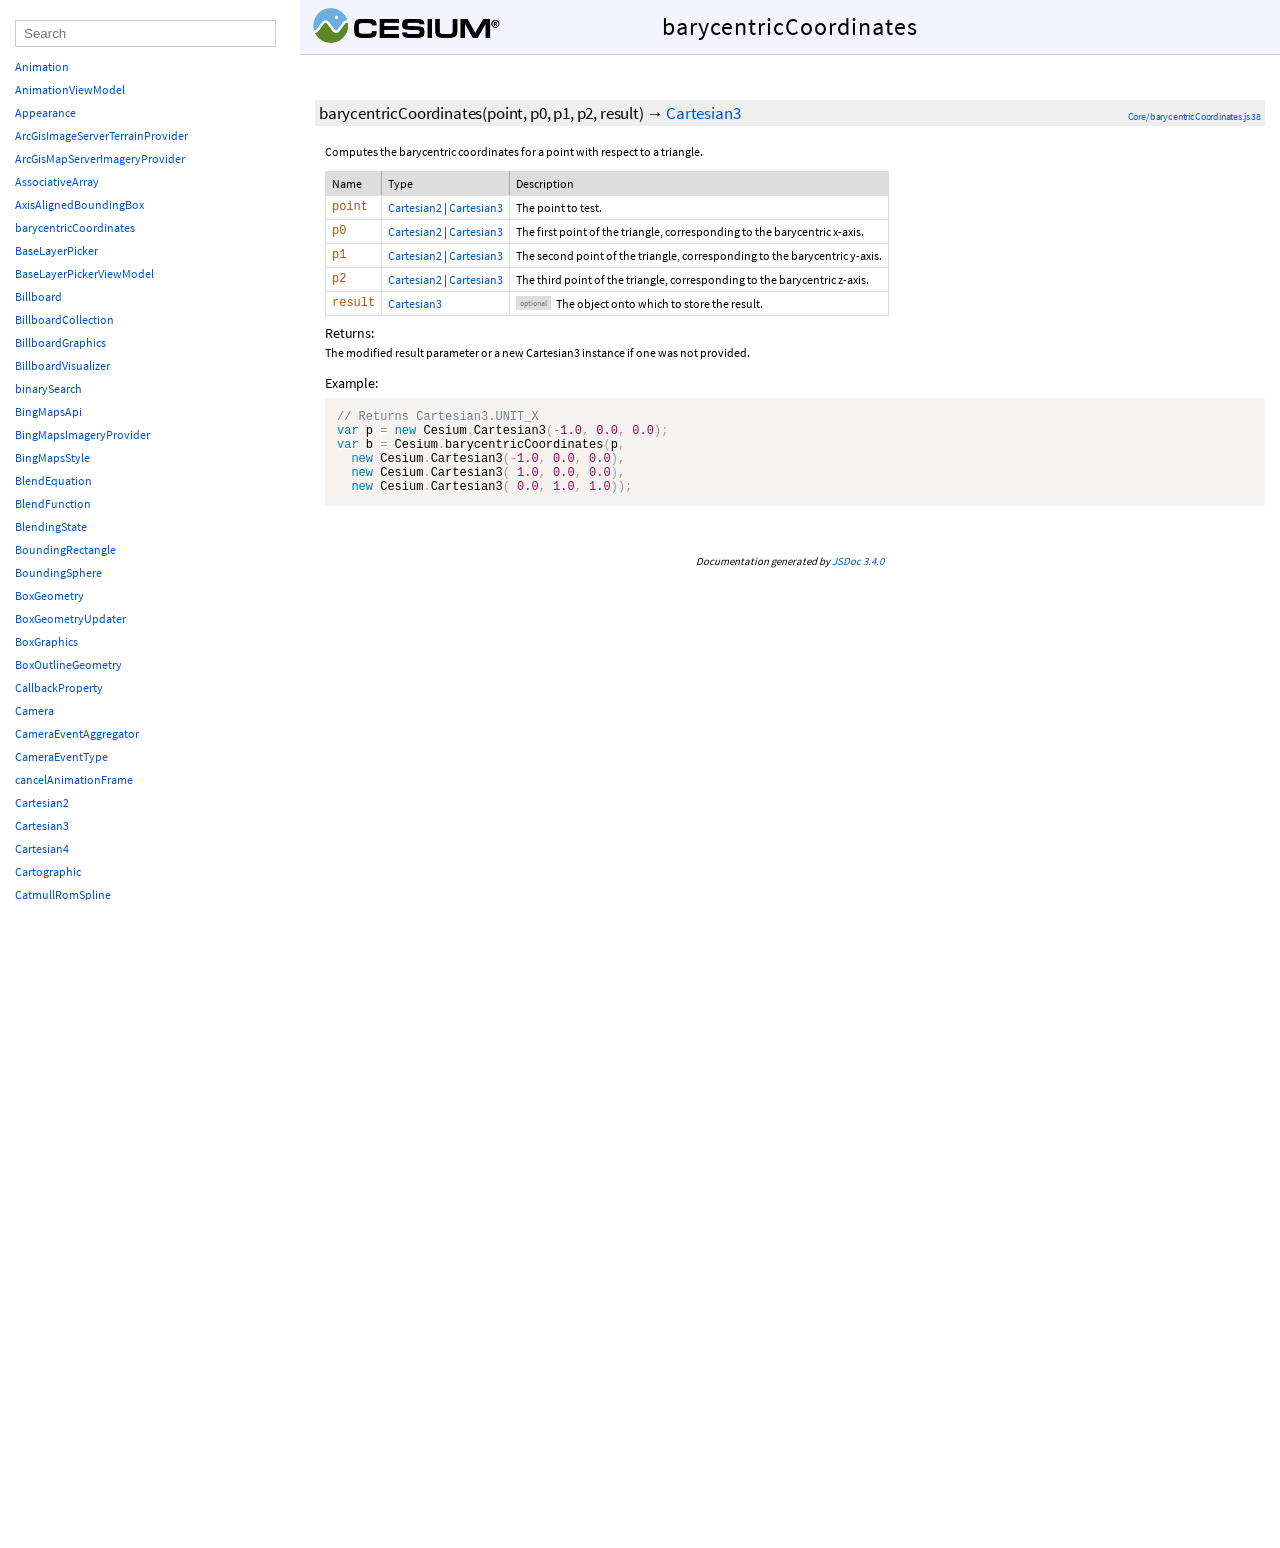
<file: Build/Documentation/barycentricCoordinates.html>
<!DOCTYPE html>
<html lang="en">
<head>
    <meta charset="utf-8">
    <meta http-equiv="X-UA-Compatible" content="IE=edge">
    <meta name="viewport" content="width=device-width, initial-scale=1">
    <title>barycentricCoordinates - Cesium Documentation</title>

    <!--[if lt IE 9]>
      <script src="javascript/html5.js"></script>
    <![endif]-->
    <link href="styles/jsdoc-default.css" rel="stylesheet">
    <link href="styles/prism.css" rel="stylesheet">
</head>
<body>

<div id="main">

    <h1 class="page-title">
        <a href="index.html"><img src="images/CesiumLogo.png" class="cesiumLogo"></a>
        barycentricCoordinates
        <div class="titleCenterer"></div>
    </h1>

    



<section>

<header>
    
</header>

<article>
    <div class="container-overview">
    

    
        
<dt>
    <div class="nameContainer">
    <h4 class="name" id="barycentricCoordinates">
        <a href="#barycentricCoordinates" class="doc-link"></a>
        barycentricCoordinates<span class="signature">(point, p0, p1, p2, <span class="optional">result</span>)</span> &rarr; <span class="type-signature returnType"><a href="Cartesian3.html">Cartesian3</a></span>
        

<div class="source-link rightLinks">
    <a href="https://github.com/AnalyticalGraphicsInc/cesium/blob/1.17/Source/Core/barycentricCoordinates.js#L38">Core/barycentricCoordinates.js 38</a>
</div>


    </h4>

    </div>

    
</dt>
<dd>

    
    <div class="description">
        Computes the barycentric coordinates for a point with respect to a triangle.
    </div>
    

    

    

    

    
        

<table class="params">
    <thead>
    <tr>
        
        <th>Name</th>
        

        <th>Type</th>

        

        <th class="last">Description</th>
    </tr>
    </thead>

    <tbody>
    

        <tr>
            
                <td class="name"><code>point</code></td>
            

            <td class="type">
            
                
<span class="param-type"><a href="Cartesian2.html">Cartesian2</a></span>
|

<span class="param-type"><a href="Cartesian3.html">Cartesian3</a></span>


            
            </td>

            

            <td class="description last">
            
                
                

                
            
                The point to test.</td>
        </tr>

    

        <tr>
            
                <td class="name"><code>p0</code></td>
            

            <td class="type">
            
                
<span class="param-type"><a href="Cartesian2.html">Cartesian2</a></span>
|

<span class="param-type"><a href="Cartesian3.html">Cartesian3</a></span>


            
            </td>

            

            <td class="description last">
            
                
                

                
            
                The first point of the triangle, corresponding to the barycentric x-axis.</td>
        </tr>

    

        <tr>
            
                <td class="name"><code>p1</code></td>
            

            <td class="type">
            
                
<span class="param-type"><a href="Cartesian2.html">Cartesian2</a></span>
|

<span class="param-type"><a href="Cartesian3.html">Cartesian3</a></span>


            
            </td>

            

            <td class="description last">
            
                
                

                
            
                The second point of the triangle, corresponding to the barycentric y-axis.</td>
        </tr>

    

        <tr>
            
                <td class="name"><code>p2</code></td>
            

            <td class="type">
            
                
<span class="param-type"><a href="Cartesian2.html">Cartesian2</a></span>
|

<span class="param-type"><a href="Cartesian3.html">Cartesian3</a></span>


            
            </td>

            

            <td class="description last">
            
                
                

                
            
                The third point of the triangle, corresponding to the barycentric z-axis.</td>
        </tr>

    

        <tr>
            
                <td class="name"><code>result</code></td>
            

            <td class="type">
            
                
<span class="param-type"><a href="Cartesian3.html">Cartesian3</a></span>


            
            </td>

            

            <td class="description last">
            
                
                        <span class="optional">optional</span>
                
                

                
            
                The object onto which to store the result.</td>
        </tr>

    
    </tbody>
</table>
    

    

    

    

    

    
    <h5>Returns:</h5>
    
            
<div class="param-desc">
    The modified result parameter or a new Cartesian3 instance if one was not provided.
</div>


        

    

    
<dl class="details">
    

    

    

    

    

    

    

    

    

    
        <h5>Example:</h5>
        
    <pre><code class="language-javascript">// Returns Cartesian3.UNIT_Xvar p = new Cesium.Cartesian3(-1.0, 0.0, 0.0);var b = Cesium.barycentricCoordinates(p,  new Cesium.Cartesian3(-1.0, 0.0, 0.0),  new Cesium.Cartesian3( 1.0, 0.0, 0.0),  new Cesium.Cartesian3( 0.0, 1.0, 1.0));</code></pre>

    

    

    

    

    
</dl>

</dd>

    
    </div>

    

    

    

    

    

    

    

    

    
</article>

</section>





    <footer>
        Documentation generated by <a href="https://github.com/jsdoc3/jsdoc">JSDoc 3.4.0</a>
    </footer>
</div>

<div class="nav">
    <div class="menu">
        <input type="text" class="classFilter" id="ClassFilter" placeholder="Search">
        <ul id="ClassList"><li data-name="Animation"><a href="Animation.html">Animation</a></li><li data-name="AnimationViewModel"><a href="AnimationViewModel.html">AnimationViewModel</a></li><li data-name="Appearance"><a href="Appearance.html">Appearance</a></li><li data-name="ArcGisImageServerTerrainProvider"><a href="ArcGisImageServerTerrainProvider.html">ArcGisImageServerTerrainProvider</a></li><li data-name="ArcGisMapServerImageryProvider"><a href="ArcGisMapServerImageryProvider.html">ArcGisMapServerImageryProvider</a></li><li data-name="AssociativeArray"><a href="AssociativeArray.html">AssociativeArray</a></li><li data-name="AxisAlignedBoundingBox"><a href="AxisAlignedBoundingBox.html">AxisAlignedBoundingBox</a></li><li data-name="barycentricCoordinates"><a href="barycentricCoordinates.html">barycentricCoordinates</a></li><li data-name="BaseLayerPicker"><a href="BaseLayerPicker.html">BaseLayerPicker</a></li><li data-name="BaseLayerPickerViewModel"><a href="BaseLayerPickerViewModel.html">BaseLayerPickerViewModel</a></li><li data-name="Billboard"><a href="Billboard.html">Billboard</a></li><li data-name="BillboardCollection"><a href="BillboardCollection.html">BillboardCollection</a></li><li data-name="BillboardGraphics"><a href="BillboardGraphics.html">BillboardGraphics</a></li><li data-name="BillboardVisualizer"><a href="BillboardVisualizer.html">BillboardVisualizer</a></li><li data-name="binarySearch"><a href="binarySearch.html">binarySearch</a></li><li data-name="BingMapsApi"><a href="BingMapsApi.html">BingMapsApi</a></li><li data-name="BingMapsImageryProvider"><a href="BingMapsImageryProvider.html">BingMapsImageryProvider</a></li><li data-name="BingMapsStyle"><a href="BingMapsStyle.html">BingMapsStyle</a></li><li data-name="BlendEquation"><a href="BlendEquation.html">BlendEquation</a></li><li data-name="BlendFunction"><a href="BlendFunction.html">BlendFunction</a></li><li data-name="BlendingState"><a href="BlendingState.html">BlendingState</a></li><li data-name="BoundingRectangle"><a href="BoundingRectangle.html">BoundingRectangle</a></li><li data-name="BoundingSphere"><a href="BoundingSphere.html">BoundingSphere</a></li><li data-name="BoxGeometry"><a href="BoxGeometry.html">BoxGeometry</a></li><li data-name="BoxGeometryUpdater"><a href="BoxGeometryUpdater.html">BoxGeometryUpdater</a></li><li data-name="BoxGraphics"><a href="BoxGraphics.html">BoxGraphics</a></li><li data-name="BoxOutlineGeometry"><a href="BoxOutlineGeometry.html">BoxOutlineGeometry</a></li><li data-name="CallbackProperty"><a href="CallbackProperty.html">CallbackProperty</a></li><li data-name="Camera"><a href="Camera.html">Camera</a></li><li data-name="CameraEventAggregator"><a href="CameraEventAggregator.html">CameraEventAggregator</a></li><li data-name="CameraEventType"><a href="CameraEventType.html">CameraEventType</a></li><li data-name="cancelAnimationFrame"><a href="cancelAnimationFrame.html">cancelAnimationFrame</a></li><li data-name="Cartesian2"><a href="Cartesian2.html">Cartesian2</a></li><li data-name="Cartesian3"><a href="Cartesian3.html">Cartesian3</a></li><li data-name="Cartesian4"><a href="Cartesian4.html">Cartesian4</a></li><li data-name="Cartographic"><a href="Cartographic.html">Cartographic</a></li><li data-name="CatmullRomSpline"><a href="CatmullRomSpline.html">CatmullRomSpline</a></li><li data-name="CesiumInspector"><a href="CesiumInspector.html">CesiumInspector</a></li><li data-name="CesiumInspectorViewModel"><a href="CesiumInspectorViewModel.html">CesiumInspectorViewModel</a></li><li data-name="CesiumMath"><a href="CesiumMath.html">CesiumMath</a></li><li data-name="CesiumTerrainProvider"><a href="CesiumTerrainProvider.html">CesiumTerrainProvider</a></li><li data-name="CesiumWidget"><a href="CesiumWidget.html">CesiumWidget</a></li><li data-name="CheckerboardMaterialProperty"><a href="CheckerboardMaterialProperty.html">CheckerboardMaterialProperty</a></li><li data-name="CircleGeometry"><a href="CircleGeometry.html">CircleGeometry</a></li><li data-name="CircleOutlineGeometry"><a href="CircleOutlineGeometry.html">CircleOutlineGeometry</a></li><li data-name="Clock"><a href="Clock.html">Clock</a></li><li data-name="ClockRange"><a href="ClockRange.html">ClockRange</a></li><li data-name="ClockStep"><a href="ClockStep.html">ClockStep</a></li><li data-name="ClockViewModel"><a href="ClockViewModel.html">ClockViewModel</a></li><li data-name="clone"><a href="clone.html">clone</a></li><li data-name="Color"><a href="Color.html">Color</a></li><li data-name="ColorGeometryInstanceAttribute"><a href="ColorGeometryInstanceAttribute.html">ColorGeometryInstanceAttribute</a></li><li data-name="ColorMaterialProperty"><a href="ColorMaterialProperty.html">ColorMaterialProperty</a></li><li data-name="combine"><a href="combine.html">combine</a></li><li data-name="Command"><a href="Command.html">Command</a></li><li data-name="ComponentDatatype"><a href="ComponentDatatype.html">ComponentDatatype</a></li><li data-name="CompositeEntityCollection"><a href="CompositeEntityCollection.html">CompositeEntityCollection</a></li><li data-name="CompositeMaterialProperty"><a href="CompositeMaterialProperty.html">CompositeMaterialProperty</a></li><li data-name="CompositePositionProperty"><a href="CompositePositionProperty.html">CompositePositionProperty</a></li><li data-name="CompositeProperty"><a href="CompositeProperty.html">CompositeProperty</a></li><li data-name="ConstantPositionProperty"><a href="ConstantPositionProperty.html">ConstantPositionProperty</a></li><li data-name="ConstantProperty"><a href="ConstantProperty.html">ConstantProperty</a></li><li data-name="CornerType"><a href="CornerType.html">CornerType</a></li><li data-name="CorridorGeometry"><a href="CorridorGeometry.html">CorridorGeometry</a></li><li data-name="CorridorGeometryUpdater"><a href="CorridorGeometryUpdater.html">CorridorGeometryUpdater</a></li><li data-name="CorridorGraphics"><a href="CorridorGraphics.html">CorridorGraphics</a></li><li data-name="CorridorOutlineGeometry"><a href="CorridorOutlineGeometry.html">CorridorOutlineGeometry</a></li><li data-name="createCommand"><a href="createCommand.html">createCommand</a></li><li data-name="createGuid"><a href="createGuid.html">createGuid</a></li><li data-name="createOpenStreetMapImageryProvider"><a href="createOpenStreetMapImageryProvider.html">createOpenStreetMapImageryProvider</a></li><li data-name="createTangentSpaceDebugPrimitive"><a href="createTangentSpaceDebugPrimitive.html">createTangentSpaceDebugPrimitive</a></li><li data-name="createTaskProcessorWorker"><a href="createTaskProcessorWorker.html">createTaskProcessorWorker</a></li><li data-name="Credit"><a href="Credit.html">Credit</a></li><li data-name="CreditDisplay"><a href="CreditDisplay.html">CreditDisplay</a></li><li data-name="CubicRealPolynomial"><a href="CubicRealPolynomial.html">CubicRealPolynomial</a></li><li data-name="CullFace"><a href="CullFace.html">CullFace</a></li><li data-name="CullingVolume"><a href="CullingVolume.html">CullingVolume</a></li><li data-name="CustomDataSource"><a href="CustomDataSource.html">CustomDataSource</a></li><li data-name="CylinderGeometry"><a href="CylinderGeometry.html">CylinderGeometry</a></li><li data-name="CylinderGeometryUpdater"><a href="CylinderGeometryUpdater.html">CylinderGeometryUpdater</a></li><li data-name="CylinderGraphics"><a href="CylinderGraphics.html">CylinderGraphics</a></li><li data-name="CylinderOutlineGeometry"><a href="CylinderOutlineGeometry.html">CylinderOutlineGeometry</a></li><li data-name="CzmlDataSource"><a href="CzmlDataSource.html">CzmlDataSource</a></li><li data-name="DataSource"><a href="DataSource.html">DataSource</a></li><li data-name="DataSourceClock"><a href="DataSourceClock.html">DataSourceClock</a></li><li data-name="DataSourceCollection"><a href="DataSourceCollection.html">DataSourceCollection</a></li><li data-name="DataSourceDisplay"><a href="DataSourceDisplay.html">DataSourceDisplay</a></li><li data-name="DebugAppearance"><a href="DebugAppearance.html">DebugAppearance</a></li><li data-name="DebugModelMatrixPrimitive"><a href="DebugModelMatrixPrimitive.html">DebugModelMatrixPrimitive</a></li><li data-name="DefaultProxy"><a href="DefaultProxy.html">DefaultProxy</a></li><li data-name="defaultValue"><a href="defaultValue.html">defaultValue</a></li><li data-name="defined"><a href="defined.html">defined</a></li><li data-name="definedNotNull"><a href="definedNotNull.html">definedNotNull</a></li><li data-name="DepthFunction"><a href="DepthFunction.html">DepthFunction</a></li><li data-name="destroyObject"><a href="destroyObject.html">destroyObject</a></li><li data-name="DeveloperError"><a href="DeveloperError.html">DeveloperError</a></li><li data-name="DiscardMissingTileImagePolicy"><a href="DiscardMissingTileImagePolicy.html">DiscardMissingTileImagePolicy</a></li><li data-name="DynamicGeometryUpdater"><a href="DynamicGeometryUpdater.html">DynamicGeometryUpdater</a></li><li data-name="EasingFunction"><a href="EasingFunction.html">EasingFunction</a></li><li data-name="EllipseGeometry"><a href="EllipseGeometry.html">EllipseGeometry</a></li><li data-name="EllipseGeometryUpdater"><a href="EllipseGeometryUpdater.html">EllipseGeometryUpdater</a></li><li data-name="EllipseGraphics"><a href="EllipseGraphics.html">EllipseGraphics</a></li><li data-name="EllipseOutlineGeometry"><a href="EllipseOutlineGeometry.html">EllipseOutlineGeometry</a></li><li data-name="Ellipsoid"><a href="Ellipsoid.html">Ellipsoid</a></li><li data-name="EllipsoidGeodesic"><a href="EllipsoidGeodesic.html">EllipsoidGeodesic</a></li><li data-name="EllipsoidGeometry"><a href="EllipsoidGeometry.html">EllipsoidGeometry</a></li><li data-name="EllipsoidGeometryUpdater"><a href="EllipsoidGeometryUpdater.html">EllipsoidGeometryUpdater</a></li><li data-name="EllipsoidGraphics"><a href="EllipsoidGraphics.html">EllipsoidGraphics</a></li><li data-name="EllipsoidOutlineGeometry"><a href="EllipsoidOutlineGeometry.html">EllipsoidOutlineGeometry</a></li><li data-name="EllipsoidSurfaceAppearance"><a href="EllipsoidSurfaceAppearance.html">EllipsoidSurfaceAppearance</a></li><li data-name="EllipsoidTangentPlane"><a href="EllipsoidTangentPlane.html">EllipsoidTangentPlane</a></li><li data-name="EllipsoidTerrainProvider"><a href="EllipsoidTerrainProvider.html">EllipsoidTerrainProvider</a></li><li data-name="Entity"><a href="Entity.html">Entity</a></li><li data-name="EntityCollection"><a href="EntityCollection.html">EntityCollection</a></li><li data-name="EntityView"><a href="EntityView.html">EntityView</a></li><li data-name="Event"><a href="Event.html">Event</a></li><li data-name="EventHelper"><a href="EventHelper.html">EventHelper</a></li><li data-name="ExtrapolationType"><a href="ExtrapolationType.html">ExtrapolationType</a></li><li data-name="FeatureDetection"><a href="FeatureDetection.html">FeatureDetection</a></li><li data-name="Fog"><a href="Fog.html">Fog</a></li><li data-name="formatError"><a href="formatError.html">formatError</a></li><li data-name="FrameRateMonitor"><a href="FrameRateMonitor.html">FrameRateMonitor</a></li><li data-name="Fullscreen"><a href="Fullscreen.html">Fullscreen</a></li><li data-name="FullscreenButton"><a href="FullscreenButton.html">FullscreenButton</a></li><li data-name="FullscreenButtonViewModel"><a href="FullscreenButtonViewModel.html">FullscreenButtonViewModel</a></li><li data-name="Geocoder"><a href="Geocoder.html">Geocoder</a></li><li data-name="GeocoderViewModel"><a href="GeocoderViewModel.html">GeocoderViewModel</a></li><li data-name="GeographicProjection"><a href="GeographicProjection.html">GeographicProjection</a></li><li data-name="GeographicTilingScheme"><a href="GeographicTilingScheme.html">GeographicTilingScheme</a></li><li data-name="GeoJsonDataSource"><a href="GeoJsonDataSource.html">GeoJsonDataSource</a></li><li data-name="Geometry"><a href="Geometry.html">Geometry</a></li><li data-name="GeometryAttribute"><a href="GeometryAttribute.html">GeometryAttribute</a></li><li data-name="GeometryAttributes"><a href="GeometryAttributes.html">GeometryAttributes</a></li><li data-name="GeometryInstance"><a href="GeometryInstance.html">GeometryInstance</a></li><li data-name="GeometryInstanceAttribute"><a href="GeometryInstanceAttribute.html">GeometryInstanceAttribute</a></li><li data-name="GeometryPipeline"><a href="GeometryPipeline.html">GeometryPipeline</a></li><li data-name="GeometryUpdater"><a href="GeometryUpdater.html">GeometryUpdater</a></li><li data-name="GeometryVisualizer"><a href="GeometryVisualizer.html">GeometryVisualizer</a></li><li data-name="getBaseUri"><a href="getBaseUri.html">getBaseUri</a></li><li data-name="GetFeatureInfoFormat"><a href="GetFeatureInfoFormat.html">GetFeatureInfoFormat</a></li><li data-name="getFilenameFromUri"><a href="getFilenameFromUri.html">getFilenameFromUri</a></li><li data-name="getImagePixels"><a href="getImagePixels.html">getImagePixels</a></li><li data-name="getTimestamp"><a href="getTimestamp.html">getTimestamp</a></li><li data-name="Globe"><a href="Globe.html">Globe</a></li><li data-name="GoogleEarthImageryProvider"><a href="GoogleEarthImageryProvider.html">GoogleEarthImageryProvider</a></li><li data-name="GregorianDate"><a href="GregorianDate.html">GregorianDate</a></li><li data-name="GridImageryProvider"><a href="GridImageryProvider.html">GridImageryProvider</a></li><li data-name="GridMaterialProperty"><a href="GridMaterialProperty.html">GridMaterialProperty</a></li><li data-name="GroundPrimitive"><a href="GroundPrimitive.html">GroundPrimitive</a></li><li data-name="HeadingPitchRange"><a href="HeadingPitchRange.html">HeadingPitchRange</a></li><li data-name="HeightmapTerrainData"><a href="HeightmapTerrainData.html">HeightmapTerrainData</a></li><li data-name="HeightReference"><a href="HeightReference.html">HeightReference</a></li><li data-name="HermitePolynomialApproximation"><a href="HermitePolynomialApproximation.html">HermitePolynomialApproximation</a></li><li data-name="HermiteSpline"><a href="HermiteSpline.html">HermiteSpline</a></li><li data-name="HomeButton"><a href="HomeButton.html">HomeButton</a></li><li data-name="HomeButtonViewModel"><a href="HomeButtonViewModel.html">HomeButtonViewModel</a></li><li data-name="HorizontalOrigin"><a href="HorizontalOrigin.html">HorizontalOrigin</a></li><li data-name="ImageMaterialProperty"><a href="ImageMaterialProperty.html">ImageMaterialProperty</a></li><li data-name="ImageryLayer"><a href="ImageryLayer.html">ImageryLayer</a></li><li data-name="ImageryLayerCollection"><a href="ImageryLayerCollection.html">ImageryLayerCollection</a></li><li data-name="ImageryLayerFeatureInfo"><a href="ImageryLayerFeatureInfo.html">ImageryLayerFeatureInfo</a></li><li data-name="ImageryProvider"><a href="ImageryProvider.html">ImageryProvider</a></li><li data-name="IndexDatatype"><a href="IndexDatatype.html">IndexDatatype</a></li><li data-name="InfoBox"><a href="InfoBox.html">InfoBox</a></li><li data-name="InfoBoxViewModel"><a href="InfoBoxViewModel.html">InfoBoxViewModel</a></li><li data-name="InterpolationAlgorithm"><a href="InterpolationAlgorithm.html">InterpolationAlgorithm</a></li><li data-name="Intersect"><a href="Intersect.html">Intersect</a></li><li data-name="Intersections2D"><a href="Intersections2D.html">Intersections2D</a></li><li data-name="IntersectionTests"><a href="IntersectionTests.html">IntersectionTests</a></li><li data-name="Interval"><a href="Interval.html">Interval</a></li><li data-name="isArray"><a href="isArray.html">isArray</a></li><li data-name="isLeapYear"><a href="isLeapYear.html">isLeapYear</a></li><li data-name="Iso8601"><a href="Iso8601.html">Iso8601</a></li><li data-name="JulianDate"><a href="JulianDate.html">JulianDate</a></li><li data-name="KeyboardEventModifier"><a href="KeyboardEventModifier.html">KeyboardEventModifier</a></li><li data-name="KmlDataSource"><a href="KmlDataSource.html">KmlDataSource</a></li><li data-name="KmlFeatureData"><a href="KmlFeatureData.html">KmlFeatureData</a></li><li data-name="Label"><a href="Label.html">Label</a></li><li data-name="LabelCollection"><a href="LabelCollection.html">LabelCollection</a></li><li data-name="LabelGraphics"><a href="LabelGraphics.html">LabelGraphics</a></li><li data-name="LabelStyle"><a href="LabelStyle.html">LabelStyle</a></li><li data-name="LabelVisualizer"><a href="LabelVisualizer.html">LabelVisualizer</a></li><li data-name="LagrangePolynomialApproximation"><a href="LagrangePolynomialApproximation.html">LagrangePolynomialApproximation</a></li><li data-name="LeapSecond"><a href="LeapSecond.html">LeapSecond</a></li><li data-name="LinearApproximation"><a href="LinearApproximation.html">LinearApproximation</a></li><li data-name="LinearSpline"><a href="LinearSpline.html">LinearSpline</a></li><li data-name="loadArrayBuffer"><a href="loadArrayBuffer.html">loadArrayBuffer</a></li><li data-name="loadBlob"><a href="loadBlob.html">loadBlob</a></li><li data-name="loadImage"><a href="loadImage.html">loadImage</a></li><li data-name="loadImageViaBlob"><a href="loadImageViaBlob.html">loadImageViaBlob</a></li><li data-name="loadJson"><a href="loadJson.html">loadJson</a></li><li data-name="loadJsonp"><a href="loadJsonp.html">loadJsonp</a></li><li data-name="loadText"><a href="loadText.html">loadText</a></li><li data-name="loadWithXhr"><a href="loadWithXhr.html">loadWithXhr</a></li><li data-name="loadXML"><a href="loadXML.html">loadXML</a></li><li data-name="MapboxImageryProvider"><a href="MapboxImageryProvider.html">MapboxImageryProvider</a></li><li data-name="MapProjection"><a href="MapProjection.html">MapProjection</a></li><li data-name="Material"><a href="Material.html">Material</a></li><li data-name="MaterialAppearance"><a href="MaterialAppearance.html">MaterialAppearance</a></li><li data-name="MaterialProperty"><a href="MaterialProperty.html">MaterialProperty</a></li><li data-name="Matrix2"><a href="Matrix2.html">Matrix2</a></li><li data-name="Matrix3"><a href="Matrix3.html">Matrix3</a></li><li data-name="Matrix4"><a href="Matrix4.html">Matrix4</a></li><li data-name="mergeSort"><a href="mergeSort.html">mergeSort</a></li><li data-name="Model"><a href="Model.html">Model</a></li><li data-name="ModelAnimation"><a href="ModelAnimation.html">ModelAnimation</a></li><li data-name="ModelAnimationCollection"><a href="ModelAnimationCollection.html">ModelAnimationCollection</a></li><li data-name="ModelAnimationLoop"><a href="ModelAnimationLoop.html">ModelAnimationLoop</a></li><li data-name="ModelGraphics"><a href="ModelGraphics.html">ModelGraphics</a></li><li data-name="ModelMaterial"><a href="ModelMaterial.html">ModelMaterial</a></li><li data-name="ModelMesh"><a href="ModelMesh.html">ModelMesh</a></li><li data-name="ModelNode"><a href="ModelNode.html">ModelNode</a></li><li data-name="ModelVisualizer"><a href="ModelVisualizer.html">ModelVisualizer</a></li><li data-name="Moon"><a href="Moon.html">Moon</a></li><li data-name="NavigationHelpButton"><a href="NavigationHelpButton.html">NavigationHelpButton</a></li><li data-name="NavigationHelpButtonViewModel"><a href="NavigationHelpButtonViewModel.html">NavigationHelpButtonViewModel</a></li><li data-name="NearFarScalar"><a href="NearFarScalar.html">NearFarScalar</a></li><li data-name="NeverTileDiscardPolicy"><a href="NeverTileDiscardPolicy.html">NeverTileDiscardPolicy</a></li><li data-name="NodeTransformationProperty"><a href="NodeTransformationProperty.html">NodeTransformationProperty</a></li><li data-name="objectToQuery"><a href="objectToQuery.html">objectToQuery</a></li><li data-name="Occluder"><a href="Occluder.html">Occluder</a></li><li data-name="OpenStreetMapImageryProvider"><a href="OpenStreetMapImageryProvider.html">OpenStreetMapImageryProvider</a></li><li data-name="OrientedBoundingBox"><a href="OrientedBoundingBox.html">OrientedBoundingBox</a></li><li data-name="OrthographicFrustum"><a href="OrthographicFrustum.html">OrthographicFrustum</a></li><li data-name="Packable"><a href="Packable.html">Packable</a></li><li data-name="PackableForInterpolation"><a href="PackableForInterpolation.html">PackableForInterpolation</a></li><li data-name="PathGraphics"><a href="PathGraphics.html">PathGraphics</a></li><li data-name="PathVisualizer"><a href="PathVisualizer.html">PathVisualizer</a></li><li data-name="PerformanceWatchdog"><a href="PerformanceWatchdog.html">PerformanceWatchdog</a></li><li data-name="PerformanceWatchdogViewModel"><a href="PerformanceWatchdogViewModel.html">PerformanceWatchdogViewModel</a></li><li data-name="PerInstanceColorAppearance"><a href="PerInstanceColorAppearance.html">PerInstanceColorAppearance</a></li><li data-name="PerspectiveFrustum"><a href="PerspectiveFrustum.html">PerspectiveFrustum</a></li><li data-name="PerspectiveOffCenterFrustum"><a href="PerspectiveOffCenterFrustum.html">PerspectiveOffCenterFrustum</a></li><li data-name="PinBuilder"><a href="PinBuilder.html">PinBuilder</a></li><li data-name="PixelFormat"><a href="PixelFormat.html">PixelFormat</a></li><li data-name="Plane"><a href="Plane.html">Plane</a></li><li data-name="PointGraphics"><a href="PointGraphics.html">PointGraphics</a></li><li data-name="pointInsideTriangle"><a href="pointInsideTriangle.html">pointInsideTriangle</a></li><li data-name="PointPrimitive"><a href="PointPrimitive.html">PointPrimitive</a></li><li data-name="PointPrimitiveCollection"><a href="PointPrimitiveCollection.html">PointPrimitiveCollection</a></li><li data-name="PointVisualizer"><a href="PointVisualizer.html">PointVisualizer</a></li><li data-name="PolygonGeometry"><a href="PolygonGeometry.html">PolygonGeometry</a></li><li data-name="PolygonGeometryUpdater"><a href="PolygonGeometryUpdater.html">PolygonGeometryUpdater</a></li><li data-name="PolygonGraphics"><a href="PolygonGraphics.html">PolygonGraphics</a></li><li data-name="PolygonHierarchy"><a href="PolygonHierarchy.html">PolygonHierarchy</a></li><li data-name="PolygonOutlineGeometry"><a href="PolygonOutlineGeometry.html">PolygonOutlineGeometry</a></li><li data-name="Polyline"><a href="Polyline.html">Polyline</a></li><li data-name="PolylineArrowMaterialProperty"><a href="PolylineArrowMaterialProperty.html">PolylineArrowMaterialProperty</a></li><li data-name="PolylineCollection"><a href="PolylineCollection.html">PolylineCollection</a></li><li data-name="PolylineColorAppearance"><a href="PolylineColorAppearance.html">PolylineColorAppearance</a></li><li data-name="PolylineGeometry"><a href="PolylineGeometry.html">PolylineGeometry</a></li><li data-name="PolylineGeometryUpdater"><a href="PolylineGeometryUpdater.html">PolylineGeometryUpdater</a></li><li data-name="PolylineGlowMaterialProperty"><a href="PolylineGlowMaterialProperty.html">PolylineGlowMaterialProperty</a></li><li data-name="PolylineGraphics"><a href="PolylineGraphics.html">PolylineGraphics</a></li><li data-name="PolylineMaterialAppearance"><a href="PolylineMaterialAppearance.html">PolylineMaterialAppearance</a></li><li data-name="PolylineOutlineMaterialProperty"><a href="PolylineOutlineMaterialProperty.html">PolylineOutlineMaterialProperty</a></li><li data-name="PolylineVolumeGeometry"><a href="PolylineVolumeGeometry.html">PolylineVolumeGeometry</a></li><li data-name="PolylineVolumeGeometryUpdater"><a href="PolylineVolumeGeometryUpdater.html">PolylineVolumeGeometryUpdater</a></li><li data-name="PolylineVolumeGraphics"><a href="PolylineVolumeGraphics.html">PolylineVolumeGraphics</a></li><li data-name="PolylineVolumeOutlineGeometry"><a href="PolylineVolumeOutlineGeometry.html">PolylineVolumeOutlineGeometry</a></li><li data-name="PositionProperty"><a href="PositionProperty.html">PositionProperty</a></li><li data-name="PositionPropertyArray"><a href="PositionPropertyArray.html">PositionPropertyArray</a></li><li data-name="Primitive"><a href="Primitive.html">Primitive</a></li><li data-name="PrimitiveCollection"><a href="PrimitiveCollection.html">PrimitiveCollection</a></li><li data-name="PrimitiveType"><a href="PrimitiveType.html">PrimitiveType</a></li><li data-name="Property"><a href="Property.html">Property</a></li><li data-name="PropertyArray"><a href="PropertyArray.html">PropertyArray</a></li><li data-name="PropertyBag"><a href="PropertyBag.html">PropertyBag</a></li><li data-name="ProviderViewModel"><a href="ProviderViewModel.html">ProviderViewModel</a></li><li data-name="QuadraticRealPolynomial"><a href="QuadraticRealPolynomial.html">QuadraticRealPolynomial</a></li><li data-name="QuantizedMeshTerrainData"><a href="QuantizedMeshTerrainData.html">QuantizedMeshTerrainData</a></li><li data-name="QuarticRealPolynomial"><a href="QuarticRealPolynomial.html">QuarticRealPolynomial</a></li><li data-name="Quaternion"><a href="Quaternion.html">Quaternion</a></li><li data-name="QuaternionSpline"><a href="QuaternionSpline.html">QuaternionSpline</a></li><li data-name="queryToObject"><a href="queryToObject.html">queryToObject</a></li><li data-name="Queue"><a href="Queue.html">Queue</a></li><li data-name="Ray"><a href="Ray.html">Ray</a></li><li data-name="Rectangle"><a href="Rectangle.html">Rectangle</a></li><li data-name="RectangleGeometry"><a href="RectangleGeometry.html">RectangleGeometry</a></li><li data-name="RectangleGeometryUpdater"><a href="RectangleGeometryUpdater.html">RectangleGeometryUpdater</a></li><li data-name="RectangleGraphics"><a href="RectangleGraphics.html">RectangleGraphics</a></li><li data-name="RectangleOutlineGeometry"><a href="RectangleOutlineGeometry.html">RectangleOutlineGeometry</a></li><li data-name="ReferenceFrame"><a href="ReferenceFrame.html">ReferenceFrame</a></li><li data-name="ReferenceProperty"><a href="ReferenceProperty.html">ReferenceProperty</a></li><li data-name="requestAnimationFrame"><a href="requestAnimationFrame.html">requestAnimationFrame</a></li><li data-name="RequestErrorEvent"><a href="RequestErrorEvent.html">RequestErrorEvent</a></li><li data-name="Rotation"><a href="Rotation.html">Rotation</a></li><li data-name="RuntimeError"><a href="RuntimeError.html">RuntimeError</a></li><li data-name="SampledPositionProperty"><a href="SampledPositionProperty.html">SampledPositionProperty</a></li><li data-name="SampledProperty"><a href="SampledProperty.html">SampledProperty</a></li><li data-name="sampleTerrain"><a href="sampleTerrain.html">sampleTerrain</a></li><li data-name="Scene"><a href="Scene.html">Scene</a></li><li data-name="SceneMode"><a href="SceneMode.html">SceneMode</a></li><li data-name="SceneModePicker"><a href="SceneModePicker.html">SceneModePicker</a></li><li data-name="SceneModePickerViewModel"><a href="SceneModePickerViewModel.html">SceneModePickerViewModel</a></li><li data-name="SceneTransforms"><a href="SceneTransforms.html">SceneTransforms</a></li><li data-name="ScreenSpaceCameraController"><a href="ScreenSpaceCameraController.html">ScreenSpaceCameraController</a></li><li data-name="ScreenSpaceEventHandler"><a href="ScreenSpaceEventHandler.html">ScreenSpaceEventHandler</a></li><li data-name="ScreenSpaceEventType"><a href="ScreenSpaceEventType.html">ScreenSpaceEventType</a></li><li data-name="SelectionIndicator"><a href="SelectionIndicator.html">SelectionIndicator</a></li><li data-name="SelectionIndicatorViewModel"><a href="SelectionIndicatorViewModel.html">SelectionIndicatorViewModel</a></li><li data-name="ShowGeometryInstanceAttribute"><a href="ShowGeometryInstanceAttribute.html">ShowGeometryInstanceAttribute</a></li><li data-name="Simon1994PlanetaryPositions"><a href="Simon1994PlanetaryPositions.html">Simon1994PlanetaryPositions</a></li><li data-name="SimplePolylineGeometry"><a href="SimplePolylineGeometry.html">SimplePolylineGeometry</a></li><li data-name="SingleTileImageryProvider"><a href="SingleTileImageryProvider.html">SingleTileImageryProvider</a></li><li data-name="SkyAtmosphere"><a href="SkyAtmosphere.html">SkyAtmosphere</a></li><li data-name="SkyBox"><a href="SkyBox.html">SkyBox</a></li><li data-name="SphereGeometry"><a href="SphereGeometry.html">SphereGeometry</a></li><li data-name="SphereOutlineGeometry"><a href="SphereOutlineGeometry.html">SphereOutlineGeometry</a></li><li data-name="Spherical"><a href="Spherical.html">Spherical</a></li><li data-name="Spline"><a href="Spline.html">Spline</a></li><li data-name="StencilFunction"><a href="StencilFunction.html">StencilFunction</a></li><li data-name="StencilOperation"><a href="StencilOperation.html">StencilOperation</a></li><li data-name="StripeMaterialProperty"><a href="StripeMaterialProperty.html">StripeMaterialProperty</a></li><li data-name="StripeOrientation"><a href="StripeOrientation.html">StripeOrientation</a></li><li data-name="subdivideArray"><a href="subdivideArray.html">subdivideArray</a></li><li data-name="Sun"><a href="Sun.html">Sun</a></li><li data-name="SvgPathBindingHandler"><a href="SvgPathBindingHandler.html">SvgPathBindingHandler</a></li><li data-name="TaskProcessor"><a href="TaskProcessor.html">TaskProcessor</a></li><li data-name="TerrainData"><a href="TerrainData.html">TerrainData</a></li><li data-name="TerrainProvider"><a href="TerrainProvider.html">TerrainProvider</a></li><li data-name="throttleRequestByServer"><a href="throttleRequestByServer.html">throttleRequestByServer</a></li><li data-name="TileCoordinatesImageryProvider"><a href="TileCoordinatesImageryProvider.html">TileCoordinatesImageryProvider</a></li><li data-name="TileDiscardPolicy"><a href="TileDiscardPolicy.html">TileDiscardPolicy</a></li><li data-name="TileMapServiceImageryProvider"><a href="TileMapServiceImageryProvider.html">TileMapServiceImageryProvider</a></li><li data-name="TileProviderError"><a href="TileProviderError.html">TileProviderError</a></li><li data-name="TilingScheme"><a href="TilingScheme.html">TilingScheme</a></li><li data-name="TimeInterval"><a href="TimeInterval.html">TimeInterval</a></li><li data-name="TimeIntervalCollection"><a href="TimeIntervalCollection.html">TimeIntervalCollection</a></li><li data-name="TimeIntervalCollectionPositionProperty"><a href="TimeIntervalCollectionPositionProperty.html">TimeIntervalCollectionPositionProperty</a></li><li data-name="TimeIntervalCollectionProperty"><a href="TimeIntervalCollectionProperty.html">TimeIntervalCollectionProperty</a></li><li data-name="Timeline"><a href="Timeline.html">Timeline</a></li><li data-name="TimeStandard"><a href="TimeStandard.html">TimeStandard</a></li><li data-name="ToggleButtonViewModel"><a href="ToggleButtonViewModel.html">ToggleButtonViewModel</a></li><li data-name="Transforms"><a href="Transforms.html">Transforms</a></li><li data-name="TranslationRotationScale"><a href="TranslationRotationScale.html">TranslationRotationScale</a></li><li data-name="TridiagonalSystemSolver"><a href="TridiagonalSystemSolver.html">TridiagonalSystemSolver</a></li><li data-name="UrlTemplateImageryProvider"><a href="UrlTemplateImageryProvider.html">UrlTemplateImageryProvider</a></li><li data-name="VelocityOrientationProperty"><a href="VelocityOrientationProperty.html">VelocityOrientationProperty</a></li><li data-name="VertexFormat"><a href="VertexFormat.html">VertexFormat</a></li><li data-name="VerticalOrigin"><a href="VerticalOrigin.html">VerticalOrigin</a></li><li data-name="VideoSynchronizer"><a href="VideoSynchronizer.html">VideoSynchronizer</a></li><li data-name="Viewer"><a href="Viewer.html">Viewer</a></li><li data-name="viewerCesiumInspectorMixin"><a href="viewerCesiumInspectorMixin.html">viewerCesiumInspectorMixin</a></li><li data-name="viewerDragDropMixin"><a href="viewerDragDropMixin.html">viewerDragDropMixin</a></li><li data-name="viewerPerformanceWatchdogMixin"><a href="viewerPerformanceWatchdogMixin.html">viewerPerformanceWatchdogMixin</a></li><li data-name="ViewportQuad"><a href="ViewportQuad.html">ViewportQuad</a></li><li data-name="Visibility"><a href="Visibility.html">Visibility</a></li><li data-name="Visualizer"><a href="Visualizer.html">Visualizer</a></li><li data-name="VRTheWorldTerrainProvider"><a href="VRTheWorldTerrainProvider.html">VRTheWorldTerrainProvider</a></li><li data-name="WallGeometry"><a href="WallGeometry.html">WallGeometry</a></li><li data-name="WallGeometryUpdater"><a href="WallGeometryUpdater.html">WallGeometryUpdater</a></li><li data-name="WallGraphics"><a href="WallGraphics.html">WallGraphics</a></li><li data-name="WallOutlineGeometry"><a href="WallOutlineGeometry.html">WallOutlineGeometry</a></li><li data-name="WebMapServiceImageryProvider"><a href="WebMapServiceImageryProvider.html">WebMapServiceImageryProvider</a></li><li data-name="WebMapTileServiceImageryProvider"><a href="WebMapTileServiceImageryProvider.html">WebMapTileServiceImageryProvider</a></li><li data-name="WebMercatorProjection"><a href="WebMercatorProjection.html">WebMercatorProjection</a></li><li data-name="WebMercatorTilingScheme"><a href="WebMercatorTilingScheme.html">WebMercatorTilingScheme</a></li><li data-name="WindingOrder"><a href="WindingOrder.html">WindingOrder</a></li></ul>
    </div>
</div>

<script>
if (window.frameElement) {
    document.body.className = 'embedded';

    var ele = document.createElement('a');
    ele.className = 'popout';
    ele.target = '_blank';
    ele.href = window.location.href;
    ele.title = 'Pop out';
    document.getElementById('main').appendChild(ele);
}

// Set targets on external links.  Sandcastle and GitHub shouldn't be embedded in any iframe.
Array.prototype.forEach.call(document.getElementsByTagName('a'), function(a) {
    if (/^https?:/i.test(a.getAttribute('href'))) {
        a.target='_blank';
    }
});
</script>

<script src="javascript/prism.js"></script>
<script src="javascript/cesiumDoc.js"></script>

</body>
</html>
</file>
<file: Build/Documentation/styles/jsdoc-default.css>
@font-face {
  font-family: 'Source Sans Pro';
  font-style: normal;
  font-weight: 400;
  src: local('Source Sans Pro'), local('SourceSansPro-Regular'), url(../fonts/SourceSansPro.woff) format('woff');
}

body
{
    font-size: 12px;
    font-family: "Source Sans Pro", "Segoe UI", Arial, Geneva, sans-serif;
    margin: 0;
    color: #000;
    height: 100%;
    background-color: white;
}

.hide {
    display: none;
}

code {
    margin: 0;
    padding: 0;
    font-family: Consolas, "Liberation Mono", Menlo, "Courier New", Courier, Monaco, monospace;
    font-size: 12px;
}

.description code {
    border-radius: 3px;
    background-color: #f8f8f8;
    padding: 1px 2px;
}

div.hr {
    margin: 10px 40px 10px 0px;
    height: 1px;
    color: #DADADA;
    background-color: #DADADA;
}

th { font-weight: normal; }

img { border: none; }

a {
    color: #0053CF;
}
a:link,
a:active,
a:visited {
    color: #0053CF;
    text-decoration: none;
}

a:hover,
a:focus {
    color: ##004AB8;
    text-decoration: underline;
}

header
{
    display: block;
    padding: 6px 4px;
}

.class-description {
    font-style: italic;
    font-family: Palatino, 'Palatino Linotype', serif;
    font-size: 130%;
    line-height: 140%;
}

#main {
    position: relative;
    top: 0;
    left: 0;
    padding-left: 0;
}

@media (min-width: 840px) {
    #main {
        padding-left: 300px;
    }
}

.embedded #main {
    padding-left: 0;
}

.popout {
    display: block;
    position: absolute;
    top: 27px;
    right: 10px;
    font-size: 12pt;
    height: 12px;
    width: 12px;
    background: url('../icons/popout.png') bottom;
}
.popout:hover {
    background-position: 0 0;
}

.back {
    display: block;
    position: absolute;
    height: 12px;
    width: 12px;
    top: 27px;
    left: 35px;
    font-size: 12pt;
    background: url('../icons/home.png') bottom;
}
.back:hover {
    background-position: 0 0;
}

section
{
    display: block;
    position: relative;
    margin: 0 0 15px;
    padding: 15px;
}

.variation {
    display: none;
}

.signature-attributes {
    content: "opt";
    font-size: 60%;
    color: #aaa;
    font-style: italic;
    font-weight: lighter;
}
/* Start menu */
div.menu
{
    padding: 15px;
}

.cesiumLogo {
    display: block;
    float: left;
    position: relative;
    top: -7px;
    left: -2px;
	width: 187px;
    height: 35px;
	margin: 0;
}

#mainIndex .cesiumLogo {
    float: none;
    position: static;
}

.titleCenterer {
    display: block;
    float: right;
	width: 187px;
    height: 35px;
}

div.nav 
{
    overflow-x: hidden;
    overflow-y: auto;
}

@media (max-width: 839px) {
    div.nav {
        -webkit-columns: 250px;
         -moz-columns: 250px;
        columns: 250px;
        padding-bottom: 90vh;
    }
}

@media (min-width: 840px) {
    div.nav  {
        position: fixed;
        top: 0;
        bottom: 0;
        left: 0;
        width: 300px;
        padding: 0 0 10px 0;
    }
}

.embedded div.nav {
    display: none;
}

div.indexTitle
{
    padding: 8px 0 0;
    font-size: 200%;
    font-weight: normal;
    position: absolute;
}

div.nav div.divider
{
    margin-top: 0.5em;
    margin-bottom: 0.5em;
    border-bottom: 1px solid #999;
    line-height: 1.0em;
}

form 
{
    display: block;
}

.rightLinks {
    display: block;
    float: right;
}

.indexLinks
{
    display: block;
}

.indexLinks a
{
    font-family: M1m, Arial, sans-serif;
    font-size: 14pt;
    text-transform: lowercase;
    text-decoration: none;
    margin-right: 2px;
    margin-bottom: 0;
    border-right: 1px solid #999;
    padding-right: 4px;
}

.indexLinks a:hover
{
    text-decoration:underline;
    cursor: pointer;
}

.indexLinks a:last-child
{
    margin-right: 2px;
    border-right: 0px;
    padding-right: 4px;
}

div.nav input.classFilter {
    margin: 5px 10px 5px 0px; /*top, right, bottom, left*/
    width: 90%;
    border: 1px solid #ccc;
    padding: 5px 8px;
}

#mainIndex div.nav input.classFilter {
    max-width: 250px;
}
/* End menu */

#mainIndex nav, #mainIndex div.nav {
    position: static;
    float: none;
    margin: 0;
    padding: 0;
    width: auto;
    height: auto;
    border: none;
    max-width: none;
}

div.nav ul {
    font-size: 100%;
    line-height: 17px;
    padding:0;
    margin:0;
    list-style-type:none;
}

#mainIndex div.nav ul {
    -webkit-columns: 250px;
    -moz-columns: 250px;
    columns: 250px;
}

div.nav h3 {
    margin-top: 12px;
}

div.nav li {
    margin-top: 6px;
    list-style-type:none;
}

nav a {
    color: #5C5954;
}

nav a:visited {
    color: #5C5954;
}

nav a:active {
    color: #5C5954;
}

footer {
    display: block;
    padding: 6px 6px 100%;  /* Large bottom padding, so #anchors scroll correctly. */
    margin-top: 12px;
    font-style: italic;
    font-size: 90%;
    text-align: center;
    clear: both;
}

@media (max-width: 839px) {
    footer {
        padding-bottom: 25px;
    }
}

#mainIndex footer {
    padding: 6px;
}

.page-title
{
    text-align: center;
    font-size: 2em;
    font-weight: normal;
    letter-spacing: 1px;
    line-height: 1em;
    position: relative;
    padding: 15px;
    background-color: #f4f4ff;
    margin: 0;
    border-bottom: 1px solid #ccc;
}

#mainIndex .page-title {
    margin-right: 30px;
}

h1
{
    position: relative;
    font-size: 200%;
    font-weight: normal;
    letter-spacing: -0.01em;
    margin: 6px 0 10px 10px;
}

h2
{
    font-size: 170%;
    font-weight: normal;
    letter-spacing: -0.01em;
    margin: 6px 0 3px 0;
}

h3
{
    font-size: 200%;
    font-weight: normal;
    letter-spacing: -0.01em;
    margin-top: 20px;
    margin: 25px 0 10px;
    border-bottom: 1px solid #ccc;
    clear: both;
}

#mainIndex h3 { display: none; }

h4
{
    position: relative;
    font-size: 140%;
    font-weight: normal;
    letter-spacing: -0.01em;
    margin: 18px 0;
    padding: 2px 4px;
    background-color: #eee;
    clear: both;
}

h5, .container-overview .subsection-title, .details-header
{
    font-size: 120%;
    font-weight: normal;
    letter-spacing: -0.01em;
    margin: 8px 0 3px 0px;
}

h6
{
    font-size: 100%;
    letter-spacing: -0.01em;
    margin: 6px 0 3px 0;
    font-style: italic;
}

.ancestors { color: #999; }
.ancestors a
{
    color: #999 !important;
    text-decoration: none;
}

.important
{
    font-weight: normal;
    color: #950B02;
}

.yes-def {
    text-indent: -1000px;
}

.type-signature {
    color: #888;
}

.nameContainer .signature {
    font-weight: normal;
}

.details { margin-top: 14px; }
.details dt { width:100px; float:left; border-left: 2px solid #DDD; padding-left: 10px;  padding-top: 6px; }
#main ul { margin: 0; }
#main ul { list-style-type: none; }

dd { margin-left: 10px; }

.see-list li{
    margin: 0;
    padding: 0;
}

.code-caption
{
    font-style: italic;
    font-family: Palatino, 'Palatino Linotype', serif;
    font-size: 107%;
    margin: 0;
}

.sh_sourceCode
{
    border: 1px solid #ddd;
    width: 80%;
}

.sh_sourceCode code
{
    line-height: 18px;
    display: block;
    padding: 4px 12px;
    margin: 0;
    background-color: #fff;
    color: #000;
    border-left: 3px #ddd solid;
}

.params, .props
{
    border-spacing: 0;
    border: 0;
    border-collapse: collapse;
}

.params .name, .props .name, .name code {
    color: #A35A00;
    font-family: Consolas, 'Lucida Console', Monaco, monospace;
    font-size: 100%;
}

.params td, .params th, .props td, .props th
{
    border: 1px solid #ddd;
    margin: 0px;
    text-align: left;
    vertical-align: top;
    padding: 4px 6px;
    display: table-cell;
}

.params thead tr, .props thead tr
{
    background-color: #ddd;
    font-weight: normal;
}

.params .params thead tr, .props .props thead tr
{
    background-color: #fff;
    font-weight: normal;
}

.params th, .props th { border-right: 1px solid #aaa; }
.params thead .last, .props thead .last { border-right: 1px solid #ddd; }

.params .optional {
  float: left;
  background-color: #ddd !important;
  font-size: 0.7em;
  padding: 2px 4px;
  margin-right: 5px;
  color: gray;
}

.colorSwath {
    display: inline-block;
    width: 15em;
    height: 1.4em;
    position: absolute;
    left: 36em;
    border: solid 1px #000;
    border-radius: 5px;
}

.disabled {
    color: #454545;
}

/* For printing out the documentation */
@media print {
    body {
        background: #fff;
    }
    .nav {
        display: none;
    }
    #mainIndex .nav {
        display: block;
    }
    #main {
        width: auto;
        margin-right: 25px;
    }
    footer {
        padding: 6px;
    }
    .colorSwath {
        display: none;
    }
}

.permalink:link, .permalink:active, .permalink:visited  {
    text-decoration: none;
    color: #A35A00;
}

.permalink:hover {
    text-decoration: none;
    border-bottom: 1px solid #A35A00;
}

span.attribute-static,
span.attribute-readonly,
span.attribute-constant {
  display: inline-block;
  border-radius: 3px;
  background-color: #779c34 !important;
  color: #fff;
  font-size: 0.7em;
  padding: 2px 4px;
  margin-right: 8px;
  margin-bottom: 1px;
  position: relative;
  top: -1px;
}

.description {
    margin: 1em 0;
}

.source-link {
    font-size: 10px;
    margin-top: 8px;
    opacity: 0.9;
}

h4 .doc-link {
    display: block;
    width: 14px;
    height: 14px;
    position: absolute;
    top: 6px;
    left: -14px;
    background: url(../icons/link.png);
    opacity: 0;
    transition: opacity 0.15s ease-in-out;
}

h4:hover .doc-link {
    opacity: 0.7;
}
</file>
<file: Build/Documentation/styles/prism.css>
/* http://prismjs.com/download.html?themes=prism&languages=markup+css+clike+javascript */
/**
 * prism.js default theme for JavaScript, CSS and HTML
 * Based on dabblet (http://dabblet.com)
 * @author Lea Verou
 */

code[class*="language-"],
pre[class*="language-"] {
	color: black;
	text-shadow: 0 1px white;
	font-family: Consolas, Monaco, 'Andale Mono', monospace;
	direction: ltr;
	text-align: left;
	white-space: pre;
	word-spacing: normal;
	word-break: normal;


	-moz-tab-size: 4;
	-o-tab-size: 4;
	tab-size: 4;

	-webkit-hyphens: none;
	-moz-hyphens: none;
	-ms-hyphens: none;
	hyphens: none;
}

pre[class*="language-"]::-moz-selection, pre[class*="language-"] ::-moz-selection,
code[class*="language-"]::-moz-selection, code[class*="language-"] ::-moz-selection {
	text-shadow: none;
	background: #b3d4fc;
}

pre[class*="language-"]::selection, pre[class*="language-"] ::selection,
code[class*="language-"]::selection, code[class*="language-"] ::selection {
	text-shadow: none;
	background: #b3d4fc;
}

@media print {
	code[class*="language-"],
	pre[class*="language-"] {
		text-shadow: none;
	}
}

/* Code blocks */
pre[class*="language-"] {
	padding: 1em;
	margin: .5em 0;
	overflow: auto;
}

:not(pre) > code[class*="language-"],
pre[class*="language-"] {
	background: #f5f2f0;
}

/* Inline code */
:not(pre) > code[class*="language-"] {
	padding: .1em;
	border-radius: .3em;
}

.token.comment,
.token.prolog,
.token.doctype,
.token.cdata {
	color: slategray;
}

.token.punctuation {
	color: #999;
}

.namespace {
	opacity: .7;
}

.token.property,
.token.tag,
.token.boolean,
.token.number,
.token.constant,
.token.symbol {
	color: #905;
}

.token.selector,
.token.attr-name,
.token.string,
.token.builtin {
	color: #690;
}

.token.operator,
.token.entity,
.token.url,
.language-css .token.string,
.style .token.string,
.token.variable {
	color: #a67f59;
	background: hsla(0,0%,100%,.5);
}

.token.atrule,
.token.attr-value,
.token.keyword {
	color: #07a;
}


.token.regex,
.token.important {
	color: #e90;
}

.token.important {
	font-weight: bold;
}

.token.entity {
	cursor: help;
}
</file>
